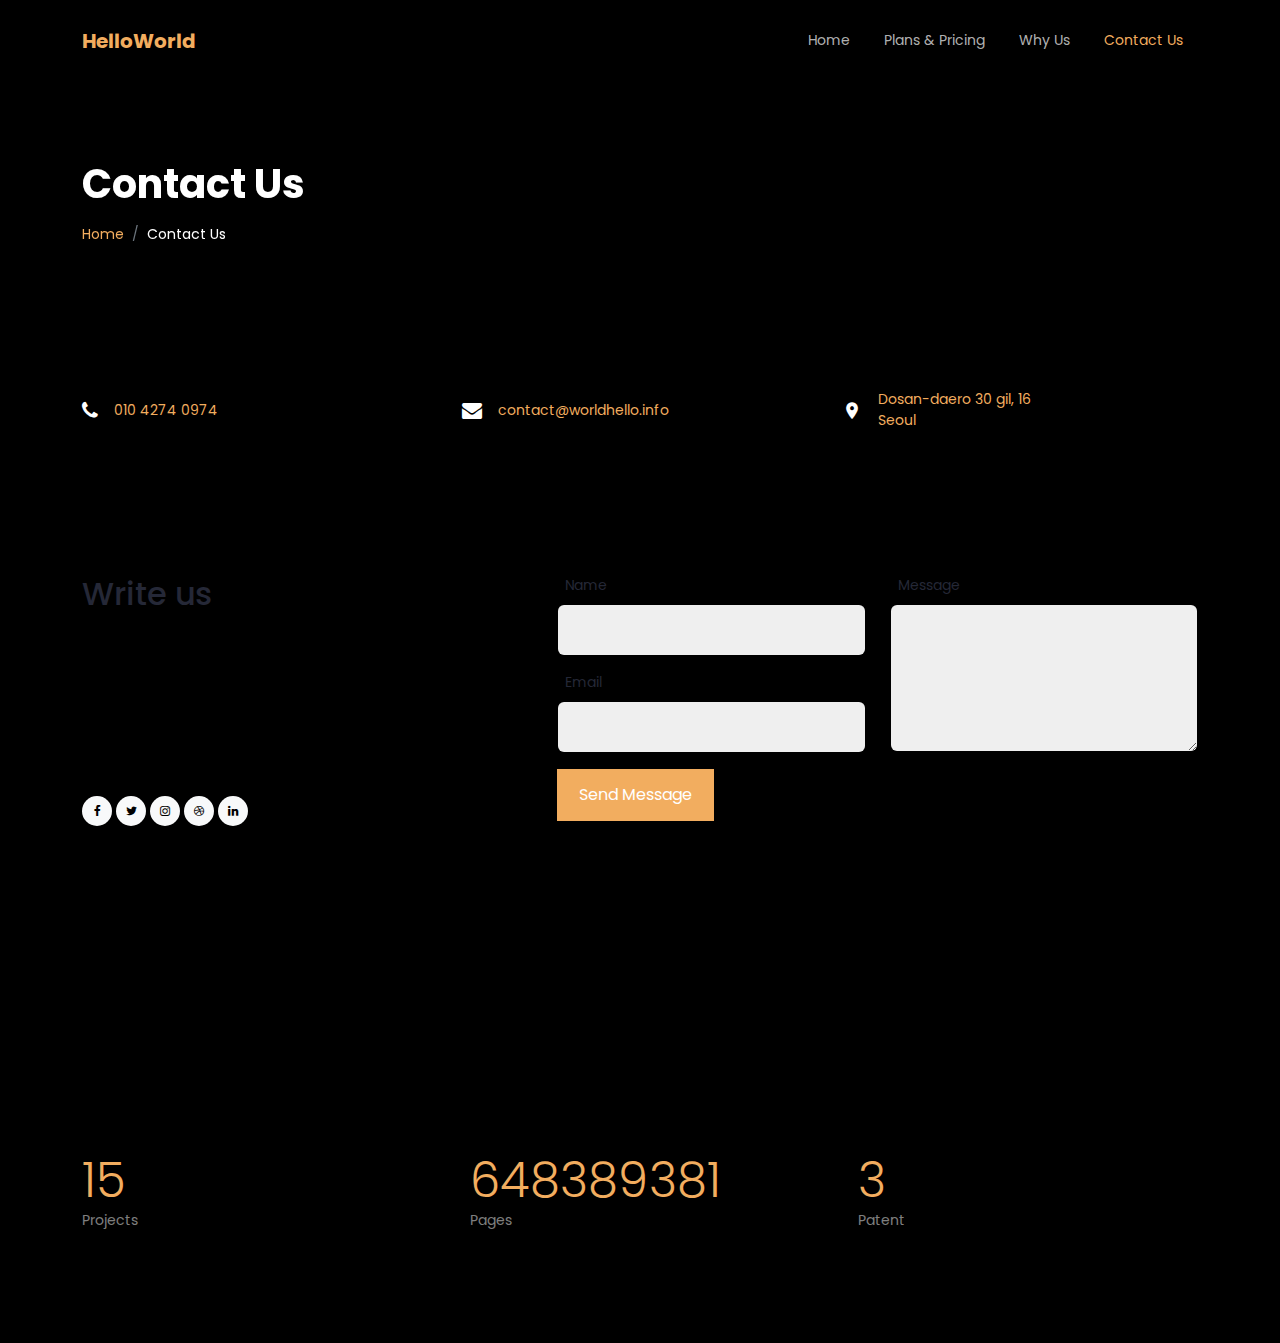
<file: contact.html>
<!doctype html>
<html lang="en">
<head>
	<!-- Required meta tags -->
	<meta charset="utf-8">
	<meta name="viewport" content="width=device-width, initial-scale=1">
	
	<link rel="preconnect" href="https://fonts.gstatic.com">
	<link href="https://fonts.googleapis.com/css2?family=Poppins:wght@400;700&display=swap" rel="stylesheet">


	<link rel="stylesheet" href="fonts/icomoon/style.css">
	<link rel="stylesheet" href="fonts/flaticon/font/flaticon.css">

	<link rel="stylesheet" href="css/tiny-slider.css">
	<link rel="stylesheet" href="css/aos.css">
	<link rel="stylesheet" href="css/glightbox.min.css">
	<link rel="stylesheet" href="css/style.css">

	<title>헬로월드 - Hello World! </title>
</head>
<body>

	<div class="site-mobile-menu site-navbar-target">
		<div class="site-mobile-menu-header">
			<div class="site-mobile-menu-close">
				<span class="icofont-close js-menu-toggle"></span>
			</div>
		</div>
		<div class="site-mobile-menu-body"></div>
	</div>

	<nav class="site-nav">
		<div class="container">
			<div class="site-navigation">
				<a href="index.html" class="logo m-0 float-start">HelloWorld<span class="text-white"></span> </a>

				<ul class="js-clone-nav d-none d-lg-inline-block text-start site-menu float-end">
					<li><a href="index.html">Home</a></li>
					<li><a href="plans.html">Plans &amp; Pricing</a></li>
					<li><a href="whyus.html">Why Us</a></li>
					<li class="active"><a href="contact.html">Contact Us</a></li>
				</ul>

				

				<a href="#" class="burger ms-auto float-end site-menu-toggle js-menu-toggle d-inline-block d-lg-none light" data-toggle="collapse" data-target="#main-navbar">
					<span></span>
				</a>
				
			</div>
		</div>
	</nav>

	
	<div class="section page-title bg-secondary">
		<div class="container mt-5">
			<h1 class="heading mb-3 fw-bold text-white" data-aos="fade-up" data-aos-delay="">Contact Us</h1>
			<nav aria-label="breadcrumb" data-aos="fade-up" data-aos-delay="100">
				<ol class="breadcrumb">
					<li class="breadcrumb-item"><a href="index.html">Home</a></li>
					<li class="breadcrumb-item active" aria-current="page">Contact Us</li>
				</ol>
			</nav>
		</div>
	</div>
	

	
	
	<div class="section py-3 bg-secondary">
		<div class="container">
			<div class="row align-items-center">
				<div class="col-xs-12 col-sm-6 col-md-6 col-lg-4">
					<div class="mb-3 feature-sm">
						<div class="d-flex mb-3 align-items-center text-orange">
							<span class="icon-phone me-3 text-white"></span>
							<div>
								010 4274 0974 <br>
							</div>
						</div>
						
					</div>
				</div>
				<div class="col-xs-12 col-sm-6 col-md-6 col-lg-4">
					<div class="mb-3 feature-sm">
						<a href="mailto://" class="d-flex mb-3 align-items-center text-orange">
							<span class="icon-envelope me-3 text-white"></span>
							<div>
								contact@worldhello.info
							</div>
						</a>
						
					</div>
				</div>
				<div class="col-xs-12 col-sm-6 col-md-6 col-lg-4">
					<div class="mb-3 feature-sm">
						<div class="d-flex mb-3 align-items-center text-orange">
							<span class="icon-room me-3 text-white"></span>
							<div>
								Dosan-daero 30 gil, 16<br>
								Seoul
							</div>
						</div>
						
					</div>
				</div>
			</div>
		</div>
	</div>


	<div class="section">
		<div class="container">
			<div class="row justify-content-between">
				<div class="col-lg-4">
					<h2 class="heading mb-4">Write us</h2>
					<p class="text-black-50 mb-5">컨설팅, 크롤링 서비스 이용, 개발 관련 문의는 contact@worldhello.info 메일을 남겨주세요.</p>
					<p class="text-black-50 mb-5"> .</p>

					<ul class="social social-2 list-unstyled mb-5">
						<li><a href="#"><span class="icon-facebook"></span></a></li>
						<li><a href="#"><span class="icon-twitter"></span></a></li>
						<li><a href="#"><span class="icon-instagram"></span></a></li>
						<li><a href="#"><span class="icon-dribbble"></span></a></li>
						<li><a href="#"><span class="icon-linkedin"></span></a></li>
					</ul>
				</div>
				<div class="col-lg-7">
					<form action="#" class="row">
						<div class="col-lg-6">
							<div class="mb-3">
								<label for="name" class="ms-2 mb-2">Name</label>
								<input type="text" class="form-control" id="name">
							</div>

							<div class="mb-3">
								<label for="email" class="ms-2 mb-2">Email</label>
								<input type="email" class="form-control" id="email">
							</div>
							
						</div>
						<div class="col-lg-6">
							<div class="mb-3">
								<label for="message" class="ms-2 mb-2">Message</label>
								<textarea class="form-control" name="" id="message" cols="30"></textarea>
							</div>
						</div>
						<div class="col-12">
							<div class="mb-3">
								<input type="submit" class="btn btn-primary" value="Send Message">
							</div>
						</div>
					</form>
				</div>
			</div>
		</div>
	</div>



	<div class="section bg-secondary section-counter">
		<div class="container">
			<div class="row g-5">
				<div class="col-12">
				</div>
				<div class="col-md-6 col-lg-4 mb-4 mb-lg-0">
					<span class="countup display-5 text-orange">15</span>
					<span class="text-white-50 d-block">Projects</span>
				</div>
				<div class="col-md-6 col-lg-4 mb-4 mb-lg-0">
					<span class="countup display-5 text-orange">648389381</span>
					<span class="text-white-50 d-block">Pages</span>
				</div>
				<div class="col-md-6 col-lg-4 mb-4 mb-lg-0">
					<span class="countup display-5 text-orange">3</span>
					<span class="text-white-50 d-block">Patent</span>
				</div>
			</div>
		</div>
	</div>

	<script src="js/bootstrap.bundle.min.js"></script>
	<script src="js/tiny-slider.js"></script>
	<script src="js/aos.js"></script>
	<script src="js/navbar.js"></script>
	<script src="js/glightbox.min.js"></script>
	<script src="js/counter.js"></script>
	<script src="js/custom.js"></script>
</body>
</html>
</file>
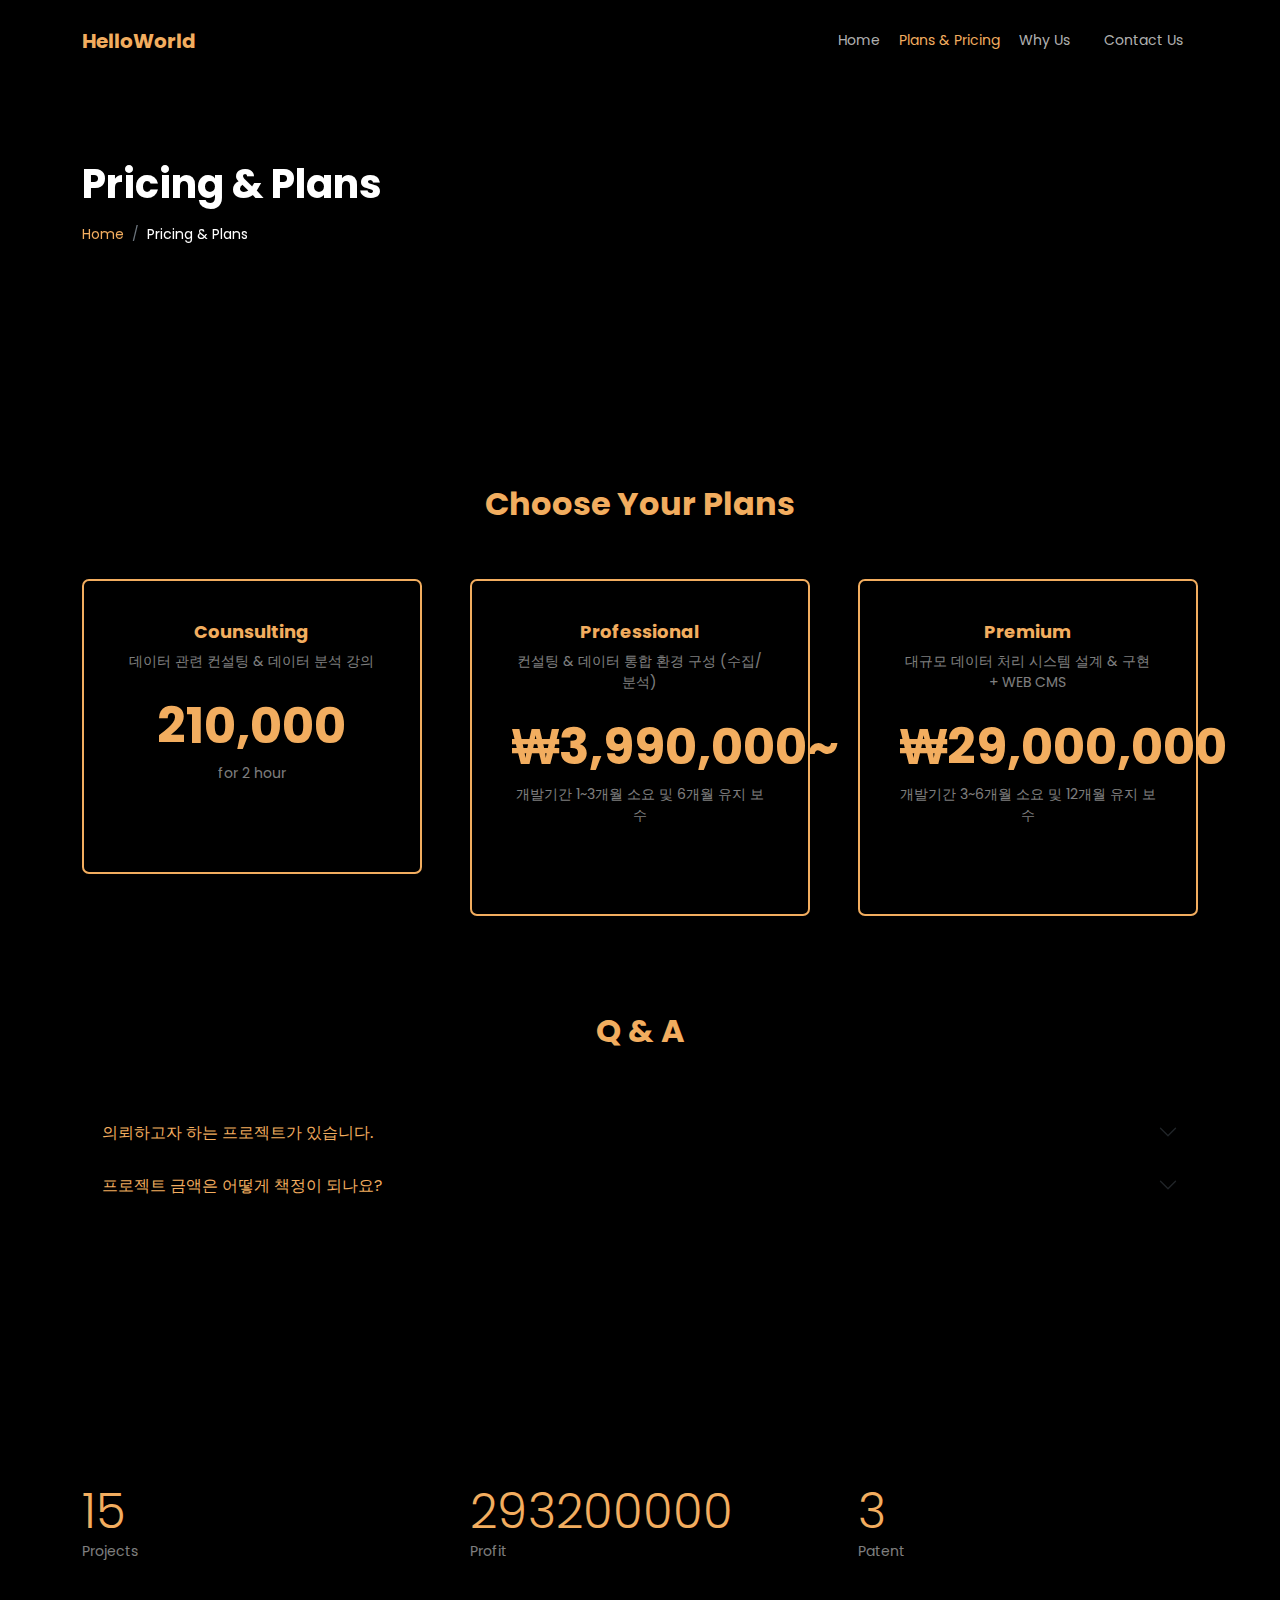
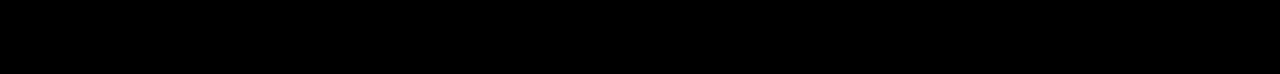
<file: plans.html>
<!doctype html>
<html lang="en">
<head>
	<!-- Required meta tags -->
	<meta charset="utf-8">
	<meta name="viewport" content="width=device-width, initial-scale=1">
	
	<link rel="preconnect" href="https://fonts.gstatic.com">
	<link href="https://fonts.googleapis.com/css2?family=Poppins:wght@400;700&display=swap" rel="stylesheet">


	<link rel="stylesheet" href="fonts/icomoon/style.css">
	<link rel="stylesheet" href="fonts/flaticon/font/flaticon.css">

	<link rel="stylesheet" href="css/tiny-slider.css">
	<link rel="stylesheet" href="css/aos.css">
	<link rel="stylesheet" href="css/glightbox.min.css">
	<link rel="stylesheet" href="css/style.css">

	<title>헬로월드 - Hello World! </title>
</head>
<body>

	<div class="site-mobile-menu site-navbar-target">
		<div class="site-mobile-menu-header">
			<div class="site-mobile-menu-close">
				<span class="icofont-close js-menu-toggle"></span>
			</div>
		</div>
		<div class="site-mobile-menu-body"></div>
	</div>

	<nav class="site-nav">
		<div class="container">
			<div class="site-navigation">
				<a href="index.html" class="logo m-0 float-start">HelloWorld<span class="text-white"></span> </a>
				<ul class="js-clone-nav d-none d-lg-inline-block text-start site-menu float-end">
					<li><a href="index.html">Home</a></li>
					<a href="plans.html">Plans &amp; Pricing</a>
					<li><a href="whyus.html">Why Us</a></li>
					<li><a href="contact.html">Contact Us</a></li>
				</ul>
				<a href="#" class="burger ms-auto float-end site-menu-toggle js-menu-toggle d-inline-block d-lg-none light" data-toggle="collapse" data-target="#main-navbar">
					<span></span>
				</a>
			</div>
		</div>
	</nav>

	
	<div class="section page-title bg-orange">
		<div class="container mt-5">
			<h1 class="heading mb-3 fw-bold text-white" data-aos="fade-up" data-aos-delay="">Pricing &amp; Plans</h1>
			<nav aria-label="breadcrumb" data-aos="fade-up" data-aos-delay="100">
				<ol class="breadcrumb">
					<li class="breadcrumb-item"><a href="index.html">Home</a></li>
					<li class="breadcrumb-item active" aria-current="page">Pricing &amp; Plans</li>
				</ol>
			</nav>
		</div>
	</div>
	

	<div class="section">
		<div class="container">
			<div class="row mb-5">
				<div class="col-lg-6 text-center mx-auto">
					<h2 class="fw-bold text-orange heading">Choose Your Plans</h2>
				</div>
			</div>
			<div class="row g-5 mb-5">
				<div class="col-md-6 col-lg-4">
					<div class="pricing">
						<h2 class="text-orange">Counsulting</h2>
						<p class="text-white-50">데이터 관련 컨설팅 & 데이터 분석 강의</p>
						<strong class="price text-orange d-block"> 210,000</strong>
						<span class="text-white-50 d-block mb-5">for 2 hour</span>
					</div>
				</div>
				<div class="col-md-6 col-lg-4">
					<div class="pricing active">
						<h2 class="text-orange">Professional</h2>
						<p class="text-white-50">컨설팅 & 데이터 통합 환경 구성 (수집/분석)</p>
						<strong class="price text-orange d-block">₩3,990,000~</strong>
						<span class="text-white-50 d-block mb-5">개발기간 1~3개월 소요 및 6개월 유지 보수</span>
					</div>
				</div>
				<div class="col-md-6 col-lg-4">
					<div class="pricing">
						<h2 class="text-orange">Premium</h2>
						<p class="text-white-50">대규모 데이터 처리 시스템 설계 & 구현 + WEB CMS </p>
						<strong class="price text-orange d-block">₩29,000,000</strong>
						<span class="text-white-50 d-block mb-5">개발기간 3~6개월 소요 및 12개월 유지 보수</span>
					</div>
				</div>
			</div>

			<div class="row justify-content-center">
				<div class="col-12 text-center my-5">
					<h2 class="fw-bold text-orange heading">Q & A</h2>
				</div>
				<div class="col-lg-12">
					<div class="accordion accordion-flush" id="accordionFlushExample">
						<div class="accordion-item">
							<h2 class="accordion-header" id="flush-headingOne">
								<button class="accordion-button collapsed" type="button" data-bs-toggle="collapse" data-bs-target="#flush-collapseOne" aria-expanded="false" aria-controls="flush-collapseOne">
									<span class="text-orange"> 의뢰하고자 하는 프로젝트가 있습니다.  </span>
								</button> 
							</h2>
							<div id="flush-collapseOne" class="accordion-collapse collapse" aria-labelledby="flush-headingOne" data-bs-parent="#accordionFlushExample">
								<div class="accordion-body text-white">
									메일이나 전화로 문의 주시면 상담을 도와 드립니다. 기본적인 진행과정은 아래와 같습니다. <br> <br>
									1. 문의하시고자 하는 개발 내용에 대해 논의 합니다.  (현재 서비스 구성 상태 등을 고려 합니다.)<br>
									2. 개발 범위에 따른 플랜 및 세부 가격, 개발 기간 등을 산정하여 견적서를 발송해 드립니다. <br>
									3. 전자서명 계약서 작성합니다.<br>
								</div>
							</div>
						</div>
						<div class="accordion-item">
							<h2 class="accordion-header" id="flush-headingTwo">
								<button class="accordion-button collapsed" type="button" data-bs-toggle="collapse" data-bs-target="#flush-collapseTwo" aria-expanded="false" aria-controls="flush-collapseTwo">
									<span class="text-orange"> 프로젝트 금액은 어떻게 책정이 되나요?  </span>
								</button>
							</h2>
							<div id="flush-collapseTwo" class="accordion-collapse collapse" aria-labelledby="flush-headingTwo" data-bs-parent="#accordionFlushExample">
								<div class="accordion-body text-white">
									메일이나 전화로 문의 주시면 상담을 도와 드립니다. <br>
									현재의 구성 환경과 필요한 개발 범위를 고려하여 비용을 산출해 드립니다. 
								</div>
							</div>
						</div>
					</div>
				</div>
			</div>
		</div>
	</div>


	<!-- 
	<div class="section pt-0">
		<div class="container">
			<div class="row mb-5">
				<div class="col-7 text-center mx-auto">
					<h2 class="fw-bold text-secondary heading">Testimonials</h2>
				</div>
			</div>

			<div class="row">
				<div class="col-md-6 col-lg-4">
					<div class="testimonial-horizontal d-flex mt-5">
						<div class="img">
							<img src="images/person_1.jpg" alt="Image" class="img-fluid">
						</div>
						<blockquote class="text">
							<p>A small river named Duden flows by their place and supplies it with the necessary regelialia. It is a paradisematic country, in which roasted parts of sentences fly into your mouth.</p>
							<div class="author">
								<strong class="d-inline-block">John Doe</strong>,
								<span class="">XYZ Inc.</span>
							</div>
						</blockquote>
					</div>
				</div>
				<div class="col-md-6 col-lg-4">
					<div class="testimonial-horizontal d-flex mt-5">
						<div class="img">
							<img src="images/person_2.jpg" alt="Image" class="img-fluid">
						</div>
						<blockquote class="text">
							<p>A small river named Duden flows by their place and supplies it with the necessary regelialia. It is a paradisematic country, in which roasted parts of sentences fly into your mouth.</p>
							<div class="author">
								<strong class="d-inline-block">John Doe</strong>,
								<span class="">XYZ Inc.</span>
							</div>
						</blockquote>
					</div>
				</div>
				<div class="col-md-6 col-lg-4">
					<div class="testimonial-horizontal d-flex mt-5">
						<div class="img">
							<img src="images/person_3.jpg" alt="Image" class="img-fluid">
						</div>
						<blockquote class="text">
							<p>A small river named Duden flows by their place and supplies it with the necessary regelialia. It is a paradisematic country, in which roasted parts of sentences fly into your mouth.</p>
							<div class="author">
								<strong class="d-inline-block">John Doe</strong>,
								<span class="">XYZ Inc.</span>
							</div>
						</blockquote>
					</div>
				</div>
			</div>
		</div>
	</div>

-->

	<div class="section bg-secondary section-counter">
		<div class="container">
			<div class="row g-5">
				<div class="col-12">
				</div>
				<div class="col-md-6 col-lg-4 mb-4 mb-lg-0">
					<span class="countup display-5 text-orange">15</span>
					<span class="text-white-50 d-block">Projects</span>
				</div>
				<div class="col-md-6 col-lg-4 mb-4 mb-lg-0">
					<span class="countup display-5 text-orange">293200000</span>
					<span class="text-white-50 d-block">Profit</span>
				</div>
				<div class="col-md-6 col-lg-4 mb-4 mb-lg-0">
					<span class="countup display-5 text-orange">3</span>
					<span class="text-white-50 d-block">Patent</span>
				</div>
			</div>
		</div>
	</div>


	<script src="js/bootstrap.bundle.min.js"></script>
	<script src="js/tiny-slider.js"></script>
	<script src="js/aos.js"></script>
	<script src="js/navbar.js"></script>
	<script src="js/glightbox.min.js"></script>
	<script src="js/counter.js"></script>
	<script src="js/custom.js"></script>
</body>
</html>
</file>
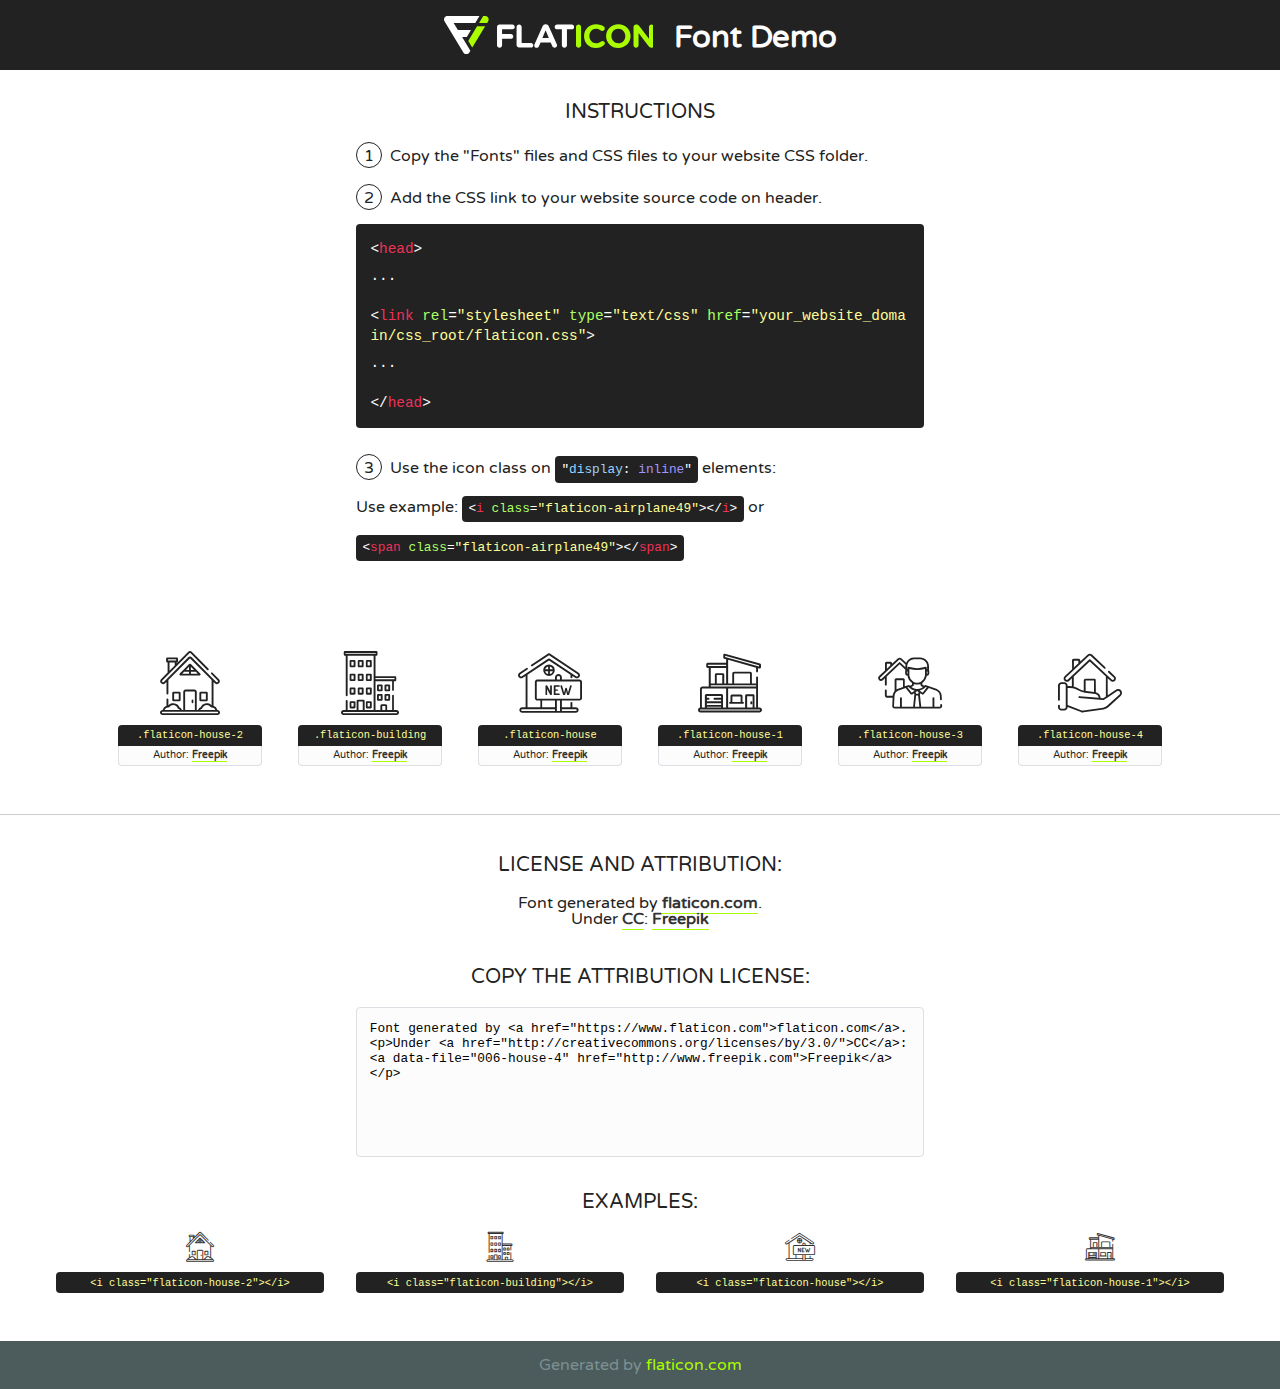
<file: fonts/flaticon/font/flaticon.html>
<!DOCTYPE html>
<!--
  Flaticon icon font: Flaticon
  Creation date: 29/11/2020 06:42
-->
<html>
<!DOCTYPE html>
<html>

<head>
    <title>Flaticon WebFont</title>
    <link href="http://fonts.googleapis.com/css?family=Varela+Round" rel="stylesheet" type="text/css" />
    <link rel="stylesheet" type="text/css" href="flaticon.css">
    <meta charset="UTF-8">
    <style>
    html, body, div, span, applet, object, iframe,
    h1, h2, h3, h4, h5, h6, p, blockquote, pre,
    a, abbr, acronym, address, big, cite, code,
    del, dfn, em, img, ins, kbd, q, s, samp,
    small, strike, strong, sub, sup, tt, var,
    b, u, i, center,
    dl, dt, dd, ol, ul, li,
    fieldset, form, label, legend,
    table, caption, tbody, tfoot, thead, tr, th, td,
    article, aside, canvas, details, embed, 
    figure, figcaption, footer, header, hgroup, 
    menu, nav, output, ruby, section, summary,
    time, mark, audio, video {
        margin: 0;
        padding: 0;
        border: 0;
        font-size: 100%;
        font: inherit;
        vertical-align: baseline;
    }
    /* HTML5 display-role reset for older browsers */
    article, aside, details, figcaption, figure, 
    footer, header, hgroup, menu, nav, section {
        display: block;
    }
    body {
        line-height: 1;
    }
    ol, ul {
        list-style: none;
    }
    blockquote, q {
        quotes: none;
    }
    blockquote:before, blockquote:after,
    q:before, q:after {
        content: '';
        content: none;
    }
    table {
        border-collapse: collapse;
        border-spacing: 0;
    }
    body {
        font-family: 'Varela Round', Helvetica, Arial, sans-serif;
        font-size: 16px;
        color: #222;
    }
    a {
        color: #333;
        border-bottom: 1px solid #a9fd00;
        font-weight: bold;
        text-decoration: none;
    }
    * {
        -moz-box-sizing: border-box;
        -webkit-box-sizing: border-box;
        box-sizing: border-box;
        margin: 0;
        padding: 0;
    }
    [class^="flaticon-"]:before, [class*=" flaticon-"]:before, [class^="flaticon-"]:after, [class*=" flaticon-"]:after {
        font-family: Flaticon;
        font-size: 30px;
        font-style: normal;
        margin-left: 20px;
        color: #333;
    }
    .wrapper {
        max-width: 600px;
        margin: auto;
        padding: 0 1em;
    }
    .title {
        font-size: 1.25em;
        text-align: center;
        margin-bottom: 1em;
        text-transform: uppercase;
    }
    header {
        text-align: center;
        background-color: #222;
        color: #fff;
        padding: 1em;
    }
    header .logo {
        width: 210px;
        height: 38px;
        display: inline-block;
        vertical-align: middle;
        margin-right: 1em;
        border: none;
    }
    header strong {
        font-size: 1.95em;
        font-weight: bold;
        vertical-align: middle;
        margin-top: 5px;
        display: inline-block;
    }
    .demo {
        margin: 2em auto;
        line-height: 1.25em;
    }
    .demo ul li {
        margin-bottom: 1em;
    }
    .demo ul li .num {
        color: #222;
        border-radius: 20px;
        display: inline-block;
        width: 26px;
        padding: 3px;
        height: 26px;
        text-align: center;
        margin-right: 0.5em;
        border: 1px solid #222;
    }
    .demo ul li code {
        background-color: #222;
        border-radius: 4px;
        padding: 0.25em 0.5em;
        display: inline-block;
        color: #fff;
        font-family: Consolas,Monaco,Lucida Console,Liberation Mono,DejaVu Sans Mono,Bitstream Vera Sans Mono,Courier New, monospace;
        font-weight: lighter;
        margin-top: 1em;
        font-size: 0.8em;
        word-break: break-all;
    }
    .demo ul li code.big {
        padding: 1em;
        font-size: 0.9em;
    }
    .demo ul li code .red {
        color: #EF3159;
    }
    .demo ul li code .green {
        color: #ACFF65;
    }
    .demo ul li code .yellow {
        color: #FFFF99;
    }
    .demo ul li code .blue {
        color: #99D3FF;
    }
    .demo ul li code .purple {
        color: #A295FF;
    }
    .demo ul li code .dots {
        margin-top: 0.5em;
        display: block;
    }
    #glyphs {
        border-bottom: 1px solid #ccc;
        padding: 2em 0;
        text-align: center;
    }
    .glyph {
        display: inline-block;
        width: 9em;
        margin: 1em;
        text-align: center;
        vertical-align: top;
        background: #FFF;
    }
    .glyph .glyph-icon {
        padding: 10px;
        display: block;
        font-family:"Flaticon";
        font-size: 64px;
        line-height: 1;
    }
    .glyph .glyph-icon:before {
        font-size: 64px;
        color: #222;
        margin-left: 0;
    }
    .class-name {
        font-size: 0.65em;
        background-color: #222;
        color: #fff;
        border-radius: 4px 4px 0 0;
        padding: 0.5em;
        color: #FFFF99;
        font-family: Consolas,Monaco,Lucida Console,Liberation Mono,DejaVu Sans Mono,Bitstream Vera Sans Mono,Courier New, monospace;
    }
    .author-name {
        font-size: 0.6em;
        background-color: #fcfcfd;
        border: 1px solid #DEDEE4;
        border-top: 0;
        border-radius: 0 0 4px 4px;
        padding: 0.5em;
    }
    .class-name:last-child {
        font-size: 10px;
        color:#888;
    }
    .class-name:last-child a {
        font-size: 10px;
        color:#555;
    }
    .class-name:last-child a:hover {
        color:#a9fd00;
    }
    .glyph > input {
        display: block;
        width: 100px;
        margin: 5px auto;
        text-align: center;
        font-size: 12px;
        cursor: text;
    }
    .glyph > input.icon-input {
        font-family:"Flaticon";
        font-size: 16px;
        margin-bottom: 10px;
    }
    .attribution .title {
        margin-top: 2em;
    }
    .attribution textarea {
        background-color: #fcfcfd;
        padding: 1em;
        border: none;
        box-shadow: none;
        border: 1px solid #DEDEE4;
        border-radius: 4px;
        resize: none;
        width: 100%;
        height: 150px;
        font-size: 0.8em;
        font-family: Consolas,Monaco,Lucida Console,Liberation Mono,DejaVu Sans Mono,Bitstream Vera Sans Mono,Courier New, monospace;
        -webkit-appearance: none;
    }
    .iconsuse {
        margin: 2em auto;
        text-align: center;
        max-width: 1200px;
    }
    .iconsuse:after {
        content: '';
        display: table;
        clear: both;
    }
    .iconsuse .image {
        float: left;
        width: 25%;
        padding: 0 1em;
    }
    .iconsuse .image p {
        margin-bottom: 1em;
    }
    .iconsuse .image span {
        display: block;
        font-size: 0.65em;
        background-color: #222;
        color: #fff;
        border-radius: 4px;
        padding: 0.5em;
        color: #FFFF99;
        margin-top: 1em;
        font-family: Consolas,Monaco,Lucida Console,Liberation Mono,DejaVu Sans Mono,Bitstream Vera Sans Mono,Courier New, monospace;
    }
    #footer {
        text-align: center;
        background-color: #4C5B5C;
        color: #7c9192;
        padding: 1em;
    }
    #footer a {
        border: none;
        color: #a9fd00;
        font-weight: normal;
    }
    @media (max-width: 960px) {
        .iconsuse .image {
            width: 50%;
        }
    }
    @media (max-width: 560px) {
        .iconsuse .image {
            width: 100%;
        }
    }
    </style>
</head>

<body class="characters-off">

    <header>
        <a href="https://www.flaticon.com" target="_blank" class="logo">
            <svg version="1.1" xmlns="http://www.w3.org/2000/svg" xmlns:xlink="http://www.w3.org/1999/xlink" xmlns:a="http://ns.adobe.com/AdobeSVGViewerExtensions/3.0/" viewBox="0 0 560.875 102.036" enable-background="new 0 0 560.875 102.036" xml:space="preserve">
                <defs>
                </defs>
                <g>
                    <g class="letters">
                        <path fill="#ffffff" d="M141.596,29.675c0-3.777,2.985-6.767,6.764-6.767h34.438c3.426,0,6.15,2.728,6.15,6.15
                        c0,3.43-2.724,6.149-6.15,6.149h-27.674v13.091h23.719c3.429,0,6.151,2.724,6.151,6.15c0,3.43-2.723,6.149-6.151,6.149h-23.719
                        v17.574c0,3.773-2.986,6.761-6.764,6.761c-3.779,0-6.764-2.989-6.764-6.761V29.675z"></path>
                        <path fill="#ffffff" d="M193.844,29.149c0-3.781,2.985-6.767,6.764-6.767c3.776,0,6.763,2.985,6.763,6.767v42.957h25.039
                        c3.426,0,6.149,2.726,6.149,6.153c0,3.425-2.723,6.15-6.149,6.15h-31.802c-3.779,0-6.764-2.986-6.764-6.768V29.149z"></path>
                        <path fill="#ffffff" d="M241.891,75.71l21.438-48.407c1.492-3.341,4.215-5.357,7.906-5.357h0.792
                        c3.686,0,6.323,2.017,7.815,5.357l21.439,48.407c0.436,0.967,0.701,1.845,0.701,2.723c0,3.602-2.809,6.501-6.414,6.501
                        c-3.161,0-5.269-1.845-6.499-4.655l-4.132-9.661h-27.059l-4.301,10.102c-1.144,2.631-3.426,4.214-6.237,4.214
                        c-3.517,0-6.24-2.81-6.24-6.325C241.1,77.64,241.451,76.677,241.891,75.71z M279.932,58.666l-8.521-20.297l-8.526,20.297H279.932
                        z"></path>
                        <path fill="#ffffff" d="M314.864,35.387H301.86c-3.429,0-6.239-2.813-6.239-6.238c0-3.429,2.811-6.24,6.239-6.24h39.533
                        c3.426,0,6.237,2.811,6.237,6.24c0,3.425-2.811,6.238-6.237,6.238h-13.001v42.785c0,3.773-2.99,6.761-6.764,6.761
                        c-3.779,0-6.764-2.989-6.764-6.761V35.387z"></path>
                        <path fill="#A9FD00" d="M352.615,29.149c0-3.781,2.985-6.767,6.767-6.767c3.774,0,6.761,2.985,6.761,6.767v49.024
                        c0,3.773-2.987,6.761-6.761,6.761c-3.781,0-6.767-2.989-6.767-6.761V29.149z"></path>
                        <path fill="#A9FD00" d="M374.132,53.836v-0.179c0-17.481,13.178-31.801,32.065-31.801c9.22,0,15.459,2.458,20.557,6.238
                        c1.402,1.054,2.637,2.985,2.637,5.357c0,3.692-2.985,6.59-6.681,6.59c-1.845,0-3.071-0.702-4.044-1.319
                        c-3.776-2.813-7.729-4.393-12.562-4.393c-10.364,0-17.831,8.611-17.831,19.154v0.173c0,10.542,7.291,19.329,17.831,19.329
                        c5.715,0,9.492-1.756,13.359-4.834c1.049-0.874,2.458-1.491,4.039-1.491c3.429,0,6.325,2.813,6.325,6.236
                        c0,2.106-1.056,3.78-2.282,4.834c-5.539,4.834-12.036,7.733-21.878,7.733C387.572,85.464,374.132,71.493,374.132,53.836z"></path>
                        <path fill="#A9FD00" d="M433.009,53.836v-0.179c0-17.481,13.79-31.801,32.766-31.801c18.981,0,32.592,14.143,32.592,31.628v0.173
                        c0,17.483-13.785,31.807-32.769,31.807C446.625,85.464,433.009,71.32,433.009,53.836z M484.224,53.836v-0.179
                        c0-10.539-7.725-19.326-18.626-19.326c-10.893,0-18.449,8.611-18.449,19.154v0.173c0,10.542,7.73,19.329,18.626,19.329
                        C476.676,72.986,484.224,64.378,484.224,53.836z"></path>
                        <path fill="#A9FD00" d="M506.233,29.321c0-3.774,2.99-6.763,6.767-6.763h1.401c3.252,0,5.183,1.583,7.029,3.953l26.093,34.265
                        V29.059c0-3.692,2.99-6.677,6.681-6.677c3.683,0,6.671,2.985,6.671,6.677v48.934c0,3.78-2.987,6.765-6.764,6.765h-0.436
                        c-3.257,0-5.188-1.581-7.034-3.953l-27.056-35.492v32.944c0,3.687-2.985,6.676-6.678,6.676c-3.683,0-6.673-2.989-6.673-6.676
                        V29.321z"></path>
                    </g>
                    <g class="insignia">
                        <path fill="#ffffff" d="M48.372,56.137h12.517l11.156-18.537H37.186L25.688,18.539h57.825L94.668,0H9.271
                        C5.925,0,2.842,1.801,1.198,4.716c-1.644,2.907-1.593,6.482,0.134,9.343l50.38,83.501c1.678,2.781,4.689,4.476,7.938,4.476
                        c3.246,0,6.257-1.695,7.935-4.476l2.898-4.804L48.372,56.137z"></path>
                        <g class="i">
                            <path fill="#A9FD00" d="M93.575,18.539h0.031v0.004l21.652,0.004l2.705-4.488c1.727-2.861,1.778-6.436,0.133-9.343
                            C116.454,1.801,113.371,0,110.026,0h-5.294L93.575,18.539z"></path>
                            <polygon fill="#A9FD00" points="88.291,27.356 64.725,66.486 75.519,84.404 109.942,27.356"></polygon>
                        </g>
                    </g>
                </g>
            </svg>
        </a>
        <strong>Font Demo</strong>
    </header>


    <section class="demo wrapper">

        <p class="title">Instructions</p>

        <ul>
            <li>
                <span class="num">1</span>Copy the "Fonts" files and CSS files to your website CSS folder.
            </li>
            <li>
                <span class="num">2</span>Add the CSS link to your website source code on header.
                <code class="big">
                    &lt;<span class="red">head</span>&gt;
                    <br/><span class="dots">...</span>
                    <br/>&lt;<span class="red">link</span> <span class="green">rel</span>=<span class="yellow">"stylesheet"</span> <span class="green">type</span>=<span class="yellow">"text/css"</span> <span class="green">href</span>=<span class="yellow">"your_website_domain/css_root/flaticon.css"</span>&gt;
                    <br/><span class="dots">...</span>
                    <br/>&lt;/<span class="red">head</span>&gt;
                </code>
            </li>

            <li>
                <p>
                    <span class="num">3</span>Use the icon class on <code>"<span class="blue">display</span>:<span class="purple"> inline</span>"</code> elements:
                    <br />
                    Use example: <code>&lt;<span class="red">i</span> <span class="green">class</span>=<span class="yellow">&quot;flaticon-airplane49&quot;</span>&gt;&lt;/<span class="red">i</span>&gt;</code> or <code>&lt;<span class="red">span</span> <span class="green">class</span>=<span class="yellow">&quot;flaticon-airplane49&quot;</span>&gt;&lt;/<span class="red">span</span>&gt;</code>
            </li>
        </ul>

    </section>




   <section id="glyphs">          
    
      
        <div class="glyph"><div class="glyph-icon flaticon-house-2"></div>
            <div class="class-name">.flaticon-house-2</div>
            <div class="author-name">Author: <a data-file="001-house-2" href="http://www.freepik.com">Freepik</a> </div> 
        </div>        
        
        <div class="glyph"><div class="glyph-icon flaticon-building"></div>
            <div class="class-name">.flaticon-building</div>
            <div class="author-name">Author: <a data-file="002-building" href="http://www.freepik.com">Freepik</a> </div> 
        </div>        
        
        <div class="glyph"><div class="glyph-icon flaticon-house"></div>
            <div class="class-name">.flaticon-house</div>
            <div class="author-name">Author: <a data-file="003-house" href="http://www.freepik.com">Freepik</a> </div> 
        </div>        
        
        <div class="glyph"><div class="glyph-icon flaticon-house-1"></div>
            <div class="class-name">.flaticon-house-1</div>
            <div class="author-name">Author: <a data-file="004-house-1" href="http://www.freepik.com">Freepik</a> </div> 
        </div>        
        
        <div class="glyph"><div class="glyph-icon flaticon-house-3"></div>
            <div class="class-name">.flaticon-house-3</div>
            <div class="author-name">Author: <a data-file="005-house-3" href="http://www.freepik.com">Freepik</a> </div> 
        </div>        
        
        <div class="glyph"><div class="glyph-icon flaticon-house-4"></div>
            <div class="class-name">.flaticon-house-4</div>
            <div class="author-name">Author: <a data-file="006-house-4" href="http://www.freepik.com">Freepik</a> </div> 
        </div>        
        

    </section>



    <section class="attribution wrapper"   style="text-align:center;">

      <div class="title">License and attribution:</div><div class="attrDiv">Font generated by <a href="https://www.flaticon.com">flaticon.com</a>. <div><p>Under <a href="http://creativecommons.org/licenses/by/3.0/">CC</a>: <a data-file="006-house-4" href="http://www.freepik.com">Freepik</a></p>  </div>
      </div>
      <div class="title">Copy the Attribution License:</div>

    <textarea onclick="this.focus();this.select();">Font generated by &lt;a href=&quot;https://www.flaticon.com&quot;&gt;flaticon.com&lt;/a&gt;. <p>Under <a href="http://creativecommons.org/licenses/by/3.0/">CC</a>: <a data-file="006-house-4" href="http://www.freepik.com">Freepik</a></p>  
     </textarea>

    </section>

    <section class="iconsuse">

          <div class="title">Examples:</div>            
             
            <div class="image">
                <p>
                    <i class="glyph-icon flaticon-house-2"></i> 
                    <span>&lt;i class=&quot;flaticon-house-2&quot;&gt;&lt;/i&gt;</span>
                </p>
            </div>
            
            <div class="image">
                <p>
                    <i class="glyph-icon flaticon-building"></i> 
                    <span>&lt;i class=&quot;flaticon-building&quot;&gt;&lt;/i&gt;</span>
                </p>
            </div>
            
            <div class="image">
                <p>
                    <i class="glyph-icon flaticon-house"></i> 
                    <span>&lt;i class=&quot;flaticon-house&quot;&gt;&lt;/i&gt;</span>
                </p>
            </div>
            
            <div class="image">
                <p>
                    <i class="glyph-icon flaticon-house-1"></i> 
                    <span>&lt;i class=&quot;flaticon-house-1&quot;&gt;&lt;/i&gt;</span>
                </p>
            </div>
                       
        </div>
                            
    </section>

<div id="footer">
    <div>Generated by <a href="https://www.flaticon.com">flaticon.com</a>
    </div>
</div>



</body>
</html>
</file>
<file: fonts/icomoon/style.css>
@font-face {
  font-family: 'icomoon';
  src:  url('fonts/icomoon.eot?10si43');
  src:  url('fonts/icomoon.eot?10si43#iefix') format('embedded-opentype'),
    url('fonts/icomoon.ttf?10si43') format('truetype'),
    url('fonts/icomoon.woff?10si43') format('woff'),
    url('fonts/icomoon.svg?10si43#icomoon') format('svg');
  font-weight: normal;
  font-style: normal;
}

[class^="icon-"], [class*=" icon-"] {
  /* use !important to prevent issues with browser extensions that change fonts */
  font-family: 'icomoon' !important;
  speak: none;
  font-style: normal;
  font-weight: normal;
  font-variant: normal;
  text-transform: none;
  line-height: 1;

  /* Better Font Rendering =========== */
  -webkit-font-smoothing: antialiased;
  -moz-osx-font-smoothing: grayscale;
}

.icon-asterisk:before {
  content: "\f069";
}
.icon-plus:before {
  content: "\f067";
}
.icon-question:before {
  content: "\f128";
}
.icon-minus:before {
  content: "\f068";
}
.icon-glass:before {
  content: "\f000";
}
.icon-music:before {
  content: "\f001";
}
.icon-search:before {
  content: "\f002";
}
.icon-envelope-o:before {
  content: "\f003";
}
.icon-heart:before {
  content: "\f004";
}
.icon-star:before {
  content: "\f005";
}
.icon-star-o:before {
  content: "\f006";
}
.icon-user:before {
  content: "\f007";
}
.icon-film:before {
  content: "\f008";
}
.icon-th-large:before {
  content: "\f009";
}
.icon-th:before {
  content: "\f00a";
}
.icon-th-list:before {
  content: "\f00b";
}
.icon-check:before {
  content: "\f00c";
}
.icon-close:before {
  content: "\f00d";
}
.icon-remove:before {
  content: "\f00d";
}
.icon-times:before {
  content: "\f00d";
}
.icon-search-plus:before {
  content: "\f00e";
}
.icon-search-minus:before {
  content: "\f010";
}
.icon-power-off:before {
  content: "\f011";
}
.icon-signal:before {
  content: "\f012";
}
.icon-cog:before {
  content: "\f013";
}
.icon-gear:before {
  content: "\f013";
}
.icon-trash-o:before {
  content: "\f014";
}
.icon-home:before {
  content: "\f015";
}
.icon-file-o:before {
  content: "\f016";
}
.icon-clock-o:before {
  content: "\f017";
}
.icon-road:before {
  content: "\f018";
}
.icon-download:before {
  content: "\f019";
}
.icon-arrow-circle-o-down:before {
  content: "\f01a";
}
.icon-arrow-circle-o-up:before {
  content: "\f01b";
}
.icon-inbox:before {
  content: "\f01c";
}
.icon-play-circle-o:before {
  content: "\f01d";
}
.icon-repeat:before {
  content: "\f01e";
}
.icon-rotate-right:before {
  content: "\f01e";
}
.icon-refresh:before {
  content: "\f021";
}
.icon-list-alt:before {
  content: "\f022";
}
.icon-lock:before {
  content: "\f023";
}
.icon-flag:before {
  content: "\f024";
}
.icon-headphones:before {
  content: "\f025";
}
.icon-volume-off:before {
  content: "\f026";
}
.icon-volume-down:before {
  content: "\f027";
}
.icon-volume-up:before {
  content: "\f028";
}
.icon-qrcode:before {
  content: "\f029";
}
.icon-barcode:before {
  content: "\f02a";
}
.icon-tag:before {
  content: "\f02b";
}
.icon-tags:before {
  content: "\f02c";
}
.icon-book:before {
  content: "\f02d";
}
.icon-bookmark:before {
  content: "\f02e";
}
.icon-print:before {
  content: "\f02f";
}
.icon-camera:before {
  content: "\f030";
}
.icon-font:before {
  content: "\f031";
}
.icon-bold:before {
  content: "\f032";
}
.icon-italic:before {
  content: "\f033";
}
.icon-text-height:before {
  content: "\f034";
}
.icon-text-width:before {
  content: "\f035";
}
.icon-align-left:before {
  content: "\f036";
}
.icon-align-center:before {
  content: "\f037";
}
.icon-align-right:before {
  content: "\f038";
}
.icon-align-justify:before {
  content: "\f039";
}
.icon-list:before {
  content: "\f03a";
}
.icon-dedent:before {
  content: "\f03b";
}
.icon-outdent:before {
  content: "\f03b";
}
.icon-indent:before {
  content: "\f03c";
}
.icon-video-camera:before {
  content: "\f03d";
}
.icon-image:before {
  content: "\f03e";
}
.icon-photo:before {
  content: "\f03e";
}
.icon-picture-o:before {
  content: "\f03e";
}
.icon-pencil:before {
  content: "\f040";
}
.icon-map-marker:before {
  content: "\f041";
}
.icon-adjust:before {
  content: "\f042";
}
.icon-tint:before {
  content: "\f043";
}
.icon-edit:before {
  content: "\f044";
}
.icon-pencil-square-o:before {
  content: "\f044";
}
.icon-share-square-o:before {
  content: "\f045";
}
.icon-check-square-o:before {
  content: "\f046";
}
.icon-arrows:before {
  content: "\f047";
}
.icon-step-backward:before {
  content: "\f048";
}
.icon-fast-backward:before {
  content: "\f049";
}
.icon-backward:before {
  content: "\f04a";
}
.icon-play:before {
  content: "\f04b";
}
.icon-pause:before {
  content: "\f04c";
}
.icon-stop:before {
  content: "\f04d";
}
.icon-forward:before {
  content: "\f04e";
}
.icon-fast-forward:before {
  content: "\f050";
}
.icon-step-forward:before {
  content: "\f051";
}
.icon-eject:before {
  content: "\f052";
}
.icon-chevron-left:before {
  content: "\f053";
}
.icon-chevron-right:before {
  content: "\f054";
}
.icon-plus-circle:before {
  content: "\f055";
}
.icon-minus-circle:before {
  content: "\f056";
}
.icon-times-circle:before {
  content: "\f057";
}
.icon-check-circle:before {
  content: "\f058";
}
.icon-question-circle:before {
  content: "\f059";
}
.icon-info-circle:before {
  content: "\f05a";
}
.icon-crosshairs:before {
  content: "\f05b";
}
.icon-times-circle-o:before {
  content: "\f05c";
}
.icon-check-circle-o:before {
  content: "\f05d";
}
.icon-ban:before {
  content: "\f05e";
}
.icon-arrow-left:before {
  content: "\f060";
}
.icon-arrow-right:before {
  content: "\f061";
}
.icon-arrow-up:before {
  content: "\f062";
}
.icon-arrow-down:before {
  content: "\f063";
}
.icon-mail-forward:before {
  content: "\f064";
}
.icon-share:before {
  content: "\f064";
}
.icon-expand:before {
  content: "\f065";
}
.icon-compress:before {
  content: "\f066";
}
.icon-exclamation-circle:before {
  content: "\f06a";
}
.icon-gift:before {
  content: "\f06b";
}
.icon-leaf:before {
  content: "\f06c";
}
.icon-fire:before {
  content: "\f06d";
}
.icon-eye:before {
  content: "\f06e";
}
.icon-eye-slash:before {
  content: "\f070";
}
.icon-exclamation-triangle:before {
  content: "\f071";
}
.icon-warning:before {
  content: "\f071";
}
.icon-plane:before {
  content: "\f072";
}
.icon-calendar:before {
  content: "\f073";
}
.icon-random:before {
  content: "\f074";
}
.icon-comment:before {
  content: "\f075";
}
.icon-magnet:before {
  content: "\f076";
}
.icon-chevron-up:before {
  content: "\f077";
}
.icon-chevron-down:before {
  content: "\f078";
}
.icon-retweet:before {
  content: "\f079";
}
.icon-shopping-cart:before {
  content: "\f07a";
}
.icon-folder:before {
  content: "\f07b";
}
.icon-folder-open:before {
  content: "\f07c";
}
.icon-arrows-v:before {
  content: "\f07d";
}
.icon-arrows-h:before {
  content: "\f07e";
}
.icon-bar-chart:before {
  content: "\f080";
}
.icon-bar-chart-o:before {
  content: "\f080";
}
.icon-twitter-square:before {
  content: "\f081";
}
.icon-facebook-square:before {
  content: "\f082";
}
.icon-camera-retro:before {
  content: "\f083";
}
.icon-key:before {
  content: "\f084";
}
.icon-cogs:before {
  content: "\f085";
}
.icon-gears:before {
  content: "\f085";
}
.icon-comments:before {
  content: "\f086";
}
.icon-thumbs-o-up:before {
  content: "\f087";
}
.icon-thumbs-o-down:before {
  content: "\f088";
}
.icon-star-half:before {
  content: "\f089";
}
.icon-heart-o:before {
  content: "\f08a";
}
.icon-sign-out:before {
  content: "\f08b";
}
.icon-linkedin-square:before {
  content: "\f08c";
}
.icon-thumb-tack:before {
  content: "\f08d";
}
.icon-external-link:before {
  content: "\f08e";
}
.icon-sign-in:before {
  content: "\f090";
}
.icon-trophy:before {
  content: "\f091";
}
.icon-github-square:before {
  content: "\f092";
}
.icon-upload:before {
  content: "\f093";
}
.icon-lemon-o:before {
  content: "\f094";
}
.icon-phone:before {
  content: "\f095";
}
.icon-square-o:before {
  content: "\f096";
}
.icon-bookmark-o:before {
  content: "\f097";
}
.icon-phone-square:before {
  content: "\f098";
}
.icon-twitter:before {
  content: "\f099";
}
.icon-facebook:before {
  content: "\f09a";
}
.icon-facebook-f:before {
  content: "\f09a";
}
.icon-github:before {
  content: "\f09b";
}
.icon-unlock:before {
  content: "\f09c";
}
.icon-credit-card:before {
  content: "\f09d";
}
.icon-feed:before {
  content: "\f09e";
}
.icon-rss:before {
  content: "\f09e";
}
.icon-hdd-o:before {
  content: "\f0a0";
}
.icon-bullhorn:before {
  content: "\f0a1";
}
.icon-bell-o:before {
  content: "\f0a2";
}
.icon-certificate:before {
  content: "\f0a3";
}
.icon-hand-o-right:before {
  content: "\f0a4";
}
.icon-hand-o-left:before {
  content: "\f0a5";
}
.icon-hand-o-up:before {
  content: "\f0a6";
}
.icon-hand-o-down:before {
  content: "\f0a7";
}
.icon-arrow-circle-left:before {
  content: "\f0a8";
}
.icon-arrow-circle-right:before {
  content: "\f0a9";
}
.icon-arrow-circle-up:before {
  content: "\f0aa";
}
.icon-arrow-circle-down:before {
  content: "\f0ab";
}
.icon-globe:before {
  content: "\f0ac";
}
.icon-wrench:before {
  content: "\f0ad";
}
.icon-tasks:before {
  content: "\f0ae";
}
.icon-filter:before {
  content: "\f0b0";
}
.icon-briefcase:before {
  content: "\f0b1";
}
.icon-arrows-alt:before {
  content: "\f0b2";
}
.icon-group:before {
  content: "\f0c0";
}
.icon-users:before {
  content: "\f0c0";
}
.icon-chain:before {
  content: "\f0c1";
}
.icon-link:before {
  content: "\f0c1";
}
.icon-cloud:before {
  content: "\f0c2";
}
.icon-flask:before {
  content: "\f0c3";
}
.icon-cut:before {
  content: "\f0c4";
}
.icon-scissors:before {
  content: "\f0c4";
}
.icon-copy:before {
  content: "\f0c5";
}
.icon-files-o:before {
  content: "\f0c5";
}
.icon-paperclip:before {
  content: "\f0c6";
}
.icon-floppy-o:before {
  content: "\f0c7";
}
.icon-save:before {
  content: "\f0c7";
}
.icon-square:before {
  content: "\f0c8";
}
.icon-bars:before {
  content: "\f0c9";
}
.icon-navicon:before {
  content: "\f0c9";
}
.icon-reorder:before {
  content: "\f0c9";
}
.icon-list-ul:before {
  content: "\f0ca";
}
.icon-list-ol:before {
  content: "\f0cb";
}
.icon-strikethrough:before {
  content: "\f0cc";
}
.icon-underline:before {
  content: "\f0cd";
}
.icon-table:before {
  content: "\f0ce";
}
.icon-magic:before {
  content: "\f0d0";
}
.icon-truck:before {
  content: "\f0d1";
}
.icon-pinterest:before {
  content: "\f0d2";
}
.icon-pinterest-square:before {
  content: "\f0d3";
}
.icon-google-plus-square:before {
  content: "\f0d4";
}
.icon-google-plus:before {
  content: "\f0d5";
}
.icon-money:before {
  content: "\f0d6";
}
.icon-caret-down:before {
  content: "\f0d7";
}
.icon-caret-up:before {
  content: "\f0d8";
}
.icon-caret-left:before {
  content: "\f0d9";
}
.icon-caret-right:before {
  content: "\f0da";
}
.icon-columns:before {
  content: "\f0db";
}
.icon-sort:before {
  content: "\f0dc";
}
.icon-unsorted:before {
  content: "\f0dc";
}
.icon-sort-desc:before {
  content: "\f0dd";
}
.icon-sort-down:before {
  content: "\f0dd";
}
.icon-sort-asc:before {
  content: "\f0de";
}
.icon-sort-up:before {
  content: "\f0de";
}
.icon-envelope:before {
  content: "\f0e0";
}
.icon-linkedin:before {
  content: "\f0e1";
}
.icon-rotate-left:before {
  content: "\f0e2";
}
.icon-undo:before {
  content: "\f0e2";
}
.icon-gavel:before {
  content: "\f0e3";
}
.icon-legal:before {
  content: "\f0e3";
}
.icon-dashboard:before {
  content: "\f0e4";
}
.icon-tachometer:before {
  content: "\f0e4";
}
.icon-comment-o:before {
  content: "\f0e5";
}
.icon-comments-o:before {
  content: "\f0e6";
}
.icon-bolt:before {
  content: "\f0e7";
}
.icon-flash:before {
  content: "\f0e7";
}
.icon-sitemap:before {
  content: "\f0e8";
}
.icon-umbrella:before {
  content: "\f0e9";
}
.icon-clipboard:before {
  content: "\f0ea";
}
.icon-paste:before {
  content: "\f0ea";
}
.icon-lightbulb-o:before {
  content: "\f0eb";
}
.icon-exchange:before {
  content: "\f0ec";
}
.icon-cloud-download:before {
  content: "\f0ed";
}
.icon-cloud-upload:before {
  content: "\f0ee";
}
.icon-user-md:before {
  content: "\f0f0";
}
.icon-stethoscope:before {
  content: "\f0f1";
}
.icon-suitcase:before {
  content: "\f0f2";
}
.icon-bell:before {
  content: "\f0f3";
}
.icon-coffee:before {
  content: "\f0f4";
}
.icon-cutlery:before {
  content: "\f0f5";
}
.icon-file-text-o:before {
  content: "\f0f6";
}
.icon-building-o:before {
  content: "\f0f7";
}
.icon-hospital-o:before {
  content: "\f0f8";
}
.icon-ambulance:before {
  content: "\f0f9";
}
.icon-medkit:before {
  content: "\f0fa";
}
.icon-fighter-jet:before {
  content: "\f0fb";
}
.icon-beer:before {
  content: "\f0fc";
}
.icon-h-square:before {
  content: "\f0fd";
}
.icon-plus-square:before {
  content: "\f0fe";
}
.icon-angle-double-left:before {
  content: "\f100";
}
.icon-angle-double-right:before {
  content: "\f101";
}
.icon-angle-double-up:before {
  content: "\f102";
}
.icon-angle-double-down:before {
  content: "\f103";
}
.icon-angle-left:before {
  content: "\f104";
}
.icon-angle-right:before {
  content: "\f105";
}
.icon-angle-up:before {
  content: "\f106";
}
.icon-angle-down:before {
  content: "\f107";
}
.icon-desktop:before {
  content: "\f108";
}
.icon-laptop:before {
  content: "\f109";
}
.icon-tablet:before {
  content: "\f10a";
}
.icon-mobile:before {
  content: "\f10b";
}
.icon-mobile-phone:before {
  content: "\f10b";
}
.icon-circle-o:before {
  content: "\f10c";
}
.icon-quote-left:before {
  content: "\f10d";
}
.icon-quote-right:before {
  content: "\f10e";
}
.icon-spinner:before {
  content: "\f110";
}
.icon-circle:before {
  content: "\f111";
}
.icon-mail-reply:before {
  content: "\f112";
}
.icon-reply:before {
  content: "\f112";
}
.icon-github-alt:before {
  content: "\f113";
}
.icon-folder-o:before {
  content: "\f114";
}
.icon-folder-open-o:before {
  content: "\f115";
}
.icon-smile-o:before {
  content: "\f118";
}
.icon-frown-o:before {
  content: "\f119";
}
.icon-meh-o:before {
  content: "\f11a";
}
.icon-gamepad:before {
  content: "\f11b";
}
.icon-keyboard-o:before {
  content: "\f11c";
}
.icon-flag-o:before {
  content: "\f11d";
}
.icon-flag-checkered:before {
  content: "\f11e";
}
.icon-terminal:before {
  content: "\f120";
}
.icon-code:before {
  content: "\f121";
}
.icon-mail-reply-all:before {
  content: "\f122";
}
.icon-reply-all:before {
  content: "\f122";
}
.icon-star-half-empty:before {
  content: "\f123";
}
.icon-star-half-full:before {
  content: "\f123";
}
.icon-star-half-o:before {
  content: "\f123";
}
.icon-location-arrow:before {
  content: "\f124";
}
.icon-crop:before {
  content: "\f125";
}
.icon-code-fork:before {
  content: "\f126";
}
.icon-chain-broken:before {
  content: "\f127";
}
.icon-unlink:before {
  content: "\f127";
}
.icon-info:before {
  content: "\f129";
}
.icon-exclamation:before {
  content: "\f12a";
}
.icon-superscript:before {
  content: "\f12b";
}
.icon-subscript:before {
  content: "\f12c";
}
.icon-eraser:before {
  content: "\f12d";
}
.icon-puzzle-piece:before {
  content: "\f12e";
}
.icon-microphone:before {
  content: "\f130";
}
.icon-microphone-slash:before {
  content: "\f131";
}
.icon-shield:before {
  content: "\f132";
}
.icon-calendar-o:before {
  content: "\f133";
}
.icon-fire-extinguisher:before {
  content: "\f134";
}
.icon-rocket:before {
  content: "\f135";
}
.icon-maxcdn:before {
  content: "\f136";
}
.icon-chevron-circle-left:before {
  content: "\f137";
}
.icon-chevron-circle-right:before {
  content: "\f138";
}
.icon-chevron-circle-up:before {
  content: "\f139";
}
.icon-chevron-circle-down:before {
  content: "\f13a";
}
.icon-html5:before {
  content: "\f13b";
}
.icon-css3:before {
  content: "\f13c";
}
.icon-anchor:before {
  content: "\f13d";
}
.icon-unlock-alt:before {
  content: "\f13e";
}
.icon-bullseye:before {
  content: "\f140";
}
.icon-ellipsis-h:before {
  content: "\f141";
}
.icon-ellipsis-v:before {
  content: "\f142";
}
.icon-rss-square:before {
  content: "\f143";
}
.icon-play-circle:before {
  content: "\f144";
}
.icon-ticket:before {
  content: "\f145";
}
.icon-minus-square:before {
  content: "\f146";
}
.icon-minus-square-o:before {
  content: "\f147";
}
.icon-level-up:before {
  content: "\f148";
}
.icon-level-down:before {
  content: "\f149";
}
.icon-check-square:before {
  content: "\f14a";
}
.icon-pencil-square:before {
  content: "\f14b";
}
.icon-external-link-square:before {
  content: "\f14c";
}
.icon-share-square:before {
  content: "\f14d";
}
.icon-compass:before {
  content: "\f14e";
}
.icon-caret-square-o-down:before {
  content: "\f150";
}
.icon-toggle-down:before {
  content: "\f150";
}
.icon-caret-square-o-up:before {
  content: "\f151";
}
.icon-toggle-up:before {
  content: "\f151";
}
.icon-caret-square-o-right:before {
  content: "\f152";
}
.icon-toggle-right:before {
  content: "\f152";
}
.icon-eur:before {
  content: "\f153";
}
.icon-euro:before {
  content: "\f153";
}
.icon-gbp:before {
  content: "\f154";
}
.icon-dollar:before {
  content: "\f155";
}
.icon-usd:before {
  content: "\f155";
}
.icon-inr:before {
  content: "\f156";
}
.icon-rupee:before {
  content: "\f156";
}
.icon-cny:before {
  content: "\f157";
}
.icon-jpy:before {
  content: "\f157";
}
.icon-rmb:before {
  content: "\f157";
}
.icon-yen:before {
  content: "\f157";
}
.icon-rouble:before {
  content: "\f158";
}
.icon-rub:before {
  content: "\f158";
}
.icon-ruble:before {
  content: "\f158";
}
.icon-krw:before {
  content: "\f159";
}
.icon-won:before {
  content: "\f159";
}
.icon-bitcoin:before {
  content: "\f15a";
}
.icon-btc:before {
  content: "\f15a";
}
.icon-file:before {
  content: "\f15b";
}
.icon-file-text:before {
  content: "\f15c";
}
.icon-sort-alpha-asc:before {
  content: "\f15d";
}
.icon-sort-alpha-desc:before {
  content: "\f15e";
}
.icon-sort-amount-asc:before {
  content: "\f160";
}
.icon-sort-amount-desc:before {
  content: "\f161";
}
.icon-sort-numeric-asc:before {
  content: "\f162";
}
.icon-sort-numeric-desc:before {
  content: "\f163";
}
.icon-thumbs-up:before {
  content: "\f164";
}
.icon-thumbs-down:before {
  content: "\f165";
}
.icon-youtube-square:before {
  content: "\f166";
}
.icon-youtube:before {
  content: "\f167";
}
.icon-xing:before {
  content: "\f168";
}
.icon-xing-square:before {
  content: "\f169";
}
.icon-youtube-play:before {
  content: "\f16a";
}
.icon-dropbox:before {
  content: "\f16b";
}
.icon-stack-overflow:before {
  content: "\f16c";
}
.icon-instagram:before {
  content: "\f16d";
}
.icon-flickr:before {
  content: "\f16e";
}
.icon-adn:before {
  content: "\f170";
}
.icon-bitbucket:before {
  content: "\f171";
}
.icon-bitbucket-square:before {
  content: "\f172";
}
.icon-tumblr:before {
  content: "\f173";
}
.icon-tumblr-square:before {
  content: "\f174";
}
.icon-long-arrow-down:before {
  content: "\f175";
}
.icon-long-arrow-up:before {
  content: "\f176";
}
.icon-long-arrow-left:before {
  content: "\f177";
}
.icon-long-arrow-right:before {
  content: "\f178";
}
.icon-apple:before {
  content: "\f179";
}
.icon-windows:before {
  content: "\f17a";
}
.icon-android:before {
  content: "\f17b";
}
.icon-linux:before {
  content: "\f17c";
}
.icon-dribbble:before {
  content: "\f17d";
}
.icon-skype:before {
  content: "\f17e";
}
.icon-foursquare:before {
  content: "\f180";
}
.icon-trello:before {
  content: "\f181";
}
.icon-female:before {
  content: "\f182";
}
.icon-male:before {
  content: "\f183";
}
.icon-gittip:before {
  content: "\f184";
}
.icon-gratipay:before {
  content: "\f184";
}
.icon-sun-o:before {
  content: "\f185";
}
.icon-moon-o:before {
  content: "\f186";
}
.icon-archive:before {
  content: "\f187";
}
.icon-bug:before {
  content: "\f188";
}
.icon-vk:before {
  content: "\f189";
}
.icon-weibo:before {
  content: "\f18a";
}
.icon-renren:before {
  content: "\f18b";
}
.icon-pagelines:before {
  content: "\f18c";
}
.icon-stack-exchange:before {
  content: "\f18d";
}
.icon-arrow-circle-o-right:before {
  content: "\f18e";
}
.icon-arrow-circle-o-left:before {
  content: "\f190";
}
.icon-caret-square-o-left:before {
  content: "\f191";
}
.icon-toggle-left:before {
  content: "\f191";
}
.icon-dot-circle-o:before {
  content: "\f192";
}
.icon-wheelchair:before {
  content: "\f193";
}
.icon-vimeo-square:before {
  content: "\f194";
}
.icon-try:before {
  content: "\f195";
}
.icon-turkish-lira:before {
  content: "\f195";
}
.icon-plus-square-o:before {
  content: "\f196";
}
.icon-space-shuttle:before {
  content: "\f197";
}
.icon-slack:before {
  content: "\f198";
}
.icon-envelope-square:before {
  content: "\f199";
}
.icon-wordpress:before {
  content: "\f19a";
}
.icon-openid:before {
  content: "\f19b";
}
.icon-bank:before {
  content: "\f19c";
}
.icon-institution:before {
  content: "\f19c";
}
.icon-university:before {
  content: "\f19c";
}
.icon-graduation-cap:before {
  content: "\f19d";
}
.icon-mortar-board:before {
  content: "\f19d";
}
.icon-yahoo:before {
  content: "\f19e";
}
.icon-google:before {
  content: "\f1a0";
}
.icon-reddit:before {
  content: "\f1a1";
}
.icon-reddit-square:before {
  content: "\f1a2";
}
.icon-stumbleupon-circle:before {
  content: "\f1a3";
}
.icon-stumbleupon:before {
  content: "\f1a4";
}
.icon-delicious:before {
  content: "\f1a5";
}
.icon-digg:before {
  content: "\f1a6";
}
.icon-pied-piper-pp:before {
  content: "\f1a7";
}
.icon-pied-piper-alt:before {
  content: "\f1a8";
}
.icon-drupal:before {
  content: "\f1a9";
}
.icon-joomla:before {
  content: "\f1aa";
}
.icon-language:before {
  content: "\f1ab";
}
.icon-fax:before {
  content: "\f1ac";
}
.icon-building:before {
  content: "\f1ad";
}
.icon-child:before {
  content: "\f1ae";
}
.icon-paw:before {
  content: "\f1b0";
}
.icon-spoon:before {
  content: "\f1b1";
}
.icon-cube:before {
  content: "\f1b2";
}
.icon-cubes:before {
  content: "\f1b3";
}
.icon-behance:before {
  content: "\f1b4";
}
.icon-behance-square:before {
  content: "\f1b5";
}
.icon-steam:before {
  content: "\f1b6";
}
.icon-steam-square:before {
  content: "\f1b7";
}
.icon-recycle:before {
  content: "\f1b8";
}
.icon-automobile:before {
  content: "\f1b9";
}
.icon-car:before {
  content: "\f1b9";
}
.icon-cab:before {
  content: "\f1ba";
}
.icon-taxi:before {
  content: "\f1ba";
}
.icon-tree:before {
  content: "\f1bb";
}
.icon-spotify:before {
  content: "\f1bc";
}
.icon-deviantart:before {
  content: "\f1bd";
}
.icon-soundcloud:before {
  content: "\f1be";
}
.icon-database:before {
  content: "\f1c0";
}
.icon-file-pdf-o:before {
  content: "\f1c1";
}
.icon-file-word-o:before {
  content: "\f1c2";
}
.icon-file-excel-o:before {
  content: "\f1c3";
}
.icon-file-powerpoint-o:before {
  content: "\f1c4";
}
.icon-file-image-o:before {
  content: "\f1c5";
}
.icon-file-photo-o:before {
  content: "\f1c5";
}
.icon-file-picture-o:before {
  content: "\f1c5";
}
.icon-file-archive-o:before {
  content: "\f1c6";
}
.icon-file-zip-o:before {
  content: "\f1c6";
}
.icon-file-audio-o:before {
  content: "\f1c7";
}
.icon-file-sound-o:before {
  content: "\f1c7";
}
.icon-file-movie-o:before {
  content: "\f1c8";
}
.icon-file-video-o:before {
  content: "\f1c8";
}
.icon-file-code-o:before {
  content: "\f1c9";
}
.icon-vine:before {
  content: "\f1ca";
}
.icon-codepen:before {
  content: "\f1cb";
}
.icon-jsfiddle:before {
  content: "\f1cc";
}
.icon-life-bouy:before {
  content: "\f1cd";
}
.icon-life-buoy:before {
  content: "\f1cd";
}
.icon-life-ring:before {
  content: "\f1cd";
}
.icon-life-saver:before {
  content: "\f1cd";
}
.icon-support:before {
  content: "\f1cd";
}
.icon-circle-o-notch:before {
  content: "\f1ce";
}
.icon-ra:before {
  content: "\f1d0";
}
.icon-rebel:before {
  content: "\f1d0";
}
.icon-resistance:before {
  content: "\f1d0";
}
.icon-empire:before {
  content: "\f1d1";
}
.icon-ge:before {
  content: "\f1d1";
}
.icon-git-square:before {
  content: "\f1d2";
}
.icon-git:before {
  content: "\f1d3";
}
.icon-hacker-news:before {
  content: "\f1d4";
}
.icon-y-combinator-square:before {
  content: "\f1d4";
}
.icon-yc-square:before {
  content: "\f1d4";
}
.icon-tencent-weibo:before {
  content: "\f1d5";
}
.icon-qq:before {
  content: "\f1d6";
}
.icon-wechat:before {
  content: "\f1d7";
}
.icon-weixin:before {
  content: "\f1d7";
}
.icon-paper-plane:before {
  content: "\f1d8";
}
.icon-send:before {
  content: "\f1d8";
}
.icon-paper-plane-o:before {
  content: "\f1d9";
}
.icon-send-o:before {
  content: "\f1d9";
}
.icon-history:before {
  content: "\f1da";
}
.icon-circle-thin:before {
  content: "\f1db";
}
.icon-header:before {
  content: "\f1dc";
}
.icon-paragraph:before {
  content: "\f1dd";
}
.icon-sliders:before {
  content: "\f1de";
}
.icon-share-alt:before {
  content: "\f1e0";
}
.icon-share-alt-square:before {
  content: "\f1e1";
}
.icon-bomb:before {
  content: "\f1e2";
}
.icon-futbol-o:before {
  content: "\f1e3";
}
.icon-soccer-ball-o:before {
  content: "\f1e3";
}
.icon-tty:before {
  content: "\f1e4";
}
.icon-binoculars:before {
  content: "\f1e5";
}
.icon-plug:before {
  content: "\f1e6";
}
.icon-slideshare:before {
  content: "\f1e7";
}
.icon-twitch:before {
  content: "\f1e8";
}
.icon-yelp:before {
  content: "\f1e9";
}
.icon-newspaper-o:before {
  content: "\f1ea";
}
.icon-wifi:before {
  content: "\f1eb";
}
.icon-calculator:before {
  content: "\f1ec";
}
.icon-paypal:before {
  content: "\f1ed";
}
.icon-google-wallet:before {
  content: "\f1ee";
}
.icon-cc-visa:before {
  content: "\f1f0";
}
.icon-cc-mastercard:before {
  content: "\f1f1";
}
.icon-cc-discover:before {
  content: "\f1f2";
}
.icon-cc-amex:before {
  content: "\f1f3";
}
.icon-cc-paypal:before {
  content: "\f1f4";
}
.icon-cc-stripe:before {
  content: "\f1f5";
}
.icon-bell-slash:before {
  content: "\f1f6";
}
.icon-bell-slash-o:before {
  content: "\f1f7";
}
.icon-trash:before {
  content: "\f1f8";
}
.icon-copyright:before {
  content: "\f1f9";
}
.icon-at:before {
  content: "\f1fa";
}
.icon-eyedropper:before {
  content: "\f1fb";
}
.icon-paint-brush:before {
  content: "\f1fc";
}
.icon-birthday-cake:before {
  content: "\f1fd";
}
.icon-area-chart:before {
  content: "\f1fe";
}
.icon-pie-chart:before {
  content: "\f200";
}
.icon-line-chart:before {
  content: "\f201";
}
.icon-lastfm:before {
  content: "\f202";
}
.icon-lastfm-square:before {
  content: "\f203";
}
.icon-toggle-off:before {
  content: "\f204";
}
.icon-toggle-on:before {
  content: "\f205";
}
.icon-bicycle:before {
  content: "\f206";
}
.icon-bus:before {
  content: "\f207";
}
.icon-ioxhost:before {
  content: "\f208";
}
.icon-angellist:before {
  content: "\f209";
}
.icon-cc:before {
  content: "\f20a";
}
.icon-ils:before {
  content: "\f20b";
}
.icon-shekel:before {
  content: "\f20b";
}
.icon-sheqel:before {
  content: "\f20b";
}
.icon-meanpath:before {
  content: "\f20c";
}
.icon-buysellads:before {
  content: "\f20d";
}
.icon-connectdevelop:before {
  content: "\f20e";
}
.icon-dashcube:before {
  content: "\f210";
}
.icon-forumbee:before {
  content: "\f211";
}
.icon-leanpub:before {
  content: "\f212";
}
.icon-sellsy:before {
  content: "\f213";
}
.icon-shirtsinbulk:before {
  content: "\f214";
}
.icon-simplybuilt:before {
  content: "\f215";
}
.icon-skyatlas:before {
  content: "\f216";
}
.icon-cart-plus:before {
  content: "\f217";
}
.icon-cart-arrow-down:before {
  content: "\f218";
}
.icon-diamond:before {
  content: "\f219";
}
.icon-ship:before {
  content: "\f21a";
}
.icon-user-secret:before {
  content: "\f21b";
}
.icon-motorcycle:before {
  content: "\f21c";
}
.icon-street-view:before {
  content: "\f21d";
}
.icon-heartbeat:before {
  content: "\f21e";
}
.icon-venus:before {
  content: "\f221";
}
.icon-mars:before {
  content: "\f222";
}
.icon-mercury:before {
  content: "\f223";
}
.icon-intersex:before {
  content: "\f224";
}
.icon-transgender:before {
  content: "\f224";
}
.icon-transgender-alt:before {
  content: "\f225";
}
.icon-venus-double:before {
  content: "\f226";
}
.icon-mars-double:before {
  content: "\f227";
}
.icon-venus-mars:before {
  content: "\f228";
}
.icon-mars-stroke:before {
  content: "\f229";
}
.icon-mars-stroke-v:before {
  content: "\f22a";
}
.icon-mars-stroke-h:before {
  content: "\f22b";
}
.icon-neuter:before {
  content: "\f22c";
}
.icon-genderless:before {
  content: "\f22d";
}
.icon-facebook-official:before {
  content: "\f230";
}
.icon-pinterest-p:before {
  content: "\f231";
}
.icon-whatsapp:before {
  content: "\f232";
}
.icon-server:before {
  content: "\f233";
}
.icon-user-plus:before {
  content: "\f234";
}
.icon-user-times:before {
  content: "\f235";
}
.icon-bed:before {
  content: "\f236";
}
.icon-hotel:before {
  content: "\f236";
}
.icon-viacoin:before {
  content: "\f237";
}
.icon-train:before {
  content: "\f238";
}
.icon-subway:before {
  content: "\f239";
}
.icon-medium:before {
  content: "\f23a";
}
.icon-y-combinator:before {
  content: "\f23b";
}
.icon-yc:before {
  content: "\f23b";
}
.icon-optin-monster:before {
  content: "\f23c";
}
.icon-opencart:before {
  content: "\f23d";
}
.icon-expeditedssl:before {
  content: "\f23e";
}
.icon-battery:before {
  content: "\f240";
}
.icon-battery-4:before {
  content: "\f240";
}
.icon-battery-full:before {
  content: "\f240";
}
.icon-battery-3:before {
  content: "\f241";
}
.icon-battery-three-quarters:before {
  content: "\f241";
}
.icon-battery-2:before {
  content: "\f242";
}
.icon-battery-half:before {
  content: "\f242";
}
.icon-battery-1:before {
  content: "\f243";
}
.icon-battery-quarter:before {
  content: "\f243";
}
.icon-battery-0:before {
  content: "\f244";
}
.icon-battery-empty:before {
  content: "\f244";
}
.icon-mouse-pointer:before {
  content: "\f245";
}
.icon-i-cursor:before {
  content: "\f246";
}
.icon-object-group:before {
  content: "\f247";
}
.icon-object-ungroup:before {
  content: "\f248";
}
.icon-sticky-note:before {
  content: "\f249";
}
.icon-sticky-note-o:before {
  content: "\f24a";
}
.icon-cc-jcb:before {
  content: "\f24b";
}
.icon-cc-diners-club:before {
  content: "\f24c";
}
.icon-clone:before {
  content: "\f24d";
}
.icon-balance-scale:before {
  content: "\f24e";
}
.icon-hourglass-o:before {
  content: "\f250";
}
.icon-hourglass-1:before {
  content: "\f251";
}
.icon-hourglass-start:before {
  content: "\f251";
}
.icon-hourglass-2:before {
  content: "\f252";
}
.icon-hourglass-half:before {
  content: "\f252";
}
.icon-hourglass-3:before {
  content: "\f253";
}
.icon-hourglass-end:before {
  content: "\f253";
}
.icon-hourglass:before {
  content: "\f254";
}
.icon-hand-grab-o:before {
  content: "\f255";
}
.icon-hand-rock-o:before {
  content: "\f255";
}
.icon-hand-paper-o:before {
  content: "\f256";
}
.icon-hand-stop-o:before {
  content: "\f256";
}
.icon-hand-scissors-o:before {
  content: "\f257";
}
.icon-hand-lizard-o:before {
  content: "\f258";
}
.icon-hand-spock-o:before {
  content: "\f259";
}
.icon-hand-pointer-o:before {
  content: "\f25a";
}
.icon-hand-peace-o:before {
  content: "\f25b";
}
.icon-trademark:before {
  content: "\f25c";
}
.icon-registered:before {
  content: "\f25d";
}
.icon-creative-commons:before {
  content: "\f25e";
}
.icon-gg:before {
  content: "\f260";
}
.icon-gg-circle:before {
  content: "\f261";
}
.icon-tripadvisor:before {
  content: "\f262";
}
.icon-odnoklassniki:before {
  content: "\f263";
}
.icon-odnoklassniki-square:before {
  content: "\f264";
}
.icon-get-pocket:before {
  content: "\f265";
}
.icon-wikipedia-w:before {
  content: "\f266";
}
.icon-safari:before {
  content: "\f267";
}
.icon-chrome:before {
  content: "\f268";
}
.icon-firefox:before {
  content: "\f269";
}
.icon-opera:before {
  content: "\f26a";
}
.icon-internet-explorer:before {
  content: "\f26b";
}
.icon-television:before {
  content: "\f26c";
}
.icon-tv:before {
  content: "\f26c";
}
.icon-contao:before {
  content: "\f26d";
}
.icon-500px:before {
  content: "\f26e";
}
.icon-amazon:before {
  content: "\f270";
}
.icon-calendar-plus-o:before {
  content: "\f271";
}
.icon-calendar-minus-o:before {
  content: "\f272";
}
.icon-calendar-times-o:before {
  content: "\f273";
}
.icon-calendar-check-o:before {
  content: "\f274";
}
.icon-industry:before {
  content: "\f275";
}
.icon-map-pin:before {
  content: "\f276";
}
.icon-map-signs:before {
  content: "\f277";
}
.icon-map-o:before {
  content: "\f278";
}
.icon-map:before {
  content: "\f279";
}
.icon-commenting:before {
  content: "\f27a";
}
.icon-commenting-o:before {
  content: "\f27b";
}
.icon-houzz:before {
  content: "\f27c";
}
.icon-vimeo:before {
  content: "\f27d";
}
.icon-black-tie:before {
  content: "\f27e";
}
.icon-fonticons:before {
  content: "\f280";
}
.icon-reddit-alien:before {
  content: "\f281";
}
.icon-edge:before {
  content: "\f282";
}
.icon-credit-card-alt:before {
  content: "\f283";
}
.icon-codiepie:before {
  content: "\f284";
}
.icon-modx:before {
  content: "\f285";
}
.icon-fort-awesome:before {
  content: "\f286";
}
.icon-usb:before {
  content: "\f287";
}
.icon-product-hunt:before {
  content: "\f288";
}
.icon-mixcloud:before {
  content: "\f289";
}
.icon-scribd:before {
  content: "\f28a";
}
.icon-pause-circle:before {
  content: "\f28b";
}
.icon-pause-circle-o:before {
  content: "\f28c";
}
.icon-stop-circle:before {
  content: "\f28d";
}
.icon-stop-circle-o:before {
  content: "\f28e";
}
.icon-shopping-bag:before {
  content: "\f290";
}
.icon-shopping-basket:before {
  content: "\f291";
}
.icon-hashtag:before {
  content: "\f292";
}
.icon-bluetooth:before {
  content: "\f293";
}
.icon-bluetooth-b:before {
  content: "\f294";
}
.icon-percent:before {
  content: "\f295";
}
.icon-gitlab:before {
  content: "\f296";
}
.icon-wpbeginner:before {
  content: "\f297";
}
.icon-wpforms:before {
  content: "\f298";
}
.icon-envira:before {
  content: "\f299";
}
.icon-universal-access:before {
  content: "\f29a";
}
.icon-wheelchair-alt:before {
  content: "\f29b";
}
.icon-question-circle-o:before {
  content: "\f29c";
}
.icon-blind:before {
  content: "\f29d";
}
.icon-audio-description:before {
  content: "\f29e";
}
.icon-volume-control-phone:before {
  content: "\f2a0";
}
.icon-braille:before {
  content: "\f2a1";
}
.icon-assistive-listening-systems:before {
  content: "\f2a2";
}
.icon-american-sign-language-interpreting:before {
  content: "\f2a3";
}
.icon-asl-interpreting:before {
  content: "\f2a3";
}
.icon-deaf:before {
  content: "\f2a4";
}
.icon-deafness:before {
  content: "\f2a4";
}
.icon-hard-of-hearing:before {
  content: "\f2a4";
}
.icon-glide:before {
  content: "\f2a5";
}
.icon-glide-g:before {
  content: "\f2a6";
}
.icon-sign-language:before {
  content: "\f2a7";
}
.icon-signing:before {
  content: "\f2a7";
}
.icon-low-vision:before {
  content: "\f2a8";
}
.icon-viadeo:before {
  content: "\f2a9";
}
.icon-viadeo-square:before {
  content: "\f2aa";
}
.icon-snapchat:before {
  content: "\f2ab";
}
.icon-snapchat-ghost:before {
  content: "\f2ac";
}
.icon-snapchat-square:before {
  content: "\f2ad";
}
.icon-pied-piper:before {
  content: "\f2ae";
}
.icon-first-order:before {
  content: "\f2b0";
}
.icon-yoast:before {
  content: "\f2b1";
}
.icon-themeisle:before {
  content: "\f2b2";
}
.icon-google-plus-circle:before {
  content: "\f2b3";
}
.icon-google-plus-official:before {
  content: "\f2b3";
}
.icon-fa:before {
  content: "\f2b4";
}
.icon-font-awesome:before {
  content: "\f2b4";
}
.icon-handshake-o:before {
  content: "\f2b5";
}
.icon-envelope-open:before {
  content: "\f2b6";
}
.icon-envelope-open-o:before {
  content: "\f2b7";
}
.icon-linode:before {
  content: "\f2b8";
}
.icon-address-book:before {
  content: "\f2b9";
}
.icon-address-book-o:before {
  content: "\f2ba";
}
.icon-address-card:before {
  content: "\f2bb";
}
.icon-vcard:before {
  content: "\f2bb";
}
.icon-address-card-o:before {
  content: "\f2bc";
}
.icon-vcard-o:before {
  content: "\f2bc";
}
.icon-user-circle:before {
  content: "\f2bd";
}
.icon-user-circle-o:before {
  content: "\f2be";
}
.icon-user-o:before {
  content: "\f2c0";
}
.icon-id-badge:before {
  content: "\f2c1";
}
.icon-drivers-license:before {
  content: "\f2c2";
}
.icon-id-card:before {
  content: "\f2c2";
}
.icon-drivers-license-o:before {
  content: "\f2c3";
}
.icon-id-card-o:before {
  content: "\f2c3";
}
.icon-quora:before {
  content: "\f2c4";
}
.icon-free-code-camp:before {
  content: "\f2c5";
}
.icon-telegram:before {
  content: "\f2c6";
}
.icon-thermometer:before {
  content: "\f2c7";
}
.icon-thermometer-4:before {
  content: "\f2c7";
}
.icon-thermometer-full:before {
  content: "\f2c7";
}
.icon-thermometer-3:before {
  content: "\f2c8";
}
.icon-thermometer-three-quarters:before {
  content: "\f2c8";
}
.icon-thermometer-2:before {
  content: "\f2c9";
}
.icon-thermometer-half:before {
  content: "\f2c9";
}
.icon-thermometer-1:before {
  content: "\f2ca";
}
.icon-thermometer-quarter:before {
  content: "\f2ca";
}
.icon-thermometer-0:before {
  content: "\f2cb";
}
.icon-thermometer-empty:before {
  content: "\f2cb";
}
.icon-shower:before {
  content: "\f2cc";
}
.icon-bath:before {
  content: "\f2cd";
}
.icon-bathtub:before {
  content: "\f2cd";
}
.icon-s15:before {
  content: "\f2cd";
}
.icon-podcast:before {
  content: "\f2ce";
}
.icon-window-maximize:before {
  content: "\f2d0";
}
.icon-window-minimize:before {
  content: "\f2d1";
}
.icon-window-restore:before {
  content: "\f2d2";
}
.icon-times-rectangle:before {
  content: "\f2d3";
}
.icon-window-close:before {
  content: "\f2d3";
}
.icon-times-rectangle-o:before {
  content: "\f2d4";
}
.icon-window-close-o:before {
  content: "\f2d4";
}
.icon-bandcamp:before {
  content: "\f2d5";
}
.icon-grav:before {
  content: "\f2d6";
}
.icon-etsy:before {
  content: "\f2d7";
}
.icon-imdb:before {
  content: "\f2d8";
}
.icon-ravelry:before {
  content: "\f2d9";
}
.icon-eercast:before {
  content: "\f2da";
}
.icon-microchip:before {
  content: "\f2db";
}
.icon-snowflake-o:before {
  content: "\f2dc";
}
.icon-superpowers:before {
  content: "\f2dd";
}
.icon-wpexplorer:before {
  content: "\f2de";
}
.icon-meetup:before {
  content: "\f2e0";
}
.icon-3d_rotation:before {
  content: "\e84d";
}
.icon-ac_unit:before {
  content: "\eb3b";
}
.icon-alarm:before {
  content: "\e855";
}
.icon-access_alarms:before {
  content: "\e191";
}
.icon-schedule:before {
  content: "\e8b5";
}
.icon-accessibility:before {
  content: "\e84e";
}
.icon-accessible:before {
  content: "\e914";
}
.icon-account_balance:before {
  content: "\e84f";
}
.icon-account_balance_wallet:before {
  content: "\e850";
}
.icon-account_box:before {
  content: "\e851";
}
.icon-account_circle:before {
  content: "\e853";
}
.icon-adb:before {
  content: "\e60e";
}
.icon-add:before {
  content: "\e145";
}
.icon-add_a_photo:before {
  content: "\e439";
}
.icon-alarm_add:before {
  content: "\e856";
}
.icon-add_alert:before {
  content: "\e003";
}
.icon-add_box:before {
  content: "\e146";
}
.icon-add_circle:before {
  content: "\e147";
}
.icon-control_point:before {
  content: "\e3ba";
}
.icon-add_location:before {
  content: "\e567";
}
.icon-add_shopping_cart:before {
  content: "\e854";
}
.icon-queue:before {
  content: "\e03c";
}
.icon-add_to_queue:before {
  content: "\e05c";
}
.icon-adjust2:before {
  content: "\e39e";
}
.icon-airline_seat_flat:before {
  content: "\e630";
}
.icon-airline_seat_flat_angled:before {
  content: "\e631";
}
.icon-airline_seat_individual_suite:before {
  content: "\e632";
}
.icon-airline_seat_legroom_extra:before {
  content: "\e633";
}
.icon-airline_seat_legroom_normal:before {
  content: "\e634";
}
.icon-airline_seat_legroom_reduced:before {
  content: "\e635";
}
.icon-airline_seat_recline_extra:before {
  content: "\e636";
}
.icon-airline_seat_recline_normal:before {
  content: "\e637";
}
.icon-flight:before {
  content: "\e539";
}
.icon-airplanemode_inactive:before {
  content: "\e194";
}
.icon-airplay:before {
  content: "\e055";
}
.icon-airport_shuttle:before {
  content: "\eb3c";
}
.icon-alarm_off:before {
  content: "\e857";
}
.icon-alarm_on:before {
  content: "\e858";
}
.icon-album:before {
  content: "\e019";
}
.icon-all_inclusive:before {
  content: "\eb3d";
}
.icon-all_out:before {
  content: "\e90b";
}
.icon-android2:before {
  content: "\e859";
}
.icon-announcement:before {
  content: "\e85a";
}
.icon-apps:before {
  content: "\e5c3";
}
.icon-archive2:before {
  content: "\e149";
}
.icon-arrow_back:before {
  content: "\e5c4";
}
.icon-arrow_downward:before {
  content: "\e5db";
}
.icon-arrow_drop_down:before {
  content: "\e5c5";
}
.icon-arrow_drop_down_circle:before {
  content: "\e5c6";
}
.icon-arrow_drop_up:before {
  content: "\e5c7";
}
.icon-arrow_forward:before {
  content: "\e5c8";
}
.icon-arrow_upward:before {
  content: "\e5d8";
}
.icon-art_track:before {
  content: "\e060";
}
.icon-aspect_ratio:before {
  content: "\e85b";
}
.icon-poll:before {
  content: "\e801";
}
.icon-assignment:before {
  content: "\e85d";
}
.icon-assignment_ind:before {
  content: "\e85e";
}
.icon-assignment_late:before {
  content: "\e85f";
}
.icon-assignment_return:before {
  content: "\e860";
}
.icon-assignment_returned:before {
  content: "\e861";
}
.icon-assignment_turned_in:before {
  content: "\e862";
}
.icon-assistant:before {
  content: "\e39f";
}
.icon-flag2:before {
  content: "\e153";
}
.icon-attach_file:before {
  content: "\e226";
}
.icon-attach_money:before {
  content: "\e227";
}
.icon-attachment:before {
  content: "\e2bc";
}
.icon-audiotrack:before {
  content: "\e3a1";
}
.icon-autorenew:before {
  content: "\e863";
}
.icon-av_timer:before {
  content: "\e01b";
}
.icon-backspace:before {
  content: "\e14a";
}
.icon-cloud_upload:before {
  content: "\e2c3";
}
.icon-battery_alert:before {
  content: "\e19c";
}
.icon-battery_charging_full:before {
  content: "\e1a3";
}
.icon-battery_std:before {
  content: "\e1a5";
}
.icon-battery_unknown:before {
  content: "\e1a6";
}
.icon-beach_access:before {
  content: "\eb3e";
}
.icon-beenhere:before {
  content: "\e52d";
}
.icon-block:before {
  content: "\e14b";
}
.icon-bluetooth2:before {
  content: "\e1a7";
}
.icon-bluetooth_searching:before {
  content: "\e1aa";
}
.icon-bluetooth_connected:before {
  content: "\e1a8";
}
.icon-bluetooth_disabled:before {
  content: "\e1a9";
}
.icon-blur_circular:before {
  content: "\e3a2";
}
.icon-blur_linear:before {
  content: "\e3a3";
}
.icon-blur_off:before {
  content: "\e3a4";
}
.icon-blur_on:before {
  content: "\e3a5";
}
.icon-class:before {
  content: "\e86e";
}
.icon-turned_in:before {
  content: "\e8e6";
}
.icon-turned_in_not:before {
  content: "\e8e7";
}
.icon-border_all:before {
  content: "\e228";
}
.icon-border_bottom:before {
  content: "\e229";
}
.icon-border_clear:before {
  content: "\e22a";
}
.icon-border_color:before {
  content: "\e22b";
}
.icon-border_horizontal:before {
  content: "\e22c";
}
.icon-border_inner:before {
  content: "\e22d";
}
.icon-border_left:before {
  content: "\e22e";
}
.icon-border_outer:before {
  content: "\e22f";
}
.icon-border_right:before {
  content: "\e230";
}
.icon-border_style:before {
  content: "\e231";
}
.icon-border_top:before {
  content: "\e232";
}
.icon-border_vertical:before {
  content: "\e233";
}
.icon-branding_watermark:before {
  content: "\e06b";
}
.icon-brightness_1:before {
  content: "\e3a6";
}
.icon-brightness_2:before {
  content: "\e3a7";
}
.icon-brightness_3:before {
  content: "\e3a8";
}
.icon-brightness_4:before {
  content: "\e3a9";
}
.icon-brightness_low:before {
  content: "\e1ad";
}
.icon-brightness_medium:before {
  content: "\e1ae";
}
.icon-brightness_high:before {
  content: "\e1ac";
}
.icon-brightness_auto:before {
  content: "\e1ab";
}
.icon-broken_image:before {
  content: "\e3ad";
}
.icon-brush:before {
  content: "\e3ae";
}
.icon-bubble_chart:before {
  content: "\e6dd";
}
.icon-bug_report:before {
  content: "\e868";
}
.icon-build:before {
  content: "\e869";
}
.icon-burst_mode:before {
  content: "\e43c";
}
.icon-domain:before {
  content: "\e7ee";
}
.icon-business_center:before {
  content: "\eb3f";
}
.icon-cached:before {
  content: "\e86a";
}
.icon-cake:before {
  content: "\e7e9";
}
.icon-phone2:before {
  content: "\e0cd";
}
.icon-call_end:before {
  content: "\e0b1";
}
.icon-call_made:before {
  content: "\e0b2";
}
.icon-merge_type:before {
  content: "\e252";
}
.icon-call_missed:before {
  content: "\e0b4";
}
.icon-call_missed_outgoing:before {
  content: "\e0e4";
}
.icon-call_received:before {
  content: "\e0b5";
}
.icon-call_split:before {
  content: "\e0b6";
}
.icon-call_to_action:before {
  content: "\e06c";
}
.icon-camera2:before {
  content: "\e3af";
}
.icon-photo_camera:before {
  content: "\e412";
}
.icon-camera_enhance:before {
  content: "\e8fc";
}
.icon-camera_front:before {
  content: "\e3b1";
}
.icon-camera_rear:before {
  content: "\e3b2";
}
.icon-camera_roll:before {
  content: "\e3b3";
}
.icon-cancel:before {
  content: "\e5c9";
}
.icon-redeem:before {
  content: "\e8b1";
}
.icon-card_membership:before {
  content: "\e8f7";
}
.icon-card_travel:before {
  content: "\e8f8";
}
.icon-casino:before {
  content: "\eb40";
}
.icon-cast:before {
  content: "\e307";
}
.icon-cast_connected:before {
  content: "\e308";
}
.icon-center_focus_strong:before {
  content: "\e3b4";
}
.icon-center_focus_weak:before {
  content: "\e3b5";
}
.icon-change_history:before {
  content: "\e86b";
}
.icon-chat:before {
  content: "\e0b7";
}
.icon-chat_bubble:before {
  content: "\e0ca";
}
.icon-chat_bubble_outline:before {
  content: "\e0cb";
}
.icon-check2:before {
  content: "\e5ca";
}
.icon-check_box:before {
  content: "\e834";
}
.icon-check_box_outline_blank:before {
  content: "\e835";
}
.icon-check_circle:before {
  content: "\e86c";
}
.icon-navigate_before:before {
  content: "\e408";
}
.icon-navigate_next:before {
  content: "\e409";
}
.icon-child_care:before {
  content: "\eb41";
}
.icon-child_friendly:before {
  content: "\eb42";
}
.icon-chrome_reader_mode:before {
  content: "\e86d";
}
.icon-close2:before {
  content: "\e5cd";
}
.icon-clear_all:before {
  content: "\e0b8";
}
.icon-closed_caption:before {
  content: "\e01c";
}
.icon-wb_cloudy:before {
  content: "\e42d";
}
.icon-cloud_circle:before {
  content: "\e2be";
}
.icon-cloud_done:before {
  content: "\e2bf";
}
.icon-cloud_download:before {
  content: "\e2c0";
}
.icon-cloud_off:before {
  content: "\e2c1";
}
.icon-cloud_queue:before {
  content: "\e2c2";
}
.icon-code2:before {
  content: "\e86f";
}
.icon-photo_library:before {
  content: "\e413";
}
.icon-collections_bookmark:before {
  content: "\e431";
}
.icon-palette:before {
  content: "\e40a";
}
.icon-colorize:before {
  content: "\e3b8";
}
.icon-comment2:before {
  content: "\e0b9";
}
.icon-compare:before {
  content: "\e3b9";
}
.icon-compare_arrows:before {
  content: "\e915";
}
.icon-laptop2:before {
  content: "\e31e";
}
.icon-confirmation_number:before {
  content: "\e638";
}
.icon-contact_mail:before {
  content: "\e0d0";
}
.icon-contact_phone:before {
  content: "\e0cf";
}
.icon-contacts:before {
  content: "\e0ba";
}
.icon-content_copy:before {
  content: "\e14d";
}
.icon-content_cut:before {
  content: "\e14e";
}
.icon-content_paste:before {
  content: "\e14f";
}
.icon-control_point_duplicate:before {
  content: "\e3bb";
}
.icon-copyright2:before {
  content: "\e90c";
}
.icon-mode_edit:before {
  content: "\e254";
}
.icon-create_new_folder:before {
  content: "\e2cc";
}
.icon-payment:before {
  content: "\e8a1";
}
.icon-crop2:before {
  content: "\e3be";
}
.icon-crop_16_9:before {
  content: "\e3bc";
}
.icon-crop_3_2:before {
  content: "\e3bd";
}
.icon-crop_landscape:before {
  content: "\e3c3";
}
.icon-crop_7_5:before {
  content: "\e3c0";
}
.icon-crop_din:before {
  content: "\e3c1";
}
.icon-crop_free:before {
  content: "\e3c2";
}
.icon-crop_original:before {
  content: "\e3c4";
}
.icon-crop_portrait:before {
  content: "\e3c5";
}
.icon-crop_rotate:before {
  content: "\e437";
}
.icon-crop_square:before {
  content: "\e3c6";
}
.icon-dashboard2:before {
  content: "\e871";
}
.icon-data_usage:before {
  content: "\e1af";
}
.icon-date_range:before {
  content: "\e916";
}
.icon-dehaze:before {
  content: "\e3c7";
}
.icon-delete:before {
  content: "\e872";
}
.icon-delete_forever:before {
  content: "\e92b";
}
.icon-delete_sweep:before {
  content: "\e16c";
}
.icon-description:before {
  content: "\e873";
}
.icon-desktop_mac:before {
  content: "\e30b";
}
.icon-desktop_windows:before {
  content: "\e30c";
}
.icon-details:before {
  content: "\e3c8";
}
.icon-developer_board:before {
  content: "\e30d";
}
.icon-developer_mode:before {
  content: "\e1b0";
}
.icon-device_hub:before {
  content: "\e335";
}
.icon-phonelink:before {
  content: "\e326";
}
.icon-devices_other:before {
  content: "\e337";
}
.icon-dialer_sip:before {
  content: "\e0bb";
}
.icon-dialpad:before {
  content: "\e0bc";
}
.icon-directions:before {
  content: "\e52e";
}
.icon-directions_bike:before {
  content: "\e52f";
}
.icon-directions_boat:before {
  content: "\e532";
}
.icon-directions_bus:before {
  content: "\e530";
}
.icon-directions_car:before {
  content: "\e531";
}
.icon-directions_railway:before {
  content: "\e534";
}
.icon-directions_run:before {
  content: "\e566";
}
.icon-directions_transit:before {
  content: "\e535";
}
.icon-directions_walk:before {
  content: "\e536";
}
.icon-disc_full:before {
  content: "\e610";
}
.icon-dns:before {
  content: "\e875";
}
.icon-not_interested:before {
  content: "\e033";
}
.icon-do_not_disturb_alt:before {
  content: "\e611";
}
.icon-do_not_disturb_off:before {
  content: "\e643";
}
.icon-remove_circle:before {
  content: "\e15c";
}
.icon-dock:before {
  content: "\e30e";
}
.icon-done:before {
  content: "\e876";
}
.icon-done_all:before {
  content: "\e877";
}
.icon-donut_large:before {
  content: "\e917";
}
.icon-donut_small:before {
  content: "\e918";
}
.icon-drafts:before {
  content: "\e151";
}
.icon-drag_handle:before {
  content: "\e25d";
}
.icon-time_to_leave:before {
  content: "\e62c";
}
.icon-dvr:before {
  content: "\e1b2";
}
.icon-edit_location:before {
  content: "\e568";
}
.icon-eject2:before {
  content: "\e8fb";
}
.icon-markunread:before {
  content: "\e159";
}
.icon-enhanced_encryption:before {
  content: "\e63f";
}
.icon-equalizer:before {
  content: "\e01d";
}
.icon-error:before {
  content: "\e000";
}
.icon-error_outline:before {
  content: "\e001";
}
.icon-euro_symbol:before {
  content: "\e926";
}
.icon-ev_station:before {
  content: "\e56d";
}
.icon-insert_invitation:before {
  content: "\e24f";
}
.icon-event_available:before {
  content: "\e614";
}
.icon-event_busy:before {
  content: "\e615";
}
.icon-event_note:before {
  content: "\e616";
}
.icon-event_seat:before {
  content: "\e903";
}
.icon-exit_to_app:before {
  content: "\e879";
}
.icon-expand_less:before {
  content: "\e5ce";
}
.icon-expand_more:before {
  content: "\e5cf";
}
.icon-explicit:before {
  content: "\e01e";
}
.icon-explore:before {
  content: "\e87a";
}
.icon-exposure:before {
  content: "\e3ca";
}
.icon-exposure_neg_1:before {
  content: "\e3cb";
}
.icon-exposure_neg_2:before {
  content: "\e3cc";
}
.icon-exposure_plus_1:before {
  content: "\e3cd";
}
.icon-exposure_plus_2:before {
  content: "\e3ce";
}
.icon-exposure_zero:before {
  content: "\e3cf";
}
.icon-extension:before {
  content: "\e87b";
}
.icon-face:before {
  content: "\e87c";
}
.icon-fast_forward:before {
  content: "\e01f";
}
.icon-fast_rewind:before {
  content: "\e020";
}
.icon-favorite:before {
  content: "\e87d";
}
.icon-favorite_border:before {
  content: "\e87e";
}
.icon-featured_play_list:before {
  content: "\e06d";
}
.icon-featured_video:before {
  content: "\e06e";
}
.icon-sms_failed:before {
  content: "\e626";
}
.icon-fiber_dvr:before {
  content: "\e05d";
}
.icon-fiber_manual_record:before {
  content: "\e061";
}
.icon-fiber_new:before {
  content: "\e05e";
}
.icon-fiber_pin:before {
  content: "\e06a";
}
.icon-fiber_smart_record:before {
  content: "\e062";
}
.icon-get_app:before {
  content: "\e884";
}
.icon-file_upload:before {
  content: "\e2c6";
}
.icon-filter2:before {
  content: "\e3d3";
}
.icon-filter_1:before {
  content: "\e3d0";
}
.icon-filter_2:before {
  content: "\e3d1";
}
.icon-filter_3:before {
  content: "\e3d2";
}
.icon-filter_4:before {
  content: "\e3d4";
}
.icon-filter_5:before {
  content: "\e3d5";
}
.icon-filter_6:before {
  content: "\e3d6";
}
.icon-filter_7:before {
  content: "\e3d7";
}
.icon-filter_8:before {
  content: "\e3d8";
}
.icon-filter_9:before {
  content: "\e3d9";
}
.icon-filter_9_plus:before {
  content: "\e3da";
}
.icon-filter_b_and_w:before {
  content: "\e3db";
}
.icon-filter_center_focus:before {
  content: "\e3dc";
}
.icon-filter_drama:before {
  content: "\e3dd";
}
.icon-filter_frames:before {
  content: "\e3de";
}
.icon-terrain:before {
  content: "\e564";
}
.icon-filter_list:before {
  content: "\e152";
}
.icon-filter_none:before {
  content: "\e3e0";
}
.icon-filter_tilt_shift:before {
  content: "\e3e2";
}
.icon-filter_vintage:before {
  content: "\e3e3";
}
.icon-find_in_page:before {
  content: "\e880";
}
.icon-find_replace:before {
  content: "\e881";
}
.icon-fingerprint:before {
  content: "\e90d";
}
.icon-first_page:before {
  content: "\e5dc";
}
.icon-fitness_center:before {
  content: "\eb43";
}
.icon-flare:before {
  content: "\e3e4";
}
.icon-flash_auto:before {
  content: "\e3e5";
}
.icon-flash_off:before {
  content: "\e3e6";
}
.icon-flash_on:before {
  content: "\e3e7";
}
.icon-flight_land:before {
  content: "\e904";
}
.icon-flight_takeoff:before {
  content: "\e905";
}
.icon-flip:before {
  content: "\e3e8";
}
.icon-flip_to_back:before {
  content: "\e882";
}
.icon-flip_to_front:before {
  content: "\e883";
}
.icon-folder2:before {
  content: "\e2c7";
}
.icon-folder_open:before {
  content: "\e2c8";
}
.icon-folder_shared:before {
  content: "\e2c9";
}
.icon-folder_special:before {
  content: "\e617";
}
.icon-font_download:before {
  content: "\e167";
}
.icon-format_align_center:before {
  content: "\e234";
}
.icon-format_align_justify:before {
  content: "\e235";
}
.icon-format_align_left:before {
  content: "\e236";
}
.icon-format_align_right:before {
  content: "\e237";
}
.icon-format_bold:before {
  content: "\e238";
}
.icon-format_clear:before {
  content: "\e239";
}
.icon-format_color_fill:before {
  content: "\e23a";
}
.icon-format_color_reset:before {
  content: "\e23b";
}
.icon-format_color_text:before {
  content: "\e23c";
}
.icon-format_indent_decrease:before {
  content: "\e23d";
}
.icon-format_indent_increase:before {
  content: "\e23e";
}
.icon-format_italic:before {
  content: "\e23f";
}
.icon-format_line_spacing:before {
  content: "\e240";
}
.icon-format_list_bulleted:before {
  content: "\e241";
}
.icon-format_list_numbered:before {
  content: "\e242";
}
.icon-format_paint:before {
  content: "\e243";
}
.icon-format_quote:before {
  content: "\e244";
}
.icon-format_shapes:before {
  content: "\e25e";
}
.icon-format_size:before {
  content: "\e245";
}
.icon-format_strikethrough:before {
  content: "\e246";
}
.icon-format_textdirection_l_to_r:before {
  content: "\e247";
}
.icon-format_textdirection_r_to_l:before {
  content: "\e248";
}
.icon-format_underlined:before {
  content: "\e249";
}
.icon-question_answer:before {
  content: "\e8af";
}
.icon-forward2:before {
  content: "\e154";
}
.icon-forward_10:before {
  content: "\e056";
}
.icon-forward_30:before {
  content: "\e057";
}
.icon-forward_5:before {
  content: "\e058";
}
.icon-free_breakfast:before {
  content: "\eb44";
}
.icon-fullscreen:before {
  content: "\e5d0";
}
.icon-fullscreen_exit:before {
  content: "\e5d1";
}
.icon-functions:before {
  content: "\e24a";
}
.icon-g_translate:before {
  content: "\e927";
}
.icon-games:before {
  content: "\e021";
}
.icon-gavel2:before {
  content: "\e90e";
}
.icon-gesture:before {
  content: "\e155";
}
.icon-gif:before {
  content: "\e908";
}
.icon-goat:before {
  content: "\e900";
}
.icon-golf_course:before {
  content: "\eb45";
}
.icon-my_location:before {
  content: "\e55c";
}
.icon-location_searching:before {
  content: "\e1b7";
}
.icon-location_disabled:before {
  content: "\e1b6";
}
.icon-star2:before {
  content: "\e838";
}
.icon-gradient:before {
  content: "\e3e9";
}
.icon-grain:before {
  content: "\e3ea";
}
.icon-graphic_eq:before {
  content: "\e1b8";
}
.icon-grid_off:before {
  content: "\e3eb";
}
.icon-grid_on:before {
  content: "\e3ec";
}
.icon-people:before {
  content: "\e7fb";
}
.icon-group_add:before {
  content: "\e7f0";
}
.icon-group_work:before {
  content: "\e886";
}
.icon-hd:before {
  content: "\e052";
}
.icon-hdr_off:before {
  content: "\e3ed";
}
.icon-hdr_on:before {
  content: "\e3ee";
}
.icon-hdr_strong:before {
  content: "\e3f1";
}
.icon-hdr_weak:before {
  content: "\e3f2";
}
.icon-headset:before {
  content: "\e310";
}
.icon-headset_mic:before {
  content: "\e311";
}
.icon-healing:before {
  content: "\e3f3";
}
.icon-hearing:before {
  content: "\e023";
}
.icon-help:before {
  content: "\e887";
}
.icon-help_outline:before {
  content: "\e8fd";
}
.icon-high_quality:before {
  content: "\e024";
}
.icon-highlight:before {
  content: "\e25f";
}
.icon-highlight_off:before {
  content: "\e888";
}
.icon-restore:before {
  content: "\e8b3";
}
.icon-home2:before {
  content: "\e88a";
}
.icon-hot_tub:before {
  content: "\eb46";
}
.icon-local_hotel:before {
  content: "\e549";
}
.icon-hourglass_empty:before {
  content: "\e88b";
}
.icon-hourglass_full:before {
  content: "\e88c";
}
.icon-http:before {
  content: "\e902";
}
.icon-lock2:before {
  content: "\e897";
}
.icon-photo2:before {
  content: "\e410";
}
.icon-image_aspect_ratio:before {
  content: "\e3f5";
}
.icon-import_contacts:before {
  content: "\e0e0";
}
.icon-import_export:before {
  content: "\e0c3";
}
.icon-important_devices:before {
  content: "\e912";
}
.icon-inbox2:before {
  content: "\e156";
}
.icon-indeterminate_check_box:before {
  content: "\e909";
}
.icon-info2:before {
  content: "\e88e";
}
.icon-info_outline:before {
  content: "\e88f";
}
.icon-input:before {
  content: "\e890";
}
.icon-insert_comment:before {
  content: "\e24c";
}
.icon-insert_drive_file:before {
  content: "\e24d";
}
.icon-tag_faces:before {
  content: "\e420";
}
.icon-link2:before {
  content: "\e157";
}
.icon-invert_colors:before {
  content: "\e891";
}
.icon-invert_colors_off:before {
  content: "\e0c4";
}
.icon-iso:before {
  content: "\e3f6";
}
.icon-keyboard:before {
  content: "\e312";
}
.icon-keyboard_arrow_down:before {
  content: "\e313";
}
.icon-keyboard_arrow_left:before {
  content: "\e314";
}
.icon-keyboard_arrow_right:before {
  content: "\e315";
}
.icon-keyboard_arrow_up:before {
  content: "\e316";
}
.icon-keyboard_backspace:before {
  content: "\e317";
}
.icon-keyboard_capslock:before {
  content: "\e318";
}
.icon-keyboard_hide:before {
  content: "\e31a";
}
.icon-keyboard_return:before {
  content: "\e31b";
}
.icon-keyboard_tab:before {
  content: "\e31c";
}
.icon-keyboard_voice:before {
  content: "\e31d";
}
.icon-kitchen:before {
  content: "\eb47";
}
.icon-label:before {
  content: "\e892";
}
.icon-label_outline:before {
  content: "\e893";
}
.icon-language2:before {
  content: "\e894";
}
.icon-laptop_chromebook:before {
  content: "\e31f";
}
.icon-laptop_mac:before {
  content: "\e320";
}
.icon-laptop_windows:before {
  content: "\e321";
}
.icon-last_page:before {
  content: "\e5dd";
}
.icon-open_in_new:before {
  content: "\e89e";
}
.icon-layers:before {
  content: "\e53b";
}
.icon-layers_clear:before {
  content: "\e53c";
}
.icon-leak_add:before {
  content: "\e3f8";
}
.icon-leak_remove:before {
  content: "\e3f9";
}
.icon-lens:before {
  content: "\e3fa";
}
.icon-library_books:before {
  content: "\e02f";
}
.icon-library_music:before {
  content: "\e030";
}
.icon-lightbulb_outline:before {
  content: "\e90f";
}
.icon-line_style:before {
  content: "\e919";
}
.icon-line_weight:before {
  content: "\e91a";
}
.icon-linear_scale:before {
  content: "\e260";
}
.icon-linked_camera:before {
  content: "\e438";
}
.icon-list2:before {
  content: "\e896";
}
.icon-live_help:before {
  content: "\e0c6";
}
.icon-live_tv:before {
  content: "\e639";
}
.icon-local_play:before {
  content: "\e553";
}
.icon-local_airport:before {
  content: "\e53d";
}
.icon-local_atm:before {
  content: "\e53e";
}
.icon-local_bar:before {
  content: "\e540";
}
.icon-local_cafe:before {
  content: "\e541";
}
.icon-local_car_wash:before {
  content: "\e542";
}
.icon-local_convenience_store:before {
  content: "\e543";
}
.icon-restaurant_menu:before {
  content: "\e561";
}
.icon-local_drink:before {
  content: "\e544";
}
.icon-local_florist:before {
  content: "\e545";
}
.icon-local_gas_station:before {
  content: "\e546";
}
.icon-shopping_cart:before {
  content: "\e8cc";
}
.icon-local_hospital:before {
  content: "\e548";
}
.icon-local_laundry_service:before {
  content: "\e54a";
}
.icon-local_library:before {
  content: "\e54b";
}
.icon-local_mall:before {
  content: "\e54c";
}
.icon-theaters:before {
  content: "\e8da";
}
.icon-local_offer:before {
  content: "\e54e";
}
.icon-local_parking:before {
  content: "\e54f";
}
.icon-local_pharmacy:before {
  content: "\e550";
}
.icon-local_pizza:before {
  content: "\e552";
}
.icon-print2:before {
  content: "\e8ad";
}
.icon-local_shipping:before {
  content: "\e558";
}
.icon-local_taxi:before {
  content: "\e559";
}
.icon-location_city:before {
  content: "\e7f1";
}
.icon-location_off:before {
  content: "\e0c7";
}
.icon-room:before {
  content: "\e8b4";
}
.icon-lock_open:before {
  content: "\e898";
}
.icon-lock_outline:before {
  content: "\e899";
}
.icon-looks:before {
  content: "\e3fc";
}
.icon-looks_3:before {
  content: "\e3fb";
}
.icon-looks_4:before {
  content: "\e3fd";
}
.icon-looks_5:before {
  content: "\e3fe";
}
.icon-looks_6:before {
  content: "\e3ff";
}
.icon-looks_one:before {
  content: "\e400";
}
.icon-looks_two:before {
  content: "\e401";
}
.icon-sync:before {
  content: "\e627";
}
.icon-loupe:before {
  content: "\e402";
}
.icon-low_priority:before {
  content: "\e16d";
}
.icon-loyalty:before {
  content: "\e89a";
}
.icon-mail_outline:before {
  content: "\e0e1";
}
.icon-map2:before {
  content: "\e55b";
}
.icon-markunread_mailbox:before {
  content: "\e89b";
}
.icon-memory:before {
  content: "\e322";
}
.icon-menu:before {
  content: "\e5d2";
}
.icon-message:before {
  content: "\e0c9";
}
.icon-mic:before {
  content: "\e029";
}
.icon-mic_none:before {
  content: "\e02a";
}
.icon-mic_off:before {
  content: "\e02b";
}
.icon-mms:before {
  content: "\e618";
}
.icon-mode_comment:before {
  content: "\e253";
}
.icon-monetization_on:before {
  content: "\e263";
}
.icon-money_off:before {
  content: "\e25c";
}
.icon-monochrome_photos:before {
  content: "\e403";
}
.icon-mood_bad:before {
  content: "\e7f3";
}
.icon-more:before {
  content: "\e619";
}
.icon-more_horiz:before {
  content: "\e5d3";
}
.icon-more_vert:before {
  content: "\e5d4";
}
.icon-motorcycle2:before {
  content: "\e91b";
}
.icon-mouse:before {
  content: "\e323";
}
.icon-move_to_inbox:before {
  content: "\e168";
}
.icon-movie_creation:before {
  content: "\e404";
}
.icon-movie_filter:before {
  content: "\e43a";
}
.icon-multiline_chart:before {
  content: "\e6df";
}
.icon-music_note:before {
  content: "\e405";
}
.icon-music_video:before {
  content: "\e063";
}
.icon-nature:before {
  content: "\e406";
}
.icon-nature_people:before {
  content: "\e407";
}
.icon-navigation:before {
  content: "\e55d";
}
.icon-near_me:before {
  content: "\e569";
}
.icon-network_cell:before {
  content: "\e1b9";
}
.icon-network_check:before {
  content: "\e640";
}
.icon-network_locked:before {
  content: "\e61a";
}
.icon-network_wifi:before {
  content: "\e1ba";
}
.icon-new_releases:before {
  content: "\e031";
}
.icon-next_week:before {
  content: "\e16a";
}
.icon-nfc:before {
  content: "\e1bb";
}
.icon-no_encryption:before {
  content: "\e641";
}
.icon-signal_cellular_no_sim:before {
  content: "\e1ce";
}
.icon-note:before {
  content: "\e06f";
}
.icon-note_add:before {
  content: "\e89c";
}
.icon-notifications:before {
  content: "\e7f4";
}
.icon-notifications_active:before {
  content: "\e7f7";
}
.icon-notifications_none:before {
  content: "\e7f5";
}
.icon-notifications_off:before {
  content: "\e7f6";
}
.icon-notifications_paused:before {
  content: "\e7f8";
}
.icon-offline_pin:before {
  content: "\e90a";
}
.icon-ondemand_video:before {
  content: "\e63a";
}
.icon-opacity:before {
  content: "\e91c";
}
.icon-open_in_browser:before {
  content: "\e89d";
}
.icon-open_with:before {
  content: "\e89f";
}
.icon-pages:before {
  content: "\e7f9";
}
.icon-pageview:before {
  content: "\e8a0";
}
.icon-pan_tool:before {
  content: "\e925";
}
.icon-panorama:before {
  content: "\e40b";
}
.icon-radio_button_unchecked:before {
  content: "\e836";
}
.icon-panorama_horizontal:before {
  content: "\e40d";
}
.icon-panorama_vertical:before {
  content: "\e40e";
}
.icon-panorama_wide_angle:before {
  content: "\e40f";
}
.icon-party_mode:before {
  content: "\e7fa";
}
.icon-pause2:before {
  content: "\e034";
}
.icon-pause_circle_filled:before {
  content: "\e035";
}
.icon-pause_circle_outline:before {
  content: "\e036";
}
.icon-people_outline:before {
  content: "\e7fc";
}
.icon-perm_camera_mic:before {
  content: "\e8a2";
}
.icon-perm_contact_calendar:before {
  content: "\e8a3";
}
.icon-perm_data_setting:before {
  content: "\e8a4";
}
.icon-perm_device_information:before {
  content: "\e8a5";
}
.icon-person_outline:before {
  content: "\e7ff";
}
.icon-perm_media:before {
  content: "\e8a7";
}
.icon-perm_phone_msg:before {
  content: "\e8a8";
}
.icon-perm_scan_wifi:before {
  content: "\e8a9";
}
.icon-person:before {
  content: "\e7fd";
}
.icon-person_add:before {
  content: "\e7fe";
}
.icon-person_pin:before {
  content: "\e55a";
}
.icon-person_pin_circle:before {
  content: "\e56a";
}
.icon-personal_video:before {
  content: "\e63b";
}
.icon-pets:before {
  content: "\e91d";
}
.icon-phone_android:before {
  content: "\e324";
}
.icon-phone_bluetooth_speaker:before {
  content: "\e61b";
}
.icon-phone_forwarded:before {
  content: "\e61c";
}
.icon-phone_in_talk:before {
  content: "\e61d";
}
.icon-phone_iphone:before {
  content: "\e325";
}
.icon-phone_locked:before {
  content: "\e61e";
}
.icon-phone_missed:before {
  content: "\e61f";
}
.icon-phone_paused:before {
  content: "\e620";
}
.icon-phonelink_erase:before {
  content: "\e0db";
}
.icon-phonelink_lock:before {
  content: "\e0dc";
}
.icon-phonelink_off:before {
  content: "\e327";
}
.icon-phonelink_ring:before {
  content: "\e0dd";
}
.icon-phonelink_setup:before {
  content: "\e0de";
}
.icon-photo_album:before {
  content: "\e411";
}
.icon-photo_filter:before {
  content: "\e43b";
}
.icon-photo_size_select_actual:before {
  content: "\e432";
}
.icon-photo_size_select_large:before {
  content: "\e433";
}
.icon-photo_size_select_small:before {
  content: "\e434";
}
.icon-picture_as_pdf:before {
  content: "\e415";
}
.icon-picture_in_picture:before {
  content: "\e8aa";
}
.icon-picture_in_picture_alt:before {
  content: "\e911";
}
.icon-pie_chart:before {
  content: "\e6c4";
}
.icon-pie_chart_outlined:before {
  content: "\e6c5";
}
.icon-pin_drop:before {
  content: "\e55e";
}
.icon-play_arrow:before {
  content: "\e037";
}
.icon-play_circle_filled:before {
  content: "\e038";
}
.icon-play_circle_outline:before {
  content: "\e039";
}
.icon-play_for_work:before {
  content: "\e906";
}
.icon-playlist_add:before {
  content: "\e03b";
}
.icon-playlist_add_check:before {
  content: "\e065";
}
.icon-playlist_play:before {
  content: "\e05f";
}
.icon-plus_one:before {
  content: "\e800";
}
.icon-polymer:before {
  content: "\e8ab";
}
.icon-pool:before {
  content: "\eb48";
}
.icon-portable_wifi_off:before {
  content: "\e0ce";
}
.icon-portrait:before {
  content: "\e416";
}
.icon-power:before {
  content: "\e63c";
}
.icon-power_input:before {
  content: "\e336";
}
.icon-power_settings_new:before {
  content: "\e8ac";
}
.icon-pregnant_woman:before {
  content: "\e91e";
}
.icon-present_to_all:before {
  content: "\e0df";
}
.icon-priority_high:before {
  content: "\e645";
}
.icon-public:before {
  content: "\e80b";
}
.icon-publish:before {
  content: "\e255";
}
.icon-queue_music:before {
  content: "\e03d";
}
.icon-queue_play_next:before {
  content: "\e066";
}
.icon-radio:before {
  content: "\e03e";
}
.icon-radio_button_checked:before {
  content: "\e837";
}
.icon-rate_review:before {
  content: "\e560";
}
.icon-receipt:before {
  content: "\e8b0";
}
.icon-recent_actors:before {
  content: "\e03f";
}
.icon-record_voice_over:before {
  content: "\e91f";
}
.icon-redo:before {
  content: "\e15a";
}
.icon-refresh2:before {
  content: "\e5d5";
}
.icon-remove2:before {
  content: "\e15b";
}
.icon-remove_circle_outline:before {
  content: "\e15d";
}
.icon-remove_from_queue:before {
  content: "\e067";
}
.icon-visibility:before {
  content: "\e8f4";
}
.icon-remove_shopping_cart:before {
  content: "\e928";
}
.icon-reorder2:before {
  content: "\e8fe";
}
.icon-repeat2:before {
  content: "\e040";
}
.icon-repeat_one:before {
  content: "\e041";
}
.icon-replay:before {
  content: "\e042";
}
.icon-replay_10:before {
  content: "\e059";
}
.icon-replay_30:before {
  content: "\e05a";
}
.icon-replay_5:before {
  content: "\e05b";
}
.icon-reply2:before {
  content: "\e15e";
}
.icon-reply_all:before {
  content: "\e15f";
}
.icon-report:before {
  content: "\e160";
}
.icon-warning2:before {
  content: "\e002";
}
.icon-restaurant:before {
  content: "\e56c";
}
.icon-restore_page:before {
  content: "\e929";
}
.icon-ring_volume:before {
  content: "\e0d1";
}
.icon-room_service:before {
  content: "\eb49";
}
.icon-rotate_90_degrees_ccw:before {
  content: "\e418";
}
.icon-rotate_left:before {
  content: "\e419";
}
.icon-rotate_right:before {
  content: "\e41a";
}
.icon-rounded_corner:before {
  content: "\e920";
}
.icon-router:before {
  content: "\e328";
}
.icon-rowing:before {
  content: "\e921";
}
.icon-rss_feed:before {
  content: "\e0e5";
}
.icon-rv_hookup:before {
  content: "\e642";
}
.icon-satellite:before {
  content: "\e562";
}
.icon-save2:before {
  content: "\e161";
}
.icon-scanner:before {
  content: "\e329";
}
.icon-school:before {
  content: "\e80c";
}
.icon-screen_lock_landscape:before {
  content: "\e1be";
}
.icon-screen_lock_portrait:before {
  content: "\e1bf";
}
.icon-screen_lock_rotation:before {
  content: "\e1c0";
}
.icon-screen_rotation:before {
  content: "\e1c1";
}
.icon-screen_share:before {
  content: "\e0e2";
}
.icon-sd_storage:before {
  content: "\e1c2";
}
.icon-search2:before {
  content: "\e8b6";
}
.icon-security:before {
  content: "\e32a";
}
.icon-select_all:before {
  content: "\e162";
}
.icon-send2:before {
  content: "\e163";
}
.icon-sentiment_dissatisfied:before {
  content: "\e811";
}
.icon-sentiment_neutral:before {
  content: "\e812";
}
.icon-sentiment_satisfied:before {
  content: "\e813";
}
.icon-sentiment_very_dissatisfied:before {
  content: "\e814";
}
.icon-sentiment_very_satisfied:before {
  content: "\e815";
}
.icon-settings:before {
  content: "\e8b8";
}
.icon-settings_applications:before {
  content: "\e8b9";
}
.icon-settings_backup_restore:before {
  content: "\e8ba";
}
.icon-settings_bluetooth:before {
  content: "\e8bb";
}
.icon-settings_brightness:before {
  content: "\e8bd";
}
.icon-settings_cell:before {
  content: "\e8bc";
}
.icon-settings_ethernet:before {
  content: "\e8be";
}
.icon-settings_input_antenna:before {
  content: "\e8bf";
}
.icon-settings_input_composite:before {
  content: "\e8c1";
}
.icon-settings_input_hdmi:before {
  content: "\e8c2";
}
.icon-settings_input_svideo:before {
  content: "\e8c3";
}
.icon-settings_overscan:before {
  content: "\e8c4";
}
.icon-settings_phone:before {
  content: "\e8c5";
}
.icon-settings_power:before {
  content: "\e8c6";
}
.icon-settings_remote:before {
  content: "\e8c7";
}
.icon-settings_system_daydream:before {
  content: "\e1c3";
}
.icon-settings_voice:before {
  content: "\e8c8";
}
.icon-share2:before {
  content: "\e80d";
}
.icon-shop:before {
  content: "\e8c9";
}
.icon-shop_two:before {
  content: "\e8ca";
}
.icon-shopping_basket:before {
  content: "\e8cb";
}
.icon-short_text:before {
  content: "\e261";
}
.icon-show_chart:before {
  content: "\e6e1";
}
.icon-shuffle:before {
  content: "\e043";
}
.icon-signal_cellular_4_bar:before {
  content: "\e1c8";
}
.icon-signal_cellular_connected_no_internet_4_bar:before {
  content: "\e1cd";
}
.icon-signal_cellular_null:before {
  content: "\e1cf";
}
.icon-signal_cellular_off:before {
  content: "\e1d0";
}
.icon-signal_wifi_4_bar:before {
  content: "\e1d8";
}
.icon-signal_wifi_4_bar_lock:before {
  content: "\e1d9";
}
.icon-signal_wifi_off:before {
  content: "\e1da";
}
.icon-sim_card:before {
  content: "\e32b";
}
.icon-sim_card_alert:before {
  content: "\e624";
}
.icon-skip_next:before {
  content: "\e044";
}
.icon-skip_previous:before {
  content: "\e045";
}
.icon-slideshow:before {
  content: "\e41b";
}
.icon-slow_motion_video:before {
  content: "\e068";
}
.icon-stay_primary_portrait:before {
  content: "\e0d6";
}
.icon-smoke_free:before {
  content: "\eb4a";
}
.icon-smoking_rooms:before {
  content: "\eb4b";
}
.icon-textsms:before {
  content: "\e0d8";
}
.icon-snooze:before {
  content: "\e046";
}
.icon-sort2:before {
  content: "\e164";
}
.icon-sort_by_alpha:before {
  content: "\e053";
}
.icon-spa:before {
  content: "\eb4c";
}
.icon-space_bar:before {
  content: "\e256";
}
.icon-speaker:before {
  content: "\e32d";
}
.icon-speaker_group:before {
  content: "\e32e";
}
.icon-speaker_notes:before {
  content: "\e8cd";
}
.icon-speaker_notes_off:before {
  content: "\e92a";
}
.icon-speaker_phone:before {
  content: "\e0d2";
}
.icon-spellcheck:before {
  content: "\e8ce";
}
.icon-star_border:before {
  content: "\e83a";
}
.icon-star_half:before {
  content: "\e839";
}
.icon-stars:before {
  content: "\e8d0";
}
.icon-stay_primary_landscape:before {
  content: "\e0d5";
}
.icon-stop2:before {
  content: "\e047";
}
.icon-stop_screen_share:before {
  content: "\e0e3";
}
.icon-storage:before {
  content: "\e1db";
}
.icon-store_mall_directory:before {
  content: "\e563";
}
.icon-straighten:before {
  content: "\e41c";
}
.icon-streetview:before {
  content: "\e56e";
}
.icon-strikethrough_s:before {
  content: "\e257";
}
.icon-style:before {
  content: "\e41d";
}
.icon-subdirectory_arrow_left:before {
  content: "\e5d9";
}
.icon-subdirectory_arrow_right:before {
  content: "\e5da";
}
.icon-subject:before {
  content: "\e8d2";
}
.icon-subscriptions:before {
  content: "\e064";
}
.icon-subtitles:before {
  content: "\e048";
}
.icon-subway2:before {
  content: "\e56f";
}
.icon-supervisor_account:before {
  content: "\e8d3";
}
.icon-surround_sound:before {
  content: "\e049";
}
.icon-swap_calls:before {
  content: "\e0d7";
}
.icon-swap_horiz:before {
  content: "\e8d4";
}
.icon-swap_vert:before {
  content: "\e8d5";
}
.icon-swap_vertical_circle:before {
  content: "\e8d6";
}
.icon-switch_camera:before {
  content: "\e41e";
}
.icon-switch_video:before {
  content: "\e41f";
}
.icon-sync_disabled:before {
  content: "\e628";
}
.icon-sync_problem:before {
  content: "\e629";
}
.icon-system_update:before {
  content: "\e62a";
}
.icon-system_update_alt:before {
  content: "\e8d7";
}
.icon-tab:before {
  content: "\e8d8";
}
.icon-tab_unselected:before {
  content: "\e8d9";
}
.icon-tablet2:before {
  content: "\e32f";
}
.icon-tablet_android:before {
  content: "\e330";
}
.icon-tablet_mac:before {
  content: "\e331";
}
.icon-tap_and_play:before {
  content: "\e62b";
}
.icon-text_fields:before {
  content: "\e262";
}
.icon-text_format:before {
  content: "\e165";
}
.icon-texture:before {
  content: "\e421";
}
.icon-thumb_down:before {
  content: "\e8db";
}
.icon-thumb_up:before {
  content: "\e8dc";
}
.icon-thumbs_up_down:before {
  content: "\e8dd";
}
.icon-timelapse:before {
  content: "\e422";
}
.icon-timeline:before {
  content: "\e922";
}
.icon-timer:before {
  content: "\e425";
}
.icon-timer_10:before {
  content: "\e423";
}
.icon-timer_3:before {
  content: "\e424";
}
.icon-timer_off:before {
  content: "\e426";
}
.icon-title:before {
  content: "\e264";
}
.icon-toc:before {
  content: "\e8de";
}
.icon-today:before {
  content: "\e8df";
}
.icon-toll:before {
  content: "\e8e0";
}
.icon-tonality:before {
  content: "\e427";
}
.icon-touch_app:before {
  content: "\e913";
}
.icon-toys:before {
  content: "\e332";
}
.icon-track_changes:before {
  content: "\e8e1";
}
.icon-traffic:before {
  content: "\e565";
}
.icon-train2:before {
  content: "\e570";
}
.icon-tram:before {
  content: "\e571";
}
.icon-transfer_within_a_station:before {
  content: "\e572";
}
.icon-transform:before {
  content: "\e428";
}
.icon-translate:before {
  content: "\e8e2";
}
.icon-trending_down:before {
  content: "\e8e3";
}
.icon-trending_flat:before {
  content: "\e8e4";
}
.icon-trending_up:before {
  content: "\e8e5";
}
.icon-tune:before {
  content: "\e429";
}
.icon-tv2:before {
  content: "\e333";
}
.icon-unarchive:before {
  content: "\e169";
}
.icon-undo2:before {
  content: "\e166";
}
.icon-unfold_less:before {
  content: "\e5d6";
}
.icon-unfold_more:before {
  content: "\e5d7";
}
.icon-update:before {
  content: "\e923";
}
.icon-usb2:before {
  content: "\e1e0";
}
.icon-verified_user:before {
  content: "\e8e8";
}
.icon-vertical_align_bottom:before {
  content: "\e258";
}
.icon-vertical_align_center:before {
  content: "\e259";
}
.icon-vertical_align_top:before {
  content: "\e25a";
}
.icon-vibration:before {
  content: "\e62d";
}
.icon-video_call:before {
  content: "\e070";
}
.icon-video_label:before {
  content: "\e071";
}
.icon-video_library:before {
  content: "\e04a";
}
.icon-videocam:before {
  content: "\e04b";
}
.icon-videocam_off:before {
  content: "\e04c";
}
.icon-videogame_asset:before {
  content: "\e338";
}
.icon-view_agenda:before {
  content: "\e8e9";
}
.icon-view_array:before {
  content: "\e8ea";
}
.icon-view_carousel:before {
  content: "\e8eb";
}
.icon-view_column:before {
  content: "\e8ec";
}
.icon-view_comfy:before {
  content: "\e42a";
}
.icon-view_compact:before {
  content: "\e42b";
}
.icon-view_day:before {
  content: "\e8ed";
}
.icon-view_headline:before {
  content: "\e8ee";
}
.icon-view_list:before {
  content: "\e8ef";
}
.icon-view_module:before {
  content: "\e8f0";
}
.icon-view_quilt:before {
  content: "\e8f1";
}
.icon-view_stream:before {
  content: "\e8f2";
}
.icon-view_week:before {
  content: "\e8f3";
}
.icon-vignette:before {
  content: "\e435";
}
.icon-visibility_off:before {
  content: "\e8f5";
}
.icon-voice_chat:before {
  content: "\e62e";
}
.icon-voicemail:before {
  content: "\e0d9";
}
.icon-volume_down:before {
  content: "\e04d";
}
.icon-volume_mute:before {
  content: "\e04e";
}
.icon-volume_off:before {
  content: "\e04f";
}
.icon-volume_up:before {
  content: "\e050";
}
.icon-vpn_key:before {
  content: "\e0da";
}
.icon-vpn_lock:before {
  content: "\e62f";
}
.icon-wallpaper:before {
  content: "\e1bc";
}
.icon-watch:before {
  content: "\e334";
}
.icon-watch_later:before {
  content: "\e924";
}
.icon-wb_auto:before {
  content: "\e42c";
}
.icon-wb_incandescent:before {
  content: "\e42e";
}
.icon-wb_iridescent:before {
  content: "\e436";
}
.icon-wb_sunny:before {
  content: "\e430";
}
.icon-wc:before {
  content: "\e63d";
}
.icon-web:before {
  content: "\e051";
}
.icon-web_asset:before {
  content: "\e069";
}
.icon-weekend:before {
  content: "\e16b";
}
.icon-whatshot:before {
  content: "\e80e";
}
.icon-widgets:before {
  content: "\e1bd";
}
.icon-wifi2:before {
  content: "\e63e";
}
.icon-wifi_lock:before {
  content: "\e1e1";
}
.icon-wifi_tethering:before {
  content: "\e1e2";
}
.icon-work:before {
  content: "\e8f9";
}
.icon-wrap_text:before {
  content: "\e25b";
}
.icon-youtube_searched_for:before {
  content: "\e8fa";
}
.icon-zoom_in:before {
  content: "\e8ff";
}
.icon-zoom_out:before {
  content: "\e901";
}
.icon-zoom_out_map:before {
  content: "\e56b";
}
</file>
<file: fonts/flaticon/font/flaticon.css>
/*
  	Flaticon icon font: Flaticon
  	Creation date: 29/11/2020 06:42
  	*/

    @font-face {
      font-family: "Flaticon";
      src: url("./Flaticon.eot");
      src: url("./Flaticon.eot?#iefix") format("embedded-opentype"),
      url("./Flaticon.woff2") format("woff2"),
      url("./Flaticon.woff") format("woff"),
      url("./Flaticon.ttf") format("truetype"),
      url("./Flaticon.svg#Flaticon") format("svg");
      font-weight: normal;
      font-style: normal;
    }

    @media screen and (-webkit-min-device-pixel-ratio:0) {
      @font-face {
        font-family: "Flaticon";
        src: url("./Flaticon.svg#Flaticon") format("svg");
      }
    }

    [class^="flaticon-"]:before, [class*=" flaticon-"]:before,
    [class^="flaticon-"]:after, [class*=" flaticon-"]:after {   
      font-family: Flaticon;
      speak: none;
      font-style: normal;
      font-weight: normal;
      font-variant: normal;
      text-transform: none;
      line-height: 1;

      /* Better Font Rendering =========== */
      -webkit-font-smoothing: antialiased;
      -moz-osx-font-smoothing: grayscale;
    }

    .flaticon-house-2:before { content: "\f100"; }
    .flaticon-building:before { content: "\f101"; }
    .flaticon-house:before { content: "\f102"; }
    .flaticon-house-1:before { content: "\f103"; }
    .flaticon-house-3:before { content: "\f104"; }
    .flaticon-house-4:before { content: "\f105"; }
</file>
<file: css/tiny-slider.css>
.tns-outer{padding:0 !important}.tns-outer [hidden]{display:none !important}.tns-outer [aria-controls],.tns-outer [data-action]{cursor:pointer}.tns-slider{-webkit-transition:all 0s;-moz-transition:all 0s;transition:all 0s}.tns-slider>.tns-item{-webkit-box-sizing:border-box;-moz-box-sizing:border-box;box-sizing:border-box}.tns-horizontal.tns-subpixel{white-space:nowrap}.tns-horizontal.tns-subpixel>.tns-item{display:inline-block;vertical-align:top;white-space:normal}.tns-horizontal.tns-no-subpixel:after{content:'';display:table;clear:both}.tns-horizontal.tns-no-subpixel>.tns-item{float:left}.tns-horizontal.tns-carousel.tns-no-subpixel>.tns-item{margin-right:-100%}.tns-no-calc{position:relative;left:0}.tns-gallery{position:relative;left:0;min-height:1px}.tns-gallery>.tns-item{position:absolute;left:-100%;-webkit-transition:transform 0s, opacity 0s;-moz-transition:transform 0s, opacity 0s;transition:transform 0s, opacity 0s}.tns-gallery>.tns-slide-active{position:relative;left:auto !important}.tns-gallery>.tns-moving{-webkit-transition:all 0.25s;-moz-transition:all 0.25s;transition:all 0.25s}.tns-autowidth{display:inline-block}.tns-lazy-img{-webkit-transition:opacity 0.6s;-moz-transition:opacity 0.6s;transition:opacity 0.6s;opacity:0.6}.tns-lazy-img.tns-complete{opacity:1}.tns-ah{-webkit-transition:height 0s;-moz-transition:height 0s;transition:height 0s}.tns-ovh{overflow:hidden}.tns-visually-hidden{position:absolute;left:-10000em}.tns-transparent{opacity:0;visibility:hidden}.tns-fadeIn{opacity:1;filter:alpha(opacity=100);z-index:0}.tns-normal,.tns-fadeOut{opacity:0;filter:alpha(opacity=0);z-index:-1}.tns-vpfix{white-space:nowrap}.tns-vpfix>div,.tns-vpfix>li{display:inline-block}.tns-t-subp2{margin:0 auto;width:310px;position:relative;height:10px;overflow:hidden}.tns-t-ct{width:2333.3333333%;width:-webkit-calc(100% * 70 / 3);width:-moz-calc(100% * 70 / 3);width:calc(100% * 70 / 3);position:absolute;right:0}.tns-t-ct:after{content:'';display:table;clear:both}.tns-t-ct>div{width:1.4285714%;width:-webkit-calc(100% / 70);width:-moz-calc(100% / 70);width:calc(100% / 70);height:10px;float:left}
</file>
<file: css/style.css>
/*o
 * Bootstrap v5.0.0-beta1 (https://getbootstrap.com/)
 * Copyright 2011-2020 The Bootstrap Authors
 * Copyright 2011-2020 Twitter, Inc.
 * Licensed under MIT (https://github.com/twbs/bootstrap/blob/main/LICENSE)
 */
:root {
  --bs-blue: #0d6efd;
  --bs-indigo: #6610f2;
  --bs-purple: #6f42c1;
  --bs-pink: #d63384;
  --bs-red: #dc3545;
  --bs-orange: #fd7e14;
  --bs-yellow: #ffc107;
  --bs-green: #198754;
  --bs-teal: #20c997;
  --bs-cyan: #0dcaf0;
  --bs-white: #fff;
  --bs-gray: #6c757d;
  --bs-gray-dark: #343a40;
  --bs-primary: #f2ad5f;
  --bs-secondary: #000;
  --bs-success: #198754;
  --bs-info: #0dcaf0;
  --bs-warning: #ffc107;
  --bs-danger: #dc3545;
  --bs-light: #f8f9fa;
  --bs-dark: #212529;
  --bs-font-sans-serif: "Poppins", sans-serif;
  --bs-font-monospace: SFMono-Regular, Menlo, Monaco, Consolas, "Liberation Mono", "Courier New", monospace;
  --bs-gradient: linear-gradient(180deg, rgba(255, 255, 255, 0.15), rgba(255, 255, 255, 0)); }

*,
*::before,
*::after {
  -webkit-box-sizing: border-box;
  box-sizing: border-box; }

@media (prefers-reduced-motion: no-preference) {
  :root {
    scroll-behavior: smooth; } }

body {
  margin: 0;
  font-family: var(--bs-font-sans-serif);
  font-size: 1rem;
  font-weight: 400;
  line-height: 1.5;
  color: #212529;
  background-color: black;
  -webkit-text-size-adjust: 100%;
  -webkit-tap-highlight-color: rgba(0, 0, 0, 0); }

[tabindex="-1"]:focus:not(:focus-visible) {
  outline: 0 !important; }

hr {
  margin: 1rem 0;
  color: inherit;
  background-color: currentColor;
  border: 0;
  opacity: 0.25; }

hr:not([size]) {
  height: 1px; }

h1, .h1, h2, .h2, h3, .h3, h4, .h4, h5, .h5, h6, .h6 {
  margin-top: 0;
  margin-bottom: 0.5rem;
  font-weight: 500;
  line-height: 1.2; }

h1, .h1 {
  font-size: calc(1.375rem + 1.5vw); }
  @media (min-width: 1200px) {
    h1, .h1 {
      font-size: 2.5rem; } }

h2, .h2 {
  font-size: calc(1.325rem + 0.9vw); }
  @media (min-width: 1200px) {
    h2, .h2 {
      font-size: 2rem; } }

h3, .h3 {
  font-size: calc(1.3rem + 0.6vw); }
  @media (min-width: 1200px) {
    h3, .h3 {
      font-size: 1.75rem; } }

h4, .h4 {
  font-size: calc(1.275rem + 0.3vw); }
  @media (min-width: 1200px) {
    h4, .h4 {
      font-size: 1.5rem; } }

h5, .h5 {
  font-size: 1.25rem; }

h6, .h6 {
  font-size: 1rem; }

p {
  margin-top: 0;
  margin-bottom: 1rem; }

abbr[title],
abbr[data-bs-original-title] {
  text-decoration: underline;
  -webkit-text-decoration: underline dotted;
  text-decoration: underline dotted;
  cursor: help;
  text-decoration-skip-ink: none; }

address {
  margin-bottom: 1rem;
  font-style: normal;
  line-height: inherit; }

ol,
ul {
  padding-left: 2rem; }

ol,
ul,
dl {
  margin-top: 0;
  margin-bottom: 1rem; }

ol ol,
ul ul,
ol ul,
ul ol {
  margin-bottom: 0; }

dt {
  font-weight: 700; }

dd {
  margin-bottom: .5rem;
  margin-left: 0; }

blockquote {
  margin: 0 0 1rem; }

b,
strong {
  font-weight: bolder; }

small, .small {
  font-size: 0.875em; }

mark, .mark {
  padding: 0.2em;
  background-color: #fcf8e3; }

sub,
sup {
  position: relative;
  font-size: 0.75em;
  line-height: 0;
  vertical-align: baseline; }

sub {
  bottom: -.25em; }

sup {
  top: -.5em; }

a {
  color: #f2ad5f;
  text-decoration: underline; }
  a:hover {
    color: #c28a4c; }

a:not([href]):not([class]), a:not([href]):not([class]):hover {
  color: inherit;
  text-decoration: none; }

pre,
code,
kbd,
samp {
  font-family: var(--bs-font-monospace);
  font-size: 1em;
  direction: ltr /* rtl:ignore */;
  unicode-bidi: bidi-override; }

pre {
  display: block;
  margin-top: 0;
  margin-bottom: 1rem;
  overflow: auto;
  font-size: 0.875em; }
  pre code {
    font-size: inherit;
    color: inherit;
    word-break: normal; }

code {
  font-size: 0.875em;
  color: #d63384;
  word-wrap: break-word; }
  a > code {
    color: inherit; }

kbd {
  padding: 0.2rem 0.4rem;
  font-size: 0.875em;
  color: #fff;
  background-color: #212529;
  border-radius: 0.2rem; }
  kbd kbd {
    padding: 0;
    font-size: 1em;
    font-weight: 700; }

figure {
  margin: 0 0 1rem; }

img,
svg {
  vertical-align: middle; }

table {
  caption-side: bottom;
  border-collapse: collapse; }

caption {
  padding-top: 0.5rem;
  padding-bottom: 0.5rem;
  color: #6c757d;
  text-align: left; }

th {
  text-align: inherit;
  text-align: -webkit-match-parent; }

thead,
tbody,
tfoot,
tr,
td,
th {
  border-color: inherit;
  border-style: solid;
  border-width: 0; }

label {
  display: inline-block; }

button {
  border-radius: 0; }

button:focus {
  outline: dotted 1px;
  outline: -webkit-focus-ring-color auto 5px; }

input,
button,
select,
optgroup,
textarea {
  margin: 0;
  font-family: inherit;
  font-size: inherit;
  line-height: inherit; }

button,
select {
  text-transform: none; }

[role="button"] {
  cursor: pointer; }

select {
  word-wrap: normal; }

[list]::-webkit-calendar-picker-indicator {
  display: none; }

button,
[type="button"],
[type="reset"],
[type="submit"] {
  -webkit-appearance: button; }
  button:not(:disabled),
  [type="button"]:not(:disabled),
  [type="reset"]:not(:disabled),
  [type="submit"]:not(:disabled) {
    cursor: pointer; }

::-moz-focus-inner {
  padding: 0;
  border-style: none; }

textarea {
  resize: vertical; }

fieldset {
  min-width: 0;
  padding: 0;
  margin: 0;
  border: 0; }

legend {
  float: left;
  width: 100%;
  padding: 0;
  margin-bottom: 0.5rem;
  font-size: calc(1.275rem + 0.3vw);
  line-height: inherit; }
  @media (min-width: 1200px) {
    legend {
      font-size: 1.5rem; } }
  legend + * {
    clear: left; }

::-webkit-datetime-edit-fields-wrapper,
::-webkit-datetime-edit-text,
::-webkit-datetime-edit-minute,
::-webkit-datetime-edit-hour-field,
::-webkit-datetime-edit-day-field,
::-webkit-datetime-edit-month-field,
::-webkit-datetime-edit-year-field {
  padding: 0; }

::-webkit-inner-spin-button {
  height: auto; }

[type="search"] {
  outline-offset: -2px;
  -webkit-appearance: textfield; }

/* rtl:raw:
[type="tel"],
[type="url"],
[type="email"],
[type="number"] {
  direction: ltr;
}
*/
::-webkit-search-decoration {
  -webkit-appearance: none; }

::-webkit-color-swatch-wrapper {
  padding: 0; }

::file-selector-button {
  font: inherit; }

::-webkit-file-upload-button {
  font: inherit;
  -webkit-appearance: button; }

output {
  display: inline-block; }

iframe {
  border: 0; }

summary {
  display: list-item;
  cursor: pointer; }

progress {
  vertical-align: baseline; }

[hidden] {
  display: none !important; }

.lead {
  font-size: 1.25rem;
  font-weight: 300; }

.display-1 {
  font-size: calc(1.625rem + 4.5vw);
  font-weight: 300;
  line-height: 1.2; }
  @media (min-width: 1200px) {
    .display-1 {
      font-size: 5rem; } }

.display-2 {
  font-size: calc(1.575rem + 3.9vw);
  font-weight: 300;
  line-height: 1.2; }
  @media (min-width: 1200px) {
    .display-2 {
      font-size: 4.5rem; } }

.display-3 {
  font-size: calc(1.525rem + 3.3vw);
  font-weight: 300;
  line-height: 1.2; }
  @media (min-width: 1200px) {
    .display-3 {
      font-size: 4rem; } }

.display-4 {
  font-size: calc(1.475rem + 2.7vw);
  font-weight: 300;
  line-height: 1.2; }
  @media (min-width: 1200px) {
    .display-4 {
      font-size: 3.5rem; } }

.display-5 {
  font-size: calc(1.425rem + 2.1vw);
  font-weight: 300;
  line-height: 1.2; }
  @media (min-width: 1200px) {
    .display-5 {
      font-size: 3rem; } }

.display-6 {
  font-size: calc(1.375rem + 1.5vw);
  font-weight: 300;
  line-height: 1.2; }
  @media (min-width: 1200px) {
    .display-6 {
      font-size: 2.5rem; } }

.list-unstyled {
  padding-left: 0;
  list-style: none; }

.list-inline {
  padding-left: 0;
  list-style: none; }

.list-inline-item {
  display: inline-block; }
  .list-inline-item:not(:last-child) {
    margin-right: 0.5rem; }

.initialism {
  font-size: 0.875em;
  text-transform: uppercase; }

.blockquote {
  margin-bottom: 1rem;
  font-size: 1.25rem; }
  .blockquote > :last-child {
    margin-bottom: 0; }

.blockquote-footer {
  margin-top: -1rem;
  margin-bottom: 1rem;
  font-size: 0.875em;
  color: #6c757d; }
  .blockquote-footer::before {
    content: "\2014\00A0"; }

.img-fluid {
  max-width: 100%;
  height: auto; }

.img-thumbnail {
  padding: 0.25rem;
  background-color: #fff;
  border: 1px solid #dee2e6;
  border-radius: 0.25rem;
  max-width: 100%;
  height: auto; }

.figure {
  display: inline-block; }

.figure-img {
  margin-bottom: 0.5rem;
  line-height: 1; }

.figure-caption {
  font-size: 0.875em;
  color: #6c757d; }

.container,
.container-fluid,
.container-sm,
.container-md,
.container-lg,
.container-xl,
.container-xxl {
  width: 100%;
  padding-right: var(--bs-gutter-x, 0.75rem);
  padding-left: var(--bs-gutter-x, 0.75rem);
  margin-right: auto;
  margin-left: auto; }

@media (min-width: 576px) {
  .container, .container-sm {
    max-width: 540px; } }

@media (min-width: 768px) {
  .container, .container-sm, .container-md {
    max-width: 720px; } }

@media (min-width: 992px) {
  .container, .container-sm, .container-md, .container-lg {
    max-width: 960px; } }

@media (min-width: 1200px) {
  .container, .container-sm, .container-md, .container-lg, .container-xl {
    max-width: 1140px; } }

@media (min-width: 1400px) {
  .container, .container-sm, .container-md, .container-lg, .container-xl, .container-xxl {
    max-width: 1320px; } }

.row {
  --bs-gutter-x: 1.5rem;
  --bs-gutter-y: 0;
  display: -webkit-box;
  display: -ms-flexbox;
  display: flex;
  -ms-flex-wrap: wrap;
  flex-wrap: wrap;
  margin-top: calc(var(--bs-gutter-y) * -1);
  margin-right: calc(var(--bs-gutter-x) / -2);
  margin-left: calc(var(--bs-gutter-x) / -2); }
  .row > * {
    -ms-flex-negative: 0;
    flex-shrink: 0;
    width: 100%;
    max-width: 100%;
    padding-right: calc(var(--bs-gutter-x) / 2);
    padding-left: calc(var(--bs-gutter-x) / 2);
    margin-top: var(--bs-gutter-y); }

.col {
  -webkit-box-flex: 1;
  -ms-flex: 1 0 0%;
  flex: 1 0 0%; }

.row-cols-auto > * {
  -webkit-box-flex: 0;
  -ms-flex: 0 0 auto;
  flex: 0 0 auto;
  width: auto; }

.row-cols-1 > * {
  -webkit-box-flex: 0;
  -ms-flex: 0 0 auto;
  flex: 0 0 auto;
  width: 100%; }

.row-cols-2 > * {
  -webkit-box-flex: 0;
  -ms-flex: 0 0 auto;
  flex: 0 0 auto;
  width: 50%; }

.row-cols-3 > * {
  -webkit-box-flex: 0;
  -ms-flex: 0 0 auto;
  flex: 0 0 auto;
  width: 33.33333%; }

.row-cols-4 > * {
  -webkit-box-flex: 0;
  -ms-flex: 0 0 auto;
  flex: 0 0 auto;
  width: 25%; }

.row-cols-5 > * {
  -webkit-box-flex: 0;
  -ms-flex: 0 0 auto;
  flex: 0 0 auto;
  width: 20%; }

.row-cols-6 > * {
  -webkit-box-flex: 0;
  -ms-flex: 0 0 auto;
  flex: 0 0 auto;
  width: 16.66667%; }

.col-auto {
  -webkit-box-flex: 0;
  -ms-flex: 0 0 auto;
  flex: 0 0 auto;
  width: auto; }

.col-1 {
  -webkit-box-flex: 0;
  -ms-flex: 0 0 auto;
  flex: 0 0 auto;
  width: 8.33333%; }

.col-2 {
  -webkit-box-flex: 0;
  -ms-flex: 0 0 auto;
  flex: 0 0 auto;
  width: 16.66667%; }

.col-3 {
  -webkit-box-flex: 0;
  -ms-flex: 0 0 auto;
  flex: 0 0 auto;
  width: 25%; }

.col-4 {
  -webkit-box-flex: 0;
  -ms-flex: 0 0 auto;
  flex: 0 0 auto;
  width: 33.33333%; }

.col-5 {
  -webkit-box-flex: 0;
  -ms-flex: 0 0 auto;
  flex: 0 0 auto;
  width: 41.66667%; }

.col-6 {
  -webkit-box-flex: 0;
  -ms-flex: 0 0 auto;
  flex: 0 0 auto;
  width: 50%; }

.col-7 {
  -webkit-box-flex: 0;
  -ms-flex: 0 0 auto;
  flex: 0 0 auto;
  width: 58.33333%; }

.col-8 {
  -webkit-box-flex: 0;
  -ms-flex: 0 0 auto;
  flex: 0 0 auto;
  width: 66.66667%; }

.col-9 {
  -webkit-box-flex: 0;
  -ms-flex: 0 0 auto;
  flex: 0 0 auto;
  width: 75%; }

.col-10 {
  -webkit-box-flex: 0;
  -ms-flex: 0 0 auto;
  flex: 0 0 auto;
  width: 83.33333%; }

.col-11 {
  -webkit-box-flex: 0;
  -ms-flex: 0 0 auto;
  flex: 0 0 auto;
  width: 91.66667%; }

.col-12 {
  -webkit-box-flex: 0;
  -ms-flex: 0 0 auto;
  flex: 0 0 auto;
  width: 100%; }

.offset-1 {
  margin-left: 8.33333%; }

.offset-2 {
  margin-left: 16.66667%; }

.offset-3 {
  margin-left: 25%; }

.offset-4 {
  margin-left: 33.33333%; }

.offset-5 {
  margin-left: 41.66667%; }

.offset-6 {
  margin-left: 50%; }

.offset-7 {
  margin-left: 58.33333%; }

.offset-8 {
  margin-left: 66.66667%; }

.offset-9 {
  margin-left: 75%; }

.offset-10 {
  margin-left: 83.33333%; }

.offset-11 {
  margin-left: 91.66667%; }

.g-0,
.gx-0 {
  --bs-gutter-x: 0; }

.g-0,
.gy-0 {
  --bs-gutter-y: 0; }

.g-1,
.gx-1 {
  --bs-gutter-x: 0.25rem; }

.g-1,
.gy-1 {
  --bs-gutter-y: 0.25rem; }

.g-2,
.gx-2 {
  --bs-gutter-x: 0.5rem; }

.g-2,
.gy-2 {
  --bs-gutter-y: 0.5rem; }

.g-3,
.gx-3 {
  --bs-gutter-x: 1rem; }

.g-3,
.gy-3 {
  --bs-gutter-y: 1rem; }

.g-4,
.gx-4 {
  --bs-gutter-x: 1.5rem; }

.g-4,
.gy-4 {
  --bs-gutter-y: 1.5rem; }

.g-5,
.gx-5 {
  --bs-gutter-x: 3rem; }

.g-5,
.gy-5 {
  --bs-gutter-y: 3rem; }

@media (min-width: 576px) {
  .col-sm {
    -webkit-box-flex: 1;
    -ms-flex: 1 0 0%;
    flex: 1 0 0%; }
  .row-cols-sm-auto > * {
    -webkit-box-flex: 0;
    -ms-flex: 0 0 auto;
    flex: 0 0 auto;
    width: auto; }
  .row-cols-sm-1 > * {
    -webkit-box-flex: 0;
    -ms-flex: 0 0 auto;
    flex: 0 0 auto;
    width: 100%; }
  .row-cols-sm-2 > * {
    -webkit-box-flex: 0;
    -ms-flex: 0 0 auto;
    flex: 0 0 auto;
    width: 50%; }
  .row-cols-sm-3 > * {
    -webkit-box-flex: 0;
    -ms-flex: 0 0 auto;
    flex: 0 0 auto;
    width: 33.33333%; }
  .row-cols-sm-4 > * {
    -webkit-box-flex: 0;
    -ms-flex: 0 0 auto;
    flex: 0 0 auto;
    width: 25%; }
  .row-cols-sm-5 > * {
    -webkit-box-flex: 0;
    -ms-flex: 0 0 auto;
    flex: 0 0 auto;
    width: 20%; }
  .row-cols-sm-6 > * {
    -webkit-box-flex: 0;
    -ms-flex: 0 0 auto;
    flex: 0 0 auto;
    width: 16.66667%; }
  .col-sm-auto {
    -webkit-box-flex: 0;
    -ms-flex: 0 0 auto;
    flex: 0 0 auto;
    width: auto; }
  .col-sm-1 {
    -webkit-box-flex: 0;
    -ms-flex: 0 0 auto;
    flex: 0 0 auto;
    width: 8.33333%; }
  .col-sm-2 {
    -webkit-box-flex: 0;
    -ms-flex: 0 0 auto;
    flex: 0 0 auto;
    width: 16.66667%; }
  .col-sm-3 {
    -webkit-box-flex: 0;
    -ms-flex: 0 0 auto;
    flex: 0 0 auto;
    width: 25%; }
  .col-sm-4 {
    -webkit-box-flex: 0;
    -ms-flex: 0 0 auto;
    flex: 0 0 auto;
    width: 33.33333%; }
  .col-sm-5 {
    -webkit-box-flex: 0;
    -ms-flex: 0 0 auto;
    flex: 0 0 auto;
    width: 41.66667%; }
  .col-sm-6 {
    -webkit-box-flex: 0;
    -ms-flex: 0 0 auto;
    flex: 0 0 auto;
    width: 50%; }
  .col-sm-7 {
    -webkit-box-flex: 0;
    -ms-flex: 0 0 auto;
    flex: 0 0 auto;
    width: 58.33333%; }
  .col-sm-8 {
    -webkit-box-flex: 0;
    -ms-flex: 0 0 auto;
    flex: 0 0 auto;
    width: 66.66667%; }
  .col-sm-9 {
    -webkit-box-flex: 0;
    -ms-flex: 0 0 auto;
    flex: 0 0 auto;
    width: 75%; }
  .col-sm-10 {
    -webkit-box-flex: 0;
    -ms-flex: 0 0 auto;
    flex: 0 0 auto;
    width: 83.33333%; }
  .col-sm-11 {
    -webkit-box-flex: 0;
    -ms-flex: 0 0 auto;
    flex: 0 0 auto;
    width: 91.66667%; }
  .col-sm-12 {
    -webkit-box-flex: 0;
    -ms-flex: 0 0 auto;
    flex: 0 0 auto;
    width: 100%; }
  .offset-sm-0 {
    margin-left: 0; }
  .offset-sm-1 {
    margin-left: 8.33333%; }
  .offset-sm-2 {
    margin-left: 16.66667%; }
  .offset-sm-3 {
    margin-left: 25%; }
  .offset-sm-4 {
    margin-left: 33.33333%; }
  .offset-sm-5 {
    margin-left: 41.66667%; }
  .offset-sm-6 {
    margin-left: 50%; }
  .offset-sm-7 {
    margin-left: 58.33333%; }
  .offset-sm-8 {
    margin-left: 66.66667%; }
  .offset-sm-9 {
    margin-left: 75%; }
  .offset-sm-10 {
    margin-left: 83.33333%; }
  .offset-sm-11 {
    margin-left: 91.66667%; }
  .g-sm-0,
  .gx-sm-0 {
    --bs-gutter-x: 0; }
  .g-sm-0,
  .gy-sm-0 {
    --bs-gutter-y: 0; }
  .g-sm-1,
  .gx-sm-1 {
    --bs-gutter-x: 0.25rem; }
  .g-sm-1,
  .gy-sm-1 {
    --bs-gutter-y: 0.25rem; }
  .g-sm-2,
  .gx-sm-2 {
    --bs-gutter-x: 0.5rem; }
  .g-sm-2,
  .gy-sm-2 {
    --bs-gutter-y: 0.5rem; }
  .g-sm-3,
  .gx-sm-3 {
    --bs-gutter-x: 1rem; }
  .g-sm-3,
  .gy-sm-3 {
    --bs-gutter-y: 1rem; }
  .g-sm-4,
  .gx-sm-4 {
    --bs-gutter-x: 1.5rem; }
  .g-sm-4,
  .gy-sm-4 {
    --bs-gutter-y: 1.5rem; }
  .g-sm-5,
  .gx-sm-5 {
    --bs-gutter-x: 3rem; }
  .g-sm-5,
  .gy-sm-5 {
    --bs-gutter-y: 3rem; } }

@media (min-width: 768px) {
  .col-md {
    -webkit-box-flex: 1;
    -ms-flex: 1 0 0%;
    flex: 1 0 0%; }
  .row-cols-md-auto > * {
    -webkit-box-flex: 0;
    -ms-flex: 0 0 auto;
    flex: 0 0 auto;
    width: auto; }
  .row-cols-md-1 > * {
    -webkit-box-flex: 0;
    -ms-flex: 0 0 auto;
    flex: 0 0 auto;
    width: 100%; }
  .row-cols-md-2 > * {
    -webkit-box-flex: 0;
    -ms-flex: 0 0 auto;
    flex: 0 0 auto;
    width: 50%; }
  .row-cols-md-3 > * {
    -webkit-box-flex: 0;
    -ms-flex: 0 0 auto;
    flex: 0 0 auto;
    width: 33.33333%; }
  .row-cols-md-4 > * {
    -webkit-box-flex: 0;
    -ms-flex: 0 0 auto;
    flex: 0 0 auto;
    width: 25%; }
  .row-cols-md-5 > * {
    -webkit-box-flex: 0;
    -ms-flex: 0 0 auto;
    flex: 0 0 auto;
    width: 20%; }
  .row-cols-md-6 > * {
    -webkit-box-flex: 0;
    -ms-flex: 0 0 auto;
    flex: 0 0 auto;
    width: 16.66667%; }
  .col-md-auto {
    -webkit-box-flex: 0;
    -ms-flex: 0 0 auto;
    flex: 0 0 auto;
    width: auto; }
  .col-md-1 {
    -webkit-box-flex: 0;
    -ms-flex: 0 0 auto;
    flex: 0 0 auto;
    width: 8.33333%; }
  .col-md-2 {
    -webkit-box-flex: 0;
    -ms-flex: 0 0 auto;
    flex: 0 0 auto;
    width: 16.66667%; }
  .col-md-3 {
    -webkit-box-flex: 0;
    -ms-flex: 0 0 auto;
    flex: 0 0 auto;
    width: 25%; }
  .col-md-4 {
    -webkit-box-flex: 0;
    -ms-flex: 0 0 auto;
    flex: 0 0 auto;
    width: 33.33333%; }
  .col-md-5 {
    -webkit-box-flex: 0;
    -ms-flex: 0 0 auto;
    flex: 0 0 auto;
    width: 41.66667%; }
  .col-md-6 {
    -webkit-box-flex: 0;
    -ms-flex: 0 0 auto;
    flex: 0 0 auto;
    width: 50%; }
  .col-md-7 {
    -webkit-box-flex: 0;
    -ms-flex: 0 0 auto;
    flex: 0 0 auto;
    width: 58.33333%; }
  .col-md-8 {
    -webkit-box-flex: 0;
    -ms-flex: 0 0 auto;
    flex: 0 0 auto;
    width: 66.66667%; }
  .col-md-9 {
    -webkit-box-flex: 0;
    -ms-flex: 0 0 auto;
    flex: 0 0 auto;
    width: 75%; }
  .col-md-10 {
    -webkit-box-flex: 0;
    -ms-flex: 0 0 auto;
    flex: 0 0 auto;
    width: 83.33333%; }
  .col-md-11 {
    -webkit-box-flex: 0;
    -ms-flex: 0 0 auto;
    flex: 0 0 auto;
    width: 91.66667%; }
  .col-md-12 {
    -webkit-box-flex: 0;
    -ms-flex: 0 0 auto;
    flex: 0 0 auto;
    width: 100%; }
  .offset-md-0 {
    margin-left: 0; }
  .offset-md-1 {
    margin-left: 8.33333%; }
  .offset-md-2 {
    margin-left: 16.66667%; }
  .offset-md-3 {
    margin-left: 25%; }
  .offset-md-4 {
    margin-left: 33.33333%; }
  .offset-md-5 {
    margin-left: 41.66667%; }
  .offset-md-6 {
    margin-left: 50%; }
  .offset-md-7 {
    margin-left: 58.33333%; }
  .offset-md-8 {
    margin-left: 66.66667%; }
  .offset-md-9 {
    margin-left: 75%; }
  .offset-md-10 {
    margin-left: 83.33333%; }
  .offset-md-11 {
    margin-left: 91.66667%; }
  .g-md-0,
  .gx-md-0 {
    --bs-gutter-x: 0; }
  .g-md-0,
  .gy-md-0 {
    --bs-gutter-y: 0; }
  .g-md-1,
  .gx-md-1 {
    --bs-gutter-x: 0.25rem; }
  .g-md-1,
  .gy-md-1 {
    --bs-gutter-y: 0.25rem; }
  .g-md-2,
  .gx-md-2 {
    --bs-gutter-x: 0.5rem; }
  .g-md-2,
  .gy-md-2 {
    --bs-gutter-y: 0.5rem; }
  .g-md-3,
  .gx-md-3 {
    --bs-gutter-x: 1rem; }
  .g-md-3,
  .gy-md-3 {
    --bs-gutter-y: 1rem; }
  .g-md-4,
  .gx-md-4 {
    --bs-gutter-x: 1.5rem; }
  .g-md-4,
  .gy-md-4 {
    --bs-gutter-y: 1.5rem; }
  .g-md-5,
  .gx-md-5 {
    --bs-gutter-x: 3rem; }
  .g-md-5,
  .gy-md-5 {
    --bs-gutter-y: 3rem; } }

@media (min-width: 992px) {
  .col-lg {
    -webkit-box-flex: 1;
    -ms-flex: 1 0 0%;
    flex: 1 0 0%; }
  .row-cols-lg-auto > * {
    -webkit-box-flex: 0;
    -ms-flex: 0 0 auto;
    flex: 0 0 auto;
    width: auto; }
  .row-cols-lg-1 > * {
    -webkit-box-flex: 0;
    -ms-flex: 0 0 auto;
    flex: 0 0 auto;
    width: 100%; }
  .row-cols-lg-2 > * {
    -webkit-box-flex: 0;
    -ms-flex: 0 0 auto;
    flex: 0 0 auto;
    width: 50%; }
  .row-cols-lg-3 > * {
    -webkit-box-flex: 0;
    -ms-flex: 0 0 auto;
    flex: 0 0 auto;
    width: 33.33333%; }
  .row-cols-lg-4 > * {
    -webkit-box-flex: 0;
    -ms-flex: 0 0 auto;
    flex: 0 0 auto;
    width: 25%; }
  .row-cols-lg-5 > * {
    -webkit-box-flex: 0;
    -ms-flex: 0 0 auto;
    flex: 0 0 auto;
    width: 20%; }
  .row-cols-lg-6 > * {
    -webkit-box-flex: 0;
    -ms-flex: 0 0 auto;
    flex: 0 0 auto;
    width: 16.66667%; }
  .col-lg-auto {
    -webkit-box-flex: 0;
    -ms-flex: 0 0 auto;
    flex: 0 0 auto;
    width: auto; }
  .col-lg-1 {
    -webkit-box-flex: 0;
    -ms-flex: 0 0 auto;
    flex: 0 0 auto;
    width: 8.33333%; }
  .col-lg-2 {
    -webkit-box-flex: 0;
    -ms-flex: 0 0 auto;
    flex: 0 0 auto;
    width: 16.66667%; }
  .col-lg-3 {
    -webkit-box-flex: 0;
    -ms-flex: 0 0 auto;
    flex: 0 0 auto;
    width: 25%; }
  .col-lg-4 {
    -webkit-box-flex: 0;
    -ms-flex: 0 0 auto;
    flex: 0 0 auto;
    width: 33.33333%; }
  .col-lg-5 {
    -webkit-box-flex: 0;
    -ms-flex: 0 0 auto;
    flex: 0 0 auto;
    width: 41.66667%; }
  .col-lg-6 {
    -webkit-box-flex: 0;
    -ms-flex: 0 0 auto;
    flex: 0 0 auto;
    width: 50%; }
  .col-lg-7 {
    -webkit-box-flex: 0;
    -ms-flex: 0 0 auto;
    flex: 0 0 auto;
    width: 58.33333%; }
  .col-lg-8 {
    -webkit-box-flex: 0;
    -ms-flex: 0 0 auto;
    flex: 0 0 auto;
    width: 66.66667%; }
  .col-lg-9 {
    -webkit-box-flex: 0;
    -ms-flex: 0 0 auto;
    flex: 0 0 auto;
    width: 75%; }
  .col-lg-10 {
    -webkit-box-flex: 0;
    -ms-flex: 0 0 auto;
    flex: 0 0 auto;
    width: 83.33333%; }
  .col-lg-11 {
    -webkit-box-flex: 0;
    -ms-flex: 0 0 auto;
    flex: 0 0 auto;
    width: 91.66667%; }
  .col-lg-12 {
    -webkit-box-flex: 0;
    -ms-flex: 0 0 auto;
    flex: 0 0 auto;
    width: 100%; }
  .offset-lg-0 {
    margin-left: 0; }
  .offset-lg-1 {
    margin-left: 8.33333%; }
  .offset-lg-2 {
    margin-left: 16.66667%; }
  .offset-lg-3 {
    margin-left: 25%; }
  .offset-lg-4 {
    margin-left: 33.33333%; }
  .offset-lg-5 {
    margin-left: 41.66667%; }
  .offset-lg-6 {
    margin-left: 50%; }
  .offset-lg-7 {
    margin-left: 58.33333%; }
  .offset-lg-8 {
    margin-left: 66.66667%; }
  .offset-lg-9 {
    margin-left: 75%; }
  .offset-lg-10 {
    margin-left: 83.33333%; }
  .offset-lg-11 {
    margin-left: 91.66667%; }
  .g-lg-0,
  .gx-lg-0 {
    --bs-gutter-x: 0; }
  .g-lg-0,
  .gy-lg-0 {
    --bs-gutter-y: 0; }
  .g-lg-1,
  .gx-lg-1 {
    --bs-gutter-x: 0.25rem; }
  .g-lg-1,
  .gy-lg-1 {
    --bs-gutter-y: 0.25rem; }
  .g-lg-2,
  .gx-lg-2 {
    --bs-gutter-x: 0.5rem; }
  .g-lg-2,
  .gy-lg-2 {
    --bs-gutter-y: 0.5rem; }
  .g-lg-3,
  .gx-lg-3 {
    --bs-gutter-x: 1rem; }
  .g-lg-3,
  .gy-lg-3 {
    --bs-gutter-y: 1rem; }
  .g-lg-4,
  .gx-lg-4 {
    --bs-gutter-x: 1.5rem; }
  .g-lg-4,
  .gy-lg-4 {
    --bs-gutter-y: 1.5rem; }
  .g-lg-5,
  .gx-lg-5 {
    --bs-gutter-x: 3rem; }
  .g-lg-5,
  .gy-lg-5 {
    --bs-gutter-y: 3rem; } }

@media (min-width: 1200px) {
  .col-xl {
    -webkit-box-flex: 1;
    -ms-flex: 1 0 0%;
    flex: 1 0 0%; }
  .row-cols-xl-auto > * {
    -webkit-box-flex: 0;
    -ms-flex: 0 0 auto;
    flex: 0 0 auto;
    width: auto; }
  .row-cols-xl-1 > * {
    -webkit-box-flex: 0;
    -ms-flex: 0 0 auto;
    flex: 0 0 auto;
    width: 100%; }
  .row-cols-xl-2 > * {
    -webkit-box-flex: 0;
    -ms-flex: 0 0 auto;
    flex: 0 0 auto;
    width: 50%; }
  .row-cols-xl-3 > * {
    -webkit-box-flex: 0;
    -ms-flex: 0 0 auto;
    flex: 0 0 auto;
    width: 33.33333%; }
  .row-cols-xl-4 > * {
    -webkit-box-flex: 0;
    -ms-flex: 0 0 auto;
    flex: 0 0 auto;
    width: 25%; }
  .row-cols-xl-5 > * {
    -webkit-box-flex: 0;
    -ms-flex: 0 0 auto;
    flex: 0 0 auto;
    width: 20%; }
  .row-cols-xl-6 > * {
    -webkit-box-flex: 0;
    -ms-flex: 0 0 auto;
    flex: 0 0 auto;
    width: 16.66667%; }
  .col-xl-auto {
    -webkit-box-flex: 0;
    -ms-flex: 0 0 auto;
    flex: 0 0 auto;
    width: auto; }
  .col-xl-1 {
    -webkit-box-flex: 0;
    -ms-flex: 0 0 auto;
    flex: 0 0 auto;
    width: 8.33333%; }
  .col-xl-2 {
    -webkit-box-flex: 0;
    -ms-flex: 0 0 auto;
    flex: 0 0 auto;
    width: 16.66667%; }
  .col-xl-3 {
    -webkit-box-flex: 0;
    -ms-flex: 0 0 auto;
    flex: 0 0 auto;
    width: 25%; }
  .col-xl-4 {
    -webkit-box-flex: 0;
    -ms-flex: 0 0 auto;
    flex: 0 0 auto;
    width: 33.33333%; }
  .col-xl-5 {
    -webkit-box-flex: 0;
    -ms-flex: 0 0 auto;
    flex: 0 0 auto;
    width: 41.66667%; }
  .col-xl-6 {
    -webkit-box-flex: 0;
    -ms-flex: 0 0 auto;
    flex: 0 0 auto;
    width: 50%; }
  .col-xl-7 {
    -webkit-box-flex: 0;
    -ms-flex: 0 0 auto;
    flex: 0 0 auto;
    width: 58.33333%; }
  .col-xl-8 {
    -webkit-box-flex: 0;
    -ms-flex: 0 0 auto;
    flex: 0 0 auto;
    width: 66.66667%; }
  .col-xl-9 {
    -webkit-box-flex: 0;
    -ms-flex: 0 0 auto;
    flex: 0 0 auto;
    width: 75%; }
  .col-xl-10 {
    -webkit-box-flex: 0;
    -ms-flex: 0 0 auto;
    flex: 0 0 auto;
    width: 83.33333%; }
  .col-xl-11 {
    -webkit-box-flex: 0;
    -ms-flex: 0 0 auto;
    flex: 0 0 auto;
    width: 91.66667%; }
  .col-xl-12 {
    -webkit-box-flex: 0;
    -ms-flex: 0 0 auto;
    flex: 0 0 auto;
    width: 100%; }
  .offset-xl-0 {
    margin-left: 0; }
  .offset-xl-1 {
    margin-left: 8.33333%; }
  .offset-xl-2 {
    margin-left: 16.66667%; }
  .offset-xl-3 {
    margin-left: 25%; }
  .offset-xl-4 {
    margin-left: 33.33333%; }
  .offset-xl-5 {
    margin-left: 41.66667%; }
  .offset-xl-6 {
    margin-left: 50%; }
  .offset-xl-7 {
    margin-left: 58.33333%; }
  .offset-xl-8 {
    margin-left: 66.66667%; }
  .offset-xl-9 {
    margin-left: 75%; }
  .offset-xl-10 {
    margin-left: 83.33333%; }
  .offset-xl-11 {
    margin-left: 91.66667%; }
  .g-xl-0,
  .gx-xl-0 {
    --bs-gutter-x: 0; }
  .g-xl-0,
  .gy-xl-0 {
    --bs-gutter-y: 0; }
  .g-xl-1,
  .gx-xl-1 {
    --bs-gutter-x: 0.25rem; }
  .g-xl-1,
  .gy-xl-1 {
    --bs-gutter-y: 0.25rem; }
  .g-xl-2,
  .gx-xl-2 {
    --bs-gutter-x: 0.5rem; }
  .g-xl-2,
  .gy-xl-2 {
    --bs-gutter-y: 0.5rem; }
  .g-xl-3,
  .gx-xl-3 {
    --bs-gutter-x: 1rem; }
  .g-xl-3,
  .gy-xl-3 {
    --bs-gutter-y: 1rem; }
  .g-xl-4,
  .gx-xl-4 {
    --bs-gutter-x: 1.5rem; }
  .g-xl-4,
  .gy-xl-4 {
    --bs-gutter-y: 1.5rem; }
  .g-xl-5,
  .gx-xl-5 {
    --bs-gutter-x: 3rem; }
  .g-xl-5,
  .gy-xl-5 {
    --bs-gutter-y: 3rem; } }

@media (min-width: 1400px) {
  .col-xxl {
    -webkit-box-flex: 1;
    -ms-flex: 1 0 0%;
    flex: 1 0 0%; }
  .row-cols-xxl-auto > * {
    -webkit-box-flex: 0;
    -ms-flex: 0 0 auto;
    flex: 0 0 auto;
    width: auto; }
  .row-cols-xxl-1 > * {
    -webkit-box-flex: 0;
    -ms-flex: 0 0 auto;
    flex: 0 0 auto;
    width: 100%; }
  .row-cols-xxl-2 > * {
    -webkit-box-flex: 0;
    -ms-flex: 0 0 auto;
    flex: 0 0 auto;
    width: 50%; }
  .row-cols-xxl-3 > * {
    -webkit-box-flex: 0;
    -ms-flex: 0 0 auto;
    flex: 0 0 auto;
    width: 33.33333%; }
  .row-cols-xxl-4 > * {
    -webkit-box-flex: 0;
    -ms-flex: 0 0 auto;
    flex: 0 0 auto;
    width: 25%; }
  .row-cols-xxl-5 > * {
    -webkit-box-flex: 0;
    -ms-flex: 0 0 auto;
    flex: 0 0 auto;
    width: 20%; }
  .row-cols-xxl-6 > * {
    -webkit-box-flex: 0;
    -ms-flex: 0 0 auto;
    flex: 0 0 auto;
    width: 16.66667%; }
  .col-xxl-auto {
    -webkit-box-flex: 0;
    -ms-flex: 0 0 auto;
    flex: 0 0 auto;
    width: auto; }
  .col-xxl-1 {
    -webkit-box-flex: 0;
    -ms-flex: 0 0 auto;
    flex: 0 0 auto;
    width: 8.33333%; }
  .col-xxl-2 {
    -webkit-box-flex: 0;
    -ms-flex: 0 0 auto;
    flex: 0 0 auto;
    width: 16.66667%; }
  .col-xxl-3 {
    -webkit-box-flex: 0;
    -ms-flex: 0 0 auto;
    flex: 0 0 auto;
    width: 25%; }
  .col-xxl-4 {
    -webkit-box-flex: 0;
    -ms-flex: 0 0 auto;
    flex: 0 0 auto;
    width: 33.33333%; }
  .col-xxl-5 {
    -webkit-box-flex: 0;
    -ms-flex: 0 0 auto;
    flex: 0 0 auto;
    width: 41.66667%; }
  .col-xxl-6 {
    -webkit-box-flex: 0;
    -ms-flex: 0 0 auto;
    flex: 0 0 auto;
    width: 50%; }
  .col-xxl-7 {
    -webkit-box-flex: 0;
    -ms-flex: 0 0 auto;
    flex: 0 0 auto;
    width: 58.33333%; }
  .col-xxl-8 {
    -webkit-box-flex: 0;
    -ms-flex: 0 0 auto;
    flex: 0 0 auto;
    width: 66.66667%; }
  .col-xxl-9 {
    -webkit-box-flex: 0;
    -ms-flex: 0 0 auto;
    flex: 0 0 auto;
    width: 75%; }
  .col-xxl-10 {
    -webkit-box-flex: 0;
    -ms-flex: 0 0 auto;
    flex: 0 0 auto;
    width: 83.33333%; }
  .col-xxl-11 {
    -webkit-box-flex: 0;
    -ms-flex: 0 0 auto;
    flex: 0 0 auto;
    width: 91.66667%; }
  .col-xxl-12 {
    -webkit-box-flex: 0;
    -ms-flex: 0 0 auto;
    flex: 0 0 auto;
    width: 100%; }
  .offset-xxl-0 {
    margin-left: 0; }
  .offset-xxl-1 {
    margin-left: 8.33333%; }
  .offset-xxl-2 {
    margin-left: 16.66667%; }
  .offset-xxl-3 {
    margin-left: 25%; }
  .offset-xxl-4 {
    margin-left: 33.33333%; }
  .offset-xxl-5 {
    margin-left: 41.66667%; }
  .offset-xxl-6 {
    margin-left: 50%; }
  .offset-xxl-7 {
    margin-left: 58.33333%; }
  .offset-xxl-8 {
    margin-left: 66.66667%; }
  .offset-xxl-9 {
    margin-left: 75%; }
  .offset-xxl-10 {
    margin-left: 83.33333%; }
  .offset-xxl-11 {
    margin-left: 91.66667%; }
  .g-xxl-0,
  .gx-xxl-0 {
    --bs-gutter-x: 0; }
  .g-xxl-0,
  .gy-xxl-0 {
    --bs-gutter-y: 0; }
  .g-xxl-1,
  .gx-xxl-1 {
    --bs-gutter-x: 0.25rem; }
  .g-xxl-1,
  .gy-xxl-1 {
    --bs-gutter-y: 0.25rem; }
  .g-xxl-2,
  .gx-xxl-2 {
    --bs-gutter-x: 0.5rem; }
  .g-xxl-2,
  .gy-xxl-2 {
    --bs-gutter-y: 0.5rem; }
  .g-xxl-3,
  .gx-xxl-3 {
    --bs-gutter-x: 1rem; }
  .g-xxl-3,
  .gy-xxl-3 {
    --bs-gutter-y: 1rem; }
  .g-xxl-4,
  .gx-xxl-4 {
    --bs-gutter-x: 1.5rem; }
  .g-xxl-4,
  .gy-xxl-4 {
    --bs-gutter-y: 1.5rem; }
  .g-xxl-5,
  .gx-xxl-5 {
    --bs-gutter-x: 3rem; }
  .g-xxl-5,
  .gy-xxl-5 {
    --bs-gutter-y: 3rem; } }

.table {
  --bs-table-bg: transparent;
  --bs-table-striped-color: #212529;
  --bs-table-striped-bg: rgba(0, 0, 0, 0.05);
  --bs-table-active-color: #212529;
  --bs-table-active-bg: rgba(0, 0, 0, 0.1);
  --bs-table-hover-color: #212529;
  --bs-table-hover-bg: rgba(0, 0, 0, 0.075);
  width: 100%;
  margin-bottom: 1rem;
  color: #212529;
  vertical-align: top;
  border-color: #dee2e6; }
  .table > :not(caption) > * > * {
    padding: 0.5rem 0.5rem;
    background-color: var(--bs-table-bg);
    background-image: -webkit-gradient(linear, left top, left bottom, from(var(--bs-table-accent-bg)), to(var(--bs-table-accent-bg)));
    background-image: -webkit-linear-gradient(var(--bs-table-accent-bg), var(--bs-table-accent-bg));
    background-image: -o-linear-gradient(var(--bs-table-accent-bg), var(--bs-table-accent-bg));
    background-image: linear-gradient(var(--bs-table-accent-bg), var(--bs-table-accent-bg));
    border-bottom-width: 1px; }
  .table > tbody {
    vertical-align: inherit; }
  .table > thead {
    vertical-align: bottom; }
  .table > :not(:last-child) > :last-child > * {
    border-bottom-color: currentColor; }

.caption-top {
  caption-side: top; }

.table-sm > :not(caption) > * > * {
  padding: 0.25rem 0.25rem; }

.table-bordered > :not(caption) > * {
  border-width: 1px 0; }
  .table-bordered > :not(caption) > * > * {
    border-width: 0 1px; }

.table-borderless > :not(caption) > * > * {
  border-bottom-width: 0; }

.table-striped > tbody > tr:nth-of-type(odd) {
  --bs-table-accent-bg: var(--bs-table-striped-bg);
  color: var(--bs-table-striped-color); }

.table-active {
  --bs-table-accent-bg: var(--bs-table-active-bg);
  color: var(--bs-table-active-color); }

.table-hover > tbody > tr:hover {
  --bs-table-accent-bg: var(--bs-table-hover-bg);
  color: var(--bs-table-hover-color); }

.table-primary {
  --bs-table-bg: #fcefdf;
  --bs-table-striped-bg: #efe3d4;
  --bs-table-striped-color: #000;
  --bs-table-active-bg: #e3d7c9;
  --bs-table-active-color: #000;
  --bs-table-hover-bg: #e9ddce;
  --bs-table-hover-color: #000;
  color: #000;
  border-color: #e3d7c9; }

.table-secondary {
  --bs-table-bg: #cfdbde;
  --bs-table-striped-bg: #c5d0d3;
  --bs-table-striped-color: #000;
  --bs-table-active-bg: #bac5c8;
  --bs-table-active-color: #000;
  --bs-table-hover-bg: #bfcbcd;
  --bs-table-hover-color: #000;
  color: #000;
  border-color: #bac5c8; }

.table-success {
  --bs-table-bg: #d1e7dd;
  --bs-table-striped-bg: #c7dbd2;
  --bs-table-striped-color: #000;
  --bs-table-active-bg: #bcd0c7;
  --bs-table-active-color: #000;
  --bs-table-hover-bg: #c1d6cc;
  --bs-table-hover-color: #000;
  color: #000;
  border-color: #bcd0c7; }

.table-info {
  --bs-table-bg: #cff4fc;
  --bs-table-striped-bg: #c5e8ef;
  --bs-table-striped-color: #000;
  --bs-table-active-bg: #badce3;
  --bs-table-active-color: #000;
  --bs-table-hover-bg: #bfe2e9;
  --bs-table-hover-color: #000;
  color: #000;
  border-color: #badce3; }

.table-warning {
  --bs-table-bg: #fff3cd;
  --bs-table-striped-bg: #f2e7c3;
  --bs-table-striped-color: #000;
  --bs-table-active-bg: #e6dbb9;
  --bs-table-active-color: #000;
  --bs-table-hover-bg: #ece1be;
  --bs-table-hover-color: #000;
  color: #000;
  border-color: #e6dbb9; }

.table-danger {
  --bs-table-bg: #f8d7da;
  --bs-table-striped-bg: #eccccf;
  --bs-table-striped-color: #000;
  --bs-table-active-bg: #dfc2c4;
  --bs-table-active-color: #000;
  --bs-table-hover-bg: #e5c7ca;
  --bs-table-hover-color: #000;
  color: #000;
  border-color: #dfc2c4; }

.table-light {
  --bs-table-bg: #f8f9fa;
  --bs-table-striped-bg: #ecedee;
  --bs-table-striped-color: #000;
  --bs-table-active-bg: #dfe0e1;
  --bs-table-active-color: #000;
  --bs-table-hover-bg: #e5e6e7;
  --bs-table-hover-color: #000;
  color: #000;
  border-color: #dfe0e1; }

.table-dark {
  --bs-table-bg: #212529;
  --bs-table-striped-bg: #2c3034;
  --bs-table-striped-color: #fff;
  --bs-table-active-bg: #373b3e;
  --bs-table-active-color: #fff;
  --bs-table-hover-bg: #323539;
  --bs-table-hover-color: #fff;
  color: #fff;
  border-color: #373b3e; }

.table-responsive {
  overflow-x: auto;
  -webkit-overflow-scrolling: touch; }

@media (max-width: 575.98px) {
  .table-responsive-sm {
    overflow-x: auto;
    -webkit-overflow-scrolling: touch; } }

@media (max-width: 767.98px) {
  .table-responsive-md {
    overflow-x: auto;
    -webkit-overflow-scrolling: touch; } }

@media (max-width: 991.98px) {
  .table-responsive-lg {
    overflow-x: auto;
    -webkit-overflow-scrolling: touch; } }

@media (max-width: 1199.98px) {
  .table-responsive-xl {
    overflow-x: auto;
    -webkit-overflow-scrolling: touch; } }

@media (max-width: 1399.98px) {
  .table-responsive-xxl {
    overflow-x: auto;
    -webkit-overflow-scrolling: touch; } }

.form-label {
  margin-bottom: 0.5rem; }

.col-form-label {
  padding-top: calc(0.375rem + 1px);
  padding-bottom: calc(0.375rem + 1px);
  margin-bottom: 0;
  font-size: inherit;
  line-height: 1.5; }

.col-form-label-lg {
  padding-top: calc(0.5rem + 1px);
  padding-bottom: calc(0.5rem + 1px);
  font-size: 1.25rem; }

.col-form-label-sm {
  padding-top: calc(0.25rem + 1px);
  padding-bottom: calc(0.25rem + 1px);
  font-size: 0.875rem; }

.form-text {
  margin-top: 0.25rem;
  font-size: 0.875em;
  color: #6c757d; }

.form-control {
  display: block;
  width: 100%;
  padding: 0.375rem 0.75rem;
  font-size: 1rem;
  font-weight: 400;
  line-height: 1.5;
  color: #212529;
  background-color: #fff;
  background-clip: padding-box;
  border: 1px solid #ced4da;
  -webkit-appearance: none;
  -moz-appearance: none;
  appearance: none;
  border-radius: 0.25rem;
  -webkit-transition: border-color 0.15s ease-in-out, -webkit-box-shadow 0.15s ease-in-out;
  transition: border-color 0.15s ease-in-out, -webkit-box-shadow 0.15s ease-in-out;
  -o-transition: border-color 0.15s ease-in-out, box-shadow 0.15s ease-in-out;
  transition: border-color 0.15s ease-in-out, box-shadow 0.15s ease-in-out;
  transition: border-color 0.15s ease-in-out, box-shadow 0.15s ease-in-out, -webkit-box-shadow 0.15s ease-in-out; }
  @media (prefers-reduced-motion: reduce) {
    .form-control {
      -webkit-transition: none;
      -o-transition: none;
      transition: none; } }
  .form-control[type="file"] {
    overflow: hidden; }
    .form-control[type="file"]:not(:disabled):not([readonly]) {
      cursor: pointer; }
  .form-control:focus {
    color: #212529;
    background-color: #fff;
    border-color: #f9d6af;
    outline: 0;
    -webkit-box-shadow: 0 0 0 0.25rem rgba(242, 173, 95, 0.25);
    box-shadow: 0 0 0 0.25rem rgba(242, 173, 95, 0.25); }
  .form-control::-webkit-date-and-time-value {
    height: 1.5em; }
  .form-control::-webkit-input-placeholder {
    color: #6c757d;
    opacity: 1; }
  .form-control:-ms-input-placeholder {
    color: #6c757d;
    opacity: 1; }
  .form-control::-ms-input-placeholder {
    color: #6c757d;
    opacity: 1; }
  .form-control::placeholder {
    color: #6c757d;
    opacity: 1; }
  .form-control:disabled, .form-control[readonly] {
    background-color: #e9ecef;
    opacity: 1; }
  .form-control::file-selector-button {
    padding: 0.375rem 0.75rem;
    margin: -0.375rem -0.75rem;
    -webkit-margin-end: 0.75rem;
    margin-inline-end: 0.75rem;
    color: #212529;
    background-color: #e9ecef;
    pointer-events: none;
    border-color: inherit;
    border-style: solid;
    border-width: 0;
    border-inline-end-width: 1px;
    border-radius: 0;
    -webkit-transition: color 0.15s ease-in-out, background-color 0.15s ease-in-out, border-color 0.15s ease-in-out, -webkit-box-shadow 0.15s ease-in-out;
    transition: color 0.15s ease-in-out, background-color 0.15s ease-in-out, border-color 0.15s ease-in-out, -webkit-box-shadow 0.15s ease-in-out;
    -o-transition: color 0.15s ease-in-out, background-color 0.15s ease-in-out, border-color 0.15s ease-in-out, box-shadow 0.15s ease-in-out;
    transition: color 0.15s ease-in-out, background-color 0.15s ease-in-out, border-color 0.15s ease-in-out, box-shadow 0.15s ease-in-out;
    transition: color 0.15s ease-in-out, background-color 0.15s ease-in-out, border-color 0.15s ease-in-out, box-shadow 0.15s ease-in-out, -webkit-box-shadow 0.15s ease-in-out; }
    @media (prefers-reduced-motion: reduce) {
      .form-control::file-selector-button {
        -webkit-transition: none;
        -o-transition: none;
        transition: none; } }
  .form-control:hover:not(:disabled):not([readonly])::file-selector-button {
    background-color: #dde0e3; }
  .form-control::-webkit-file-upload-button {
    padding: 0.375rem 0.75rem;
    margin: -0.375rem -0.75rem;
    -webkit-margin-end: 0.75rem;
    margin-inline-end: 0.75rem;
    color: #212529;
    background-color: #e9ecef;
    pointer-events: none;
    border-color: inherit;
    border-style: solid;
    border-width: 0;
    border-inline-end-width: 1px;
    border-radius: 0;
    -webkit-transition: color 0.15s ease-in-out, background-color 0.15s ease-in-out, border-color 0.15s ease-in-out, -webkit-box-shadow 0.15s ease-in-out;
    transition: color 0.15s ease-in-out, background-color 0.15s ease-in-out, border-color 0.15s ease-in-out, -webkit-box-shadow 0.15s ease-in-out;
    -o-transition: color 0.15s ease-in-out, background-color 0.15s ease-in-out, border-color 0.15s ease-in-out, box-shadow 0.15s ease-in-out;
    transition: color 0.15s ease-in-out, background-color 0.15s ease-in-out, border-color 0.15s ease-in-out, box-shadow 0.15s ease-in-out;
    transition: color 0.15s ease-in-out, background-color 0.15s ease-in-out, border-color 0.15s ease-in-out, box-shadow 0.15s ease-in-out, -webkit-box-shadow 0.15s ease-in-out; }
    @media (prefers-reduced-motion: reduce) {
      .form-control::-webkit-file-upload-button {
        -webkit-transition: none;
        -o-transition: none;
        transition: none; } }
  .form-control:hover:not(:disabled):not([readonly])::-webkit-file-upload-button {
    background-color: #dde0e3; }

.form-control-plaintext {
  display: block;
  width: 100%;
  padding: 0.375rem 0;
  margin-bottom: 0;
  line-height: 1.5;
  color: #212529;
  background-color: transparent;
  border: solid transparent;
  border-width: 1px 0; }
  .form-control-plaintext.form-control-sm, .form-control-plaintext.form-control-lg {
    padding-right: 0;
    padding-left: 0; }

.form-control-sm {
  min-height: calc(1.5em + 0.5rem + 2px);
  padding: 0.25rem 0.5rem;
  font-size: 0.875rem;
  border-radius: 0.2rem; }
  .form-control-sm::file-selector-button {
    padding: 0.25rem 0.5rem;
    margin: -0.25rem -0.5rem;
    -webkit-margin-end: 0.5rem;
    margin-inline-end: 0.5rem; }
  .form-control-sm::-webkit-file-upload-button {
    padding: 0.25rem 0.5rem;
    margin: -0.25rem -0.5rem;
    -webkit-margin-end: 0.5rem;
    margin-inline-end: 0.5rem; }

.form-control-lg {
  min-height: calc(1.5em + 1rem + 2px);
  padding: 0.5rem 1rem;
  font-size: 1.25rem;
  border-radius: 0.3rem; }
  .form-control-lg::file-selector-button {
    padding: 0.5rem 1rem;
    margin: -0.5rem -1rem;
    -webkit-margin-end: 1rem;
    margin-inline-end: 1rem; }
  .form-control-lg::-webkit-file-upload-button {
    padding: 0.5rem 1rem;
    margin: -0.5rem -1rem;
    -webkit-margin-end: 1rem;
    margin-inline-end: 1rem; }

textarea.form-control {
  min-height: calc(1.5em + 0.75rem + 2px); }

textarea.form-control-sm {
  min-height: calc(1.5em + 0.5rem + 2px); }

textarea.form-control-lg {
  min-height: calc(1.5em + 1rem + 2px); }

.form-control-color {
  max-width: 3rem;
  height: auto;
  padding: 0.375rem; }
  .form-control-color:not(:disabled):not([readonly]) {
    cursor: pointer; }
  .form-control-color::-moz-color-swatch {
    height: 1.5em;
    border-radius: 0.25rem; }
  .form-control-color::-webkit-color-swatch {
    height: 1.5em;
    border-radius: 0.25rem; }

.form-select {
  display: block;
  width: 100%;
  padding: 0.375rem 1.75rem 0.375rem 0.75rem;
  font-size: 1rem;
  font-weight: 400;
  line-height: 1.5;
  color: #212529;
  vertical-align: middle;
  background-color: #fff;
  background-image: url("data:image/svg+xml,%3csvg xmlns='http://www.w3.org/2000/svg' viewBox='0 0 16 16'%3e%3cpath fill='none' stroke='%23343a40' stroke-linecap='round' stroke-linejoin='round' stroke-width='2' d='M2 5l6 6 6-6'/%3e%3c/svg%3e");
  background-repeat: no-repeat;
  background-position: right 0.75rem center;
  background-size: 16px 12px;
  border: 1px solid #ced4da;
  border-radius: 0.25rem;
  -webkit-appearance: none;
  -moz-appearance: none;
  appearance: none; }
  .form-select:focus {
    border-color: #f9d6af;
    outline: 0;
    -webkit-box-shadow: 0 0 0 0.25rem rgba(242, 173, 95, 0.25);
    box-shadow: 0 0 0 0.25rem rgba(242, 173, 95, 0.25); }
  .form-select[multiple], .form-select[size]:not([size="1"]) {
    padding-right: 0.75rem;
    background-image: none; }
  .form-select:disabled {
    color: #6c757d;
    background-color: #e9ecef; }
  .form-select:-moz-focusring {
    color: transparent;
    text-shadow: 0 0 0 #212529; }

.form-select-sm {
  padding-top: 0.25rem;
  padding-bottom: 0.25rem;
  padding-left: 0.5rem;
  font-size: 0.875rem; }

.form-select-lg {
  padding-top: 0.5rem;
  padding-bottom: 0.5rem;
  padding-left: 1rem;
  font-size: 1.25rem; }

.form-check {
  display: block;
  min-height: 1.5rem;
  padding-left: 1.5em;
  margin-bottom: 0.125rem; }
  .form-check .form-check-input {
    float: left;
    margin-left: -1.5em; }

.form-check-input {
  width: 1em;
  height: 1em;
  margin-top: 0.25em;
  vertical-align: top;
  background-color: #fff;
  background-repeat: no-repeat;
  background-position: center;
  background-size: contain;
  border: 1px solid rgba(0, 0, 0, 0.25);
  -webkit-appearance: none;
  -moz-appearance: none;
  appearance: none;
  -webkit-print-color-adjust: exact;
  color-adjust: exact;
  -webkit-transition: background-color 0.15s ease-in-out, background-position 0.15s ease-in-out, border-color 0.15s ease-in-out, -webkit-box-shadow 0.15s ease-in-out;
  transition: background-color 0.15s ease-in-out, background-position 0.15s ease-in-out, border-color 0.15s ease-in-out, -webkit-box-shadow 0.15s ease-in-out;
  -o-transition: background-color 0.15s ease-in-out, background-position 0.15s ease-in-out, border-color 0.15s ease-in-out, box-shadow 0.15s ease-in-out;
  transition: background-color 0.15s ease-in-out, background-position 0.15s ease-in-out, border-color 0.15s ease-in-out, box-shadow 0.15s ease-in-out;
  transition: background-color 0.15s ease-in-out, background-position 0.15s ease-in-out, border-color 0.15s ease-in-out, box-shadow 0.15s ease-in-out, -webkit-box-shadow 0.15s ease-in-out; }
  @media (prefers-reduced-motion: reduce) {
    .form-check-input {
      -webkit-transition: none;
      -o-transition: none;
      transition: none; } }
  .form-check-input[type="checkbox"] {
    border-radius: 0.25em; }
  .form-check-input[type="radio"] {
    border-radius: 50%; }
  .form-check-input:active {
    -webkit-filter: brightness(90%);
    filter: brightness(90%); }
  .form-check-input:focus {
    border-color: #f9d6af;
    outline: 0;
    -webkit-box-shadow: 0 0 0 0.25rem rgba(242, 173, 95, 0.25);
    box-shadow: 0 0 0 0.25rem rgba(242, 173, 95, 0.25); }
  .form-check-input:checked {
    background-color: #f2ad5f;
    border-color: #f2ad5f; }
    .form-check-input:checked[type="checkbox"] {
      background-image: url("data:image/svg+xml,%3csvg xmlns='http://www.w3.org/2000/svg' viewBox='0 0 20 20'%3e%3cpath fill='none' stroke='%23fff' stroke-linecap='round' stroke-linejoin='round' stroke-width='3' d='M6 10l3 3l6-6'/%3e%3c/svg%3e"); }
    .form-check-input:checked[type="radio"] {
      background-image: url("data:image/svg+xml,%3csvg xmlns='http://www.w3.org/2000/svg' viewBox='-4 -4 8 8'%3e%3ccircle r='2' fill='%23fff'/%3e%3c/svg%3e"); }
  .form-check-input[type="checkbox"]:indeterminate {
    background-color: #f2ad5f;
    border-color: #f2ad5f;
    background-image: url("data:image/svg+xml,%3csvg xmlns='http://www.w3.org/2000/svg' viewBox='0 0 20 20'%3e%3cpath fill='none' stroke='%23fff' stroke-linecap='round' stroke-linejoin='round' stroke-width='3' d='M6 10h8'/%3e%3c/svg%3e"); }
  .form-check-input:disabled {
    pointer-events: none;
    -webkit-filter: none;
    filter: none;
    opacity: 0.5; }
  .form-check-input[disabled] ~ .form-check-label, .form-check-input:disabled ~ .form-check-label {
    opacity: 0.5; }

.form-switch {
  padding-left: 2.5em; }
  .form-switch .form-check-input {
    width: 2em;
    margin-left: -2.5em;
    background-image: url("data:image/svg+xml,%3csvg xmlns='http://www.w3.org/2000/svg' viewBox='-4 -4 8 8'%3e%3ccircle r='3' fill='rgba%280, 0, 0, 0.25%29'/%3e%3c/svg%3e");
    background-position: left center;
    border-radius: 2em; }
    .form-switch .form-check-input:focus {
      background-image: url("data:image/svg+xml,%3csvg xmlns='http://www.w3.org/2000/svg' viewBox='-4 -4 8 8'%3e%3ccircle r='3' fill='%23f9d6af'/%3e%3c/svg%3e"); }
    .form-switch .form-check-input:checked {
      background-position: right center;
      background-image: url("data:image/svg+xml,%3csvg xmlns='http://www.w3.org/2000/svg' viewBox='-4 -4 8 8'%3e%3ccircle r='3' fill='%23fff'/%3e%3c/svg%3e"); }

.form-check-inline {
  display: inline-block;
  margin-right: 1rem; }

.btn-check {
  position: absolute;
  clip: rect(0, 0, 0, 0);
  pointer-events: none; }
  .btn-check[disabled] + .btn, .btn-check:disabled + .btn {
    pointer-events: none;
    -webkit-filter: none;
    filter: none;
    opacity: 0.65; }

.form-range {
  width: 100%;
  height: 1.5rem;
  padding: 0;
  background-color: transparent;
  -webkit-appearance: none;
  -moz-appearance: none;
  appearance: none; }
  .form-range:focus {
    outline: none; }
    .form-range:focus::-webkit-slider-thumb {
      -webkit-box-shadow: 0 0 0 1px #fff, 0 0 0 0.25rem rgba(242, 173, 95, 0.25);
      box-shadow: 0 0 0 1px #fff, 0 0 0 0.25rem rgba(242, 173, 95, 0.25); }
    .form-range:focus::-moz-range-thumb {
      box-shadow: 0 0 0 1px #fff, 0 0 0 0.25rem rgba(242, 173, 95, 0.25); }
  .form-range::-moz-focus-outer {
    border: 0; }
  .form-range::-webkit-slider-thumb {
    width: 1rem;
    height: 1rem;
    margin-top: -0.25rem;
    background-color: #f2ad5f;
    border: 0;
    border-radius: 1rem;
    -webkit-transition: background-color 0.15s ease-in-out, border-color 0.15s ease-in-out, -webkit-box-shadow 0.15s ease-in-out;
    transition: background-color 0.15s ease-in-out, border-color 0.15s ease-in-out, -webkit-box-shadow 0.15s ease-in-out;
    -o-transition: background-color 0.15s ease-in-out, border-color 0.15s ease-in-out, box-shadow 0.15s ease-in-out;
    transition: background-color 0.15s ease-in-out, border-color 0.15s ease-in-out, box-shadow 0.15s ease-in-out;
    transition: background-color 0.15s ease-in-out, border-color 0.15s ease-in-out, box-shadow 0.15s ease-in-out, -webkit-box-shadow 0.15s ease-in-out;
    -webkit-appearance: none;
    appearance: none; }
    @media (prefers-reduced-motion: reduce) {
      .form-range::-webkit-slider-thumb {
        -webkit-transition: none;
        -o-transition: none;
        transition: none; } }
    .form-range::-webkit-slider-thumb:active {
      background-color: #fbe6cf; }
  .form-range::-webkit-slider-runnable-track {
    width: 100%;
    height: 0.5rem;
    color: transparent;
    cursor: pointer;
    background-color: #dee2e6;
    border-color: transparent;
    border-radius: 1rem; }
  .form-range::-moz-range-thumb {
    width: 1rem;
    height: 1rem;
    background-color: #f2ad5f;
    border: 0;
    border-radius: 1rem;
    -webkit-transition: background-color 0.15s ease-in-out, border-color 0.15s ease-in-out, -webkit-box-shadow 0.15s ease-in-out;
    transition: background-color 0.15s ease-in-out, border-color 0.15s ease-in-out, -webkit-box-shadow 0.15s ease-in-out;
    -o-transition: background-color 0.15s ease-in-out, border-color 0.15s ease-in-out, box-shadow 0.15s ease-in-out;
    transition: background-color 0.15s ease-in-out, border-color 0.15s ease-in-out, box-shadow 0.15s ease-in-out;
    transition: background-color 0.15s ease-in-out, border-color 0.15s ease-in-out, box-shadow 0.15s ease-in-out, -webkit-box-shadow 0.15s ease-in-out;
    -moz-appearance: none;
    appearance: none; }
    @media (prefers-reduced-motion: reduce) {
      .form-range::-moz-range-thumb {
        -webkit-transition: none;
        -o-transition: none;
        transition: none; } }
    .form-range::-moz-range-thumb:active {
      background-color: #fbe6cf; }
  .form-range::-moz-range-track {
    width: 100%;
    height: 0.5rem;
    color: transparent;
    cursor: pointer;
    background-color: #dee2e6;
    border-color: transparent;
    border-radius: 1rem; }
  .form-range:disabled {
    pointer-events: none; }
    .form-range:disabled::-webkit-slider-thumb {
      background-color: #adb5bd; }
    .form-range:disabled::-moz-range-thumb {
      background-color: #adb5bd; }

.form-floating {
  position: relative; }
  .form-floating > .form-control,
  .form-floating > .form-select {
    height: calc(3.5rem + 2px);
    padding: 1rem 0.75rem; }
  .form-floating > label {
    position: absolute;
    top: 0;
    left: 0;
    height: 100%;
    padding: 1rem 0.75rem;
    pointer-events: none;
    border: 1px solid transparent;
    -webkit-transform-origin: 0 0;
    -ms-transform-origin: 0 0;
    transform-origin: 0 0;
    -webkit-transition: opacity 0.1s ease-in-out, -webkit-transform 0.1s ease-in-out;
    transition: opacity 0.1s ease-in-out, -webkit-transform 0.1s ease-in-out;
    -o-transition: opacity 0.1s ease-in-out, transform 0.1s ease-in-out;
    transition: opacity 0.1s ease-in-out, transform 0.1s ease-in-out;
    transition: opacity 0.1s ease-in-out, transform 0.1s ease-in-out, -webkit-transform 0.1s ease-in-out; }
    @media (prefers-reduced-motion: reduce) {
      .form-floating > label {
        -webkit-transition: none;
        -o-transition: none;
        transition: none; } }
  .form-floating > .form-control::-webkit-input-placeholder {
    color: transparent; }
  .form-floating > .form-control:-ms-input-placeholder {
    color: transparent; }
  .form-floating > .form-control::-ms-input-placeholder {
    color: transparent; }
  .form-floating > .form-control::placeholder {
    color: transparent; }
  .form-floating > .form-control:focus, .form-floating > .form-control:not(:placeholder-shown) {
    padding-top: 1.625rem;
    padding-bottom: 0.625rem; }
  .form-floating > .form-control:-webkit-autofill {
    padding-top: 1.625rem;
    padding-bottom: 0.625rem; }
  .form-floating > .form-select {
    padding-top: 1.625rem;
    padding-bottom: 0.625rem; }
  .form-floating > .form-control:focus ~ label,
  .form-floating > .form-control:not(:placeholder-shown) ~ label,
  .form-floating > .form-select ~ label {
    opacity: 0.65;
    -webkit-transform: scale(0.85) translateY(-0.5rem) translateX(0.15rem);
    -ms-transform: scale(0.85) translateY(-0.5rem) translateX(0.15rem);
    transform: scale(0.85) translateY(-0.5rem) translateX(0.15rem); }
  .form-floating > .form-control:-webkit-autofill ~ label {
    opacity: 0.65;
    -webkit-transform: scale(0.85) translateY(-0.5rem) translateX(0.15rem);
    transform: scale(0.85) translateY(-0.5rem) translateX(0.15rem); }

.input-group {
  position: relative;
  display: -webkit-box;
  display: -ms-flexbox;
  display: flex;
  -ms-flex-wrap: wrap;
  flex-wrap: wrap;
  -webkit-box-align: stretch;
  -ms-flex-align: stretch;
  align-items: stretch;
  width: 100%; }
  .input-group > .form-control,
  .input-group > .form-select {
    position: relative;
    -webkit-box-flex: 1;
    -ms-flex: 1 1 auto;
    flex: 1 1 auto;
    width: 1%;
    min-width: 0; }
  .input-group > .form-control:focus,
  .input-group > .form-select:focus {
    z-index: 3; }
  .input-group .btn {
    position: relative;
    z-index: 2; }
    .input-group .btn:focus {
      z-index: 3; }

.input-group-text {
  display: -webkit-box;
  display: -ms-flexbox;
  display: flex;
  -webkit-box-align: center;
  -ms-flex-align: center;
  align-items: center;
  padding: 0.375rem 0.75rem;
  font-size: 1rem;
  font-weight: 400;
  line-height: 1.5;
  color: #212529;
  text-align: center;
  white-space: nowrap;
  background-color: #e9ecef;
  border: 1px solid #ced4da;
  border-radius: 0.25rem; }

.input-group-lg > .form-control,
.input-group-lg > .form-select,
.input-group-lg > .input-group-text,
.input-group-lg > .btn {
  padding: 0.5rem 1rem;
  font-size: 1.25rem;
  border-radius: 0.3rem; }

.input-group-sm > .form-control,
.input-group-sm > .form-select,
.input-group-sm > .input-group-text,
.input-group-sm > .btn {
  padding: 0.25rem 0.5rem;
  font-size: 0.875rem;
  border-radius: 0.2rem; }

.input-group-lg > .form-select,
.input-group-sm > .form-select {
  padding-right: 1.75rem; }

.input-group:not(.has-validation) > :not(:last-child):not(.dropdown-toggle):not(.dropdown-menu),
.input-group:not(.has-validation) > .dropdown-toggle:nth-last-child(n + 3) {
  border-top-right-radius: 0;
  border-bottom-right-radius: 0; }

.input-group.has-validation > :nth-last-child(n + 3):not(.dropdown-toggle):not(.dropdown-menu),
.input-group.has-validation > .dropdown-toggle:nth-last-child(n + 4) {
  border-top-right-radius: 0;
  border-bottom-right-radius: 0; }

.input-group > :not(:first-child):not(.dropdown-menu):not(.valid-tooltip):not(.valid-feedback):not(.invalid-tooltip):not(.invalid-feedback) {
  margin-left: -1px;
  border-top-left-radius: 0;
  border-bottom-left-radius: 0; }

.valid-feedback {
  display: none;
  width: 100%;
  margin-top: 0.25rem;
  font-size: 0.875em;
  color: #198754; }

.valid-tooltip {
  position: absolute;
  top: 100%;
  z-index: 5;
  display: none;
  max-width: 100%;
  padding: 0.25rem 0.5rem;
  margin-top: .1rem;
  font-size: 0.875rem;
  color: #fff;
  background-color: rgba(25, 135, 84, 0.9);
  border-radius: 0.25rem; }

.was-validated :valid ~ .valid-feedback,
.was-validated :valid ~ .valid-tooltip,
.is-valid ~ .valid-feedback,
.is-valid ~ .valid-tooltip {
  display: block; }

.was-validated .form-control:valid, .form-control.is-valid {
  border-color: #198754;
  padding-right: calc(1.5em + 0.75rem);
  background-image: url("data:image/svg+xml,%3csvg xmlns='http://www.w3.org/2000/svg' viewBox='0 0 8 8'%3e%3cpath fill='%23198754' d='M2.3 6.73L.6 4.53c-.4-1.04.46-1.4 1.1-.8l1.1 1.4 3.4-3.8c.6-.63 1.6-.27 1.2.7l-4 4.6c-.43.5-.8.4-1.1.1z'/%3e%3c/svg%3e");
  background-repeat: no-repeat;
  background-position: right calc(0.375em + 0.1875rem) center;
  background-size: calc(0.75em + 0.375rem) calc(0.75em + 0.375rem); }
  .was-validated .form-control:valid:focus, .form-control.is-valid:focus {
    border-color: #198754;
    -webkit-box-shadow: 0 0 0 0.25rem rgba(25, 135, 84, 0.25);
    box-shadow: 0 0 0 0.25rem rgba(25, 135, 84, 0.25); }

.was-validated textarea.form-control:valid, textarea.form-control.is-valid {
  padding-right: calc(1.5em + 0.75rem);
  background-position: top calc(0.375em + 0.1875rem) right calc(0.375em + 0.1875rem); }

.was-validated .form-select:valid, .form-select.is-valid {
  border-color: #198754;
  padding-right: calc(0.75em + 2.3125rem);
  background-image: url("data:image/svg+xml,%3csvg xmlns='http://www.w3.org/2000/svg' viewBox='0 0 16 16'%3e%3cpath fill='none' stroke='%23343a40' stroke-linecap='round' stroke-linejoin='round' stroke-width='2' d='M2 5l6 6 6-6'/%3e%3c/svg%3e"), url("data:image/svg+xml,%3csvg xmlns='http://www.w3.org/2000/svg' viewBox='0 0 8 8'%3e%3cpath fill='%23198754' d='M2.3 6.73L.6 4.53c-.4-1.04.46-1.4 1.1-.8l1.1 1.4 3.4-3.8c.6-.63 1.6-.27 1.2.7l-4 4.6c-.43.5-.8.4-1.1.1z'/%3e%3c/svg%3e");
  background-position: right 0.75rem center, center right 1.75rem;
  background-size: 16px 12px, calc(0.75em + 0.375rem) calc(0.75em + 0.375rem); }
  .was-validated .form-select:valid:focus, .form-select.is-valid:focus {
    border-color: #198754;
    -webkit-box-shadow: 0 0 0 0.25rem rgba(25, 135, 84, 0.25);
    box-shadow: 0 0 0 0.25rem rgba(25, 135, 84, 0.25); }

.was-validated .form-check-input:valid, .form-check-input.is-valid {
  border-color: #198754; }
  .was-validated .form-check-input:valid:checked, .form-check-input.is-valid:checked {
    background-color: #198754; }
  .was-validated .form-check-input:valid:focus, .form-check-input.is-valid:focus {
    -webkit-box-shadow: 0 0 0 0.25rem rgba(25, 135, 84, 0.25);
    box-shadow: 0 0 0 0.25rem rgba(25, 135, 84, 0.25); }
  .was-validated .form-check-input:valid ~ .form-check-label, .form-check-input.is-valid ~ .form-check-label {
    color: #198754; }

.form-check-inline .form-check-input ~ .valid-feedback {
  margin-left: .5em; }

.invalid-feedback {
  display: none;
  width: 100%;
  margin-top: 0.25rem;
  font-size: 0.875em;
  color: #dc3545; }

.invalid-tooltip {
  position: absolute;
  top: 100%;
  z-index: 5;
  display: none;
  max-width: 100%;
  padding: 0.25rem 0.5rem;
  margin-top: .1rem;
  font-size: 0.875rem;
  color: #fff;
  background-color: rgba(220, 53, 69, 0.9);
  border-radius: 0.25rem; }

.was-validated :invalid ~ .invalid-feedback,
.was-validated :invalid ~ .invalid-tooltip,
.is-invalid ~ .invalid-feedback,
.is-invalid ~ .invalid-tooltip {
  display: block; }

.was-validated .form-control:invalid, .form-control.is-invalid {
  border-color: #dc3545;
  padding-right: calc(1.5em + 0.75rem);
  background-image: url("data:image/svg+xml,%3csvg xmlns='http://www.w3.org/2000/svg' viewBox='0 0 12 12' width='12' height='12' fill='none' stroke='%23dc3545'%3e%3ccircle cx='6' cy='6' r='4.5'/%3e%3cpath stroke-linejoin='round' d='M5.8 3.6h.4L6 6.5z'/%3e%3ccircle cx='6' cy='8.2' r='.6' fill='%23dc3545' stroke='none'/%3e%3c/svg%3e");
  background-repeat: no-repeat;
  background-position: right calc(0.375em + 0.1875rem) center;
  background-size: calc(0.75em + 0.375rem) calc(0.75em + 0.375rem); }
  .was-validated .form-control:invalid:focus, .form-control.is-invalid:focus {
    border-color: #dc3545;
    -webkit-box-shadow: 0 0 0 0.25rem rgba(220, 53, 69, 0.25);
    box-shadow: 0 0 0 0.25rem rgba(220, 53, 69, 0.25); }

.was-validated textarea.form-control:invalid, textarea.form-control.is-invalid {
  padding-right: calc(1.5em + 0.75rem);
  background-position: top calc(0.375em + 0.1875rem) right calc(0.375em + 0.1875rem); }

.was-validated .form-select:invalid, .form-select.is-invalid {
  border-color: #dc3545;
  padding-right: calc(0.75em + 2.3125rem);
  background-image: url("data:image/svg+xml,%3csvg xmlns='http://www.w3.org/2000/svg' viewBox='0 0 16 16'%3e%3cpath fill='none' stroke='%23343a40' stroke-linecap='round' stroke-linejoin='round' stroke-width='2' d='M2 5l6 6 6-6'/%3e%3c/svg%3e"), url("data:image/svg+xml,%3csvg xmlns='http://www.w3.org/2000/svg' viewBox='0 0 12 12' width='12' height='12' fill='none' stroke='%23dc3545'%3e%3ccircle cx='6' cy='6' r='4.5'/%3e%3cpath stroke-linejoin='round' d='M5.8 3.6h.4L6 6.5z'/%3e%3ccircle cx='6' cy='8.2' r='.6' fill='%23dc3545' stroke='none'/%3e%3c/svg%3e");
  background-position: right 0.75rem center, center right 1.75rem;
  background-size: 16px 12px, calc(0.75em + 0.375rem) calc(0.75em + 0.375rem); }
  .was-validated .form-select:invalid:focus, .form-select.is-invalid:focus {
    border-color: #dc3545;
    -webkit-box-shadow: 0 0 0 0.25rem rgba(220, 53, 69, 0.25);
    box-shadow: 0 0 0 0.25rem rgba(220, 53, 69, 0.25); }

.was-validated .form-check-input:invalid, .form-check-input.is-invalid {
  border-color: #dc3545; }
  .was-validated .form-check-input:invalid:checked, .form-check-input.is-invalid:checked {
    background-color: #dc3545; }
  .was-validated .form-check-input:invalid:focus, .form-check-input.is-invalid:focus {
    -webkit-box-shadow: 0 0 0 0.25rem rgba(220, 53, 69, 0.25);
    box-shadow: 0 0 0 0.25rem rgba(220, 53, 69, 0.25); }
  .was-validated .form-check-input:invalid ~ .form-check-label, .form-check-input.is-invalid ~ .form-check-label {
    color: #dc3545; }

.form-check-inline .form-check-input ~ .invalid-feedback {
  margin-left: .5em; }

.btn {
  display: inline-block;
  font-weight: 400;
  line-height: 1.5;
  color: #212529;
  text-align: center;
  text-decoration: none;
  vertical-align: middle;
  cursor: pointer;
  -webkit-user-select: none;
  -moz-user-select: none;
  -ms-user-select: none;
  user-select: none;
  background-color: transparent;
  border: 1px solid transparent;
  padding: 0.375rem 0.75rem;
  font-size: 1rem;
  border-radius: 0.25rem;
  -webkit-transition: color 0.15s ease-in-out, background-color 0.15s ease-in-out, border-color 0.15s ease-in-out, -webkit-box-shadow 0.15s ease-in-out;
  transition: color 0.15s ease-in-out, background-color 0.15s ease-in-out, border-color 0.15s ease-in-out, -webkit-box-shadow 0.15s ease-in-out;
  -o-transition: color 0.15s ease-in-out, background-color 0.15s ease-in-out, border-color 0.15s ease-in-out, box-shadow 0.15s ease-in-out;
  transition: color 0.15s ease-in-out, background-color 0.15s ease-in-out, border-color 0.15s ease-in-out, box-shadow 0.15s ease-in-out;
  transition: color 0.15s ease-in-out, background-color 0.15s ease-in-out, border-color 0.15s ease-in-out, box-shadow 0.15s ease-in-out, -webkit-box-shadow 0.15s ease-in-out; }
  @media (prefers-reduced-motion: reduce) {
    .btn {
      -webkit-transition: none;
      -o-transition: none;
      transition: none; } }
  .btn:hover {
    color: #212529; }
  .btn-check:focus + .btn, .btn:focus {
    outline: 0;
    -webkit-box-shadow: 0 0 0 0.25rem rgba(242, 173, 95, 0.25);
    box-shadow: 0 0 0 0.25rem rgba(242, 173, 95, 0.25); }
  .btn:disabled, .btn.disabled,
  fieldset:disabled .btn {
    pointer-events: none;
    opacity: 0.65; }

.btn-primary {
  color: #000;
  background-color: #f2ad5f;
  border-color: #f2ad5f; }
  .btn-primary:hover {
    color: #000;
    background-color: #f4b977;
    border-color: #f3b56f; }
  .btn-check:focus + .btn-primary, .btn-primary:focus {
    color: #000;
    background-color: #f4b977;
    border-color: #f3b56f;
    -webkit-box-shadow: 0 0 0 0.25rem rgba(206, 147, 81, 0.5);
    box-shadow: 0 0 0 0.25rem rgba(206, 147, 81, 0.5); }
  .btn-check:checked + .btn-primary,
  .btn-check:active + .btn-primary, .btn-primary:active, .btn-primary.active,
  .show > .btn-primary.dropdown-toggle {
    color: #000;
    background-color: #f5bd7f;
    border-color: #f3b56f; }
    .btn-check:checked + .btn-primary:focus,
    .btn-check:active + .btn-primary:focus, .btn-primary:active:focus, .btn-primary.active:focus,
    .show > .btn-primary.dropdown-toggle:focus {
      -webkit-box-shadow: 0 0 0 0.25rem rgba(206, 147, 81, 0.5);
      box-shadow: 0 0 0 0.25rem rgba(206, 147, 81, 0.5); }
  .btn-primary:disabled, .btn-primary.disabled {
    color: #000;
    background-color: #f2ad5f;
    border-color: #f2ad5f; }

.btn-secondary {
  color: #fff;
  background-color: #000;
  border-color: #000; }
  .btn-secondary:hover {
    color: #fff;
    background-color: #0e3e4e;
    border-color: #0d3a4a; }
  .btn-check:focus + .btn-secondary, .btn-secondary:focus {
    color: #fff;
    background-color: #0e3e4e;
    border-color: #0d3a4a;
    -webkit-box-shadow: 0 0 0 0.25rem rgba(52, 100, 116, 0.5);
    box-shadow: 0 0 0 0.25rem rgba(52, 100, 116, 0.5); }
  .btn-check:checked + .btn-secondary,
  .btn-check:active + .btn-secondary, .btn-secondary:active, .btn-secondary.active,
  .show > .btn-secondary.dropdown-toggle {
    color: #fff;
    background-color: #0d3a4a;
    border-color: #0c3745; }
    .btn-check:checked + .btn-secondary:focus,
    .btn-check:active + .btn-secondary:focus, .btn-secondary:active:focus, .btn-secondary.active:focus,
    .show > .btn-secondary.dropdown-toggle:focus {
      -webkit-box-shadow: 0 0 0 0.25rem rgba(52, 100, 116, 0.5);
      box-shadow: 0 0 0 0.25rem rgba(52, 100, 116, 0.5); }
  .btn-secondary:disabled, .btn-secondary.disabled {
    color: #fff;
    background-color: #000;
    border-color: #000; }

.btn-success {
  color: #fff;
  background-color: #198754;
  border-color: #198754; }
  .btn-success:hover {
    color: #fff;
    background-color: #157347;
    border-color: #146c43; }
  .btn-check:focus + .btn-success, .btn-success:focus {
    color: #fff;
    background-color: #157347;
    border-color: #146c43;
    -webkit-box-shadow: 0 0 0 0.25rem rgba(60, 153, 110, 0.5);
    box-shadow: 0 0 0 0.25rem rgba(60, 153, 110, 0.5); }
  .btn-check:checked + .btn-success,
  .btn-check:active + .btn-success, .btn-success:active, .btn-success.active,
  .show > .btn-success.dropdown-toggle {
    color: #fff;
    background-color: #146c43;
    border-color: #13653f; }
    .btn-check:checked + .btn-success:focus,
    .btn-check:active + .btn-success:focus, .btn-success:active:focus, .btn-success.active:focus,
    .show > .btn-success.dropdown-toggle:focus {
      -webkit-box-shadow: 0 0 0 0.25rem rgba(60, 153, 110, 0.5);
      box-shadow: 0 0 0 0.25rem rgba(60, 153, 110, 0.5); }
  .btn-success:disabled, .btn-success.disabled {
    color: #fff;
    background-color: #198754;
    border-color: #198754; }

.btn-info {
  color: #000;
  background-color: #0dcaf0;
  border-color: #0dcaf0; }
  .btn-info:hover {
    color: #000;
    background-color: #31d2f2;
    border-color: #25cff2; }
  .btn-check:focus + .btn-info, .btn-info:focus {
    color: #000;
    background-color: #31d2f2;
    border-color: #25cff2;
    -webkit-box-shadow: 0 0 0 0.25rem rgba(11, 172, 204, 0.5);
    box-shadow: 0 0 0 0.25rem rgba(11, 172, 204, 0.5); }
  .btn-check:checked + .btn-info,
  .btn-check:active + .btn-info, .btn-info:active, .btn-info.active,
  .show > .btn-info.dropdown-toggle {
    color: #000;
    background-color: #3dd5f3;
    border-color: #25cff2; }
    .btn-check:checked + .btn-info:focus,
    .btn-check:active + .btn-info:focus, .btn-info:active:focus, .btn-info.active:focus,
    .show > .btn-info.dropdown-toggle:focus {
      -webkit-box-shadow: 0 0 0 0.25rem rgba(11, 172, 204, 0.5);
      box-shadow: 0 0 0 0.25rem rgba(11, 172, 204, 0.5); }
  .btn-info:disabled, .btn-info.disabled {
    color: #000;
    background-color: #0dcaf0;
    border-color: #0dcaf0; }

.btn-warning {
  color: #000;
  background-color: #ffc107;
  border-color: #ffc107; }
  .btn-warning:hover {
    color: #000;
    background-color: #ffca2c;
    border-color: #ffc720; }
  .btn-check:focus + .btn-warning, .btn-warning:focus {
    color: #000;
    background-color: #ffca2c;
    border-color: #ffc720;
    -webkit-box-shadow: 0 0 0 0.25rem rgba(217, 164, 6, 0.5);
    box-shadow: 0 0 0 0.25rem rgba(217, 164, 6, 0.5); }
  .btn-check:checked + .btn-warning,
  .btn-check:active + .btn-warning, .btn-warning:active, .btn-warning.active,
  .show > .btn-warning.dropdown-toggle {
    color: #000;
    background-color: #ffcd39;
    border-color: #ffc720; }
    .btn-check:checked + .btn-warning:focus,
    .btn-check:active + .btn-warning:focus, .btn-warning:active:focus, .btn-warning.active:focus,
    .show > .btn-warning.dropdown-toggle:focus {
      -webkit-box-shadow: 0 0 0 0.25rem rgba(217, 164, 6, 0.5);
      box-shadow: 0 0 0 0.25rem rgba(217, 164, 6, 0.5); }
  .btn-warning:disabled, .btn-warning.disabled {
    color: #000;
    background-color: #ffc107;
    border-color: #ffc107; }

.btn-danger {
  color: #fff;
  background-color: #dc3545;
  border-color: #dc3545; }
  .btn-danger:hover {
    color: #fff;
    background-color: #bb2d3b;
    border-color: #b02a37; }
  .btn-check:focus + .btn-danger, .btn-danger:focus {
    color: #fff;
    background-color: #bb2d3b;
    border-color: #b02a37;
    -webkit-box-shadow: 0 0 0 0.25rem rgba(225, 83, 97, 0.5);
    box-shadow: 0 0 0 0.25rem rgba(225, 83, 97, 0.5); }
  .btn-check:checked + .btn-danger,
  .btn-check:active + .btn-danger, .btn-danger:active, .btn-danger.active,
  .show > .btn-danger.dropdown-toggle {
    color: #fff;
    background-color: #b02a37;
    border-color: #a52834; }
    .btn-check:checked + .btn-danger:focus,
    .btn-check:active + .btn-danger:focus, .btn-danger:active:focus, .btn-danger.active:focus,
    .show > .btn-danger.dropdown-toggle:focus {
      -webkit-box-shadow: 0 0 0 0.25rem rgba(225, 83, 97, 0.5);
      box-shadow: 0 0 0 0.25rem rgba(225, 83, 97, 0.5); }
  .btn-danger:disabled, .btn-danger.disabled {
    color: #fff;
    background-color: #dc3545;
    border-color: #dc3545; }

.btn-light {
  color: #000;
  background-color: #f8f9fa;
  border-color: #f8f9fa; }
  .btn-light:hover {
    color: #000;
    background-color: #f9fafb;
    border-color: #f9fafb; }
  .btn-check:focus + .btn-light, .btn-light:focus {
    color: #000;
    background-color: #f9fafb;
    border-color: #f9fafb;
    -webkit-box-shadow: 0 0 0 0.25rem rgba(211, 212, 213, 0.5);
    box-shadow: 0 0 0 0.25rem rgba(211, 212, 213, 0.5); }
  .btn-check:checked + .btn-light,
  .btn-check:active + .btn-light, .btn-light:active, .btn-light.active,
  .show > .btn-light.dropdown-toggle {
    color: #000;
    background-color: #f9fafb;
    border-color: #f9fafb; }
    .btn-check:checked + .btn-light:focus,
    .btn-check:active + .btn-light:focus, .btn-light:active:focus, .btn-light.active:focus,
    .show > .btn-light.dropdown-toggle:focus {
      -webkit-box-shadow: 0 0 0 0.25rem rgba(211, 212, 213, 0.5);
      box-shadow: 0 0 0 0.25rem rgba(211, 212, 213, 0.5); }
  .btn-light:disabled, .btn-light.disabled {
    color: #000;
    background-color: #f8f9fa;
    border-color: #f8f9fa; }

.btn-dark {
  color: #fff;
  background-color: #212529;
  border-color: #212529; }
  .btn-dark:hover {
    color: #fff;
    background-color: #1c1f23;
    border-color: #1a1e21; }
  .btn-check:focus + .btn-dark, .btn-dark:focus {
    color: #fff;
    background-color: #1c1f23;
    border-color: #1a1e21;
    -webkit-box-shadow: 0 0 0 0.25rem rgba(66, 70, 73, 0.5);
    box-shadow: 0 0 0 0.25rem rgba(66, 70, 73, 0.5); }
  .btn-check:checked + .btn-dark,
  .btn-check:active + .btn-dark, .btn-dark:active, .btn-dark.active,
  .show > .btn-dark.dropdown-toggle {
    color: #fff;
    background-color: #1a1e21;
    border-color: #191c1f; }
    .btn-check:checked + .btn-dark:focus,
    .btn-check:active + .btn-dark:focus, .btn-dark:active:focus, .btn-dark.active:focus,
    .show > .btn-dark.dropdown-toggle:focus {
      -webkit-box-shadow: 0 0 0 0.25rem rgba(66, 70, 73, 0.5);
      box-shadow: 0 0 0 0.25rem rgba(66, 70, 73, 0.5); }
  .btn-dark:disabled, .btn-dark.disabled {
    color: #fff;
    background-color: #212529;
    border-color: #212529; }

.btn-outline-primary {
  color: #f2ad5f;
  border-color: #f2ad5f; }
  .btn-outline-primary:hover {
    color: #000;
    background-color: #f2ad5f;
    border-color: #f2ad5f; }
  .btn-check:focus + .btn-outline-primary, .btn-outline-primary:focus {
    -webkit-box-shadow: 0 0 0 0.25rem rgba(242, 173, 95, 0.5);
    box-shadow: 0 0 0 0.25rem rgba(242, 173, 95, 0.5); }
  .btn-check:checked + .btn-outline-primary,
  .btn-check:active + .btn-outline-primary, .btn-outline-primary:active, .btn-outline-primary.active, .btn-outline-primary.dropdown-toggle.show {
    color: #000;
    background-color: #f2ad5f;
    border-color: #f2ad5f; }
    .btn-check:checked + .btn-outline-primary:focus,
    .btn-check:active + .btn-outline-primary:focus, .btn-outline-primary:active:focus, .btn-outline-primary.active:focus, .btn-outline-primary.dropdown-toggle.show:focus {
      -webkit-box-shadow: 0 0 0 0.25rem rgba(242, 173, 95, 0.5);
      box-shadow: 0 0 0 0.25rem rgba(242, 173, 95, 0.5); }
  .btn-outline-primary:disabled, .btn-outline-primary.disabled {
    color: #f2ad5f;
    background-color: transparent; }

.btn-outline-secondary {
  color: #10495c;
  border-color: #10495c; }
  .btn-outline-secondary:hover {
    color: #fff;
    background-color: #10495c;
    border-color: #10495c; }
  .btn-check:focus + .btn-outline-secondary, .btn-outline-secondary:focus {
    -webkit-box-shadow: 0 0 0 0.25rem rgba(16, 73, 92, 0.5);
    box-shadow: 0 0 0 0.25rem rgba(16, 73, 92, 0.5); }
  .btn-check:checked + .btn-outline-secondary,
  .btn-check:active + .btn-outline-secondary, .btn-outline-secondary:active, .btn-outline-secondary.active, .btn-outline-secondary.dropdown-toggle.show {
    color: #fff;
    background-color: #10495c;
    border-color: #10495c; }
    .btn-check:checked + .btn-outline-secondary:focus,
    .btn-check:active + .btn-outline-secondary:focus, .btn-outline-secondary:active:focus, .btn-outline-secondary.active:focus, .btn-outline-secondary.dropdown-toggle.show:focus {
      -webkit-box-shadow: 0 0 0 0.25rem rgba(16, 73, 92, 0.5);
      box-shadow: 0 0 0 0.25rem rgba(16, 73, 92, 0.5); }
  .btn-outline-secondary:disabled, .btn-outline-secondary.disabled {
    color: #10495c;
    background-color: transparent; }

.btn-outline-success {
  color: #198754;
  border-color: #198754; }
  .btn-outline-success:hover {
    color: #fff;
    background-color: #198754;
    border-color: #198754; }
  .btn-check:focus + .btn-outline-success, .btn-outline-success:focus {
    -webkit-box-shadow: 0 0 0 0.25rem rgba(25, 135, 84, 0.5);
    box-shadow: 0 0 0 0.25rem rgba(25, 135, 84, 0.5); }
  .btn-check:checked + .btn-outline-success,
  .btn-check:active + .btn-outline-success, .btn-outline-success:active, .btn-outline-success.active, .btn-outline-success.dropdown-toggle.show {
    color: #fff;
    background-color: #198754;
    border-color: #198754; }
    .btn-check:checked + .btn-outline-success:focus,
    .btn-check:active + .btn-outline-success:focus, .btn-outline-success:active:focus, .btn-outline-success.active:focus, .btn-outline-success.dropdown-toggle.show:focus {
      -webkit-box-shadow: 0 0 0 0.25rem rgba(25, 135, 84, 0.5);
      box-shadow: 0 0 0 0.25rem rgba(25, 135, 84, 0.5); }
  .btn-outline-success:disabled, .btn-outline-success.disabled {
    color: #198754;
    background-color: transparent; }

.btn-outline-info {
  color: #0dcaf0;
  border-color: #0dcaf0; }
  .btn-outline-info:hover {
    color: #000;
    background-color: #0dcaf0;
    border-color: #0dcaf0; }
  .btn-check:focus + .btn-outline-info, .btn-outline-info:focus {
    -webkit-box-shadow: 0 0 0 0.25rem rgba(13, 202, 240, 0.5);
    box-shadow: 0 0 0 0.25rem rgba(13, 202, 240, 0.5); }
  .btn-check:checked + .btn-outline-info,
  .btn-check:active + .btn-outline-info, .btn-outline-info:active, .btn-outline-info.active, .btn-outline-info.dropdown-toggle.show {
    color: #000;
    background-color: #0dcaf0;
    border-color: #0dcaf0; }
    .btn-check:checked + .btn-outline-info:focus,
    .btn-check:active + .btn-outline-info:focus, .btn-outline-info:active:focus, .btn-outline-info.active:focus, .btn-outline-info.dropdown-toggle.show:focus {
      -webkit-box-shadow: 0 0 0 0.25rem rgba(13, 202, 240, 0.5);
      box-shadow: 0 0 0 0.25rem rgba(13, 202, 240, 0.5); }
  .btn-outline-info:disabled, .btn-outline-info.disabled {
    color: #0dcaf0;
    background-color: transparent; }

.btn-outline-warning {
  color: #ffc107;
  border-color: #ffc107; }
  .btn-outline-warning:hover {
    color: #000;
    background-color: #ffc107;
    border-color: #ffc107; }
  .btn-check:focus + .btn-outline-warning, .btn-outline-warning:focus {
    -webkit-box-shadow: 0 0 0 0.25rem rgba(255, 193, 7, 0.5);
    box-shadow: 0 0 0 0.25rem rgba(255, 193, 7, 0.5); }
  .btn-check:checked + .btn-outline-warning,
  .btn-check:active + .btn-outline-warning, .btn-outline-warning:active, .btn-outline-warning.active, .btn-outline-warning.dropdown-toggle.show {
    color: #000;
    background-color: #ffc107;
    border-color: #ffc107; }
    .btn-check:checked + .btn-outline-warning:focus,
    .btn-check:active + .btn-outline-warning:focus, .btn-outline-warning:active:focus, .btn-outline-warning.active:focus, .btn-outline-warning.dropdown-toggle.show:focus {
      -webkit-box-shadow: 0 0 0 0.25rem rgba(255, 193, 7, 0.5);
      box-shadow: 0 0 0 0.25rem rgba(255, 193, 7, 0.5); }
  .btn-outline-warning:disabled, .btn-outline-warning.disabled {
    color: #ffc107;
    background-color: transparent; }

.btn-outline-danger {
  color: #dc3545;
  border-color: #dc3545; }
  .btn-outline-danger:hover {
    color: #fff;
    background-color: #dc3545;
    border-color: #dc3545; }
  .btn-check:focus + .btn-outline-danger, .btn-outline-danger:focus {
    -webkit-box-shadow: 0 0 0 0.25rem rgba(220, 53, 69, 0.5);
    box-shadow: 0 0 0 0.25rem rgba(220, 53, 69, 0.5); }
  .btn-check:checked + .btn-outline-danger,
  .btn-check:active + .btn-outline-danger, .btn-outline-danger:active, .btn-outline-danger.active, .btn-outline-danger.dropdown-toggle.show {
    color: #fff;
    background-color: #dc3545;
    border-color: #dc3545; }
    .btn-check:checked + .btn-outline-danger:focus,
    .btn-check:active + .btn-outline-danger:focus, .btn-outline-danger:active:focus, .btn-outline-danger.active:focus, .btn-outline-danger.dropdown-toggle.show:focus {
      -webkit-box-shadow: 0 0 0 0.25rem rgba(220, 53, 69, 0.5);
      box-shadow: 0 0 0 0.25rem rgba(220, 53, 69, 0.5); }
  .btn-outline-danger:disabled, .btn-outline-danger.disabled {
    color: #dc3545;
    background-color: transparent; }

.btn-outline-light {
  color: #f8f9fa;
  border-color: #f8f9fa; }
  .btn-outline-light:hover {
    color: #000;
    background-color: #f8f9fa;
    border-color: #f8f9fa; }
  .btn-check:focus + .btn-outline-light, .btn-outline-light:focus {
    -webkit-box-shadow: 0 0 0 0.25rem rgba(248, 249, 250, 0.5);
    box-shadow: 0 0 0 0.25rem rgba(248, 249, 250, 0.5); }
  .btn-check:checked + .btn-outline-light,
  .btn-check:active + .btn-outline-light, .btn-outline-light:active, .btn-outline-light.active, .btn-outline-light.dropdown-toggle.show {
    color: #000;
    background-color: #f8f9fa;
    border-color: #f8f9fa; }
    .btn-check:checked + .btn-outline-light:focus,
    .btn-check:active + .btn-outline-light:focus, .btn-outline-light:active:focus, .btn-outline-light.active:focus, .btn-outline-light.dropdown-toggle.show:focus {
      -webkit-box-shadow: 0 0 0 0.25rem rgba(248, 249, 250, 0.5);
      box-shadow: 0 0 0 0.25rem rgba(248, 249, 250, 0.5); }
  .btn-outline-light:disabled, .btn-outline-light.disabled {
    color: #f8f9fa;
    background-color: transparent; }

.btn-outline-dark {
  color: #212529;
  border-color: #212529; }
  .btn-outline-dark:hover {
    color: #fff;
    background-color: #212529;
    border-color: #212529; }
  .btn-check:focus + .btn-outline-dark, .btn-outline-dark:focus {
    -webkit-box-shadow: 0 0 0 0.25rem rgba(33, 37, 41, 0.5);
    box-shadow: 0 0 0 0.25rem rgba(33, 37, 41, 0.5); }
  .btn-check:checked + .btn-outline-dark,
  .btn-check:active + .btn-outline-dark, .btn-outline-dark:active, .btn-outline-dark.active, .btn-outline-dark.dropdown-toggle.show {
    color: #fff;
    background-color: #212529;
    border-color: #212529; }
    .btn-check:checked + .btn-outline-dark:focus,
    .btn-check:active + .btn-outline-dark:focus, .btn-outline-dark:active:focus, .btn-outline-dark.active:focus, .btn-outline-dark.dropdown-toggle.show:focus {
      -webkit-box-shadow: 0 0 0 0.25rem rgba(33, 37, 41, 0.5);
      box-shadow: 0 0 0 0.25rem rgba(33, 37, 41, 0.5); }
  .btn-outline-dark:disabled, .btn-outline-dark.disabled {
    color: #212529;
    background-color: transparent; }

.btn-link {
  font-weight: 400;
  color: #f2ad5f;
  text-decoration: underline; }
  .btn-link:hover {
    color: #c28a4c; }
  .btn-link:disabled, .btn-link.disabled {
    color: #6c757d; }

.btn-lg, .btn-group-lg > .btn {
  padding: 0.5rem 1rem;
  font-size: 1.25rem;
  border-radius: 0.3rem; }

.btn-sm, .btn-group-sm > .btn {
  padding: 0.25rem 0.5rem;
  font-size: 0.875rem;
  border-radius: 0.2rem; }

.fade {
  -webkit-transition: opacity 0.15s linear;
  -o-transition: opacity 0.15s linear;
  transition: opacity 0.15s linear; }
  @media (prefers-reduced-motion: reduce) {
    .fade {
      -webkit-transition: none;
      -o-transition: none;
      transition: none; } }
  .fade:not(.show) {
    opacity: 0; }

.collapse:not(.show) {
  display: none; }

.collapsing {
  height: 0;
  overflow: hidden;
  -webkit-transition: height 0.35s ease;
  -o-transition: height 0.35s ease;
  transition: height 0.35s ease; }
  @media (prefers-reduced-motion: reduce) {
    .collapsing {
      -webkit-transition: none;
      -o-transition: none;
      transition: none; } }

.dropup,
.dropend,
.dropdown,
.dropstart {
  position: relative; }

.dropdown-toggle {
  white-space: nowrap; }
  .dropdown-toggle::after {
    display: inline-block;
    margin-left: 0.255em;
    vertical-align: 0.255em;
    content: "";
    border-top: 0.3em solid;
    border-right: 0.3em solid transparent;
    border-bottom: 0;
    border-left: 0.3em solid transparent; }
  .dropdown-toggle:empty::after {
    margin-left: 0; }

.dropdown-menu {
  position: absolute;
  top: 100%;
  left: 0;
  z-index: 1000;
  display: none;
  min-width: 10rem;
  padding: 0.5rem 0;
  margin: 0.125rem 0 0;
  font-size: 1rem;
  color: #212529;
  text-align: left;
  list-style: none;
  background-color: #fff;
  background-clip: padding-box;
  border: 1px solid rgba(0, 0, 0, 0.15);
  border-radius: 0.25rem; }
  .dropdown-menu[style] {
    right: auto !important; }

.dropdown-menu-start {
  --bs-position: start;
  right: auto /* rtl:ignore */;
  left: 0 /* rtl:ignore */; }

.dropdown-menu-end {
  --bs-position: end;
  right: 0 /* rtl:ignore */;
  left: auto /* rtl:ignore */; }

@media (min-width: 576px) {
  .dropdown-menu-sm-start {
    --bs-position: start;
    right: auto /* rtl:ignore */;
    left: 0 /* rtl:ignore */; }
  .dropdown-menu-sm-end {
    --bs-position: end;
    right: 0 /* rtl:ignore */;
    left: auto /* rtl:ignore */; } }

@media (min-width: 768px) {
  .dropdown-menu-md-start {
    --bs-position: start;
    right: auto /* rtl:ignore */;
    left: 0 /* rtl:ignore */; }
  .dropdown-menu-md-end {
    --bs-position: end;
    right: 0 /* rtl:ignore */;
    left: auto /* rtl:ignore */; } }

@media (min-width: 992px) {
  .dropdown-menu-lg-start {
    --bs-position: start;
    right: auto /* rtl:ignore */;
    left: 0 /* rtl:ignore */; }
  .dropdown-menu-lg-end {
    --bs-position: end;
    right: 0 /* rtl:ignore */;
    left: auto /* rtl:ignore */; } }

@media (min-width: 1200px) {
  .dropdown-menu-xl-start {
    --bs-position: start;
    right: auto /* rtl:ignore */;
    left: 0 /* rtl:ignore */; }
  .dropdown-menu-xl-end {
    --bs-position: end;
    right: 0 /* rtl:ignore */;
    left: auto /* rtl:ignore */; } }

@media (min-width: 1400px) {
  .dropdown-menu-xxl-start {
    --bs-position: start;
    right: auto /* rtl:ignore */;
    left: 0 /* rtl:ignore */; }
  .dropdown-menu-xxl-end {
    --bs-position: end;
    right: 0 /* rtl:ignore */;
    left: auto /* rtl:ignore */; } }

.dropup .dropdown-menu {
  top: auto;
  bottom: 100%;
  margin-top: 0;
  margin-bottom: 0.125rem; }

.dropup .dropdown-toggle::after {
  display: inline-block;
  margin-left: 0.255em;
  vertical-align: 0.255em;
  content: "";
  border-top: 0;
  border-right: 0.3em solid transparent;
  border-bottom: 0.3em solid;
  border-left: 0.3em solid transparent; }

.dropup .dropdown-toggle:empty::after {
  margin-left: 0; }

.dropend .dropdown-menu {
  top: 0;
  right: auto;
  left: 100%;
  margin-top: 0;
  margin-left: 0.125rem; }

.dropend .dropdown-toggle::after {
  display: inline-block;
  margin-left: 0.255em;
  vertical-align: 0.255em;
  content: "";
  border-top: 0.3em solid transparent;
  border-right: 0;
  border-bottom: 0.3em solid transparent;
  border-left: 0.3em solid; }

.dropend .dropdown-toggle:empty::after {
  margin-left: 0; }

.dropend .dropdown-toggle::after {
  vertical-align: 0; }

.dropstart .dropdown-menu {
  top: 0;
  right: 100%;
  left: auto;
  margin-top: 0;
  margin-right: 0.125rem; }

.dropstart .dropdown-toggle::after {
  display: inline-block;
  margin-left: 0.255em;
  vertical-align: 0.255em;
  content: ""; }

.dropstart .dropdown-toggle::after {
  display: none; }

.dropstart .dropdown-toggle::before {
  display: inline-block;
  margin-right: 0.255em;
  vertical-align: 0.255em;
  content: "";
  border-top: 0.3em solid transparent;
  border-right: 0.3em solid;
  border-bottom: 0.3em solid transparent; }

.dropstart .dropdown-toggle:empty::after {
  margin-left: 0; }

.dropstart .dropdown-toggle::before {
  vertical-align: 0; }

.dropdown-divider {
  height: 0;
  margin: 0.5rem 0;
  overflow: hidden;
  border-top: 1px solid rgba(0, 0, 0, 0.15); }

.dropdown-item {
  display: block;
  width: 100%;
  padding: 0.25rem 1rem;
  clear: both;
  font-weight: 400;
  color: #212529;
  text-align: inherit;
  text-decoration: none;
  white-space: nowrap;
  background-color: transparent;
  border: 0; }
  .dropdown-item:hover, .dropdown-item:focus {
    color: #1e2125;
    background-color: #f8f9fa; }
  .dropdown-item.active, .dropdown-item:active {
    color: #fff;
    text-decoration: none;
    background-color: #f2ad5f; }
  .dropdown-item.disabled, .dropdown-item:disabled {
    color: #6c757d;
    pointer-events: none;
    background-color: transparent; }

.dropdown-menu.show {
  display: block; }

.dropdown-header {
  display: block;
  padding: 0.5rem 1rem;
  margin-bottom: 0;
  font-size: 0.875rem;
  color: #6c757d;
  white-space: nowrap; }

.dropdown-item-text {
  display: block;
  padding: 0.25rem 1rem;
  color: #212529; }

.dropdown-menu-dark {
  color: #dee2e6;
  background-color: #343a40;
  border-color: rgba(0, 0, 0, 0.15); }
  .dropdown-menu-dark .dropdown-item {
    color: #dee2e6; }
    .dropdown-menu-dark .dropdown-item:hover, .dropdown-menu-dark .dropdown-item:focus {
      color: #fff;
      background-color: rgba(255, 255, 255, 0.15); }
    .dropdown-menu-dark .dropdown-item.active, .dropdown-menu-dark .dropdown-item:active {
      color: #fff;
      background-color: #f2ad5f; }
    .dropdown-menu-dark .dropdown-item.disabled, .dropdown-menu-dark .dropdown-item:disabled {
      color: #adb5bd; }
  .dropdown-menu-dark .dropdown-divider {
    border-color: rgba(0, 0, 0, 0.15); }
  .dropdown-menu-dark .dropdown-item-text {
    color: #dee2e6; }
  .dropdown-menu-dark .dropdown-header {
    color: #adb5bd; }

.btn-group,
.btn-group-vertical {
  position: relative;
  display: -webkit-inline-box;
  display: -ms-inline-flexbox;
  display: inline-flex;
  vertical-align: middle; }
  .btn-group > .btn,
  .btn-group-vertical > .btn {
    position: relative;
    -webkit-box-flex: 1;
    -ms-flex: 1 1 auto;
    flex: 1 1 auto; }
  .btn-group > .btn-check:checked + .btn,
  .btn-group > .btn-check:focus + .btn,
  .btn-group > .btn:hover,
  .btn-group > .btn:focus,
  .btn-group > .btn:active,
  .btn-group > .btn.active,
  .btn-group-vertical > .btn-check:checked + .btn,
  .btn-group-vertical > .btn-check:focus + .btn,
  .btn-group-vertical > .btn:hover,
  .btn-group-vertical > .btn:focus,
  .btn-group-vertical > .btn:active,
  .btn-group-vertical > .btn.active {
    z-index: 1; }

.btn-toolbar {
  display: -webkit-box;
  display: -ms-flexbox;
  display: flex;
  -ms-flex-wrap: wrap;
  flex-wrap: wrap;
  -webkit-box-pack: start;
  -ms-flex-pack: start;
  justify-content: flex-start; }
  .btn-toolbar .input-group {
    width: auto; }

.btn-group > .btn:not(:first-child),
.btn-group > .btn-group:not(:first-child) {
  margin-left: -1px; }

.btn-group > .btn:not(:last-child):not(.dropdown-toggle),
.btn-group > .btn-group:not(:last-child) > .btn {
  border-top-right-radius: 0;
  border-bottom-right-radius: 0; }

.btn-group > .btn:nth-child(n + 3),
.btn-group > :not(.btn-check) + .btn,
.btn-group > .btn-group:not(:first-child) > .btn {
  border-top-left-radius: 0;
  border-bottom-left-radius: 0; }

.dropdown-toggle-split {
  padding-right: 0.5625rem;
  padding-left: 0.5625rem; }
  .dropdown-toggle-split::after,
  .dropup .dropdown-toggle-split::after,
  .dropend .dropdown-toggle-split::after {
    margin-left: 0; }
  .dropstart .dropdown-toggle-split::before {
    margin-right: 0; }

.btn-sm + .dropdown-toggle-split, .btn-group-sm > .btn + .dropdown-toggle-split {
  padding-right: 0.375rem;
  padding-left: 0.375rem; }

.btn-lg + .dropdown-toggle-split, .btn-group-lg > .btn + .dropdown-toggle-split {
  padding-right: 0.75rem;
  padding-left: 0.75rem; }

.btn-group-vertical {
  -webkit-box-orient: vertical;
  -webkit-box-direction: normal;
  -ms-flex-direction: column;
  flex-direction: column;
  -webkit-box-align: start;
  -ms-flex-align: start;
  align-items: flex-start;
  -webkit-box-pack: center;
  -ms-flex-pack: center;
  justify-content: center; }
  .btn-group-vertical > .btn,
  .btn-group-vertical > .btn-group {
    width: 100%; }
  .btn-group-vertical > .btn:not(:first-child),
  .btn-group-vertical > .btn-group:not(:first-child) {
    margin-top: -1px; }
  .btn-group-vertical > .btn:not(:last-child):not(.dropdown-toggle),
  .btn-group-vertical > .btn-group:not(:last-child) > .btn {
    border-bottom-right-radius: 0;
    border-bottom-left-radius: 0; }
  .btn-group-vertical > .btn ~ .btn,
  .btn-group-vertical > .btn-group:not(:first-child) > .btn {
    border-top-left-radius: 0;
    border-top-right-radius: 0; }

.nav {
  display: -webkit-box;
  display: -ms-flexbox;
  display: flex;
  -ms-flex-wrap: wrap;
  flex-wrap: wrap;
  padding-left: 0;
  margin-bottom: 0;
  list-style: none; }

.nav-link {
  display: block;
  padding: 0.5rem 1rem;
  text-decoration: none;
  -webkit-transition: color 0.15s ease-in-out, background-color 0.15s ease-in-out, border-color 0.15s ease-in-out;
  -o-transition: color 0.15s ease-in-out, background-color 0.15s ease-in-out, border-color 0.15s ease-in-out;
  transition: color 0.15s ease-in-out, background-color 0.15s ease-in-out, border-color 0.15s ease-in-out; }
  @media (prefers-reduced-motion: reduce) {
    .nav-link {
      -webkit-transition: none;
      -o-transition: none;
      transition: none; } }
  .nav-link.disabled {
    color: #6c757d;
    pointer-events: none;
    cursor: default; }

.nav-tabs {
  border-bottom: 1px solid #dee2e6; }
  .nav-tabs .nav-link {
    margin-bottom: -1px;
    border: 1px solid transparent;
    border-top-left-radius: 0.25rem;
    border-top-right-radius: 0.25rem; }
    .nav-tabs .nav-link:hover, .nav-tabs .nav-link:focus {
      border-color: #e9ecef #e9ecef #dee2e6; }
    .nav-tabs .nav-link.disabled {
      color: #6c757d;
      background-color: transparent;
      border-color: transparent; }
  .nav-tabs .nav-link.active,
  .nav-tabs .nav-item.show .nav-link {
    color: #495057;
    background-color: #fff;
    border-color: #dee2e6 #dee2e6 #fff; }
  .nav-tabs .dropdown-menu {
    margin-top: -1px;
    border-top-left-radius: 0;
    border-top-right-radius: 0; }

.nav-pills .nav-link {
  border-radius: 0.25rem; }

.nav-pills .nav-link.active,
.nav-pills .show > .nav-link {
  color: #fff;
  background-color: #f2ad5f; }

.nav-fill > .nav-link,
.nav-fill .nav-item {
  -webkit-box-flex: 1;
  -ms-flex: 1 1 auto;
  flex: 1 1 auto;
  text-align: center; }

.nav-justified > .nav-link,
.nav-justified .nav-item {
  -ms-flex-preferred-size: 0;
  flex-basis: 0;
  -webkit-box-flex: 1;
  -ms-flex-positive: 1;
  flex-grow: 1;
  text-align: center; }

.tab-content > .tab-pane {
  display: none; }

.tab-content > .active {
  display: block; }

.navbar {
  position: relative;
  display: -webkit-box;
  display: -ms-flexbox;
  display: flex;
  -ms-flex-wrap: wrap;
  flex-wrap: wrap;
  -webkit-box-align: center;
  -ms-flex-align: center;
  align-items: center;
  -webkit-box-pack: justify;
  -ms-flex-pack: justify;
  justify-content: space-between;
  padding-top: 0.5rem;
  padding-bottom: 0.5rem; }
  .navbar > .container,
  .navbar > .container-fluid, .navbar > .container-sm, .navbar > .container-md, .navbar > .container-lg, .navbar > .container-xl, .navbar > .container-xxl {
    display: -webkit-box;
    display: -ms-flexbox;
    display: flex;
    -ms-flex-wrap: inherit;
    flex-wrap: inherit;
    -webkit-box-align: center;
    -ms-flex-align: center;
    align-items: center;
    -webkit-box-pack: justify;
    -ms-flex-pack: justify;
    justify-content: space-between; }

.navbar-brand {
  padding-top: 0.3125rem;
  padding-bottom: 0.3125rem;
  margin-right: 1rem;
  font-size: 1.25rem;
  text-decoration: none;
  white-space: nowrap; }

.navbar-nav {
  display: -webkit-box;
  display: -ms-flexbox;
  display: flex;
  -webkit-box-orient: vertical;
  -webkit-box-direction: normal;
  -ms-flex-direction: column;
  flex-direction: column;
  padding-left: 0;
  margin-bottom: 0;
  list-style: none; }
  .navbar-nav .nav-link {
    padding-right: 0;
    padding-left: 0; }
  .navbar-nav .dropdown-menu {
    position: static; }

.navbar-text {
  padding-top: 0.5rem;
  padding-bottom: 0.5rem; }

.navbar-collapse {
  -webkit-box-align: center;
  -ms-flex-align: center;
  align-items: center;
  width: 100%; }

.navbar-toggler {
  padding: 0.25rem 0.75rem;
  font-size: 1.25rem;
  line-height: 1;
  background-color: transparent;
  border: 1px solid transparent;
  border-radius: 0.25rem;
  -webkit-transition: -webkit-box-shadow 0.15s ease-in-out;
  transition: -webkit-box-shadow 0.15s ease-in-out;
  -o-transition: box-shadow 0.15s ease-in-out;
  transition: box-shadow 0.15s ease-in-out;
  transition: box-shadow 0.15s ease-in-out, -webkit-box-shadow 0.15s ease-in-out; }
  @media (prefers-reduced-motion: reduce) {
    .navbar-toggler {
      -webkit-transition: none;
      -o-transition: none;
      transition: none; } }
  .navbar-toggler:hover {
    text-decoration: none; }
  .navbar-toggler:focus {
    text-decoration: none;
    outline: 0;
    -webkit-box-shadow: 0 0 0 0.25rem;
    box-shadow: 0 0 0 0.25rem; }

.navbar-toggler-icon {
  display: inline-block;
  width: 1.5em;
  height: 1.5em;
  vertical-align: middle;
  background-repeat: no-repeat;
  background-position: center;
  background-size: 100%; }

@media (min-width: 576px) {
  .navbar-expand-sm {
    -ms-flex-wrap: nowrap;
    flex-wrap: nowrap;
    -webkit-box-pack: start;
    -ms-flex-pack: start;
    justify-content: flex-start; }
    .navbar-expand-sm .navbar-nav {
      -webkit-box-orient: horizontal;
      -webkit-box-direction: normal;
      -ms-flex-direction: row;
      flex-direction: row; }
      .navbar-expand-sm .navbar-nav .dropdown-menu {
        position: absolute; }
      .navbar-expand-sm .navbar-nav .nav-link {
        padding-right: 0.5rem;
        padding-left: 0.5rem; }
    .navbar-expand-sm .navbar-collapse {
      display: -webkit-box !important;
      display: -ms-flexbox !important;
      display: flex !important; }
    .navbar-expand-sm .navbar-toggler {
      display: none; } }

@media (min-width: 768px) {
  .navbar-expand-md {
    -ms-flex-wrap: nowrap;
    flex-wrap: nowrap;
    -webkit-box-pack: start;
    -ms-flex-pack: start;
    justify-content: flex-start; }
    .navbar-expand-md .navbar-nav {
      -webkit-box-orient: horizontal;
      -webkit-box-direction: normal;
      -ms-flex-direction: row;
      flex-direction: row; }
      .navbar-expand-md .navbar-nav .dropdown-menu {
        position: absolute; }
      .navbar-expand-md .navbar-nav .nav-link {
        padding-right: 0.5rem;
        padding-left: 0.5rem; }
    .navbar-expand-md .navbar-collapse {
      display: -webkit-box !important;
      display: -ms-flexbox !important;
      display: flex !important; }
    .navbar-expand-md .navbar-toggler {
      display: none; } }

@media (min-width: 992px) {
  .navbar-expand-lg {
    -ms-flex-wrap: nowrap;
    flex-wrap: nowrap;
    -webkit-box-pack: start;
    -ms-flex-pack: start;
    justify-content: flex-start; }
    .navbar-expand-lg .navbar-nav {
      -webkit-box-orient: horizontal;
      -webkit-box-direction: normal;
      -ms-flex-direction: row;
      flex-direction: row; }
      .navbar-expand-lg .navbar-nav .dropdown-menu {
        position: absolute; }
      .navbar-expand-lg .navbar-nav .nav-link {
        padding-right: 0.5rem;
        padding-left: 0.5rem; }
    .navbar-expand-lg .navbar-collapse {
      display: -webkit-box !important;
      display: -ms-flexbox !important;
      display: flex !important; }
    .navbar-expand-lg .navbar-toggler {
      display: none; } }

@media (min-width: 1200px) {
  .navbar-expand-xl {
    -ms-flex-wrap: nowrap;
    flex-wrap: nowrap;
    -webkit-box-pack: start;
    -ms-flex-pack: start;
    justify-content: flex-start; }
    .navbar-expand-xl .navbar-nav {
      -webkit-box-orient: horizontal;
      -webkit-box-direction: normal;
      -ms-flex-direction: row;
      flex-direction: row; }
      .navbar-expand-xl .navbar-nav .dropdown-menu {
        position: absolute; }
      .navbar-expand-xl .navbar-nav .nav-link {
        padding-right: 0.5rem;
        padding-left: 0.5rem; }
    .navbar-expand-xl .navbar-collapse {
      display: -webkit-box !important;
      display: -ms-flexbox !important;
      display: flex !important; }
    .navbar-expand-xl .navbar-toggler {
      display: none; } }

@media (min-width: 1400px) {
  .navbar-expand-xxl {
    -ms-flex-wrap: nowrap;
    flex-wrap: nowrap;
    -webkit-box-pack: start;
    -ms-flex-pack: start;
    justify-content: flex-start; }
    .navbar-expand-xxl .navbar-nav {
      -webkit-box-orient: horizontal;
      -webkit-box-direction: normal;
      -ms-flex-direction: row;
      flex-direction: row; }
      .navbar-expand-xxl .navbar-nav .dropdown-menu {
        position: absolute; }
      .navbar-expand-xxl .navbar-nav .nav-link {
        padding-right: 0.5rem;
        padding-left: 0.5rem; }
    .navbar-expand-xxl .navbar-collapse {
      display: -webkit-box !important;
      display: -ms-flexbox !important;
      display: flex !important; }
    .navbar-expand-xxl .navbar-toggler {
      display: none; } }

.navbar-expand {
  -ms-flex-wrap: nowrap;
  flex-wrap: nowrap;
  -webkit-box-pack: start;
  -ms-flex-pack: start;
  justify-content: flex-start; }
  .navbar-expand .navbar-nav {
    -webkit-box-orient: horizontal;
    -webkit-box-direction: normal;
    -ms-flex-direction: row;
    flex-direction: row; }
    .navbar-expand .navbar-nav .dropdown-menu {
      position: absolute; }
    .navbar-expand .navbar-nav .nav-link {
      padding-right: 0.5rem;
      padding-left: 0.5rem; }
  .navbar-expand .navbar-collapse {
    display: -webkit-box !important;
    display: -ms-flexbox !important;
    display: flex !important; }
  .navbar-expand .navbar-toggler {
    display: none; }

.navbar-light .navbar-brand {
  color: rgba(0, 0, 0, 0.9); }
  .navbar-light .navbar-brand:hover, .navbar-light .navbar-brand:focus {
    color: rgba(0, 0, 0, 0.9); }

.navbar-light .navbar-nav .nav-link {
  color: rgba(0, 0, 0, 0.55); }
  .navbar-light .navbar-nav .nav-link:hover, .navbar-light .navbar-nav .nav-link:focus {
    color: rgba(0, 0, 0, 0.7); }
  .navbar-light .navbar-nav .nav-link.disabled {
    color: rgba(0, 0, 0, 0.3); }

.navbar-light .navbar-nav .show > .nav-link,
.navbar-light .navbar-nav .nav-link.active {
  color: rgba(0, 0, 0, 0.9); }

.navbar-light .navbar-toggler {
  color: rgba(0, 0, 0, 0.55);
  border-color: rgba(0, 0, 0, 0.1); }

.navbar-light .navbar-toggler-icon {
  background-image: url("data:image/svg+xml,%3csvg xmlns='http://www.w3.org/2000/svg' viewBox='0 0 30 30'%3e%3cpath stroke='rgba%280, 0, 0, 0.55%29' stroke-linecap='round' stroke-miterlimit='10' stroke-width='2' d='M4 7h22M4 15h22M4 23h22'/%3e%3c/svg%3e"); }

.navbar-light .navbar-text {
  color: rgba(0, 0, 0, 0.55); }
  .navbar-light .navbar-text a,
  .navbar-light .navbar-text a:hover,
  .navbar-light .navbar-text a:focus {
    color: rgba(0, 0, 0, 0.9); }

.navbar-dark .navbar-brand {
  color: #fff; }
  .navbar-dark .navbar-brand:hover, .navbar-dark .navbar-brand:focus {
    color: #fff; }

.navbar-dark .navbar-nav .nav-link {
  color: rgba(255, 255, 255, 0.55); }
  .navbar-dark .navbar-nav .nav-link:hover, .navbar-dark .navbar-nav .nav-link:focus {
    color: rgba(255, 255, 255, 0.75); }
  .navbar-dark .navbar-nav .nav-link.disabled {
    color: rgba(255, 255, 255, 0.25); }

.navbar-dark .navbar-nav .show > .nav-link,
.navbar-dark .navbar-nav .nav-link.active {
  color: #fff; }

.navbar-dark .navbar-toggler {
  color: rgba(255, 255, 255, 0.55);
  border-color: rgba(255, 255, 255, 0.1); }

.navbar-dark .navbar-toggler-icon {
  background-image: url("data:image/svg+xml,%3csvg xmlns='http://www.w3.org/2000/svg' viewBox='0 0 30 30'%3e%3cpath stroke='rgba%28255, 255, 255, 0.55%29' stroke-linecap='round' stroke-miterlimit='10' stroke-width='2' d='M4 7h22M4 15h22M4 23h22'/%3e%3c/svg%3e"); }

.navbar-dark .navbar-text {
  color: rgba(255, 255, 255, 0.55); }
  .navbar-dark .navbar-text a,
  .navbar-dark .navbar-text a:hover,
  .navbar-dark .navbar-text a:focus {
    color: #fff; }

.card {
  position: relative;
  display: -webkit-box;
  display: -ms-flexbox;
  display: flex;
  -webkit-box-orient: vertical;
  -webkit-box-direction: normal;
  -ms-flex-direction: column;
  flex-direction: column;
  min-width: 0;
  word-wrap: break-word;
  background-color: #fff;
  background-clip: border-box;
  border: 1px solid rgba(0, 0, 0, 0.125);
  border-radius: 0.25rem; }
  .card > hr {
    margin-right: 0;
    margin-left: 0; }
  .card > .list-group {
    border-top: inherit;
    border-bottom: inherit; }
    .card > .list-group:first-child {
      border-top-width: 0;
      border-top-left-radius: calc(0.25rem - 1px);
      border-top-right-radius: calc(0.25rem - 1px); }
    .card > .list-group:last-child {
      border-bottom-width: 0;
      border-bottom-right-radius: calc(0.25rem - 1px);
      border-bottom-left-radius: calc(0.25rem - 1px); }
  .card > .card-header + .list-group,
  .card > .list-group + .card-footer {
    border-top: 0; }

.card-body {
  -webkit-box-flex: 1;
  -ms-flex: 1 1 auto;
  flex: 1 1 auto;
  padding: 1rem 1rem; }

.card-title {
  margin-bottom: 0.5rem; }

.card-subtitle {
  margin-top: -0.25rem;
  margin-bottom: 0; }

.card-text:last-child {
  margin-bottom: 0; }

.card-link:hover {
  text-decoration: none; }

.card-link + .card-link {
  margin-left: 1rem /* rtl:ignore */; }

.card-header {
  padding: 0.5rem 1rem;
  margin-bottom: 0;
  background-color: rgba(0, 0, 0, 0.03);
  border-bottom: 1px solid rgba(0, 0, 0, 0.125); }
  .card-header:first-child {
    border-radius: calc(0.25rem - 1px) calc(0.25rem - 1px) 0 0; }

.card-footer {
  padding: 0.5rem 1rem;
  background-color: rgba(0, 0, 0, 0.03);
  border-top: 1px solid rgba(0, 0, 0, 0.125); }
  .card-footer:last-child {
    border-radius: 0 0 calc(0.25rem - 1px) calc(0.25rem - 1px); }

.card-header-tabs {
  margin-right: -0.5rem;
  margin-bottom: -0.5rem;
  margin-left: -0.5rem;
  border-bottom: 0; }

.card-header-pills {
  margin-right: -0.5rem;
  margin-left: -0.5rem; }

.card-img-overlay {
  position: absolute;
  top: 0;
  right: 0;
  bottom: 0;
  left: 0;
  padding: 1rem;
  border-radius: calc(0.25rem - 1px); }

.card-img,
.card-img-top,
.card-img-bottom {
  width: 100%; }

.card-img,
.card-img-top {
  border-top-left-radius: calc(0.25rem - 1px);
  border-top-right-radius: calc(0.25rem - 1px); }

.card-img,
.card-img-bottom {
  border-bottom-right-radius: calc(0.25rem - 1px);
  border-bottom-left-radius: calc(0.25rem - 1px); }

.card-group > .card {
  margin-bottom: 0.75rem; }

@media (min-width: 576px) {
  .card-group {
    display: -webkit-box;
    display: -ms-flexbox;
    display: flex;
    -webkit-box-orient: horizontal;
    -webkit-box-direction: normal;
    -ms-flex-flow: row wrap;
    flex-flow: row wrap; }
    .card-group > .card {
      -webkit-box-flex: 1;
      -ms-flex: 1 0 0%;
      flex: 1 0 0%;
      margin-bottom: 0; }
      .card-group > .card + .card {
        margin-left: 0;
        border-left: 0; }
      .card-group > .card:not(:last-child) {
        border-top-right-radius: 0;
        border-bottom-right-radius: 0; }
        .card-group > .card:not(:last-child) .card-img-top,
        .card-group > .card:not(:last-child) .card-header {
          border-top-right-radius: 0; }
        .card-group > .card:not(:last-child) .card-img-bottom,
        .card-group > .card:not(:last-child) .card-footer {
          border-bottom-right-radius: 0; }
      .card-group > .card:not(:first-child) {
        border-top-left-radius: 0;
        border-bottom-left-radius: 0; }
        .card-group > .card:not(:first-child) .card-img-top,
        .card-group > .card:not(:first-child) .card-header {
          border-top-left-radius: 0; }
        .card-group > .card:not(:first-child) .card-img-bottom,
        .card-group > .card:not(:first-child) .card-footer {
          border-bottom-left-radius: 0; } }

.accordion-button {
  position: relative;
  display: -webkit-box;
  display: -ms-flexbox;
  display: flex;
  -webkit-box-align: center;
  -ms-flex-align: center;
  align-items: center;
  width: 100%;
  padding: 1rem 1.25rem;
  font-size: 1rem;
  color: #212529;
  background-color: transparent;
  border: 1px solid rgba(0, 0, 0, 0.125);
  border-radius: 0;
  overflow-anchor: none;
  -webkit-transition: color 0.15s ease-in-out, background-color 0.15s ease-in-out, border-color 0.15s ease-in-out, border-radius 0.15s ease, -webkit-box-shadow 0.15s ease-in-out;
  transition: color 0.15s ease-in-out, background-color 0.15s ease-in-out, border-color 0.15s ease-in-out, border-radius 0.15s ease, -webkit-box-shadow 0.15s ease-in-out;
  -o-transition: color 0.15s ease-in-out, background-color 0.15s ease-in-out, border-color 0.15s ease-in-out, box-shadow 0.15s ease-in-out, border-radius 0.15s ease;
  transition: color 0.15s ease-in-out, background-color 0.15s ease-in-out, border-color 0.15s ease-in-out, box-shadow 0.15s ease-in-out, border-radius 0.15s ease;
  transition: color 0.15s ease-in-out, background-color 0.15s ease-in-out, border-color 0.15s ease-in-out, box-shadow 0.15s ease-in-out, border-radius 0.15s ease, -webkit-box-shadow 0.15s ease-in-out; }
  @media (prefers-reduced-motion: reduce) {
    .accordion-button {
      -webkit-transition: none;
      -o-transition: none;
      transition: none; } }
  .accordion-button.collapsed {
    border-bottom-width: 0; }
  .accordion-button:not(.collapsed) {
    color: shade-color(#10495c, 10%);
    background-color: #10495c; }
    .accordion-button:not(.collapsed)::after {
      background-image: url("data:image/svg+xml,%3csvg xmlns='http://www.w3.org/2000/svg' viewBox='0 0 16 16' fill='shade-color%28%2310495c, 10%%29'%3e%3cpath fill-rule='evenodd' d='M1.646 4.646a.5.5 0 0 1 .708 0L8 10.293l5.646-5.647a.5.5 0 0 1 .708.708l-6 6a.5.5 0 0 1-.708 0l-6-6a.5.5 0 0 1 0-.708z'/%3e%3c/svg%3e");
      -webkit-transform: rotate(180deg);
      -ms-transform: rotate(180deg);
      transform: rotate(180deg); }
  .accordion-button::after {
    -ms-flex-negative: 0;
    flex-shrink: 0;
    width: 1.25rem;
    height: 1.25rem;
    margin-left: auto;
    content: "";
    background-image: url("data:image/svg+xml,%3csvg xmlns='http://www.w3.org/2000/svg' viewBox='0 0 16 16' fill='%23212529'%3e%3cpath fill-rule='evenodd' d='M1.646 4.646a.5.5 0 0 1 .708 0L8 10.293l5.646-5.647a.5.5 0 0 1 .708.708l-6 6a.5.5 0 0 1-.708 0l-6-6a.5.5 0 0 1 0-.708z'/%3e%3c/svg%3e");
    background-repeat: no-repeat;
    background-size: 1.25rem;
    -webkit-transition: -webkit-transform 0.2s ease-in-out;
    transition: -webkit-transform 0.2s ease-in-out;
    -o-transition: transform 0.2s ease-in-out;
    transition: transform 0.2s ease-in-out;
    transition: transform 0.2s ease-in-out, -webkit-transform 0.2s ease-in-out; }
    @media (prefers-reduced-motion: reduce) {
      .accordion-button::after {
        -webkit-transition: none;
        -o-transition: none;
        transition: none; } }
  .accordion-button:hover {
    z-index: 2; }
  .accordion-button:focus {
    z-index: 3;
    border-color: #f9d6af;
    outline: 0;
    -webkit-box-shadow: 0 0 0 0.25rem rgba(242, 173, 95, 0.25);
    box-shadow: 0 0 0 0.25rem rgba(242, 173, 95, 0.25); }

.accordion-header {
  margin-bottom: 0; }

.accordion-item:first-of-type .accordion-button {
  border-top-left-radius: 0.25rem;
  border-top-right-radius: 0.25rem; }

.accordion-item:last-of-type .accordion-button.collapsed {
  border-bottom-width: 1px;
  border-bottom-right-radius: 0.25rem;
  border-bottom-left-radius: 0.25rem; }

.accordion-item:last-of-type .accordion-collapse {
  border-bottom-width: 1px;
  border-bottom-right-radius: 0.25rem;
  border-bottom-left-radius: 0.25rem; }

.accordion-collapse {
  border: solid rgba(0, 0, 0, 0.125);
  border-width: 0 1px; }

.accordion-body {
  padding: 1rem 1.25rem; }

.accordion-flush .accordion-button {
  border-right: 0;
  border-left: 0;
  border-radius: 0; }

.accordion-flush .accordion-collapse {
  border-width: 0; }

.accordion-flush .accordion-item:first-of-type .accordion-button {
  border-top-width: 0;
  border-top-left-radius: 0;
  border-top-right-radius: 0; }

.accordion-flush .accordion-item:last-of-type .accordion-button.collapsed {
  border-bottom-width: 0;
  border-bottom-right-radius: 0;
  border-bottom-left-radius: 0; }

.breadcrumb {
  display: -webkit-box;
  display: -ms-flexbox;
  display: flex;
  -ms-flex-wrap: wrap;
  flex-wrap: wrap;
  padding: 0 0;
  margin-bottom: 1rem;
  list-style: none; }

.breadcrumb-item + .breadcrumb-item {
  padding-left: 0.5rem; }
  .breadcrumb-item + .breadcrumb-item::before {
    float: left;
    padding-right: 0.5rem;
    color: #6c757d;
    content: var(--bs-breadcrumb-divider, "/") /* rtl: var(--bs-breadcrumb-divider, "/") */; }

.breadcrumb-item.active {
  color: #6c757d; }

.pagination {
  display: -webkit-box;
  display: -ms-flexbox;
  display: flex;
  padding-left: 0;
  list-style: none; }

.page-link {
  position: relative;
  display: block;
  color: #f2ad5f;
  text-decoration: none;
  background-color: #fff;
  border: 1px solid #dee2e6;
  -webkit-transition: color 0.15s ease-in-out, background-color 0.15s ease-in-out, border-color 0.15s ease-in-out, -webkit-box-shadow 0.15s ease-in-out;
  transition: color 0.15s ease-in-out, background-color 0.15s ease-in-out, border-color 0.15s ease-in-out, -webkit-box-shadow 0.15s ease-in-out;
  -o-transition: color 0.15s ease-in-out, background-color 0.15s ease-in-out, border-color 0.15s ease-in-out, box-shadow 0.15s ease-in-out;
  transition: color 0.15s ease-in-out, background-color 0.15s ease-in-out, border-color 0.15s ease-in-out, box-shadow 0.15s ease-in-out;
  transition: color 0.15s ease-in-out, background-color 0.15s ease-in-out, border-color 0.15s ease-in-out, box-shadow 0.15s ease-in-out, -webkit-box-shadow 0.15s ease-in-out; }
  @media (prefers-reduced-motion: reduce) {
    .page-link {
      -webkit-transition: none;
      -o-transition: none;
      transition: none; } }
  .page-link:hover {
    z-index: 2;
    color: #c28a4c;
    background-color: #e9ecef;
    border-color: #dee2e6; }
  .page-link:focus {
    z-index: 3;
    color: #c28a4c;
    background-color: #e9ecef;
    outline: 0;
    -webkit-box-shadow: 0 0 0 0.25rem rgba(242, 173, 95, 0.25);
    box-shadow: 0 0 0 0.25rem rgba(242, 173, 95, 0.25); }

.page-item:not(:first-child) .page-link {
  margin-left: -1px; }

.page-item.active .page-link {
  z-index: 3;
  color: #fff;
  background-color: #f2ad5f;
  border-color: #f2ad5f; }

.page-item.disabled .page-link {
  color: #6c757d;
  pointer-events: none;
  background-color: #fff;
  border-color: #dee2e6; }

.page-link {
  padding: 0.375rem 0.75rem; }

.page-item:first-child .page-link {
  border-top-left-radius: 0.25rem;
  border-bottom-left-radius: 0.25rem; }

.page-item:last-child .page-link {
  border-top-right-radius: 0.25rem;
  border-bottom-right-radius: 0.25rem; }

.pagination-lg .page-link {
  padding: 0.75rem 1.5rem;
  font-size: 1.25rem; }

.pagination-lg .page-item:first-child .page-link {
  border-top-left-radius: 0.3rem;
  border-bottom-left-radius: 0.3rem; }

.pagination-lg .page-item:last-child .page-link {
  border-top-right-radius: 0.3rem;
  border-bottom-right-radius: 0.3rem; }

.pagination-sm .page-link {
  padding: 0.25rem 0.5rem;
  font-size: 0.875rem; }

.pagination-sm .page-item:first-child .page-link {
  border-top-left-radius: 0.2rem;
  border-bottom-left-radius: 0.2rem; }

.pagination-sm .page-item:last-child .page-link {
  border-top-right-radius: 0.2rem;
  border-bottom-right-radius: 0.2rem; }

.badge {
  display: inline-block;
  padding: 0.35em 0.65em;
  font-size: 0.75em;
  font-weight: 700;
  line-height: 1;
  color: #fff;
  text-align: center;
  white-space: nowrap;
  vertical-align: baseline;
  border-radius: 0.25rem; }
  .badge:empty {
    display: none; }

.btn .badge {
  position: relative;
  top: -1px; }

.alert {
  position: relative;
  padding: 1rem 1rem;
  margin-bottom: 1rem;
  border: 1px solid transparent;
  border-radius: 0.25rem; }

.alert-heading {
  color: inherit; }

.alert-link {
  font-weight: 700; }

.alert-dismissible {
  padding-right: 3rem; }
  .alert-dismissible .btn-close {
    position: absolute;
    top: 0;
    right: 0;
    z-index: 2;
    padding: 1.25rem 1rem; }

.alert-primary {
  color: #614526;
  background-color: #fcefdf;
  border-color: #fbe6cf; }
  .alert-primary .alert-link {
    color: #4e371e; }

.alert-secondary {
  color: #0a2c37;
  background-color: #cfdbde;
  border-color: #b7c8ce; }
  .alert-secondary .alert-link {
    color: #08232c; }

.alert-success {
  color: #0f5132;
  background-color: #d1e7dd;
  border-color: #badbcc; }
  .alert-success .alert-link {
    color: #0c4128; }

.alert-info {
  color: #055160;
  background-color: #cff4fc;
  border-color: #b6effb; }
  .alert-info .alert-link {
    color: #04414d; }

.alert-warning {
  color: #664d03;
  background-color: #fff3cd;
  border-color: #ffecb5; }
  .alert-warning .alert-link {
    color: #523e02; }

.alert-danger {
  color: #842029;
  background-color: #f8d7da;
  border-color: #f5c2c7; }
  .alert-danger .alert-link {
    color: #6a1a21; }

.alert-light {
  color: #636464;
  background-color: #fefefe;
  border-color: #fdfdfe; }
  .alert-light .alert-link {
    color: #4f5050; }

.alert-dark {
  color: #141619;
  background-color: #d3d3d4;
  border-color: #bcbebf; }
  .alert-dark .alert-link {
    color: #101214; }

@-webkit-keyframes progress-bar-stripes {
  0% {
    background-position-x: 1rem; } }

@keyframes progress-bar-stripes {
  0% {
    background-position-x: 1rem; } }

.progress {
  display: -webkit-box;
  display: -ms-flexbox;
  display: flex;
  height: 1rem;
  overflow: hidden;
  font-size: 0.75rem;
  background-color: #e9ecef;
  border-radius: 0.25rem; }

.progress-bar {
  display: -webkit-box;
  display: -ms-flexbox;
  display: flex;
  -webkit-box-orient: vertical;
  -webkit-box-direction: normal;
  -ms-flex-direction: column;
  flex-direction: column;
  -webkit-box-pack: center;
  -ms-flex-pack: center;
  justify-content: center;
  overflow: hidden;
  color: #fff;
  text-align: center;
  white-space: nowrap;
  background-color: #f2ad5f;
  -webkit-transition: width 0.6s ease;
  -o-transition: width 0.6s ease;
  transition: width 0.6s ease; }
  @media (prefers-reduced-motion: reduce) {
    .progress-bar {
      -webkit-transition: none;
      -o-transition: none;
      transition: none; } }

.progress-bar-striped {
  background-image: -webkit-linear-gradient(45deg, rgba(255, 255, 255, 0.15) 25%, transparent 25%, transparent 50%, rgba(255, 255, 255, 0.15) 50%, rgba(255, 255, 255, 0.15) 75%, transparent 75%, transparent);
  background-image: -o-linear-gradient(45deg, rgba(255, 255, 255, 0.15) 25%, transparent 25%, transparent 50%, rgba(255, 255, 255, 0.15) 50%, rgba(255, 255, 255, 0.15) 75%, transparent 75%, transparent);
  background-image: linear-gradient(45deg, rgba(255, 255, 255, 0.15) 25%, transparent 25%, transparent 50%, rgba(255, 255, 255, 0.15) 50%, rgba(255, 255, 255, 0.15) 75%, transparent 75%, transparent);
  background-size: 1rem 1rem; }

.progress-bar-animated {
  -webkit-animation: 1s linear infinite progress-bar-stripes;
  animation: 1s linear infinite progress-bar-stripes; }
  @media (prefers-reduced-motion: reduce) {
    .progress-bar-animated {
      -webkit-animation: none;
      animation: none; } }

.list-group {
  display: -webkit-box;
  display: -ms-flexbox;
  display: flex;
  -webkit-box-orient: vertical;
  -webkit-box-direction: normal;
  -ms-flex-direction: column;
  flex-direction: column;
  padding-left: 0;
  margin-bottom: 0;
  border-radius: 0.25rem; }

.list-group-item-action {
  width: 100%;
  color: #495057;
  text-align: inherit; }
  .list-group-item-action:hover, .list-group-item-action:focus {
    z-index: 1;
    color: #495057;
    text-decoration: none;
    background-color: #f8f9fa; }
  .list-group-item-action:active {
    color: #212529;
    background-color: #e9ecef; }

.list-group-item {
  position: relative;
  display: block;
  padding: 0.5rem 1rem;
  text-decoration: none;
  background-color: #fff;
  border: 1px solid rgba(0, 0, 0, 0.125); }
  .list-group-item:first-child {
    border-top-left-radius: inherit;
    border-top-right-radius: inherit; }
  .list-group-item:last-child {
    border-bottom-right-radius: inherit;
    border-bottom-left-radius: inherit; }
  .list-group-item.disabled, .list-group-item:disabled {
    color: #6c757d;
    pointer-events: none;
    background-color: #fff; }
  .list-group-item.active {
    z-index: 2;
    color: #fff;
    background-color: #f2ad5f;
    border-color: #f2ad5f; }
  .list-group-item + .list-group-item {
    border-top-width: 0; }
    .list-group-item + .list-group-item.active {
      margin-top: -1px;
      border-top-width: 1px; }

.list-group-horizontal {
  -webkit-box-orient: horizontal;
  -webkit-box-direction: normal;
  -ms-flex-direction: row;
  flex-direction: row; }
  .list-group-horizontal > .list-group-item:first-child {
    border-bottom-left-radius: 0.25rem;
    border-top-right-radius: 0; }
  .list-group-horizontal > .list-group-item:last-child {
    border-top-right-radius: 0.25rem;
    border-bottom-left-radius: 0; }
  .list-group-horizontal > .list-group-item.active {
    margin-top: 0; }
  .list-group-horizontal > .list-group-item + .list-group-item {
    border-top-width: 1px;
    border-left-width: 0; }
    .list-group-horizontal > .list-group-item + .list-group-item.active {
      margin-left: -1px;
      border-left-width: 1px; }

@media (min-width: 576px) {
  .list-group-horizontal-sm {
    -webkit-box-orient: horizontal;
    -webkit-box-direction: normal;
    -ms-flex-direction: row;
    flex-direction: row; }
    .list-group-horizontal-sm > .list-group-item:first-child {
      border-bottom-left-radius: 0.25rem;
      border-top-right-radius: 0; }
    .list-group-horizontal-sm > .list-group-item:last-child {
      border-top-right-radius: 0.25rem;
      border-bottom-left-radius: 0; }
    .list-group-horizontal-sm > .list-group-item.active {
      margin-top: 0; }
    .list-group-horizontal-sm > .list-group-item + .list-group-item {
      border-top-width: 1px;
      border-left-width: 0; }
      .list-group-horizontal-sm > .list-group-item + .list-group-item.active {
        margin-left: -1px;
        border-left-width: 1px; } }

@media (min-width: 768px) {
  .list-group-horizontal-md {
    -webkit-box-orient: horizontal;
    -webkit-box-direction: normal;
    -ms-flex-direction: row;
    flex-direction: row; }
    .list-group-horizontal-md > .list-group-item:first-child {
      border-bottom-left-radius: 0.25rem;
      border-top-right-radius: 0; }
    .list-group-horizontal-md > .list-group-item:last-child {
      border-top-right-radius: 0.25rem;
      border-bottom-left-radius: 0; }
    .list-group-horizontal-md > .list-group-item.active {
      margin-top: 0; }
    .list-group-horizontal-md > .list-group-item + .list-group-item {
      border-top-width: 1px;
      border-left-width: 0; }
      .list-group-horizontal-md > .list-group-item + .list-group-item.active {
        margin-left: -1px;
        border-left-width: 1px; } }

@media (min-width: 992px) {
  .list-group-horizontal-lg {
    -webkit-box-orient: horizontal;
    -webkit-box-direction: normal;
    -ms-flex-direction: row;
    flex-direction: row; }
    .list-group-horizontal-lg > .list-group-item:first-child {
      border-bottom-left-radius: 0.25rem;
      border-top-right-radius: 0; }
    .list-group-horizontal-lg > .list-group-item:last-child {
      border-top-right-radius: 0.25rem;
      border-bottom-left-radius: 0; }
    .list-group-horizontal-lg > .list-group-item.active {
      margin-top: 0; }
    .list-group-horizontal-lg > .list-group-item + .list-group-item {
      border-top-width: 1px;
      border-left-width: 0; }
      .list-group-horizontal-lg > .list-group-item + .list-group-item.active {
        margin-left: -1px;
        border-left-width: 1px; } }

@media (min-width: 1200px) {
  .list-group-horizontal-xl {
    -webkit-box-orient: horizontal;
    -webkit-box-direction: normal;
    -ms-flex-direction: row;
    flex-direction: row; }
    .list-group-horizontal-xl > .list-group-item:first-child {
      border-bottom-left-radius: 0.25rem;
      border-top-right-radius: 0; }
    .list-group-horizontal-xl > .list-group-item:last-child {
      border-top-right-radius: 0.25rem;
      border-bottom-left-radius: 0; }
    .list-group-horizontal-xl > .list-group-item.active {
      margin-top: 0; }
    .list-group-horizontal-xl > .list-group-item + .list-group-item {
      border-top-width: 1px;
      border-left-width: 0; }
      .list-group-horizontal-xl > .list-group-item + .list-group-item.active {
        margin-left: -1px;
        border-left-width: 1px; } }

@media (min-width: 1400px) {
  .list-group-horizontal-xxl {
    -webkit-box-orient: horizontal;
    -webkit-box-direction: normal;
    -ms-flex-direction: row;
    flex-direction: row; }
    .list-group-horizontal-xxl > .list-group-item:first-child {
      border-bottom-left-radius: 0.25rem;
      border-top-right-radius: 0; }
    .list-group-horizontal-xxl > .list-group-item:last-child {
      border-top-right-radius: 0.25rem;
      border-bottom-left-radius: 0; }
    .list-group-horizontal-xxl > .list-group-item.active {
      margin-top: 0; }
    .list-group-horizontal-xxl > .list-group-item + .list-group-item {
      border-top-width: 1px;
      border-left-width: 0; }
      .list-group-horizontal-xxl > .list-group-item + .list-group-item.active {
        margin-left: -1px;
        border-left-width: 1px; } }

.list-group-flush {
  border-radius: 0; }
  .list-group-flush > .list-group-item {
    border-width: 0 0 1px; }
    .list-group-flush > .list-group-item:last-child {
      border-bottom-width: 0; }

.list-group-item-primary {
  color: #614526;
  background-color: #fcefdf; }
  .list-group-item-primary.list-group-item-action:hover, .list-group-item-primary.list-group-item-action:focus {
    color: #614526;
    background-color: #e3d7c9; }
  .list-group-item-primary.list-group-item-action.active {
    color: #fff;
    background-color: #614526;
    border-color: #614526; }

.list-group-item-secondary {
  color: #0a2c37;
  background-color: #cfdbde; }
  .list-group-item-secondary.list-group-item-action:hover, .list-group-item-secondary.list-group-item-action:focus {
    color: #0a2c37;
    background-color: #bac5c8; }
  .list-group-item-secondary.list-group-item-action.active {
    color: #fff;
    background-color: #0a2c37;
    border-color: #0a2c37; }

.list-group-item-success {
  color: #0f5132;
  background-color: #d1e7dd; }
  .list-group-item-success.list-group-item-action:hover, .list-group-item-success.list-group-item-action:focus {
    color: #0f5132;
    background-color: #bcd0c7; }
  .list-group-item-success.list-group-item-action.active {
    color: #fff;
    background-color: #0f5132;
    border-color: #0f5132; }

.list-group-item-info {
  color: #055160;
  background-color: #cff4fc; }
  .list-group-item-info.list-group-item-action:hover, .list-group-item-info.list-group-item-action:focus {
    color: #055160;
    background-color: #badce3; }
  .list-group-item-info.list-group-item-action.active {
    color: #fff;
    background-color: #055160;
    border-color: #055160; }

.list-group-item-warning {
  color: #664d03;
  background-color: #fff3cd; }
  .list-group-item-warning.list-group-item-action:hover, .list-group-item-warning.list-group-item-action:focus {
    color: #664d03;
    background-color: #e6dbb9; }
  .list-group-item-warning.list-group-item-action.active {
    color: #fff;
    background-color: #664d03;
    border-color: #664d03; }

.list-group-item-danger {
  color: #842029;
  background-color: #f8d7da; }
  .list-group-item-danger.list-group-item-action:hover, .list-group-item-danger.list-group-item-action:focus {
    color: #842029;
    background-color: #dfc2c4; }
  .list-group-item-danger.list-group-item-action.active {
    color: #fff;
    background-color: #842029;
    border-color: #842029; }

.list-group-item-light {
  color: #636464;
  background-color: #fefefe; }
  .list-group-item-light.list-group-item-action:hover, .list-group-item-light.list-group-item-action:focus {
    color: #636464;
    background-color: #e5e5e5; }
  .list-group-item-light.list-group-item-action.active {
    color: #fff;
    background-color: #636464;
    border-color: #636464; }

.list-group-item-dark {
  color: #141619;
  background-color: #d3d3d4; }
  .list-group-item-dark.list-group-item-action:hover, .list-group-item-dark.list-group-item-action:focus {
    color: #141619;
    background-color: #bebebf; }
  .list-group-item-dark.list-group-item-action.active {
    color: #fff;
    background-color: #141619;
    border-color: #141619; }

.btn-close {
  -webkit-box-sizing: content-box;
  box-sizing: content-box;
  width: 1em;
  height: 1em;
  padding: 0.25em 0.25em;
  color: #000;
  background: transparent url("data:image/svg+xml,%3csvg xmlns='http://www.w3.org/2000/svg' viewBox='0 0 16 16' fill='%23000'%3e%3cpath d='M.293.293a1 1 0 011.414 0L8 6.586 14.293.293a1 1 0 111.414 1.414L9.414 8l6.293 6.293a1 1 0 01-1.414 1.414L8 9.414l-6.293 6.293a1 1 0 01-1.414-1.414L6.586 8 .293 1.707a1 1 0 010-1.414z'/%3e%3c/svg%3e") center/1em auto no-repeat;
  border: 0;
  border-radius: 0.25rem;
  opacity: 0.5; }
  .btn-close:hover {
    color: #000;
    text-decoration: none;
    opacity: 0.75; }
  .btn-close:focus {
    outline: none;
    -webkit-box-shadow: 0 0 0 0.25rem rgba(242, 173, 95, 0.25);
    box-shadow: 0 0 0 0.25rem rgba(242, 173, 95, 0.25);
    opacity: 1; }
  .btn-close:disabled, .btn-close.disabled {
    pointer-events: none;
    -webkit-user-select: none;
    -moz-user-select: none;
    -ms-user-select: none;
    user-select: none;
    opacity: 0.25; }

.btn-close-white {
  -webkit-filter: invert(1) grayscale(100%) brightness(200%);
  filter: invert(1) grayscale(100%) brightness(200%); }

.toast {
  width: 350px;
  max-width: 100%;
  font-size: 0.875rem;
  pointer-events: auto;
  background-color: rgba(255, 255, 255, 0.85);
  background-clip: padding-box;
  border: 1px solid rgba(0, 0, 0, 0.1);
  -webkit-box-shadow: 0 0.5rem 1rem rgba(0, 0, 0, 0.15);
  box-shadow: 0 0.5rem 1rem rgba(0, 0, 0, 0.15);
  border-radius: 0.25rem; }
  .toast:not(.showing):not(.show) {
    opacity: 0; }
  .toast.hide {
    display: none; }

.toast-container {
  width: -webkit-max-content;
  width: -moz-max-content;
  width: max-content;
  max-width: 100%;
  pointer-events: none; }
  .toast-container > :not(:last-child) {
    margin-bottom: 0.75rem; }

.toast-header {
  display: -webkit-box;
  display: -ms-flexbox;
  display: flex;
  -webkit-box-align: center;
  -ms-flex-align: center;
  align-items: center;
  padding: 0.5rem 0.75rem;
  color: #6c757d;
  background-color: rgba(255, 255, 255, 0.85);
  background-clip: padding-box;
  border-bottom: 1px solid rgba(0, 0, 0, 0.05);
  border-top-left-radius: calc(0.25rem - 1px);
  border-top-right-radius: calc(0.25rem - 1px); }
  .toast-header .btn-close {
    margin-right: -0.375rem;
    margin-left: 0.75rem; }

.toast-body {
  padding: 0.75rem; }

.modal-open {
  overflow: hidden; }
  .modal-open .modal {
    overflow-x: hidden;
    overflow-y: auto; }

.modal {
  position: fixed;
  top: 0;
  left: 0;
  z-index: 1050;
  display: none;
  width: 100%;
  height: 100%;
  overflow: hidden;
  outline: 0; }

.modal-dialog {
  position: relative;
  width: auto;
  margin: 0.5rem;
  pointer-events: none; }
  .modal.fade .modal-dialog {
    -webkit-transition: -webkit-transform 0.3s ease-out;
    transition: -webkit-transform 0.3s ease-out;
    -o-transition: transform 0.3s ease-out;
    transition: transform 0.3s ease-out;
    transition: transform 0.3s ease-out, -webkit-transform 0.3s ease-out;
    -webkit-transform: translate(0, -50px);
    -ms-transform: translate(0, -50px);
    transform: translate(0, -50px); }
    @media (prefers-reduced-motion: reduce) {
      .modal.fade .modal-dialog {
        -webkit-transition: none;
        -o-transition: none;
        transition: none; } }
  .modal.show .modal-dialog {
    -webkit-transform: none;
    -ms-transform: none;
    transform: none; }
  .modal.modal-static .modal-dialog {
    -webkit-transform: scale(1.02);
    -ms-transform: scale(1.02);
    transform: scale(1.02); }

.modal-dialog-scrollable {
  height: calc(100% - 1rem); }
  .modal-dialog-scrollable .modal-content {
    max-height: 100%;
    overflow: hidden; }
  .modal-dialog-scrollable .modal-body {
    overflow-y: auto; }

.modal-dialog-centered {
  display: -webkit-box;
  display: -ms-flexbox;
  display: flex;
  -webkit-box-align: center;
  -ms-flex-align: center;
  align-items: center;
  min-height: calc(100% - 1rem); }

.modal-content {
  position: relative;
  display: -webkit-box;
  display: -ms-flexbox;
  display: flex;
  -webkit-box-orient: vertical;
  -webkit-box-direction: normal;
  -ms-flex-direction: column;
  flex-direction: column;
  width: 100%;
  pointer-events: auto;
  background-color: #fff;
  background-clip: padding-box;
  border: 1px solid rgba(0, 0, 0, 0.2);
  border-radius: 0.3rem;
  outline: 0; }

.modal-backdrop {
  position: fixed;
  top: 0;
  left: 0;
  z-index: 1040;
  width: 100vw;
  height: 100vh;
  background-color: #000; }
  .modal-backdrop.fade {
    opacity: 0; }
  .modal-backdrop.show {
    opacity: 0.5; }

.modal-header {
  display: -webkit-box;
  display: -ms-flexbox;
  display: flex;
  -ms-flex-negative: 0;
  flex-shrink: 0;
  -webkit-box-align: center;
  -ms-flex-align: center;
  align-items: center;
  -webkit-box-pack: justify;
  -ms-flex-pack: justify;
  justify-content: space-between;
  padding: 1rem 1rem;
  border-bottom: 1px solid #dee2e6;
  border-top-left-radius: calc(0.3rem - 1px);
  border-top-right-radius: calc(0.3rem - 1px); }
  .modal-header .btn-close {
    padding: 0.5rem 0.5rem;
    margin: -0.5rem -0.5rem -0.5rem auto; }

.modal-title {
  margin-bottom: 0;
  line-height: 1.5; }

.modal-body {
  position: relative;
  -webkit-box-flex: 1;
  -ms-flex: 1 1 auto;
  flex: 1 1 auto;
  padding: 1rem; }

.modal-footer {
  display: -webkit-box;
  display: -ms-flexbox;
  display: flex;
  -ms-flex-wrap: wrap;
  flex-wrap: wrap;
  -ms-flex-negative: 0;
  flex-shrink: 0;
  -webkit-box-align: center;
  -ms-flex-align: center;
  align-items: center;
  -webkit-box-pack: end;
  -ms-flex-pack: end;
  justify-content: flex-end;
  padding: 0.75rem;
  border-top: 1px solid #dee2e6;
  border-bottom-right-radius: calc(0.3rem - 1px);
  border-bottom-left-radius: calc(0.3rem - 1px); }
  .modal-footer > * {
    margin: 0.25rem; }

.modal-scrollbar-measure {
  position: absolute;
  top: -9999px;
  width: 50px;
  height: 50px;
  overflow: scroll; }

@media (min-width: 576px) {
  .modal-dialog {
    max-width: 500px;
    margin: 1.75rem auto; }
  .modal-dialog-scrollable {
    height: calc(100% - 3.5rem); }
  .modal-dialog-centered {
    min-height: calc(100% - 3.5rem); }
  .modal-sm {
    max-width: 300px; } }

@media (min-width: 992px) {
  .modal-lg,
  .modal-xl {
    max-width: 800px; } }

@media (min-width: 1200px) {
  .modal-xl {
    max-width: 1140px; } }

.modal-fullscreen {
  width: 100vw;
  max-width: none;
  height: 100%;
  margin: 0; }
  .modal-fullscreen .modal-content {
    height: 100%;
    border: 0;
    border-radius: 0; }
  .modal-fullscreen .modal-header {
    border-radius: 0; }
  .modal-fullscreen .modal-body {
    overflow-y: auto; }
  .modal-fullscreen .modal-footer {
    border-radius: 0; }

@media (max-width: 575.98px) {
  .modal-fullscreen-sm-down {
    width: 100vw;
    max-width: none;
    height: 100%;
    margin: 0; }
    .modal-fullscreen-sm-down .modal-content {
      height: 100%;
      border: 0;
      border-radius: 0; }
    .modal-fullscreen-sm-down .modal-header {
      border-radius: 0; }
    .modal-fullscreen-sm-down .modal-body {
      overflow-y: auto; }
    .modal-fullscreen-sm-down .modal-footer {
      border-radius: 0; } }

@media (max-width: 767.98px) {
  .modal-fullscreen-md-down {
    width: 100vw;
    max-width: none;
    height: 100%;
    margin: 0; }
    .modal-fullscreen-md-down .modal-content {
      height: 100%;
      border: 0;
      border-radius: 0; }
    .modal-fullscreen-md-down .modal-header {
      border-radius: 0; }
    .modal-fullscreen-md-down .modal-body {
      overflow-y: auto; }
    .modal-fullscreen-md-down .modal-footer {
      border-radius: 0; } }

@media (max-width: 991.98px) {
  .modal-fullscreen-lg-down {
    width: 100vw;
    max-width: none;
    height: 100%;
    margin: 0; }
    .modal-fullscreen-lg-down .modal-content {
      height: 100%;
      border: 0;
      border-radius: 0; }
    .modal-fullscreen-lg-down .modal-header {
      border-radius: 0; }
    .modal-fullscreen-lg-down .modal-body {
      overflow-y: auto; }
    .modal-fullscreen-lg-down .modal-footer {
      border-radius: 0; } }

@media (max-width: 1199.98px) {
  .modal-fullscreen-xl-down {
    width: 100vw;
    max-width: none;
    height: 100%;
    margin: 0; }
    .modal-fullscreen-xl-down .modal-content {
      height: 100%;
      border: 0;
      border-radius: 0; }
    .modal-fullscreen-xl-down .modal-header {
      border-radius: 0; }
    .modal-fullscreen-xl-down .modal-body {
      overflow-y: auto; }
    .modal-fullscreen-xl-down .modal-footer {
      border-radius: 0; } }

@media (max-width: 1399.98px) {
  .modal-fullscreen-xxl-down {
    width: 100vw;
    max-width: none;
    height: 100%;
    margin: 0; }
    .modal-fullscreen-xxl-down .modal-content {
      height: 100%;
      border: 0;
      border-radius: 0; }
    .modal-fullscreen-xxl-down .modal-header {
      border-radius: 0; }
    .modal-fullscreen-xxl-down .modal-body {
      overflow-y: auto; }
    .modal-fullscreen-xxl-down .modal-footer {
      border-radius: 0; } }

.tooltip {
  position: absolute;
  z-index: 1070;
  display: block;
  margin: 0;
  font-family: var(--bs-font-sans-serif);
  font-style: normal;
  font-weight: 400;
  line-height: 1.5;
  text-align: left;
  text-align: start;
  text-decoration: none;
  text-shadow: none;
  text-transform: none;
  letter-spacing: normal;
  word-break: normal;
  word-spacing: normal;
  white-space: normal;
  line-break: auto;
  font-size: 0.875rem;
  word-wrap: break-word;
  opacity: 0; }
  .tooltip.show {
    opacity: 0.9; }
  .tooltip .tooltip-arrow {
    position: absolute;
    display: block;
    width: 0.8rem;
    height: 0.4rem; }
    .tooltip .tooltip-arrow::before {
      position: absolute;
      content: "";
      border-color: transparent;
      border-style: solid; }

.bs-tooltip-top, .bs-tooltip-auto[data-popper-placement^="top"] {
  padding: 0.4rem 0; }
  .bs-tooltip-top .tooltip-arrow, .bs-tooltip-auto[data-popper-placement^="top"] .tooltip-arrow {
    bottom: 0; }
    .bs-tooltip-top .tooltip-arrow::before, .bs-tooltip-auto[data-popper-placement^="top"] .tooltip-arrow::before {
      top: -1px;
      border-width: 0.4rem 0.4rem 0;
      border-top-color: #000; }

.bs-tooltip-end, .bs-tooltip-auto[data-popper-placement^="right"] {
  padding: 0 0.4rem; }
  .bs-tooltip-end .tooltip-arrow, .bs-tooltip-auto[data-popper-placement^="right"] .tooltip-arrow {
    left: 0;
    width: 0.4rem;
    height: 0.8rem; }
    .bs-tooltip-end .tooltip-arrow::before, .bs-tooltip-auto[data-popper-placement^="right"] .tooltip-arrow::before {
      right: -1px;
      border-width: 0.4rem 0.4rem 0.4rem 0;
      border-right-color: #000; }

.bs-tooltip-bottom, .bs-tooltip-auto[data-popper-placement^="bottom"] {
  padding: 0.4rem 0; }
  .bs-tooltip-bottom .tooltip-arrow, .bs-tooltip-auto[data-popper-placement^="bottom"] .tooltip-arrow {
    top: 0; }
    .bs-tooltip-bottom .tooltip-arrow::before, .bs-tooltip-auto[data-popper-placement^="bottom"] .tooltip-arrow::before {
      bottom: -1px;
      border-width: 0 0.4rem 0.4rem;
      border-bottom-color: #000; }

.bs-tooltip-start, .bs-tooltip-auto[data-popper-placement^="left"] {
  padding: 0 0.4rem; }
  .bs-tooltip-start .tooltip-arrow, .bs-tooltip-auto[data-popper-placement^="left"] .tooltip-arrow {
    right: 0;
    width: 0.4rem;
    height: 0.8rem; }
    .bs-tooltip-start .tooltip-arrow::before, .bs-tooltip-auto[data-popper-placement^="left"] .tooltip-arrow::before {
      left: -1px;
      border-width: 0.4rem 0 0.4rem 0.4rem;
      border-left-color: #000; }

.tooltip-inner {
  max-width: 200px;
  padding: 0.25rem 0.5rem;
  color: #fff;
  text-align: center;
  background-color: #000;
  border-radius: 0.25rem; }

.popover {
  position: absolute;
  top: 0;
  left: 0 /* rtl:ignore */;
  z-index: 1060;
  display: block;
  max-width: 276px;
  font-family: var(--bs-font-sans-serif);
  font-style: normal;
  font-weight: 400;
  line-height: 1.5;
  text-align: left;
  text-align: start;
  text-decoration: none;
  text-shadow: none;
  text-transform: none;
  letter-spacing: normal;
  word-break: normal;
  word-spacing: normal;
  white-space: normal;
  line-break: auto;
  font-size: 0.875rem;
  word-wrap: break-word;
  background-color: #fff;
  background-clip: padding-box;
  border: 1px solid rgba(0, 0, 0, 0.2);
  border-radius: 0.3rem; }
  .popover .popover-arrow {
    position: absolute;
    display: block;
    width: 1rem;
    height: 0.5rem;
    margin: 0 0.3rem; }
    .popover .popover-arrow::before, .popover .popover-arrow::after {
      position: absolute;
      display: block;
      content: "";
      border-color: transparent;
      border-style: solid; }

.bs-popover-top, .bs-popover-auto[data-popper-placement^="top"] {
  margin-bottom: 0.5rem !important; }
  .bs-popover-top > .popover-arrow, .bs-popover-auto[data-popper-placement^="top"] > .popover-arrow {
    bottom: calc(-0.5rem - 1px); }
    .bs-popover-top > .popover-arrow::before, .bs-popover-auto[data-popper-placement^="top"] > .popover-arrow::before {
      bottom: 0;
      border-width: 0.5rem 0.5rem 0;
      border-top-color: rgba(0, 0, 0, 0.25); }
    .bs-popover-top > .popover-arrow::after, .bs-popover-auto[data-popper-placement^="top"] > .popover-arrow::after {
      bottom: 1px;
      border-width: 0.5rem 0.5rem 0;
      border-top-color: #fff; }

.bs-popover-end, .bs-popover-auto[data-popper-placement^="right"] {
  margin-left: 0.5rem !important; }
  .bs-popover-end > .popover-arrow, .bs-popover-auto[data-popper-placement^="right"] > .popover-arrow {
    left: calc(-0.5rem - 1px);
    width: 0.5rem;
    height: 1rem;
    margin: 0.3rem 0; }
    .bs-popover-end > .popover-arrow::before, .bs-popover-auto[data-popper-placement^="right"] > .popover-arrow::before {
      left: 0;
      border-width: 0.5rem 0.5rem 0.5rem 0;
      border-right-color: rgba(0, 0, 0, 0.25); }
    .bs-popover-end > .popover-arrow::after, .bs-popover-auto[data-popper-placement^="right"] > .popover-arrow::after {
      left: 1px;
      border-width: 0.5rem 0.5rem 0.5rem 0;
      border-right-color: #fff; }

.bs-popover-bottom, .bs-popover-auto[data-popper-placement^="bottom"] {
  margin-top: 0.5rem !important; }
  .bs-popover-bottom > .popover-arrow, .bs-popover-auto[data-popper-placement^="bottom"] > .popover-arrow {
    top: calc(-0.5rem - 1px); }
    .bs-popover-bottom > .popover-arrow::before, .bs-popover-auto[data-popper-placement^="bottom"] > .popover-arrow::before {
      top: 0;
      border-width: 0 0.5rem 0.5rem 0.5rem;
      border-bottom-color: rgba(0, 0, 0, 0.25); }
    .bs-popover-bottom > .popover-arrow::after, .bs-popover-auto[data-popper-placement^="bottom"] > .popover-arrow::after {
      top: 1px;
      border-width: 0 0.5rem 0.5rem 0.5rem;
      border-bottom-color: #fff; }
  .bs-popover-bottom .popover-header::before, .bs-popover-auto[data-popper-placement^="bottom"] .popover-header::before {
    position: absolute;
    top: 0;
    left: 50%;
    display: block;
    width: 1rem;
    margin-left: -0.5rem;
    content: "";
    border-bottom: 1px solid #f0f0f0; }

.bs-popover-start, .bs-popover-auto[data-popper-placement^="left"] {
  margin-right: 0.5rem !important; }
  .bs-popover-start > .popover-arrow, .bs-popover-auto[data-popper-placement^="left"] > .popover-arrow {
    right: calc(-0.5rem - 1px);
    width: 0.5rem;
    height: 1rem;
    margin: 0.3rem 0; }
    .bs-popover-start > .popover-arrow::before, .bs-popover-auto[data-popper-placement^="left"] > .popover-arrow::before {
      right: 0;
      border-width: 0.5rem 0 0.5rem 0.5rem;
      border-left-color: rgba(0, 0, 0, 0.25); }
    .bs-popover-start > .popover-arrow::after, .bs-popover-auto[data-popper-placement^="left"] > .popover-arrow::after {
      right: 1px;
      border-width: 0.5rem 0 0.5rem 0.5rem;
      border-left-color: #fff; }

.popover-header {
  padding: 0.5rem 1rem;
  margin-bottom: 0;
  font-size: 1rem;
  background-color: #f0f0f0;
  border-bottom: 1px solid #d8d8d8;
  border-top-left-radius: calc(0.3rem - 1px);
  border-top-right-radius: calc(0.3rem - 1px); }
  .popover-header:empty {
    display: none; }

.popover-body {
  padding: 1rem 1rem;
  color: #212529; }

.carousel {
  position: relative; }

.carousel.pointer-event {
  -ms-touch-action: pan-y;
  touch-action: pan-y; }

.carousel-inner {
  position: relative;
  width: 100%;
  overflow: hidden; }
  .carousel-inner::after {
    display: block;
    clear: both;
    content: ""; }

.carousel-item {
  position: relative;
  display: none;
  float: left;
  width: 100%;
  margin-right: -100%;
  -webkit-backface-visibility: hidden;
  backface-visibility: hidden;
  -webkit-transition: -webkit-transform 0.6s ease-in-out;
  transition: -webkit-transform 0.6s ease-in-out;
  -o-transition: transform 0.6s ease-in-out;
  transition: transform 0.6s ease-in-out;
  transition: transform 0.6s ease-in-out, -webkit-transform 0.6s ease-in-out; }
  @media (prefers-reduced-motion: reduce) {
    .carousel-item {
      -webkit-transition: none;
      -o-transition: none;
      transition: none; } }

.carousel-item.active,
.carousel-item-next,
.carousel-item-prev {
  display: block; }

/* rtl:begin:ignore */
.carousel-item-next:not(.carousel-item-start),
.active.carousel-item-end {
  -webkit-transform: translateX(100%);
  -ms-transform: translateX(100%);
  transform: translateX(100%); }

.carousel-item-prev:not(.carousel-item-end),
.active.carousel-item-start {
  -webkit-transform: translateX(-100%);
  -ms-transform: translateX(-100%);
  transform: translateX(-100%); }

/* rtl:end:ignore */
.carousel-fade .carousel-item {
  opacity: 0;
  -webkit-transition-property: opacity;
  -o-transition-property: opacity;
  transition-property: opacity;
  -webkit-transform: none;
  -ms-transform: none;
  transform: none; }

.carousel-fade .carousel-item.active,
.carousel-fade .carousel-item-next.carousel-item-start,
.carousel-fade .carousel-item-prev.carousel-item-end {
  z-index: 1;
  opacity: 1; }

.carousel-fade .active.carousel-item-start,
.carousel-fade .active.carousel-item-end {
  z-index: 0;
  opacity: 0;
  -webkit-transition: opacity 0s 0.6s;
  -o-transition: opacity 0s 0.6s;
  transition: opacity 0s 0.6s; }
  @media (prefers-reduced-motion: reduce) {
    .carousel-fade .active.carousel-item-start,
    .carousel-fade .active.carousel-item-end {
      -webkit-transition: none;
      -o-transition: none;
      transition: none; } }

.carousel-control-prev,
.carousel-control-next {
  position: absolute;
  top: 0;
  bottom: 0;
  z-index: 1;
  display: -webkit-box;
  display: -ms-flexbox;
  display: flex;
  -webkit-box-align: center;
  -ms-flex-align: center;
  align-items: center;
  -webkit-box-pack: center;
  -ms-flex-pack: center;
  justify-content: center;
  width: 15%;
  color: #fff;
  text-align: center;
  opacity: 0.5;
  -webkit-transition: opacity 0.15s ease;
  -o-transition: opacity 0.15s ease;
  transition: opacity 0.15s ease; }
  @media (prefers-reduced-motion: reduce) {
    .carousel-control-prev,
    .carousel-control-next {
      -webkit-transition: none;
      -o-transition: none;
      transition: none; } }
  .carousel-control-prev:hover, .carousel-control-prev:focus,
  .carousel-control-next:hover,
  .carousel-control-next:focus {
    color: #fff;
    text-decoration: none;
    outline: 0;
    opacity: 0.9; }

.carousel-control-prev {
  left: 0; }

.carousel-control-next {
  right: 0; }

.carousel-control-prev-icon,
.carousel-control-next-icon {
  display: inline-block;
  width: 2rem;
  height: 2rem;
  background-repeat: no-repeat;
  background-position: 50%;
  background-size: 100% 100%; }

/* rtl:options: {
  "autoRename": true,
  "stringMap":[ {
    "name"    : "prev-next",
    "search"  : "prev",
    "replace" : "next"
  } ]
} */
.carousel-control-prev-icon {
  background-image: url("data:image/svg+xml,%3csvg xmlns='http://www.w3.org/2000/svg' viewBox='0 0 16 16' fill='%23fff'%3e%3cpath d='M11.354 1.646a.5.5 0 0 1 0 .708L5.707 8l5.647 5.646a.5.5 0 0 1-.708.708l-6-6a.5.5 0 0 1 0-.708l6-6a.5.5 0 0 1 .708 0z'/%3e%3c/svg%3e"); }

.carousel-control-next-icon {
  background-image: url("data:image/svg+xml,%3csvg xmlns='http://www.w3.org/2000/svg' viewBox='0 0 16 16' fill='%23fff'%3e%3cpath d='M4.646 1.646a.5.5 0 0 1 .708 0l6 6a.5.5 0 0 1 0 .708l-6 6a.5.5 0 0 1-.708-.708L10.293 8 4.646 2.354a.5.5 0 0 1 0-.708z'/%3e%3c/svg%3e"); }

.carousel-indicators {
  position: absolute;
  right: 0;
  bottom: 0;
  left: 0;
  z-index: 2;
  display: -webkit-box;
  display: -ms-flexbox;
  display: flex;
  -webkit-box-pack: center;
  -ms-flex-pack: center;
  justify-content: center;
  padding-left: 0;
  margin-right: 15%;
  margin-left: 15%;
  list-style: none; }
  .carousel-indicators li {
    -webkit-box-sizing: content-box;
    box-sizing: content-box;
    -webkit-box-flex: 0;
    -ms-flex: 0 1 auto;
    flex: 0 1 auto;
    width: 30px;
    height: 3px;
    margin-right: 3px;
    margin-left: 3px;
    text-indent: -999px;
    cursor: pointer;
    background-color: #fff;
    background-clip: padding-box;
    border-top: 10px solid transparent;
    border-bottom: 10px solid transparent;
    opacity: 0.5;
    -webkit-transition: opacity 0.6s ease;
    -o-transition: opacity 0.6s ease;
    transition: opacity 0.6s ease; }
    @media (prefers-reduced-motion: reduce) {
      .carousel-indicators li {
        -webkit-transition: none;
        -o-transition: none;
        transition: none; } }
  .carousel-indicators .active {
    opacity: 1; }

.carousel-caption {
  position: absolute;
  right: 15%;
  bottom: 1.25rem;
  left: 15%;
  padding-top: 1.25rem;
  padding-bottom: 1.25rem;
  color: #fff;
  text-align: center; }

.carousel-dark .carousel-control-prev-icon,
.carousel-dark .carousel-control-next-icon {
  -webkit-filter: invert(1) grayscale(100);
  filter: invert(1) grayscale(100); }

.carousel-dark .carousel-indicators li {
  background-color: #000; }

.carousel-dark .carousel-caption {
  color: #000; }

@-webkit-keyframes spinner-border {
  to {
    -webkit-transform: rotate(360deg) /* rtl:ignore */;
    transform: rotate(360deg) /* rtl:ignore */; } }

@keyframes spinner-border {
  to {
    -webkit-transform: rotate(360deg) /* rtl:ignore */;
    transform: rotate(360deg) /* rtl:ignore */; } }

.spinner-border {
  display: inline-block;
  width: 2rem;
  height: 2rem;
  vertical-align: text-bottom;
  border: 0.25em solid currentColor;
  border-right-color: transparent;
  border-radius: 50%;
  -webkit-animation: 0.75s linear infinite spinner-border;
  animation: 0.75s linear infinite spinner-border; }

.spinner-border-sm {
  width: 1rem;
  height: 1rem;
  border-width: 0.2em; }

@-webkit-keyframes spinner-grow {
  0% {
    -webkit-transform: scale(0);
    transform: scale(0); }
  50% {
    opacity: 1;
    -webkit-transform: none;
    transform: none; } }

@keyframes spinner-grow {
  0% {
    -webkit-transform: scale(0);
    transform: scale(0); }
  50% {
    opacity: 1;
    -webkit-transform: none;
    transform: none; } }

.spinner-grow {
  display: inline-block;
  width: 2rem;
  height: 2rem;
  vertical-align: text-bottom;
  background-color: currentColor;
  border-radius: 50%;
  opacity: 0;
  -webkit-animation: 0.75s linear infinite spinner-grow;
  animation: 0.75s linear infinite spinner-grow; }

.spinner-grow-sm {
  width: 1rem;
  height: 1rem; }

@media (prefers-reduced-motion: reduce) {
  .spinner-border,
  .spinner-grow {
    -webkit-animation-duration: 1.5s;
    animation-duration: 1.5s; } }

.clearfix::after {
  display: block;
  clear: both;
  content: ""; }

.link-primary {
  color: #f2ad5f; }
  .link-primary:hover, .link-primary:focus {
    color: #f5bd7f; }

.link-secondary {
  color: #10495c; }
  .link-secondary:hover, .link-secondary:focus {
    color: #0d3a4a; }

.link-success {
  color: #198754; }
  .link-success:hover, .link-success:focus {
    color: #146c43; }

.link-info {
  color: #0dcaf0; }
  .link-info:hover, .link-info:focus {
    color: #3dd5f3; }

.link-warning {
  color: #ffc107; }
  .link-warning:hover, .link-warning:focus {
    color: #ffcd39; }

.link-danger {
  color: #dc3545; }
  .link-danger:hover, .link-danger:focus {
    color: #b02a37; }

.link-light {
  color: #f8f9fa; }
  .link-light:hover, .link-light:focus {
    color: #f9fafb; }

.link-dark {
  color: #212529; }
  .link-dark:hover, .link-dark:focus {
    color: #1a1e21; }

.ratio {
  position: relative;
  width: 100%; }
  .ratio::before {
    display: block;
    padding-top: var(--aspect-ratio);
    content: ""; }
  .ratio > * {
    position: absolute;
    top: 0;
    left: 0;
    width: 100%;
    height: 100%; }

.ratio-1x1 {
  --aspect-ratio: 100%; }

.ratio-4x3 {
  --aspect-ratio: calc(3 / 4 * 100%); }

.ratio-16x9 {
  --aspect-ratio: calc(9 / 16 * 100%); }

.ratio-21x9 {
  --aspect-ratio: calc(9 / 21 * 100%); }

.fixed-top {
  position: fixed;
  top: 0;
  right: 0;
  left: 0;
  z-index: 1030; }

.fixed-bottom {
  position: fixed;
  right: 0;
  bottom: 0;
  left: 0;
  z-index: 1030; }

.sticky-top {
  position: -webkit-sticky;
  position: sticky;
  top: 0;
  z-index: 1020; }

@media (min-width: 576px) {
  .sticky-sm-top {
    position: -webkit-sticky;
    position: sticky;
    top: 0;
    z-index: 1020; } }

@media (min-width: 768px) {
  .sticky-md-top {
    position: -webkit-sticky;
    position: sticky;
    top: 0;
    z-index: 1020; } }

@media (min-width: 992px) {
  .sticky-lg-top {
    position: -webkit-sticky;
    position: sticky;
    top: 0;
    z-index: 1020; } }

@media (min-width: 1200px) {
  .sticky-xl-top {
    position: -webkit-sticky;
    position: sticky;
    top: 0;
    z-index: 1020; } }

@media (min-width: 1400px) {
  .sticky-xxl-top {
    position: -webkit-sticky;
    position: sticky;
    top: 0;
    z-index: 1020; } }

.visually-hidden,
.visually-hidden-focusable:not(:focus) {
  position: absolute !important;
  width: 1px !important;
  height: 1px !important;
  padding: 0 !important;
  margin: -1px !important;
  overflow: hidden !important;
  clip: rect(0, 0, 0, 0) !important;
  white-space: nowrap !important;
  border: 0 !important; }

.stretched-link::after {
  position: absolute;
  top: 0;
  right: 0;
  bottom: 0;
  left: 0;
  z-index: 1;
  content: ""; }

.text-truncate {
  overflow: hidden;
  -o-text-overflow: ellipsis;
  text-overflow: ellipsis;
  white-space: nowrap; }

.align-baseline {
  vertical-align: baseline !important; }

.align-top {
  vertical-align: top !important; }

.align-middle {
  vertical-align: middle !important; }

.align-bottom {
  vertical-align: bottom !important; }

.align-text-bottom {
  vertical-align: text-bottom !important; }

.align-text-top {
  vertical-align: text-top !important; }

.float-start {
  float: left !important; }

.float-end {
  float: right !important; }

.float-none {
  float: none !important; }

.overflow-auto {
  overflow: auto !important; }

.overflow-hidden {
  overflow: hidden !important; }

.overflow-visible {
  overflow: visible !important; }

.overflow-scroll {
  overflow: scroll !important; }

.d-inline {
  display: inline !important; }

.d-inline-block {
  display: inline-block !important; }

.d-block {
  display: block !important; }

.d-grid {
  display: -ms-grid !important;
  display: grid !important; }

.d-table {
  display: table !important; }

.d-table-row {
  display: table-row !important; }

.d-table-cell {
  display: table-cell !important; }

.d-flex {
  display: -webkit-box !important;
  display: -ms-flexbox !important;
  display: flex !important; }

.d-inline-flex {
  display: -webkit-inline-box !important;
  display: -ms-inline-flexbox !important;
  display: inline-flex !important; }

.d-none {
  display: none !important; }

.shadow {
  -webkit-box-shadow: 0 0.5rem 1rem rgba(0, 0, 0, 0.15) !important;
  box-shadow: 0 0.5rem 1rem rgba(0, 0, 0, 0.15) !important; }

.shadow-sm {
  -webkit-box-shadow: 0 0.125rem 0.25rem rgba(0, 0, 0, 0.075) !important;
  box-shadow: 0 0.125rem 0.25rem rgba(0, 0, 0, 0.075) !important; }

.shadow-lg {
  -webkit-box-shadow: 0 1rem 3rem rgba(0, 0, 0, 0.175) !important;
  box-shadow: 0 1rem 3rem rgba(0, 0, 0, 0.175) !important; }

.shadow-none {
  -webkit-box-shadow: none !important;
  box-shadow: none !important; }

.position-static {
  position: static !important; }

.position-relative {
  position: relative !important; }

.position-absolute {
  position: absolute !important; }

.position-fixed {
  position: fixed !important; }

.position-sticky {
  position: -webkit-sticky !important;
  position: sticky !important; }

.top-0 {
  top: 0 !important; }

.top-50 {
  top: 50% !important; }

.top-100 {
  top: 100% !important; }

.bottom-0 {
  bottom: 0 !important; }

.bottom-50 {
  bottom: 50% !important; }

.bottom-100 {
  bottom: 100% !important; }

.start-0 {
  left: 0 !important; }

.start-50 {
  left: 50% !important; }

.start-100 {
  left: 100% !important; }

.end-0 {
  right: 0 !important; }

.end-50 {
  right: 50% !important; }

.end-100 {
  right: 100% !important; }

.translate-middle {
  -webkit-transform: translate(-50%, -50%) !important;
  -ms-transform: translate(-50%, -50%) !important;
  transform: translate(-50%, -50%) !important; }

.translate-middle-x {
  -webkit-transform: translateX(-50%) !important;
  -ms-transform: translateX(-50%) !important;
  transform: translateX(-50%) !important; }

.translate-middle-y {
  -webkit-transform: translateY(-50%) !important;
  -ms-transform: translateY(-50%) !important;
  transform: translateY(-50%) !important; }

.border {
  border: 1px solid #dee2e6 !important; }

.border-0 {
  border: 0 !important; }

.border-top {
  border-top: 1px solid #dee2e6 !important; }

.border-top-0 {
  border-top: 0 !important; }

.border-end {
  border-right: 1px solid #dee2e6 !important; }

.border-end-0 {
  border-right: 0 !important; }

.border-bottom {
  border-bottom: 1px solid #dee2e6 !important; }

.border-bottom-0 {
  border-bottom: 0 !important; }

.border-start {
  border-left: 1px solid #dee2e6 !important; }

.border-start-0 {
  border-left: 0 !important; }

.border-primary {
  border-color: #f2ad5f !important; }

.border-secondary {
  border-color: #10495c !important; }

.border-success {
  border-color: #198754 !important; }

.border-info {
  border-color: #0dcaf0 !important; }

.border-warning {
  border-color: #ffc107 !important; }

.border-danger {
  border-color: #dc3545 !important; }

.border-light {
  border-color: #f8f9fa !important; }

.border-dark {
  border-color: #212529 !important; }

.border-white {
  border-color: #fff !important; }

.border-0 {
  border-width: 0 !important; }

.border-1 {
  border-width: 1px !important; }

.border-2 {
  border-width: 2px !important; }

.border-3 {
  border-width: 3px !important; }

.border-4 {
  border-width: 4px !important; }

.border-5 {
  border-width: 5px !important; }

.w-25 {
  width: 25% !important; }

.w-50 {
  width: 50% !important; }

.w-75 {
  width: 75% !important; }

.w-100 {
  width: 100% !important; }

.w-auto {
  width: auto !important; }

.mw-100 {
  max-width: 100% !important; }

.vw-100 {
  width: 100vw !important; }

.min-vw-100 {
  min-width: 100vw !important; }

.h-25 {
  height: 25% !important; }

.h-50 {
  height: 50% !important; }

.h-75 {
  height: 75% !important; }

.h-100 {
  height: 100% !important; }

.h-auto {
  height: auto !important; }

.mh-100 {
  max-height: 100% !important; }

.vh-100 {
  height: 100vh !important; }

.min-vh-100 {
  min-height: 100vh !important; }

.flex-fill {
  -webkit-box-flex: 1 !important;
  -ms-flex: 1 1 auto !important;
  flex: 1 1 auto !important; }

.flex-row {
  -webkit-box-orient: horizontal !important;
  -webkit-box-direction: normal !important;
  -ms-flex-direction: row !important;
  flex-direction: row !important; }

.flex-column {
  -webkit-box-orient: vertical !important;
  -webkit-box-direction: normal !important;
  -ms-flex-direction: column !important;
  flex-direction: column !important; }

.flex-row-reverse {
  -webkit-box-orient: horizontal !important;
  -webkit-box-direction: reverse !important;
  -ms-flex-direction: row-reverse !important;
  flex-direction: row-reverse !important; }

.flex-column-reverse {
  -webkit-box-orient: vertical !important;
  -webkit-box-direction: reverse !important;
  -ms-flex-direction: column-reverse !important;
  flex-direction: column-reverse !important; }

.flex-grow-0 {
  -webkit-box-flex: 0 !important;
  -ms-flex-positive: 0 !important;
  flex-grow: 0 !important; }

.flex-grow-1 {
  -webkit-box-flex: 1 !important;
  -ms-flex-positive: 1 !important;
  flex-grow: 1 !important; }

.flex-shrink-0 {
  -ms-flex-negative: 0 !important;
  flex-shrink: 0 !important; }

.flex-shrink-1 {
  -ms-flex-negative: 1 !important;
  flex-shrink: 1 !important; }

.flex-wrap {
  -ms-flex-wrap: wrap !important;
  flex-wrap: wrap !important; }

.flex-nowrap {
  -ms-flex-wrap: nowrap !important;
  flex-wrap: nowrap !important; }

.flex-wrap-reverse {
  -ms-flex-wrap: wrap-reverse !important;
  flex-wrap: wrap-reverse !important; }

.gap-0 {
  gap: 0 !important; }

.gap-1 {
  gap: 0.25rem !important; }

.gap-2 {
  gap: 0.5rem !important; }

.gap-3 {
  gap: 1rem !important; }

.gap-4 {
  gap: 1.5rem !important; }

.gap-5 {
  gap: 3rem !important; }

.justify-content-start {
  -webkit-box-pack: start !important;
  -ms-flex-pack: start !important;
  justify-content: flex-start !important; }

.justify-content-end {
  -webkit-box-pack: end !important;
  -ms-flex-pack: end !important;
  justify-content: flex-end !important; }

.justify-content-center {
  -webkit-box-pack: center !important;
  -ms-flex-pack: center !important;
  justify-content: center !important; }

.justify-content-between {
  -webkit-box-pack: justify !important;
  -ms-flex-pack: justify !important;
  justify-content: space-between !important; }

.justify-content-around {
  -ms-flex-pack: distribute !important;
  justify-content: space-around !important; }

.justify-content-evenly {
  -webkit-box-pack: space-evenly !important;
  -ms-flex-pack: space-evenly !important;
  justify-content: space-evenly !important; }

.align-items-start {
  -webkit-box-align: start !important;
  -ms-flex-align: start !important;
  align-items: flex-start !important; }

.align-items-end {
  -webkit-box-align: end !important;
  -ms-flex-align: end !important;
  align-items: flex-end !important; }

.align-items-center {
  -webkit-box-align: center !important;
  -ms-flex-align: center !important;
  align-items: center !important; }

.align-items-baseline {
  -webkit-box-align: baseline !important;
  -ms-flex-align: baseline !important;
  align-items: baseline !important; }

.align-items-stretch {
  -webkit-box-align: stretch !important;
  -ms-flex-align: stretch !important;
  align-items: stretch !important; }

.align-content-start {
  -ms-flex-line-pack: start !important;
  align-content: flex-start !important; }

.align-content-end {
  -ms-flex-line-pack: end !important;
  align-content: flex-end !important; }

.align-content-center {
  -ms-flex-line-pack: center !important;
  align-content: center !important; }

.align-content-between {
  -ms-flex-line-pack: justify !important;
  align-content: space-between !important; }

.align-content-around {
  -ms-flex-line-pack: distribute !important;
  align-content: space-around !important; }

.align-content-stretch {
  -ms-flex-line-pack: stretch !important;
  align-content: stretch !important; }

.align-self-auto {
  -ms-flex-item-align: auto !important;
  -ms-grid-row-align: auto !important;
  align-self: auto !important; }

.align-self-start {
  -ms-flex-item-align: start !important;
  align-self: flex-start !important; }

.align-self-end {
  -ms-flex-item-align: end !important;
  align-self: flex-end !important; }

.align-self-center {
  -ms-flex-item-align: center !important;
  -ms-grid-row-align: center !important;
  align-self: center !important; }

.align-self-baseline {
  -ms-flex-item-align: baseline !important;
  align-self: baseline !important; }

.align-self-stretch {
  -ms-flex-item-align: stretch !important;
  -ms-grid-row-align: stretch !important;
  align-self: stretch !important; }

.order-first {
  -webkit-box-ordinal-group: 0 !important;
  -ms-flex-order: -1 !important;
  order: -1 !important; }

.order-0 {
  -webkit-box-ordinal-group: 1 !important;
  -ms-flex-order: 0 !important;
  order: 0 !important; }

.order-1 {
  -webkit-box-ordinal-group: 2 !important;
  -ms-flex-order: 1 !important;
  order: 1 !important; }

.order-2 {
  -webkit-box-ordinal-group: 3 !important;
  -ms-flex-order: 2 !important;
  order: 2 !important; }

.order-3 {
  -webkit-box-ordinal-group: 4 !important;
  -ms-flex-order: 3 !important;
  order: 3 !important; }

.order-4 {
  -webkit-box-ordinal-group: 5 !important;
  -ms-flex-order: 4 !important;
  order: 4 !important; }

.order-5 {
  -webkit-box-ordinal-group: 6 !important;
  -ms-flex-order: 5 !important;
  order: 5 !important; }

.order-last {
  -webkit-box-ordinal-group: 7 !important;
  -ms-flex-order: 6 !important;
  order: 6 !important; }

.m-0 {
  margin: 0 !important; }

.m-1 {
  margin: 0.25rem !important; }

.m-2 {
  margin: 0.5rem !important; }

.m-3 {
  margin: 1rem !important; }

.m-4 {
  margin: 1.5rem !important; }

.m-5 {
  margin: 3rem !important; }

.m-auto {
  margin: auto !important; }

.mx-0 {
  margin-right: 0 !important;
  margin-left: 0 !important; }

.mx-1 {
  margin-right: 0.25rem !important;
  margin-left: 0.25rem !important; }

.mx-2 {
  margin-right: 0.5rem !important;
  margin-left: 0.5rem !important; }

.mx-3 {
  margin-right: 1rem !important;
  margin-left: 1rem !important; }

.mx-4 {
  margin-right: 1.5rem !important;
  margin-left: 1.5rem !important; }

.mx-5 {
  margin-right: 3rem !important;
  margin-left: 3rem !important; }

.mx-auto {
  margin-right: auto !important;
  margin-left: auto !important; }

.my-0 {
  margin-top: 0 !important;
  margin-bottom: 0 !important; }

.my-1 {
  margin-top: 0.25rem !important;
  margin-bottom: 0.25rem !important; }

.my-2 {
  margin-top: 0.5rem !important;
  margin-bottom: 0.5rem !important; }

.my-3 {
  margin-top: 1rem !important;
  margin-bottom: 1rem !important; }

.my-4 {
  margin-top: 1.5rem !important;
  margin-bottom: 1.5rem !important; }

.my-5 {
  margin-top: 3rem !important;
  margin-bottom: 3rem !important; }

.my-auto {
  margin-top: auto !important;
  margin-bottom: auto !important; }

.mt-0 {
  margin-top: 0 !important; }

.mt-1 {
  margin-top: 0.25rem !important; }

.mt-2 {
  margin-top: 0.5rem !important; }

.mt-3 {
  margin-top: 1rem !important; }

.mt-4 {
  margin-top: 1.5rem !important; }

.mt-5 {
  margin-top: 3rem !important; }

.mt-auto {
  margin-top: auto !important; }

.me-0 {
  margin-right: 0 !important; }

.me-1 {
  margin-right: 0.25rem !important; }

.me-2 {
  margin-right: 0.5rem !important; }

.me-3 {
  margin-right: 1rem !important; }

.me-4 {
  margin-right: 1.5rem !important; }

.me-5 {
  margin-right: 3rem !important; }

.me-auto {
  margin-right: auto !important; }

.mb-0 {
  margin-bottom: 0 !important; }

.mb-1 {
  margin-bottom: 0.25rem !important; }

.mb-2 {
  margin-bottom: 0.5rem !important; }

.mb-3 {
  margin-bottom: 1rem !important; }

.mb-4 {
  margin-bottom: 1.5rem !important; }

.mb-5 {
  margin-bottom: 3rem !important; }

.mb-auto {
  margin-bottom: auto !important; }

.ms-0 {
  margin-left: 0 !important; }

.ms-1 {
  margin-left: 0.25rem !important; }

.ms-2 {
  margin-left: 0.5rem !important; }

.ms-3 {
  margin-left: 1rem !important; }

.ms-4 {
  margin-left: 1.5rem !important; }

.ms-5 {
  margin-left: 3rem !important; }

.ms-auto {
  margin-left: auto !important; }

.p-0 {
  padding: 0 !important; }

.p-1 {
  padding: 0.25rem !important; }

.p-2 {
  padding: 0.5rem !important; }

.p-3 {
  padding: 1rem !important; }

.p-4 {
  padding: 1.5rem !important; }

.p-5 {
  padding: 3rem !important; }

.px-0 {
  padding-right: 0 !important;
  padding-left: 0 !important; }

.px-1 {
  padding-right: 0.25rem !important;
  padding-left: 0.25rem !important; }

.px-2 {
  padding-right: 0.5rem !important;
  padding-left: 0.5rem !important; }

.px-3 {
  padding-right: 1rem !important;
  padding-left: 1rem !important; }

.px-4 {
  padding-right: 1.5rem !important;
  padding-left: 1.5rem !important; }

.px-5 {
  padding-right: 3rem !important;
  padding-left: 3rem !important; }

.py-0 {
  padding-top: 0 !important;
  padding-bottom: 0 !important; }

.py-1 {
  padding-top: 0.25rem !important;
  padding-bottom: 0.25rem !important; }

.py-2 {
  padding-top: 0.5rem !important;
  padding-bottom: 0.5rem !important; }

.py-3 {
  padding-top: 1rem !important;
  padding-bottom: 1rem !important; }

.py-4 {
  padding-top: 1.5rem !important;
  padding-bottom: 1.5rem !important; }

.py-5 {
  padding-top: 3rem !important;
  padding-bottom: 3rem !important; }

.pt-0 {
  padding-top: 0 !important; }

.pt-1 {
  padding-top: 0.25rem !important; }

.pt-2 {
  padding-top: 0.5rem !important; }

.pt-3 {
  padding-top: 1rem !important; }

.pt-4 {
  padding-top: 1.5rem !important; }

.pt-5 {
  padding-top: 3rem !important; }

.pe-0 {
  padding-right: 0 !important; }

.pe-1 {
  padding-right: 0.25rem !important; }

.pe-2 {
  padding-right: 0.5rem !important; }

.pe-3 {
  padding-right: 1rem !important; }

.pe-4 {
  padding-right: 1.5rem !important; }

.pe-5 {
  padding-right: 3rem !important; }

.pb-0 {
  padding-bottom: 0 !important; }

.pb-1 {
  padding-bottom: 0.25rem !important; }

.pb-2 {
  padding-bottom: 0.5rem !important; }

.pb-3 {
  padding-bottom: 1rem !important; }

.pb-4 {
  padding-bottom: 1.5rem !important; }

.pb-5 {
  padding-bottom: 3rem !important; }

.ps-0 {
  padding-left: 0 !important; }

.ps-1 {
  padding-left: 0.25rem !important; }

.ps-2 {
  padding-left: 0.5rem !important; }

.ps-3 {
  padding-left: 1rem !important; }

.ps-4 {
  padding-left: 1.5rem !important; }

.ps-5 {
  padding-left: 3rem !important; }

.fs-1 {
  font-size: calc(1.375rem + 1.5vw) !important; }

.fs-2 {
  font-size: calc(1.325rem + 0.9vw) !important; }

.fs-3 {
  font-size: calc(1.3rem + 0.6vw) !important; }

.fs-4 {
  font-size: calc(1.275rem + 0.3vw) !important; }

.fs-5 {
  font-size: 1.25rem !important; }

.fs-6 {
  font-size: 1rem !important; }

.fst-italic {
  font-style: italic !important; }

.fst-normal {
  font-style: normal !important; }

.fw-light {
  font-weight: 300 !important; }

.fw-lighter {
  font-weight: lighter !important; }

.fw-normal {
  font-weight: 400 !important; }

.fw-bold {
  font-weight: 700 !important; }

.fw-bolder {
  font-weight: bolder !important; }

.text-lowercase {
  text-transform: lowercase !important; }

.text-uppercase {
  text-transform: uppercase !important; }

.text-capitalize {
  text-transform: capitalize !important; }

.text-start {
  text-align: left !important; }

.text-end {
  text-align: right !important; }

.text-center {
  text-align: center !important; }

.text-primary {
  color: #f2ad5f !important; }

.text-secondary {
  color: #10495c !important; }

.text-success {
  color: #198754 !important; }

.text-info {
  color: #0dcaf0 !important; }

.text-warning {
  color: #ffc107 !important; }

.text-danger {
  color: #dc3545 !important; }

.text-light {
  color: #f8f9fa !important; }

.text-dark {
  color: #212529 !important; }

.text-white {
  color: #fff !important; }

.text-orange-50 {
  color: #f2ad5f !important; }

.text-orange {
  color: #f2ad5f !important; }

.text-body {
  color: #212529 !important; }

.text-muted {
  color: #6c757d !important; }

.text-black-50 {
  color: rgba(0, 0, 0, 0.5) !important; }

.text-white-50 {
  color: rgba(255, 255, 255, 0.5) !important; }

.text-reset {
  color: inherit !important; }

.lh-1 {
  line-height: 1 !important; }

.lh-sm {
  line-height: 1.25 !important; }

.lh-base {
  line-height: 1.5 !important; }

.lh-lg {
  line-height: 2 !important; }

.bg-primary {
  background-color: #f2ad5f !important; }

.bg-secondary {
  background-color: #000 !important; }

.bg-success {
  background-color: #198754 !important; }

.bg-info {
  background-color: #0dcaf0 !important; }

.bg-warning {
  background-color: #ffc107 !important; }

.bg-danger {
  background-color: #dc3545 !important; }

.bg-light {
  background-color: #f8f9fa !important; }

.bg-dark {
  background-color: #212529 !important; }

.bg-body {
  background-color: #fff !important; }

.bg-white {
  background-color: #fff !important; }

.bg-transparent {
  background-color: transparent !important; }

.bg-gradient {
  background-image: var(--bs-gradient) !important; }

.text-wrap {
  white-space: normal !important; }

.text-nowrap {
  white-space: nowrap !important; }

.text-decoration-none {
  text-decoration: none !important; }

.text-decoration-underline {
  text-decoration: underline !important; }

.text-decoration-line-through {
  text-decoration: line-through !important; }

/* rtl:begin:remove */
.text-break {
  word-wrap: break-word !important;
  word-break: break-word !important; }

/* rtl:end:remove */
.font-monospace {
  font-family: var(--bs-font-monospace) !important; }

.user-select-all {
  -webkit-user-select: all !important;
  -moz-user-select: all !important;
  -ms-user-select: all !important;
  user-select: all !important; }

.user-select-auto {
  -webkit-user-select: auto !important;
  -moz-user-select: auto !important;
  -ms-user-select: auto !important;
  user-select: auto !important; }

.user-select-none {
  -webkit-user-select: none !important;
  -moz-user-select: none !important;
  -ms-user-select: none !important;
  user-select: none !important; }

.pe-none {
  pointer-events: none !important; }

.pe-auto {
  pointer-events: auto !important; }

.rounded {
  border-radius: 0.25rem !important; }

.rounded-0 {
  border-radius: 0 !important; }

.rounded-1 {
  border-radius: 0.2rem !important; }

.rounded-2 {
  border-radius: 0.25rem !important; }

.rounded-3 {
  border-radius: 0.3rem !important; }

.rounded-circle {
  border-radius: 50% !important; }

.rounded-pill {
  border-radius: 50rem !important; }

.rounded-top {
  border-top-left-radius: 0.25rem !important;
  border-top-right-radius: 0.25rem !important; }

.rounded-end {
  border-top-right-radius: 0.25rem !important;
  border-bottom-right-radius: 0.25rem !important; }

.rounded-bottom {
  border-bottom-right-radius: 0.25rem !important;
  border-bottom-left-radius: 0.25rem !important; }

.rounded-start {
  border-bottom-left-radius: 0.25rem !important;
  border-top-left-radius: 0.25rem !important; }

.visible {
  visibility: visible !important; }

.invisible {
  visibility: hidden !important; }

@media (min-width: 576px) {
  .float-sm-start {
    float: left !important; }
  .float-sm-end {
    float: right !important; }
  .float-sm-none {
    float: none !important; }
  .d-sm-inline {
    display: inline !important; }
  .d-sm-inline-block {
    display: inline-block !important; }
  .d-sm-block {
    display: block !important; }
  .d-sm-grid {
    display: -ms-grid !important;
    display: grid !important; }
  .d-sm-table {
    display: table !important; }
  .d-sm-table-row {
    display: table-row !important; }
  .d-sm-table-cell {
    display: table-cell !important; }
  .d-sm-flex {
    display: -webkit-box !important;
    display: -ms-flexbox !important;
    display: flex !important; }
  .d-sm-inline-flex {
    display: -webkit-inline-box !important;
    display: -ms-inline-flexbox !important;
    display: inline-flex !important; }
  .d-sm-none {
    display: none !important; }
  .flex-sm-fill {
    -webkit-box-flex: 1 !important;
    -ms-flex: 1 1 auto !important;
    flex: 1 1 auto !important; }
  .flex-sm-row {
    -webkit-box-orient: horizontal !important;
    -webkit-box-direction: normal !important;
    -ms-flex-direction: row !important;
    flex-direction: row !important; }
  .flex-sm-column {
    -webkit-box-orient: vertical !important;
    -webkit-box-direction: normal !important;
    -ms-flex-direction: column !important;
    flex-direction: column !important; }
  .flex-sm-row-reverse {
    -webkit-box-orient: horizontal !important;
    -webkit-box-direction: reverse !important;
    -ms-flex-direction: row-reverse !important;
    flex-direction: row-reverse !important; }
  .flex-sm-column-reverse {
    -webkit-box-orient: vertical !important;
    -webkit-box-direction: reverse !important;
    -ms-flex-direction: column-reverse !important;
    flex-direction: column-reverse !important; }
  .flex-sm-grow-0 {
    -webkit-box-flex: 0 !important;
    -ms-flex-positive: 0 !important;
    flex-grow: 0 !important; }
  .flex-sm-grow-1 {
    -webkit-box-flex: 1 !important;
    -ms-flex-positive: 1 !important;
    flex-grow: 1 !important; }
  .flex-sm-shrink-0 {
    -ms-flex-negative: 0 !important;
    flex-shrink: 0 !important; }
  .flex-sm-shrink-1 {
    -ms-flex-negative: 1 !important;
    flex-shrink: 1 !important; }
  .flex-sm-wrap {
    -ms-flex-wrap: wrap !important;
    flex-wrap: wrap !important; }
  .flex-sm-nowrap {
    -ms-flex-wrap: nowrap !important;
    flex-wrap: nowrap !important; }
  .flex-sm-wrap-reverse {
    -ms-flex-wrap: wrap-reverse !important;
    flex-wrap: wrap-reverse !important; }
  .gap-sm-0 {
    gap: 0 !important; }
  .gap-sm-1 {
    gap: 0.25rem !important; }
  .gap-sm-2 {
    gap: 0.5rem !important; }
  .gap-sm-3 {
    gap: 1rem !important; }
  .gap-sm-4 {
    gap: 1.5rem !important; }
  .gap-sm-5 {
    gap: 3rem !important; }
  .justify-content-sm-start {
    -webkit-box-pack: start !important;
    -ms-flex-pack: start !important;
    justify-content: flex-start !important; }
  .justify-content-sm-end {
    -webkit-box-pack: end !important;
    -ms-flex-pack: end !important;
    justify-content: flex-end !important; }
  .justify-content-sm-center {
    -webkit-box-pack: center !important;
    -ms-flex-pack: center !important;
    justify-content: center !important; }
  .justify-content-sm-between {
    -webkit-box-pack: justify !important;
    -ms-flex-pack: justify !important;
    justify-content: space-between !important; }
  .justify-content-sm-around {
    -ms-flex-pack: distribute !important;
    justify-content: space-around !important; }
  .justify-content-sm-evenly {
    -webkit-box-pack: space-evenly !important;
    -ms-flex-pack: space-evenly !important;
    justify-content: space-evenly !important; }
  .align-items-sm-start {
    -webkit-box-align: start !important;
    -ms-flex-align: start !important;
    align-items: flex-start !important; }
  .align-items-sm-end {
    -webkit-box-align: end !important;
    -ms-flex-align: end !important;
    align-items: flex-end !important; }
  .align-items-sm-center {
    -webkit-box-align: center !important;
    -ms-flex-align: center !important;
    align-items: center !important; }
  .align-items-sm-baseline {
    -webkit-box-align: baseline !important;
    -ms-flex-align: baseline !important;
    align-items: baseline !important; }
  .align-items-sm-stretch {
    -webkit-box-align: stretch !important;
    -ms-flex-align: stretch !important;
    align-items: stretch !important; }
  .align-content-sm-start {
    -ms-flex-line-pack: start !important;
    align-content: flex-start !important; }
  .align-content-sm-end {
    -ms-flex-line-pack: end !important;
    align-content: flex-end !important; }
  .align-content-sm-center {
    -ms-flex-line-pack: center !important;
    align-content: center !important; }
  .align-content-sm-between {
    -ms-flex-line-pack: justify !important;
    align-content: space-between !important; }
  .align-content-sm-around {
    -ms-flex-line-pack: distribute !important;
    align-content: space-around !important; }
  .align-content-sm-stretch {
    -ms-flex-line-pack: stretch !important;
    align-content: stretch !important; }
  .align-self-sm-auto {
    -ms-flex-item-align: auto !important;
    -ms-grid-row-align: auto !important;
    align-self: auto !important; }
  .align-self-sm-start {
    -ms-flex-item-align: start !important;
    align-self: flex-start !important; }
  .align-self-sm-end {
    -ms-flex-item-align: end !important;
    align-self: flex-end !important; }
  .align-self-sm-center {
    -ms-flex-item-align: center !important;
    -ms-grid-row-align: center !important;
    align-self: center !important; }
  .align-self-sm-baseline {
    -ms-flex-item-align: baseline !important;
    align-self: baseline !important; }
  .align-self-sm-stretch {
    -ms-flex-item-align: stretch !important;
    -ms-grid-row-align: stretch !important;
    align-self: stretch !important; }
  .order-sm-first {
    -webkit-box-ordinal-group: 0 !important;
    -ms-flex-order: -1 !important;
    order: -1 !important; }
  .order-sm-0 {
    -webkit-box-ordinal-group: 1 !important;
    -ms-flex-order: 0 !important;
    order: 0 !important; }
  .order-sm-1 {
    -webkit-box-ordinal-group: 2 !important;
    -ms-flex-order: 1 !important;
    order: 1 !important; }
  .order-sm-2 {
    -webkit-box-ordinal-group: 3 !important;
    -ms-flex-order: 2 !important;
    order: 2 !important; }
  .order-sm-3 {
    -webkit-box-ordinal-group: 4 !important;
    -ms-flex-order: 3 !important;
    order: 3 !important; }
  .order-sm-4 {
    -webkit-box-ordinal-group: 5 !important;
    -ms-flex-order: 4 !important;
    order: 4 !important; }
  .order-sm-5 {
    -webkit-box-ordinal-group: 6 !important;
    -ms-flex-order: 5 !important;
    order: 5 !important; }
  .order-sm-last {
    -webkit-box-ordinal-group: 7 !important;
    -ms-flex-order: 6 !important;
    order: 6 !important; }
  .m-sm-0 {
    margin: 0 !important; }
  .m-sm-1 {
    margin: 0.25rem !important; }
  .m-sm-2 {
    margin: 0.5rem !important; }
  .m-sm-3 {
    margin: 1rem !important; }
  .m-sm-4 {
    margin: 1.5rem !important; }
  .m-sm-5 {
    margin: 3rem !important; }
  .m-sm-auto {
    margin: auto !important; }
  .mx-sm-0 {
    margin-right: 0 !important;
    margin-left: 0 !important; }
  .mx-sm-1 {
    margin-right: 0.25rem !important;
    margin-left: 0.25rem !important; }
  .mx-sm-2 {
    margin-right: 0.5rem !important;
    margin-left: 0.5rem !important; }
  .mx-sm-3 {
    margin-right: 1rem !important;
    margin-left: 1rem !important; }
  .mx-sm-4 {
    margin-right: 1.5rem !important;
    margin-left: 1.5rem !important; }
  .mx-sm-5 {
    margin-right: 3rem !important;
    margin-left: 3rem !important; }
  .mx-sm-auto {
    margin-right: auto !important;
    margin-left: auto !important; }
  .my-sm-0 {
    margin-top: 0 !important;
    margin-bottom: 0 !important; }
  .my-sm-1 {
    margin-top: 0.25rem !important;
    margin-bottom: 0.25rem !important; }
  .my-sm-2 {
    margin-top: 0.5rem !important;
    margin-bottom: 0.5rem !important; }
  .my-sm-3 {
    margin-top: 1rem !important;
    margin-bottom: 1rem !important; }
  .my-sm-4 {
    margin-top: 1.5rem !important;
    margin-bottom: 1.5rem !important; }
  .my-sm-5 {
    margin-top: 3rem !important;
    margin-bottom: 3rem !important; }
  .my-sm-auto {
    margin-top: auto !important;
    margin-bottom: auto !important; }
  .mt-sm-0 {
    margin-top: 0 !important; }
  .mt-sm-1 {
    margin-top: 0.25rem !important; }
  .mt-sm-2 {
    margin-top: 0.5rem !important; }
  .mt-sm-3 {
    margin-top: 1rem !important; }
  .mt-sm-4 {
    margin-top: 1.5rem !important; }
  .mt-sm-5 {
    margin-top: 3rem !important; }
  .mt-sm-auto {
    margin-top: auto !important; }
  .me-sm-0 {
    margin-right: 0 !important; }
  .me-sm-1 {
    margin-right: 0.25rem !important; }
  .me-sm-2 {
    margin-right: 0.5rem !important; }
  .me-sm-3 {
    margin-right: 1rem !important; }
  .me-sm-4 {
    margin-right: 1.5rem !important; }
  .me-sm-5 {
    margin-right: 3rem !important; }
  .me-sm-auto {
    margin-right: auto !important; }
  .mb-sm-0 {
    margin-bottom: 0 !important; }
  .mb-sm-1 {
    margin-bottom: 0.25rem !important; }
  .mb-sm-2 {
    margin-bottom: 0.5rem !important; }
  .mb-sm-3 {
    margin-bottom: 1rem !important; }
  .mb-sm-4 {
    margin-bottom: 1.5rem !important; }
  .mb-sm-5 {
    margin-bottom: 3rem !important; }
  .mb-sm-auto {
    margin-bottom: auto !important; }
  .ms-sm-0 {
    margin-left: 0 !important; }
  .ms-sm-1 {
    margin-left: 0.25rem !important; }
  .ms-sm-2 {
    margin-left: 0.5rem !important; }
  .ms-sm-3 {
    margin-left: 1rem !important; }
  .ms-sm-4 {
    margin-left: 1.5rem !important; }
  .ms-sm-5 {
    margin-left: 3rem !important; }
  .ms-sm-auto {
    margin-left: auto !important; }
  .p-sm-0 {
    padding: 0 !important; }
  .p-sm-1 {
    padding: 0.25rem !important; }
  .p-sm-2 {
    padding: 0.5rem !important; }
  .p-sm-3 {
    padding: 1rem !important; }
  .p-sm-4 {
    padding: 1.5rem !important; }
  .p-sm-5 {
    padding: 3rem !important; }
  .px-sm-0 {
    padding-right: 0 !important;
    padding-left: 0 !important; }
  .px-sm-1 {
    padding-right: 0.25rem !important;
    padding-left: 0.25rem !important; }
  .px-sm-2 {
    padding-right: 0.5rem !important;
    padding-left: 0.5rem !important; }
  .px-sm-3 {
    padding-right: 1rem !important;
    padding-left: 1rem !important; }
  .px-sm-4 {
    padding-right: 1.5rem !important;
    padding-left: 1.5rem !important; }
  .px-sm-5 {
    padding-right: 3rem !important;
    padding-left: 3rem !important; }
  .py-sm-0 {
    padding-top: 0 !important;
    padding-bottom: 0 !important; }
  .py-sm-1 {
    padding-top: 0.25rem !important;
    padding-bottom: 0.25rem !important; }
  .py-sm-2 {
    padding-top: 0.5rem !important;
    padding-bottom: 0.5rem !important; }
  .py-sm-3 {
    padding-top: 1rem !important;
    padding-bottom: 1rem !important; }
  .py-sm-4 {
    padding-top: 1.5rem !important;
    padding-bottom: 1.5rem !important; }
  .py-sm-5 {
    padding-top: 3rem !important;
    padding-bottom: 3rem !important; }
  .pt-sm-0 {
    padding-top: 0 !important; }
  .pt-sm-1 {
    padding-top: 0.25rem !important; }
  .pt-sm-2 {
    padding-top: 0.5rem !important; }
  .pt-sm-3 {
    padding-top: 1rem !important; }
  .pt-sm-4 {
    padding-top: 1.5rem !important; }
  .pt-sm-5 {
    padding-top: 3rem !important; }
  .pe-sm-0 {
    padding-right: 0 !important; }
  .pe-sm-1 {
    padding-right: 0.25rem !important; }
  .pe-sm-2 {
    padding-right: 0.5rem !important; }
  .pe-sm-3 {
    padding-right: 1rem !important; }
  .pe-sm-4 {
    padding-right: 1.5rem !important; }
  .pe-sm-5 {
    padding-right: 3rem !important; }
  .pb-sm-0 {
    padding-bottom: 0 !important; }
  .pb-sm-1 {
    padding-bottom: 0.25rem !important; }
  .pb-sm-2 {
    padding-bottom: 0.5rem !important; }
  .pb-sm-3 {
    padding-bottom: 1rem !important; }
  .pb-sm-4 {
    padding-bottom: 1.5rem !important; }
  .pb-sm-5 {
    padding-bottom: 3rem !important; }
  .ps-sm-0 {
    padding-left: 0 !important; }
  .ps-sm-1 {
    padding-left: 0.25rem !important; }
  .ps-sm-2 {
    padding-left: 0.5rem !important; }
  .ps-sm-3 {
    padding-left: 1rem !important; }
  .ps-sm-4 {
    padding-left: 1.5rem !important; }
  .ps-sm-5 {
    padding-left: 3rem !important; }
  .text-sm-start {
    text-align: left !important; }
  .text-sm-end {
    text-align: right !important; }
  .text-sm-center {
    text-align: center !important; } }

@media (min-width: 768px) {
  .float-md-start {
    float: left !important; }
  .float-md-end {
    float: right !important; }
  .float-md-none {
    float: none !important; }
  .d-md-inline {
    display: inline !important; }
  .d-md-inline-block {
    display: inline-block !important; }
  .d-md-block {
    display: block !important; }
  .d-md-grid {
    display: -ms-grid !important;
    display: grid !important; }
  .d-md-table {
    display: table !important; }
  .d-md-table-row {
    display: table-row !important; }
  .d-md-table-cell {
    display: table-cell !important; }
  .d-md-flex {
    display: -webkit-box !important;
    display: -ms-flexbox !important;
    display: flex !important; }
  .d-md-inline-flex {
    display: -webkit-inline-box !important;
    display: -ms-inline-flexbox !important;
    display: inline-flex !important; }
  .d-md-none {
    display: none !important; }
  .flex-md-fill {
    -webkit-box-flex: 1 !important;
    -ms-flex: 1 1 auto !important;
    flex: 1 1 auto !important; }
  .flex-md-row {
    -webkit-box-orient: horizontal !important;
    -webkit-box-direction: normal !important;
    -ms-flex-direction: row !important;
    flex-direction: row !important; }
  .flex-md-column {
    -webkit-box-orient: vertical !important;
    -webkit-box-direction: normal !important;
    -ms-flex-direction: column !important;
    flex-direction: column !important; }
  .flex-md-row-reverse {
    -webkit-box-orient: horizontal !important;
    -webkit-box-direction: reverse !important;
    -ms-flex-direction: row-reverse !important;
    flex-direction: row-reverse !important; }
  .flex-md-column-reverse {
    -webkit-box-orient: vertical !important;
    -webkit-box-direction: reverse !important;
    -ms-flex-direction: column-reverse !important;
    flex-direction: column-reverse !important; }
  .flex-md-grow-0 {
    -webkit-box-flex: 0 !important;
    -ms-flex-positive: 0 !important;
    flex-grow: 0 !important; }
  .flex-md-grow-1 {
    -webkit-box-flex: 1 !important;
    -ms-flex-positive: 1 !important;
    flex-grow: 1 !important; }
  .flex-md-shrink-0 {
    -ms-flex-negative: 0 !important;
    flex-shrink: 0 !important; }
  .flex-md-shrink-1 {
    -ms-flex-negative: 1 !important;
    flex-shrink: 1 !important; }
  .flex-md-wrap {
    -ms-flex-wrap: wrap !important;
    flex-wrap: wrap !important; }
  .flex-md-nowrap {
    -ms-flex-wrap: nowrap !important;
    flex-wrap: nowrap !important; }
  .flex-md-wrap-reverse {
    -ms-flex-wrap: wrap-reverse !important;
    flex-wrap: wrap-reverse !important; }
  .gap-md-0 {
    gap: 0 !important; }
  .gap-md-1 {
    gap: 0.25rem !important; }
  .gap-md-2 {
    gap: 0.5rem !important; }
  .gap-md-3 {
    gap: 1rem !important; }
  .gap-md-4 {
    gap: 1.5rem !important; }
  .gap-md-5 {
    gap: 3rem !important; }
  .justify-content-md-start {
    -webkit-box-pack: start !important;
    -ms-flex-pack: start !important;
    justify-content: flex-start !important; }
  .justify-content-md-end {
    -webkit-box-pack: end !important;
    -ms-flex-pack: end !important;
    justify-content: flex-end !important; }
  .justify-content-md-center {
    -webkit-box-pack: center !important;
    -ms-flex-pack: center !important;
    justify-content: center !important; }
  .justify-content-md-between {
    -webkit-box-pack: justify !important;
    -ms-flex-pack: justify !important;
    justify-content: space-between !important; }
  .justify-content-md-around {
    -ms-flex-pack: distribute !important;
    justify-content: space-around !important; }
  .justify-content-md-evenly {
    -webkit-box-pack: space-evenly !important;
    -ms-flex-pack: space-evenly !important;
    justify-content: space-evenly !important; }
  .align-items-md-start {
    -webkit-box-align: start !important;
    -ms-flex-align: start !important;
    align-items: flex-start !important; }
  .align-items-md-end {
    -webkit-box-align: end !important;
    -ms-flex-align: end !important;
    align-items: flex-end !important; }
  .align-items-md-center {
    -webkit-box-align: center !important;
    -ms-flex-align: center !important;
    align-items: center !important; }
  .align-items-md-baseline {
    -webkit-box-align: baseline !important;
    -ms-flex-align: baseline !important;
    align-items: baseline !important; }
  .align-items-md-stretch {
    -webkit-box-align: stretch !important;
    -ms-flex-align: stretch !important;
    align-items: stretch !important; }
  .align-content-md-start {
    -ms-flex-line-pack: start !important;
    align-content: flex-start !important; }
  .align-content-md-end {
    -ms-flex-line-pack: end !important;
    align-content: flex-end !important; }
  .align-content-md-center {
    -ms-flex-line-pack: center !important;
    align-content: center !important; }
  .align-content-md-between {
    -ms-flex-line-pack: justify !important;
    align-content: space-between !important; }
  .align-content-md-around {
    -ms-flex-line-pack: distribute !important;
    align-content: space-around !important; }
  .align-content-md-stretch {
    -ms-flex-line-pack: stretch !important;
    align-content: stretch !important; }
  .align-self-md-auto {
    -ms-flex-item-align: auto !important;
    -ms-grid-row-align: auto !important;
    align-self: auto !important; }
  .align-self-md-start {
    -ms-flex-item-align: start !important;
    align-self: flex-start !important; }
  .align-self-md-end {
    -ms-flex-item-align: end !important;
    align-self: flex-end !important; }
  .align-self-md-center {
    -ms-flex-item-align: center !important;
    -ms-grid-row-align: center !important;
    align-self: center !important; }
  .align-self-md-baseline {
    -ms-flex-item-align: baseline !important;
    align-self: baseline !important; }
  .align-self-md-stretch {
    -ms-flex-item-align: stretch !important;
    -ms-grid-row-align: stretch !important;
    align-self: stretch !important; }
  .order-md-first {
    -webkit-box-ordinal-group: 0 !important;
    -ms-flex-order: -1 !important;
    order: -1 !important; }
  .order-md-0 {
    -webkit-box-ordinal-group: 1 !important;
    -ms-flex-order: 0 !important;
    order: 0 !important; }
  .order-md-1 {
    -webkit-box-ordinal-group: 2 !important;
    -ms-flex-order: 1 !important;
    order: 1 !important; }
  .order-md-2 {
    -webkit-box-ordinal-group: 3 !important;
    -ms-flex-order: 2 !important;
    order: 2 !important; }
  .order-md-3 {
    -webkit-box-ordinal-group: 4 !important;
    -ms-flex-order: 3 !important;
    order: 3 !important; }
  .order-md-4 {
    -webkit-box-ordinal-group: 5 !important;
    -ms-flex-order: 4 !important;
    order: 4 !important; }
  .order-md-5 {
    -webkit-box-ordinal-group: 6 !important;
    -ms-flex-order: 5 !important;
    order: 5 !important; }
  .order-md-last {
    -webkit-box-ordinal-group: 7 !important;
    -ms-flex-order: 6 !important;
    order: 6 !important; }
  .m-md-0 {
    margin: 0 !important; }
  .m-md-1 {
    margin: 0.25rem !important; }
  .m-md-2 {
    margin: 0.5rem !important; }
  .m-md-3 {
    margin: 1rem !important; }
  .m-md-4 {
    margin: 1.5rem !important; }
  .m-md-5 {
    margin: 3rem !important; }
  .m-md-auto {
    margin: auto !important; }
  .mx-md-0 {
    margin-right: 0 !important;
    margin-left: 0 !important; }
  .mx-md-1 {
    margin-right: 0.25rem !important;
    margin-left: 0.25rem !important; }
  .mx-md-2 {
    margin-right: 0.5rem !important;
    margin-left: 0.5rem !important; }
  .mx-md-3 {
    margin-right: 1rem !important;
    margin-left: 1rem !important; }
  .mx-md-4 {
    margin-right: 1.5rem !important;
    margin-left: 1.5rem !important; }
  .mx-md-5 {
    margin-right: 3rem !important;
    margin-left: 3rem !important; }
  .mx-md-auto {
    margin-right: auto !important;
    margin-left: auto !important; }
  .my-md-0 {
    margin-top: 0 !important;
    margin-bottom: 0 !important; }
  .my-md-1 {
    margin-top: 0.25rem !important;
    margin-bottom: 0.25rem !important; }
  .my-md-2 {
    margin-top: 0.5rem !important;
    margin-bottom: 0.5rem !important; }
  .my-md-3 {
    margin-top: 1rem !important;
    margin-bottom: 1rem !important; }
  .my-md-4 {
    margin-top: 1.5rem !important;
    margin-bottom: 1.5rem !important; }
  .my-md-5 {
    margin-top: 3rem !important;
    margin-bottom: 3rem !important; }
  .my-md-auto {
    margin-top: auto !important;
    margin-bottom: auto !important; }
  .mt-md-0 {
    margin-top: 0 !important; }
  .mt-md-1 {
    margin-top: 0.25rem !important; }
  .mt-md-2 {
    margin-top: 0.5rem !important; }
  .mt-md-3 {
    margin-top: 1rem !important; }
  .mt-md-4 {
    margin-top: 1.5rem !important; }
  .mt-md-5 {
    margin-top: 3rem !important; }
  .mt-md-auto {
    margin-top: auto !important; }
  .me-md-0 {
    margin-right: 0 !important; }
  .me-md-1 {
    margin-right: 0.25rem !important; }
  .me-md-2 {
    margin-right: 0.5rem !important; }
  .me-md-3 {
    margin-right: 1rem !important; }
  .me-md-4 {
    margin-right: 1.5rem !important; }
  .me-md-5 {
    margin-right: 3rem !important; }
  .me-md-auto {
    margin-right: auto !important; }
  .mb-md-0 {
    margin-bottom: 0 !important; }
  .mb-md-1 {
    margin-bottom: 0.25rem !important; }
  .mb-md-2 {
    margin-bottom: 0.5rem !important; }
  .mb-md-3 {
    margin-bottom: 1rem !important; }
  .mb-md-4 {
    margin-bottom: 1.5rem !important; }
  .mb-md-5 {
    margin-bottom: 3rem !important; }
  .mb-md-auto {
    margin-bottom: auto !important; }
  .ms-md-0 {
    margin-left: 0 !important; }
  .ms-md-1 {
    margin-left: 0.25rem !important; }
  .ms-md-2 {
    margin-left: 0.5rem !important; }
  .ms-md-3 {
    margin-left: 1rem !important; }
  .ms-md-4 {
    margin-left: 1.5rem !important; }
  .ms-md-5 {
    margin-left: 3rem !important; }
  .ms-md-auto {
    margin-left: auto !important; }
  .p-md-0 {
    padding: 0 !important; }
  .p-md-1 {
    padding: 0.25rem !important; }
  .p-md-2 {
    padding: 0.5rem !important; }
  .p-md-3 {
    padding: 1rem !important; }
  .p-md-4 {
    padding: 1.5rem !important; }
  .p-md-5 {
    padding: 3rem !important; }
  .px-md-0 {
    padding-right: 0 !important;
    padding-left: 0 !important; }
  .px-md-1 {
    padding-right: 0.25rem !important;
    padding-left: 0.25rem !important; }
  .px-md-2 {
    padding-right: 0.5rem !important;
    padding-left: 0.5rem !important; }
  .px-md-3 {
    padding-right: 1rem !important;
    padding-left: 1rem !important; }
  .px-md-4 {
    padding-right: 1.5rem !important;
    padding-left: 1.5rem !important; }
  .px-md-5 {
    padding-right: 3rem !important;
    padding-left: 3rem !important; }
  .py-md-0 {
    padding-top: 0 !important;
    padding-bottom: 0 !important; }
  .py-md-1 {
    padding-top: 0.25rem !important;
    padding-bottom: 0.25rem !important; }
  .py-md-2 {
    padding-top: 0.5rem !important;
    padding-bottom: 0.5rem !important; }
  .py-md-3 {
    padding-top: 1rem !important;
    padding-bottom: 1rem !important; }
  .py-md-4 {
    padding-top: 1.5rem !important;
    padding-bottom: 1.5rem !important; }
  .py-md-5 {
    padding-top: 3rem !important;
    padding-bottom: 3rem !important; }
  .pt-md-0 {
    padding-top: 0 !important; }
  .pt-md-1 {
    padding-top: 0.25rem !important; }
  .pt-md-2 {
    padding-top: 0.5rem !important; }
  .pt-md-3 {
    padding-top: 1rem !important; }
  .pt-md-4 {
    padding-top: 1.5rem !important; }
  .pt-md-5 {
    padding-top: 3rem !important; }
  .pe-md-0 {
    padding-right: 0 !important; }
  .pe-md-1 {
    padding-right: 0.25rem !important; }
  .pe-md-2 {
    padding-right: 0.5rem !important; }
  .pe-md-3 {
    padding-right: 1rem !important; }
  .pe-md-4 {
    padding-right: 1.5rem !important; }
  .pe-md-5 {
    padding-right: 3rem !important; }
  .pb-md-0 {
    padding-bottom: 0 !important; }
  .pb-md-1 {
    padding-bottom: 0.25rem !important; }
  .pb-md-2 {
    padding-bottom: 0.5rem !important; }
  .pb-md-3 {
    padding-bottom: 1rem !important; }
  .pb-md-4 {
    padding-bottom: 1.5rem !important; }
  .pb-md-5 {
    padding-bottom: 3rem !important; }
  .ps-md-0 {
    padding-left: 0 !important; }
  .ps-md-1 {
    padding-left: 0.25rem !important; }
  .ps-md-2 {
    padding-left: 0.5rem !important; }
  .ps-md-3 {
    padding-left: 1rem !important; }
  .ps-md-4 {
    padding-left: 1.5rem !important; }
  .ps-md-5 {
    padding-left: 3rem !important; }
  .text-md-start {
    text-align: left !important; }
  .text-md-end {
    text-align: right !important; }
  .text-md-center {
    text-align: center !important; } }

@media (min-width: 992px) {
  .float-lg-start {
    float: left !important; }
  .float-lg-end {
    float: right !important; }
  .float-lg-none {
    float: none !important; }
  .d-lg-inline {
    display: inline !important; }
  .d-lg-inline-block {
    display: inline-block !important; }
  .d-lg-block {
    display: block !important; }
  .d-lg-grid {
    display: -ms-grid !important;
    display: grid !important; }
  .d-lg-table {
    display: table !important; }
  .d-lg-table-row {
    display: table-row !important; }
  .d-lg-table-cell {
    display: table-cell !important; }
  .d-lg-flex {
    display: -webkit-box !important;
    display: -ms-flexbox !important;
    display: flex !important; }
  .d-lg-inline-flex {
    display: -webkit-inline-box !important;
    display: -ms-inline-flexbox !important;
    display: inline-flex !important; }
  .d-lg-none {
    display: none !important; }
  .flex-lg-fill {
    -webkit-box-flex: 1 !important;
    -ms-flex: 1 1 auto !important;
    flex: 1 1 auto !important; }
  .flex-lg-row {
    -webkit-box-orient: horizontal !important;
    -webkit-box-direction: normal !important;
    -ms-flex-direction: row !important;
    flex-direction: row !important; }
  .flex-lg-column {
    -webkit-box-orient: vertical !important;
    -webkit-box-direction: normal !important;
    -ms-flex-direction: column !important;
    flex-direction: column !important; }
  .flex-lg-row-reverse {
    -webkit-box-orient: horizontal !important;
    -webkit-box-direction: reverse !important;
    -ms-flex-direction: row-reverse !important;
    flex-direction: row-reverse !important; }
  .flex-lg-column-reverse {
    -webkit-box-orient: vertical !important;
    -webkit-box-direction: reverse !important;
    -ms-flex-direction: column-reverse !important;
    flex-direction: column-reverse !important; }
  .flex-lg-grow-0 {
    -webkit-box-flex: 0 !important;
    -ms-flex-positive: 0 !important;
    flex-grow: 0 !important; }
  .flex-lg-grow-1 {
    -webkit-box-flex: 1 !important;
    -ms-flex-positive: 1 !important;
    flex-grow: 1 !important; }
  .flex-lg-shrink-0 {
    -ms-flex-negative: 0 !important;
    flex-shrink: 0 !important; }
  .flex-lg-shrink-1 {
    -ms-flex-negative: 1 !important;
    flex-shrink: 1 !important; }
  .flex-lg-wrap {
    -ms-flex-wrap: wrap !important;
    flex-wrap: wrap !important; }
  .flex-lg-nowrap {
    -ms-flex-wrap: nowrap !important;
    flex-wrap: nowrap !important; }
  .flex-lg-wrap-reverse {
    -ms-flex-wrap: wrap-reverse !important;
    flex-wrap: wrap-reverse !important; }
  .gap-lg-0 {
    gap: 0 !important; }
  .gap-lg-1 {
    gap: 0.25rem !important; }
  .gap-lg-2 {
    gap: 0.5rem !important; }
  .gap-lg-3 {
    gap: 1rem !important; }
  .gap-lg-4 {
    gap: 1.5rem !important; }
  .gap-lg-5 {
    gap: 3rem !important; }
  .justify-content-lg-start {
    -webkit-box-pack: start !important;
    -ms-flex-pack: start !important;
    justify-content: flex-start !important; }
  .justify-content-lg-end {
    -webkit-box-pack: end !important;
    -ms-flex-pack: end !important;
    justify-content: flex-end !important; }
  .justify-content-lg-center {
    -webkit-box-pack: center !important;
    -ms-flex-pack: center !important;
    justify-content: center !important; }
  .justify-content-lg-between {
    -webkit-box-pack: justify !important;
    -ms-flex-pack: justify !important;
    justify-content: space-between !important; }
  .justify-content-lg-around {
    -ms-flex-pack: distribute !important;
    justify-content: space-around !important; }
  .justify-content-lg-evenly {
    -webkit-box-pack: space-evenly !important;
    -ms-flex-pack: space-evenly !important;
    justify-content: space-evenly !important; }
  .align-items-lg-start {
    -webkit-box-align: start !important;
    -ms-flex-align: start !important;
    align-items: flex-start !important; }
  .align-items-lg-end {
    -webkit-box-align: end !important;
    -ms-flex-align: end !important;
    align-items: flex-end !important; }
  .align-items-lg-center {
    -webkit-box-align: center !important;
    -ms-flex-align: center !important;
    align-items: center !important; }
  .align-items-lg-baseline {
    -webkit-box-align: baseline !important;
    -ms-flex-align: baseline !important;
    align-items: baseline !important; }
  .align-items-lg-stretch {
    -webkit-box-align: stretch !important;
    -ms-flex-align: stretch !important;
    align-items: stretch !important; }
  .align-content-lg-start {
    -ms-flex-line-pack: start !important;
    align-content: flex-start !important; }
  .align-content-lg-end {
    -ms-flex-line-pack: end !important;
    align-content: flex-end !important; }
  .align-content-lg-center {
    -ms-flex-line-pack: center !important;
    align-content: center !important; }
  .align-content-lg-between {
    -ms-flex-line-pack: justify !important;
    align-content: space-between !important; }
  .align-content-lg-around {
    -ms-flex-line-pack: distribute !important;
    align-content: space-around !important; }
  .align-content-lg-stretch {
    -ms-flex-line-pack: stretch !important;
    align-content: stretch !important; }
  .align-self-lg-auto {
    -ms-flex-item-align: auto !important;
    -ms-grid-row-align: auto !important;
    align-self: auto !important; }
  .align-self-lg-start {
    -ms-flex-item-align: start !important;
    align-self: flex-start !important; }
  .align-self-lg-end {
    -ms-flex-item-align: end !important;
    align-self: flex-end !important; }
  .align-self-lg-center {
    -ms-flex-item-align: center !important;
    -ms-grid-row-align: center !important;
    align-self: center !important; }
  .align-self-lg-baseline {
    -ms-flex-item-align: baseline !important;
    align-self: baseline !important; }
  .align-self-lg-stretch {
    -ms-flex-item-align: stretch !important;
    -ms-grid-row-align: stretch !important;
    align-self: stretch !important; }
  .order-lg-first {
    -webkit-box-ordinal-group: 0 !important;
    -ms-flex-order: -1 !important;
    order: -1 !important; }
  .order-lg-0 {
    -webkit-box-ordinal-group: 1 !important;
    -ms-flex-order: 0 !important;
    order: 0 !important; }
  .order-lg-1 {
    -webkit-box-ordinal-group: 2 !important;
    -ms-flex-order: 1 !important;
    order: 1 !important; }
  .order-lg-2 {
    -webkit-box-ordinal-group: 3 !important;
    -ms-flex-order: 2 !important;
    order: 2 !important; }
  .order-lg-3 {
    -webkit-box-ordinal-group: 4 !important;
    -ms-flex-order: 3 !important;
    order: 3 !important; }
  .order-lg-4 {
    -webkit-box-ordinal-group: 5 !important;
    -ms-flex-order: 4 !important;
    order: 4 !important; }
  .order-lg-5 {
    -webkit-box-ordinal-group: 6 !important;
    -ms-flex-order: 5 !important;
    order: 5 !important; }
  .order-lg-last {
    -webkit-box-ordinal-group: 7 !important;
    -ms-flex-order: 6 !important;
    order: 6 !important; }
  .m-lg-0 {
    margin: 0 !important; }
  .m-lg-1 {
    margin: 0.25rem !important; }
  .m-lg-2 {
    margin: 0.5rem !important; }
  .m-lg-3 {
    margin: 1rem !important; }
  .m-lg-4 {
    margin: 1.5rem !important; }
  .m-lg-5 {
    margin: 3rem !important; }
  .m-lg-auto {
    margin: auto !important; }
  .mx-lg-0 {
    margin-right: 0 !important;
    margin-left: 0 !important; }
  .mx-lg-1 {
    margin-right: 0.25rem !important;
    margin-left: 0.25rem !important; }
  .mx-lg-2 {
    margin-right: 0.5rem !important;
    margin-left: 0.5rem !important; }
  .mx-lg-3 {
    margin-right: 1rem !important;
    margin-left: 1rem !important; }
  .mx-lg-4 {
    margin-right: 1.5rem !important;
    margin-left: 1.5rem !important; }
  .mx-lg-5 {
    margin-right: 3rem !important;
    margin-left: 3rem !important; }
  .mx-lg-auto {
    margin-right: auto !important;
    margin-left: auto !important; }
  .my-lg-0 {
    margin-top: 0 !important;
    margin-bottom: 0 !important; }
  .my-lg-1 {
    margin-top: 0.25rem !important;
    margin-bottom: 0.25rem !important; }
  .my-lg-2 {
    margin-top: 0.5rem !important;
    margin-bottom: 0.5rem !important; }
  .my-lg-3 {
    margin-top: 1rem !important;
    margin-bottom: 1rem !important; }
  .my-lg-4 {
    margin-top: 1.5rem !important;
    margin-bottom: 1.5rem !important; }
  .my-lg-5 {
    margin-top: 3rem !important;
    margin-bottom: 3rem !important; }
  .my-lg-auto {
    margin-top: auto !important;
    margin-bottom: auto !important; }
  .mt-lg-0 {
    margin-top: 0 !important; }
  .mt-lg-1 {
    margin-top: 0.25rem !important; }
  .mt-lg-2 {
    margin-top: 0.5rem !important; }
  .mt-lg-3 {
    margin-top: 1rem !important; }
  .mt-lg-4 {
    margin-top: 1.5rem !important; }
  .mt-lg-5 {
    margin-top: 3rem !important; }
  .mt-lg-auto {
    margin-top: auto !important; }
  .me-lg-0 {
    margin-right: 0 !important; }
  .me-lg-1 {
    margin-right: 0.25rem !important; }
  .me-lg-2 {
    margin-right: 0.5rem !important; }
  .me-lg-3 {
    margin-right: 1rem !important; }
  .me-lg-4 {
    margin-right: 1.5rem !important; }
  .me-lg-5 {
    margin-right: 3rem !important; }
  .me-lg-auto {
    margin-right: auto !important; }
  .mb-lg-0 {
    margin-bottom: 0 !important; }
  .mb-lg-1 {
    margin-bottom: 0.25rem !important; }
  .mb-lg-2 {
    margin-bottom: 0.5rem !important; }
  .mb-lg-3 {
    margin-bottom: 1rem !important; }
  .mb-lg-4 {
    margin-bottom: 1.5rem !important; }
  .mb-lg-5 {
    margin-bottom: 3rem !important; }
  .mb-lg-auto {
    margin-bottom: auto !important; }
  .ms-lg-0 {
    margin-left: 0 !important; }
  .ms-lg-1 {
    margin-left: 0.25rem !important; }
  .ms-lg-2 {
    margin-left: 0.5rem !important; }
  .ms-lg-3 {
    margin-left: 1rem !important; }
  .ms-lg-4 {
    margin-left: 1.5rem !important; }
  .ms-lg-5 {
    margin-left: 3rem !important; }
  .ms-lg-auto {
    margin-left: auto !important; }
  .p-lg-0 {
    padding: 0 !important; }
  .p-lg-1 {
    padding: 0.25rem !important; }
  .p-lg-2 {
    padding: 0.5rem !important; }
  .p-lg-3 {
    padding: 1rem !important; }
  .p-lg-4 {
    padding: 1.5rem !important; }
  .p-lg-5 {
    padding: 3rem !important; }
  .px-lg-0 {
    padding-right: 0 !important;
    padding-left: 0 !important; }
  .px-lg-1 {
    padding-right: 0.25rem !important;
    padding-left: 0.25rem !important; }
  .px-lg-2 {
    padding-right: 0.5rem !important;
    padding-left: 0.5rem !important; }
  .px-lg-3 {
    padding-right: 1rem !important;
    padding-left: 1rem !important; }
  .px-lg-4 {
    padding-right: 1.5rem !important;
    padding-left: 1.5rem !important; }
  .px-lg-5 {
    padding-right: 3rem !important;
    padding-left: 3rem !important; }
  .py-lg-0 {
    padding-top: 0 !important;
    padding-bottom: 0 !important; }
  .py-lg-1 {
    padding-top: 0.25rem !important;
    padding-bottom: 0.25rem !important; }
  .py-lg-2 {
    padding-top: 0.5rem !important;
    padding-bottom: 0.5rem !important; }
  .py-lg-3 {
    padding-top: 1rem !important;
    padding-bottom: 1rem !important; }
  .py-lg-4 {
    padding-top: 1.5rem !important;
    padding-bottom: 1.5rem !important; }
  .py-lg-5 {
    padding-top: 3rem !important;
    padding-bottom: 3rem !important; }
  .pt-lg-0 {
    padding-top: 0 !important; }
  .pt-lg-1 {
    padding-top: 0.25rem !important; }
  .pt-lg-2 {
    padding-top: 0.5rem !important; }
  .pt-lg-3 {
    padding-top: 1rem !important; }
  .pt-lg-4 {
    padding-top: 1.5rem !important; }
  .pt-lg-5 {
    padding-top: 3rem !important; }
  .pe-lg-0 {
    padding-right: 0 !important; }
  .pe-lg-1 {
    padding-right: 0.25rem !important; }
  .pe-lg-2 {
    padding-right: 0.5rem !important; }
  .pe-lg-3 {
    padding-right: 1rem !important; }
  .pe-lg-4 {
    padding-right: 1.5rem !important; }
  .pe-lg-5 {
    padding-right: 3rem !important; }
  .pb-lg-0 {
    padding-bottom: 0 !important; }
  .pb-lg-1 {
    padding-bottom: 0.25rem !important; }
  .pb-lg-2 {
    padding-bottom: 0.5rem !important; }
  .pb-lg-3 {
    padding-bottom: 1rem !important; }
  .pb-lg-4 {
    padding-bottom: 1.5rem !important; }
  .pb-lg-5 {
    padding-bottom: 3rem !important; }
  .ps-lg-0 {
    padding-left: 0 !important; }
  .ps-lg-1 {
    padding-left: 0.25rem !important; }
  .ps-lg-2 {
    padding-left: 0.5rem !important; }
  .ps-lg-3 {
    padding-left: 1rem !important; }
  .ps-lg-4 {
    padding-left: 1.5rem !important; }
  .ps-lg-5 {
    padding-left: 3rem !important; }
  .text-lg-start {
    text-align: left !important; }
  .text-lg-end {
    text-align: right !important; }
  .text-lg-center {
    text-align: center !important; } }

@media (min-width: 1200px) {
  .float-xl-start {
    float: left !important; }
  .float-xl-end {
    float: right !important; }
  .float-xl-none {
    float: none !important; }
  .d-xl-inline {
    display: inline !important; }
  .d-xl-inline-block {
    display: inline-block !important; }
  .d-xl-block {
    display: block !important; }
  .d-xl-grid {
    display: -ms-grid !important;
    display: grid !important; }
  .d-xl-table {
    display: table !important; }
  .d-xl-table-row {
    display: table-row !important; }
  .d-xl-table-cell {
    display: table-cell !important; }
  .d-xl-flex {
    display: -webkit-box !important;
    display: -ms-flexbox !important;
    display: flex !important; }
  .d-xl-inline-flex {
    display: -webkit-inline-box !important;
    display: -ms-inline-flexbox !important;
    display: inline-flex !important; }
  .d-xl-none {
    display: none !important; }
  .flex-xl-fill {
    -webkit-box-flex: 1 !important;
    -ms-flex: 1 1 auto !important;
    flex: 1 1 auto !important; }
  .flex-xl-row {
    -webkit-box-orient: horizontal !important;
    -webkit-box-direction: normal !important;
    -ms-flex-direction: row !important;
    flex-direction: row !important; }
  .flex-xl-column {
    -webkit-box-orient: vertical !important;
    -webkit-box-direction: normal !important;
    -ms-flex-direction: column !important;
    flex-direction: column !important; }
  .flex-xl-row-reverse {
    -webkit-box-orient: horizontal !important;
    -webkit-box-direction: reverse !important;
    -ms-flex-direction: row-reverse !important;
    flex-direction: row-reverse !important; }
  .flex-xl-column-reverse {
    -webkit-box-orient: vertical !important;
    -webkit-box-direction: reverse !important;
    -ms-flex-direction: column-reverse !important;
    flex-direction: column-reverse !important; }
  .flex-xl-grow-0 {
    -webkit-box-flex: 0 !important;
    -ms-flex-positive: 0 !important;
    flex-grow: 0 !important; }
  .flex-xl-grow-1 {
    -webkit-box-flex: 1 !important;
    -ms-flex-positive: 1 !important;
    flex-grow: 1 !important; }
  .flex-xl-shrink-0 {
    -ms-flex-negative: 0 !important;
    flex-shrink: 0 !important; }
  .flex-xl-shrink-1 {
    -ms-flex-negative: 1 !important;
    flex-shrink: 1 !important; }
  .flex-xl-wrap {
    -ms-flex-wrap: wrap !important;
    flex-wrap: wrap !important; }
  .flex-xl-nowrap {
    -ms-flex-wrap: nowrap !important;
    flex-wrap: nowrap !important; }
  .flex-xl-wrap-reverse {
    -ms-flex-wrap: wrap-reverse !important;
    flex-wrap: wrap-reverse !important; }
  .gap-xl-0 {
    gap: 0 !important; }
  .gap-xl-1 {
    gap: 0.25rem !important; }
  .gap-xl-2 {
    gap: 0.5rem !important; }
  .gap-xl-3 {
    gap: 1rem !important; }
  .gap-xl-4 {
    gap: 1.5rem !important; }
  .gap-xl-5 {
    gap: 3rem !important; }
  .justify-content-xl-start {
    -webkit-box-pack: start !important;
    -ms-flex-pack: start !important;
    justify-content: flex-start !important; }
  .justify-content-xl-end {
    -webkit-box-pack: end !important;
    -ms-flex-pack: end !important;
    justify-content: flex-end !important; }
  .justify-content-xl-center {
    -webkit-box-pack: center !important;
    -ms-flex-pack: center !important;
    justify-content: center !important; }
  .justify-content-xl-between {
    -webkit-box-pack: justify !important;
    -ms-flex-pack: justify !important;
    justify-content: space-between !important; }
  .justify-content-xl-around {
    -ms-flex-pack: distribute !important;
    justify-content: space-around !important; }
  .justify-content-xl-evenly {
    -webkit-box-pack: space-evenly !important;
    -ms-flex-pack: space-evenly !important;
    justify-content: space-evenly !important; }
  .align-items-xl-start {
    -webkit-box-align: start !important;
    -ms-flex-align: start !important;
    align-items: flex-start !important; }
  .align-items-xl-end {
    -webkit-box-align: end !important;
    -ms-flex-align: end !important;
    align-items: flex-end !important; }
  .align-items-xl-center {
    -webkit-box-align: center !important;
    -ms-flex-align: center !important;
    align-items: center !important; }
  .align-items-xl-baseline {
    -webkit-box-align: baseline !important;
    -ms-flex-align: baseline !important;
    align-items: baseline !important; }
  .align-items-xl-stretch {
    -webkit-box-align: stretch !important;
    -ms-flex-align: stretch !important;
    align-items: stretch !important; }
  .align-content-xl-start {
    -ms-flex-line-pack: start !important;
    align-content: flex-start !important; }
  .align-content-xl-end {
    -ms-flex-line-pack: end !important;
    align-content: flex-end !important; }
  .align-content-xl-center {
    -ms-flex-line-pack: center !important;
    align-content: center !important; }
  .align-content-xl-between {
    -ms-flex-line-pack: justify !important;
    align-content: space-between !important; }
  .align-content-xl-around {
    -ms-flex-line-pack: distribute !important;
    align-content: space-around !important; }
  .align-content-xl-stretch {
    -ms-flex-line-pack: stretch !important;
    align-content: stretch !important; }
  .align-self-xl-auto {
    -ms-flex-item-align: auto !important;
    -ms-grid-row-align: auto !important;
    align-self: auto !important; }
  .align-self-xl-start {
    -ms-flex-item-align: start !important;
    align-self: flex-start !important; }
  .align-self-xl-end {
    -ms-flex-item-align: end !important;
    align-self: flex-end !important; }
  .align-self-xl-center {
    -ms-flex-item-align: center !important;
    -ms-grid-row-align: center !important;
    align-self: center !important; }
  .align-self-xl-baseline {
    -ms-flex-item-align: baseline !important;
    align-self: baseline !important; }
  .align-self-xl-stretch {
    -ms-flex-item-align: stretch !important;
    -ms-grid-row-align: stretch !important;
    align-self: stretch !important; }
  .order-xl-first {
    -webkit-box-ordinal-group: 0 !important;
    -ms-flex-order: -1 !important;
    order: -1 !important; }
  .order-xl-0 {
    -webkit-box-ordinal-group: 1 !important;
    -ms-flex-order: 0 !important;
    order: 0 !important; }
  .order-xl-1 {
    -webkit-box-ordinal-group: 2 !important;
    -ms-flex-order: 1 !important;
    order: 1 !important; }
  .order-xl-2 {
    -webkit-box-ordinal-group: 3 !important;
    -ms-flex-order: 2 !important;
    order: 2 !important; }
  .order-xl-3 {
    -webkit-box-ordinal-group: 4 !important;
    -ms-flex-order: 3 !important;
    order: 3 !important; }
  .order-xl-4 {
    -webkit-box-ordinal-group: 5 !important;
    -ms-flex-order: 4 !important;
    order: 4 !important; }
  .order-xl-5 {
    -webkit-box-ordinal-group: 6 !important;
    -ms-flex-order: 5 !important;
    order: 5 !important; }
  .order-xl-last {
    -webkit-box-ordinal-group: 7 !important;
    -ms-flex-order: 6 !important;
    order: 6 !important; }
  .m-xl-0 {
    margin: 0 !important; }
  .m-xl-1 {
    margin: 0.25rem !important; }
  .m-xl-2 {
    margin: 0.5rem !important; }
  .m-xl-3 {
    margin: 1rem !important; }
  .m-xl-4 {
    margin: 1.5rem !important; }
  .m-xl-5 {
    margin: 3rem !important; }
  .m-xl-auto {
    margin: auto !important; }
  .mx-xl-0 {
    margin-right: 0 !important;
    margin-left: 0 !important; }
  .mx-xl-1 {
    margin-right: 0.25rem !important;
    margin-left: 0.25rem !important; }
  .mx-xl-2 {
    margin-right: 0.5rem !important;
    margin-left: 0.5rem !important; }
  .mx-xl-3 {
    margin-right: 1rem !important;
    margin-left: 1rem !important; }
  .mx-xl-4 {
    margin-right: 1.5rem !important;
    margin-left: 1.5rem !important; }
  .mx-xl-5 {
    margin-right: 3rem !important;
    margin-left: 3rem !important; }
  .mx-xl-auto {
    margin-right: auto !important;
    margin-left: auto !important; }
  .my-xl-0 {
    margin-top: 0 !important;
    margin-bottom: 0 !important; }
  .my-xl-1 {
    margin-top: 0.25rem !important;
    margin-bottom: 0.25rem !important; }
  .my-xl-2 {
    margin-top: 0.5rem !important;
    margin-bottom: 0.5rem !important; }
  .my-xl-3 {
    margin-top: 1rem !important;
    margin-bottom: 1rem !important; }
  .my-xl-4 {
    margin-top: 1.5rem !important;
    margin-bottom: 1.5rem !important; }
  .my-xl-5 {
    margin-top: 3rem !important;
    margin-bottom: 3rem !important; }
  .my-xl-auto {
    margin-top: auto !important;
    margin-bottom: auto !important; }
  .mt-xl-0 {
    margin-top: 0 !important; }
  .mt-xl-1 {
    margin-top: 0.25rem !important; }
  .mt-xl-2 {
    margin-top: 0.5rem !important; }
  .mt-xl-3 {
    margin-top: 1rem !important; }
  .mt-xl-4 {
    margin-top: 1.5rem !important; }
  .mt-xl-5 {
    margin-top: 3rem !important; }
  .mt-xl-auto {
    margin-top: auto !important; }
  .me-xl-0 {
    margin-right: 0 !important; }
  .me-xl-1 {
    margin-right: 0.25rem !important; }
  .me-xl-2 {
    margin-right: 0.5rem !important; }
  .me-xl-3 {
    margin-right: 1rem !important; }
  .me-xl-4 {
    margin-right: 1.5rem !important; }
  .me-xl-5 {
    margin-right: 3rem !important; }
  .me-xl-auto {
    margin-right: auto !important; }
  .mb-xl-0 {
    margin-bottom: 0 !important; }
  .mb-xl-1 {
    margin-bottom: 0.25rem !important; }
  .mb-xl-2 {
    margin-bottom: 0.5rem !important; }
  .mb-xl-3 {
    margin-bottom: 1rem !important; }
  .mb-xl-4 {
    margin-bottom: 1.5rem !important; }
  .mb-xl-5 {
    margin-bottom: 3rem !important; }
  .mb-xl-auto {
    margin-bottom: auto !important; }
  .ms-xl-0 {
    margin-left: 0 !important; }
  .ms-xl-1 {
    margin-left: 0.25rem !important; }
  .ms-xl-2 {
    margin-left: 0.5rem !important; }
  .ms-xl-3 {
    margin-left: 1rem !important; }
  .ms-xl-4 {
    margin-left: 1.5rem !important; }
  .ms-xl-5 {
    margin-left: 3rem !important; }
  .ms-xl-auto {
    margin-left: auto !important; }
  .p-xl-0 {
    padding: 0 !important; }
  .p-xl-1 {
    padding: 0.25rem !important; }
  .p-xl-2 {
    padding: 0.5rem !important; }
  .p-xl-3 {
    padding: 1rem !important; }
  .p-xl-4 {
    padding: 1.5rem !important; }
  .p-xl-5 {
    padding: 3rem !important; }
  .px-xl-0 {
    padding-right: 0 !important;
    padding-left: 0 !important; }
  .px-xl-1 {
    padding-right: 0.25rem !important;
    padding-left: 0.25rem !important; }
  .px-xl-2 {
    padding-right: 0.5rem !important;
    padding-left: 0.5rem !important; }
  .px-xl-3 {
    padding-right: 1rem !important;
    padding-left: 1rem !important; }
  .px-xl-4 {
    padding-right: 1.5rem !important;
    padding-left: 1.5rem !important; }
  .px-xl-5 {
    padding-right: 3rem !important;
    padding-left: 3rem !important; }
  .py-xl-0 {
    padding-top: 0 !important;
    padding-bottom: 0 !important; }
  .py-xl-1 {
    padding-top: 0.25rem !important;
    padding-bottom: 0.25rem !important; }
  .py-xl-2 {
    padding-top: 0.5rem !important;
    padding-bottom: 0.5rem !important; }
  .py-xl-3 {
    padding-top: 1rem !important;
    padding-bottom: 1rem !important; }
  .py-xl-4 {
    padding-top: 1.5rem !important;
    padding-bottom: 1.5rem !important; }
  .py-xl-5 {
    padding-top: 3rem !important;
    padding-bottom: 3rem !important; }
  .pt-xl-0 {
    padding-top: 0 !important; }
  .pt-xl-1 {
    padding-top: 0.25rem !important; }
  .pt-xl-2 {
    padding-top: 0.5rem !important; }
  .pt-xl-3 {
    padding-top: 1rem !important; }
  .pt-xl-4 {
    padding-top: 1.5rem !important; }
  .pt-xl-5 {
    padding-top: 3rem !important; }
  .pe-xl-0 {
    padding-right: 0 !important; }
  .pe-xl-1 {
    padding-right: 0.25rem !important; }
  .pe-xl-2 {
    padding-right: 0.5rem !important; }
  .pe-xl-3 {
    padding-right: 1rem !important; }
  .pe-xl-4 {
    padding-right: 1.5rem !important; }
  .pe-xl-5 {
    padding-right: 3rem !important; }
  .pb-xl-0 {
    padding-bottom: 0 !important; }
  .pb-xl-1 {
    padding-bottom: 0.25rem !important; }
  .pb-xl-2 {
    padding-bottom: 0.5rem !important; }
  .pb-xl-3 {
    padding-bottom: 1rem !important; }
  .pb-xl-4 {
    padding-bottom: 1.5rem !important; }
  .pb-xl-5 {
    padding-bottom: 3rem !important; }
  .ps-xl-0 {
    padding-left: 0 !important; }
  .ps-xl-1 {
    padding-left: 0.25rem !important; }
  .ps-xl-2 {
    padding-left: 0.5rem !important; }
  .ps-xl-3 {
    padding-left: 1rem !important; }
  .ps-xl-4 {
    padding-left: 1.5rem !important; }
  .ps-xl-5 {
    padding-left: 3rem !important; }
  .text-xl-start {
    text-align: left !important; }
  .text-xl-end {
    text-align: right !important; }
  .text-xl-center {
    text-align: center !important; } }

@media (min-width: 1400px) {
  .float-xxl-start {
    float: left !important; }
  .float-xxl-end {
    float: right !important; }
  .float-xxl-none {
    float: none !important; }
  .d-xxl-inline {
    display: inline !important; }
  .d-xxl-inline-block {
    display: inline-block !important; }
  .d-xxl-block {
    display: block !important; }
  .d-xxl-grid {
    display: -ms-grid !important;
    display: grid !important; }
  .d-xxl-table {
    display: table !important; }
  .d-xxl-table-row {
    display: table-row !important; }
  .d-xxl-table-cell {
    display: table-cell !important; }
  .d-xxl-flex {
    display: -webkit-box !important;
    display: -ms-flexbox !important;
    display: flex !important; }
  .d-xxl-inline-flex {
    display: -webkit-inline-box !important;
    display: -ms-inline-flexbox !important;
    display: inline-flex !important; }
  .d-xxl-none {
    display: none !important; }
  .flex-xxl-fill {
    -webkit-box-flex: 1 !important;
    -ms-flex: 1 1 auto !important;
    flex: 1 1 auto !important; }
  .flex-xxl-row {
    -webkit-box-orient: horizontal !important;
    -webkit-box-direction: normal !important;
    -ms-flex-direction: row !important;
    flex-direction: row !important; }
  .flex-xxl-column {
    -webkit-box-orient: vertical !important;
    -webkit-box-direction: normal !important;
    -ms-flex-direction: column !important;
    flex-direction: column !important; }
  .flex-xxl-row-reverse {
    -webkit-box-orient: horizontal !important;
    -webkit-box-direction: reverse !important;
    -ms-flex-direction: row-reverse !important;
    flex-direction: row-reverse !important; }
  .flex-xxl-column-reverse {
    -webkit-box-orient: vertical !important;
    -webkit-box-direction: reverse !important;
    -ms-flex-direction: column-reverse !important;
    flex-direction: column-reverse !important; }
  .flex-xxl-grow-0 {
    -webkit-box-flex: 0 !important;
    -ms-flex-positive: 0 !important;
    flex-grow: 0 !important; }
  .flex-xxl-grow-1 {
    -webkit-box-flex: 1 !important;
    -ms-flex-positive: 1 !important;
    flex-grow: 1 !important; }
  .flex-xxl-shrink-0 {
    -ms-flex-negative: 0 !important;
    flex-shrink: 0 !important; }
  .flex-xxl-shrink-1 {
    -ms-flex-negative: 1 !important;
    flex-shrink: 1 !important; }
  .flex-xxl-wrap {
    -ms-flex-wrap: wrap !important;
    flex-wrap: wrap !important; }
  .flex-xxl-nowrap {
    -ms-flex-wrap: nowrap !important;
    flex-wrap: nowrap !important; }
  .flex-xxl-wrap-reverse {
    -ms-flex-wrap: wrap-reverse !important;
    flex-wrap: wrap-reverse !important; }
  .gap-xxl-0 {
    gap: 0 !important; }
  .gap-xxl-1 {
    gap: 0.25rem !important; }
  .gap-xxl-2 {
    gap: 0.5rem !important; }
  .gap-xxl-3 {
    gap: 1rem !important; }
  .gap-xxl-4 {
    gap: 1.5rem !important; }
  .gap-xxl-5 {
    gap: 3rem !important; }
  .justify-content-xxl-start {
    -webkit-box-pack: start !important;
    -ms-flex-pack: start !important;
    justify-content: flex-start !important; }
  .justify-content-xxl-end {
    -webkit-box-pack: end !important;
    -ms-flex-pack: end !important;
    justify-content: flex-end !important; }
  .justify-content-xxl-center {
    -webkit-box-pack: center !important;
    -ms-flex-pack: center !important;
    justify-content: center !important; }
  .justify-content-xxl-between {
    -webkit-box-pack: justify !important;
    -ms-flex-pack: justify !important;
    justify-content: space-between !important; }
  .justify-content-xxl-around {
    -ms-flex-pack: distribute !important;
    justify-content: space-around !important; }
  .justify-content-xxl-evenly {
    -webkit-box-pack: space-evenly !important;
    -ms-flex-pack: space-evenly !important;
    justify-content: space-evenly !important; }
  .align-items-xxl-start {
    -webkit-box-align: start !important;
    -ms-flex-align: start !important;
    align-items: flex-start !important; }
  .align-items-xxl-end {
    -webkit-box-align: end !important;
    -ms-flex-align: end !important;
    align-items: flex-end !important; }
  .align-items-xxl-center {
    -webkit-box-align: center !important;
    -ms-flex-align: center !important;
    align-items: center !important; }
  .align-items-xxl-baseline {
    -webkit-box-align: baseline !important;
    -ms-flex-align: baseline !important;
    align-items: baseline !important; }
  .align-items-xxl-stretch {
    -webkit-box-align: stretch !important;
    -ms-flex-align: stretch !important;
    align-items: stretch !important; }
  .align-content-xxl-start {
    -ms-flex-line-pack: start !important;
    align-content: flex-start !important; }
  .align-content-xxl-end {
    -ms-flex-line-pack: end !important;
    align-content: flex-end !important; }
  .align-content-xxl-center {
    -ms-flex-line-pack: center !important;
    align-content: center !important; }
  .align-content-xxl-between {
    -ms-flex-line-pack: justify !important;
    align-content: space-between !important; }
  .align-content-xxl-around {
    -ms-flex-line-pack: distribute !important;
    align-content: space-around !important; }
  .align-content-xxl-stretch {
    -ms-flex-line-pack: stretch !important;
    align-content: stretch !important; }
  .align-self-xxl-auto {
    -ms-flex-item-align: auto !important;
    -ms-grid-row-align: auto !important;
    align-self: auto !important; }
  .align-self-xxl-start {
    -ms-flex-item-align: start !important;
    align-self: flex-start !important; }
  .align-self-xxl-end {
    -ms-flex-item-align: end !important;
    align-self: flex-end !important; }
  .align-self-xxl-center {
    -ms-flex-item-align: center !important;
    -ms-grid-row-align: center !important;
    align-self: center !important; }
  .align-self-xxl-baseline {
    -ms-flex-item-align: baseline !important;
    align-self: baseline !important; }
  .align-self-xxl-stretch {
    -ms-flex-item-align: stretch !important;
    -ms-grid-row-align: stretch !important;
    align-self: stretch !important; }
  .order-xxl-first {
    -webkit-box-ordinal-group: 0 !important;
    -ms-flex-order: -1 !important;
    order: -1 !important; }
  .order-xxl-0 {
    -webkit-box-ordinal-group: 1 !important;
    -ms-flex-order: 0 !important;
    order: 0 !important; }
  .order-xxl-1 {
    -webkit-box-ordinal-group: 2 !important;
    -ms-flex-order: 1 !important;
    order: 1 !important; }
  .order-xxl-2 {
    -webkit-box-ordinal-group: 3 !important;
    -ms-flex-order: 2 !important;
    order: 2 !important; }
  .order-xxl-3 {
    -webkit-box-ordinal-group: 4 !important;
    -ms-flex-order: 3 !important;
    order: 3 !important; }
  .order-xxl-4 {
    -webkit-box-ordinal-group: 5 !important;
    -ms-flex-order: 4 !important;
    order: 4 !important; }
  .order-xxl-5 {
    -webkit-box-ordinal-group: 6 !important;
    -ms-flex-order: 5 !important;
    order: 5 !important; }
  .order-xxl-last {
    -webkit-box-ordinal-group: 7 !important;
    -ms-flex-order: 6 !important;
    order: 6 !important; }
  .m-xxl-0 {
    margin: 0 !important; }
  .m-xxl-1 {
    margin: 0.25rem !important; }
  .m-xxl-2 {
    margin: 0.5rem !important; }
  .m-xxl-3 {
    margin: 1rem !important; }
  .m-xxl-4 {
    margin: 1.5rem !important; }
  .m-xxl-5 {
    margin: 3rem !important; }
  .m-xxl-auto {
    margin: auto !important; }
  .mx-xxl-0 {
    margin-right: 0 !important;
    margin-left: 0 !important; }
  .mx-xxl-1 {
    margin-right: 0.25rem !important;
    margin-left: 0.25rem !important; }
  .mx-xxl-2 {
    margin-right: 0.5rem !important;
    margin-left: 0.5rem !important; }
  .mx-xxl-3 {
    margin-right: 1rem !important;
    margin-left: 1rem !important; }
  .mx-xxl-4 {
    margin-right: 1.5rem !important;
    margin-left: 1.5rem !important; }
  .mx-xxl-5 {
    margin-right: 3rem !important;
    margin-left: 3rem !important; }
  .mx-xxl-auto {
    margin-right: auto !important;
    margin-left: auto !important; }
  .my-xxl-0 {
    margin-top: 0 !important;
    margin-bottom: 0 !important; }
  .my-xxl-1 {
    margin-top: 0.25rem !important;
    margin-bottom: 0.25rem !important; }
  .my-xxl-2 {
    margin-top: 0.5rem !important;
    margin-bottom: 0.5rem !important; }
  .my-xxl-3 {
    margin-top: 1rem !important;
    margin-bottom: 1rem !important; }
  .my-xxl-4 {
    margin-top: 1.5rem !important;
    margin-bottom: 1.5rem !important; }
  .my-xxl-5 {
    margin-top: 3rem !important;
    margin-bottom: 3rem !important; }
  .my-xxl-auto {
    margin-top: auto !important;
    margin-bottom: auto !important; }
  .mt-xxl-0 {
    margin-top: 0 !important; }
  .mt-xxl-1 {
    margin-top: 0.25rem !important; }
  .mt-xxl-2 {
    margin-top: 0.5rem !important; }
  .mt-xxl-3 {
    margin-top: 1rem !important; }
  .mt-xxl-4 {
    margin-top: 1.5rem !important; }
  .mt-xxl-5 {
    margin-top: 3rem !important; }
  .mt-xxl-auto {
    margin-top: auto !important; }
  .me-xxl-0 {
    margin-right: 0 !important; }
  .me-xxl-1 {
    margin-right: 0.25rem !important; }
  .me-xxl-2 {
    margin-right: 0.5rem !important; }
  .me-xxl-3 {
    margin-right: 1rem !important; }
  .me-xxl-4 {
    margin-right: 1.5rem !important; }
  .me-xxl-5 {
    margin-right: 3rem !important; }
  .me-xxl-auto {
    margin-right: auto !important; }
  .mb-xxl-0 {
    margin-bottom: 0 !important; }
  .mb-xxl-1 {
    margin-bottom: 0.25rem !important; }
  .mb-xxl-2 {
    margin-bottom: 0.5rem !important; }
  .mb-xxl-3 {
    margin-bottom: 1rem !important; }
  .mb-xxl-4 {
    margin-bottom: 1.5rem !important; }
  .mb-xxl-5 {
    margin-bottom: 3rem !important; }
  .mb-xxl-auto {
    margin-bottom: auto !important; }
  .ms-xxl-0 {
    margin-left: 0 !important; }
  .ms-xxl-1 {
    margin-left: 0.25rem !important; }
  .ms-xxl-2 {
    margin-left: 0.5rem !important; }
  .ms-xxl-3 {
    margin-left: 1rem !important; }
  .ms-xxl-4 {
    margin-left: 1.5rem !important; }
  .ms-xxl-5 {
    margin-left: 3rem !important; }
  .ms-xxl-auto {
    margin-left: auto !important; }
  .p-xxl-0 {
    padding: 0 !important; }
  .p-xxl-1 {
    padding: 0.25rem !important; }
  .p-xxl-2 {
    padding: 0.5rem !important; }
  .p-xxl-3 {
    padding: 1rem !important; }
  .p-xxl-4 {
    padding: 1.5rem !important; }
  .p-xxl-5 {
    padding: 3rem !important; }
  .px-xxl-0 {
    padding-right: 0 !important;
    padding-left: 0 !important; }
  .px-xxl-1 {
    padding-right: 0.25rem !important;
    padding-left: 0.25rem !important; }
  .px-xxl-2 {
    padding-right: 0.5rem !important;
    padding-left: 0.5rem !important; }
  .px-xxl-3 {
    padding-right: 1rem !important;
    padding-left: 1rem !important; }
  .px-xxl-4 {
    padding-right: 1.5rem !important;
    padding-left: 1.5rem !important; }
  .px-xxl-5 {
    padding-right: 3rem !important;
    padding-left: 3rem !important; }
  .py-xxl-0 {
    padding-top: 0 !important;
    padding-bottom: 0 !important; }
  .py-xxl-1 {
    padding-top: 0.25rem !important;
    padding-bottom: 0.25rem !important; }
  .py-xxl-2 {
    padding-top: 0.5rem !important;
    padding-bottom: 0.5rem !important; }
  .py-xxl-3 {
    padding-top: 1rem !important;
    padding-bottom: 1rem !important; }
  .py-xxl-4 {
    padding-top: 1.5rem !important;
    padding-bottom: 1.5rem !important; }
  .py-xxl-5 {
    padding-top: 3rem !important;
    padding-bottom: 3rem !important; }
  .pt-xxl-0 {
    padding-top: 0 !important; }
  .pt-xxl-1 {
    padding-top: 0.25rem !important; }
  .pt-xxl-2 {
    padding-top: 0.5rem !important; }
  .pt-xxl-3 {
    padding-top: 1rem !important; }
  .pt-xxl-4 {
    padding-top: 1.5rem !important; }
  .pt-xxl-5 {
    padding-top: 3rem !important; }
  .pe-xxl-0 {
    padding-right: 0 !important; }
  .pe-xxl-1 {
    padding-right: 0.25rem !important; }
  .pe-xxl-2 {
    padding-right: 0.5rem !important; }
  .pe-xxl-3 {
    padding-right: 1rem !important; }
  .pe-xxl-4 {
    padding-right: 1.5rem !important; }
  .pe-xxl-5 {
    padding-right: 3rem !important; }
  .pb-xxl-0 {
    padding-bottom: 0 !important; }
  .pb-xxl-1 {
    padding-bottom: 0.25rem !important; }
  .pb-xxl-2 {
    padding-bottom: 0.5rem !important; }
  .pb-xxl-3 {
    padding-bottom: 1rem !important; }
  .pb-xxl-4 {
    padding-bottom: 1.5rem !important; }
  .pb-xxl-5 {
    padding-bottom: 3rem !important; }
  .ps-xxl-0 {
    padding-left: 0 !important; }
  .ps-xxl-1 {
    padding-left: 0.25rem !important; }
  .ps-xxl-2 {
    padding-left: 0.5rem !important; }
  .ps-xxl-3 {
    padding-left: 1rem !important; }
  .ps-xxl-4 {
    padding-left: 1.5rem !important; }
  .ps-xxl-5 {
    padding-left: 3rem !important; }
  .text-xxl-start {
    text-align: left !important; }
  .text-xxl-end {
    text-align: right !important; }
  .text-xxl-center {
    text-align: center !important; } }

@media (min-width: 1200px) {
  .fs-1 {
    font-size: 2.5rem !important; }
  .fs-2 {
    font-size: 2rem !important; }
  .fs-3 {
    font-size: 1.75rem !important; }
  .fs-4 {
    font-size: 1.5rem !important; }
  .fs-sm-1 {
    font-size: 2.5rem !important; }
  .fs-sm-2 {
    font-size: 2rem !important; }
  .fs-sm-3 {
    font-size: 1.75rem !important; }
  .fs-sm-4 {
    font-size: 1.5rem !important; }
  .fs-md-1 {
    font-size: 2.5rem !important; }
  .fs-md-2 {
    font-size: 2rem !important; }
  .fs-md-3 {
    font-size: 1.75rem !important; }
  .fs-md-4 {
    font-size: 1.5rem !important; }
  .fs-lg-1 {
    font-size: 2.5rem !important; }
  .fs-lg-2 {
    font-size: 2rem !important; }
  .fs-lg-3 {
    font-size: 1.75rem !important; }
  .fs-lg-4 {
    font-size: 1.5rem !important; } }

@media print {
  .d-print-inline {
    display: inline !important; }
  .d-print-inline-block {
    display: inline-block !important; }
  .d-print-block {
    display: block !important; }
  .d-print-grid {
    display: -ms-grid !important;
    display: grid !important; }
  .d-print-table {
    display: table !important; }
  .d-print-table-row {
    display: table-row !important; }
  .d-print-table-cell {
    display: table-cell !important; }
  .d-print-flex {
    display: -webkit-box !important;
    display: -ms-flexbox !important;
    display: flex !important; }
  .d-print-inline-flex {
    display: -webkit-inline-box !important;
    display: -ms-inline-flexbox !important;
    display: inline-flex !important; }
  .d-print-none {
    display: none !important; } }

.position-relative {
  position: relative; }

.logo {
  font-size: 20px;
  color: #f2ad5f;
  font-weight: 700;
  top: 6px;
  position: relative; }
  .logo:hover {
    color: #f2ad5f; }

.site-nav {
  position: absolute;
  top: 0;
  z-index: 9;
  width: 100%; }

.site-nav {
  padding-top: 20px;
  padding-bottom: 20px; }
  .site-nav h1, .site-nav .h1 {
    margin: 0;
    padding: 0;
    font-size: 24px; }
  .site-nav .site-navigation .site-menu {
    margin-bottom: 0; }
    .site-nav .site-navigation .site-menu > li {
      display: inline-block; }
      .site-nav .site-navigation .site-menu > li > a {
        font-size: 14px;
        padding: 10px 15px;
        display: inline-block;
        text-decoration: none !important;
        color: rgba(255, 255, 255, 0.7); }
        .site-nav .site-navigation .site-menu > li > a:hover {
          color: #f2ad5f; }
      .site-nav .site-navigation .site-menu > li.cta-button a {
        padding: 6px 20px;
        border: 2px solid rgba(255, 255, 255, 0.1);
        color: #fff;
        border-radius: 30px; }
        .site-nav .site-navigation .site-menu > li.cta-button a:hover {
          color: #fff;
          background: #f2ad5f;
          border-color: #f2ad5f; }
      .site-nav .site-navigation .site-menu > li.active > a {
        color: #f2ad5f; }
    .site-nav .site-navigation .site-menu .has-children {
      position: relative; }
      .site-nav .site-navigation .site-menu .has-children > a {
        position: relative;
        padding-right: 20px; }
        .site-nav .site-navigation .site-menu .has-children > a:before {
          position: absolute;
          content: "\e313";
          font-size: 14px;
          top: 50%;
          right: 0;
          -webkit-transform: translateY(-50%);
          -ms-transform: translateY(-50%);
          transform: translateY(-50%);
          font-family: 'icomoon'; }
      .site-nav .site-navigation .site-menu .has-children .dropdown {
        visibility: hidden;
        opacity: 0;
        top: 100%;
        z-index: 999;
        position: absolute;
        text-align: left;
        -webkit-box-shadow: 0 2px 10px -2px rgba(0, 0, 0, 0.1);
        box-shadow: 0 2px 10px -2px rgba(0, 0, 0, 0.1);
        padding: 20px 0;
        margin-top: 20px;
        margin-left: 0px;
        background: #fff;
        -webkit-transition: 0.2s 0s;
        -o-transition: 0.2s 0s;
        transition: 0.2s 0s; }
        .site-nav .site-navigation .site-menu .has-children .dropdown.arrow-top {
          position: absolute; }
          .site-nav .site-navigation .site-menu .has-children .dropdown.arrow-top:before {
            display: none;
            bottom: 100%;
            left: 20%;
            border: solid transparent;
            content: " ";
            height: 0;
            width: 0;
            position: absolute;
            pointer-events: none; }
          .site-nav .site-navigation .site-menu .has-children .dropdown.arrow-top:before {
            display: none;
            border-color: rgba(136, 183, 213, 0);
            border-bottom-color: #fff;
            border-width: 10px;
            margin-left: -10px; }
        .site-nav .site-navigation .site-menu .has-children .dropdown a {
          font-size: 14px;
          text-transform: none;
          letter-spacing: normal;
          -webkit-transition: 0s all;
          -o-transition: 0s all;
          transition: 0s all;
          color: #000; }
        .site-nav .site-navigation .site-menu .has-children .dropdown .active a {
          color: #f2ad5f !important; }
        .site-nav .site-navigation .site-menu .has-children .dropdown > li {
          list-style: none;
          padding: 0;
          margin: 0;
          min-width: 180px; }
          .site-nav .site-navigation .site-menu .has-children .dropdown > li > a {
            padding: 5px 20px;
            display: block; }
            .site-nav .site-navigation .site-menu .has-children .dropdown > li > a:hover {
              color: #f2ad5f; }
          .site-nav .site-navigation .site-menu .has-children .dropdown > li.has-children > a:before {
            content: "\e315";
            right: 20px; }
          .site-nav .site-navigation .site-menu .has-children .dropdown > li.has-children > .dropdown, .site-nav .site-navigation .site-menu .has-children .dropdown > li.has-children > ul {
            left: 100%;
            top: 0; }
            .site-nav .site-navigation .site-menu .has-children .dropdown > li.has-children > .dropdown li a:hover, .site-nav .site-navigation .site-menu .has-children .dropdown > li.has-children > ul li a:hover {
              color: #f2ad5f; }
          .site-nav .site-navigation .site-menu .has-children .dropdown > li.has-children:hover > a, .site-nav .site-navigation .site-menu .has-children .dropdown > li.has-children:active > a, .site-nav .site-navigation .site-menu .has-children .dropdown > li.has-children:focus > a {
            color: #f2ad5f; }
      .site-nav .site-navigation .site-menu .has-children:hover > a, .site-nav .site-navigation .site-menu .has-children:focus > a, .site-nav .site-navigation .site-menu .has-children:active > a {
        color: #f2ad5f; }
      .site-nav .site-navigation .site-menu .has-children:hover, .site-nav .site-navigation .site-menu .has-children:focus, .site-nav .site-navigation .site-menu .has-children:active {
        cursor: pointer; }
        .site-nav .site-navigation .site-menu .has-children:hover > .dropdown, .site-nav .site-navigation .site-menu .has-children:focus > .dropdown, .site-nav .site-navigation .site-menu .has-children:active > .dropdown {
          -webkit-transition-delay: 0s;
          -o-transition-delay: 0s;
          transition-delay: 0s;
          margin-top: 0px;
          visibility: visible;
          opacity: 1; }

.site-mobile-menu-close {
  display: block;
  position: relative;
  height: 30px;
  width: 30px;
  z-index: 99;
  cursor: pointer;
  top: -20px; }
  .site-mobile-menu-close > span {
    cursor: pointer;
    display: block;
    position: absolute;
    height: 30px;
    width: 30px; }
    .site-mobile-menu-close > span:before, .site-mobile-menu-close > span:after {
      position: absolute;
      content: "";
      width: 2px;
      height: 30px;
      background: #000; }
    .site-mobile-menu-close > span:before {
      -webkit-transform: rotate(45deg);
      -ms-transform: rotate(45deg);
      transform: rotate(45deg); }
    .site-mobile-menu-close > span:after {
      -webkit-transform: rotate(-45deg);
      -ms-transform: rotate(-45deg);
      transform: rotate(-45deg); }

.site-mobile-menu {
  width: 300px;
  position: fixed;
  right: 0;
  z-index: 2000;
  padding-top: 20px;
  background: #fff;
  height: calc(100vh);
  -webkit-transform: translateX(100%);
  -ms-transform: translateX(100%);
  transform: translateX(100%);
  -webkit-transition: 0.8s all cubic-bezier(0.23, 1, 0.32, 1);
  -o-transition: 0.8s all cubic-bezier(0.23, 1, 0.32, 1);
  transition: 0.8s all cubic-bezier(0.23, 1, 0.32, 1); }
  .offcanvas-menu .site-mobile-menu {
    -webkit-box-shadow: -10px 0 20px -10px rgba(0, 0, 0, 0.1);
    box-shadow: -10px 0 20px -10px rgba(0, 0, 0, 0.1);
    -webkit-transform: translateX(0%);
    -ms-transform: translateX(0%);
    transform: translateX(0%); }
  .site-mobile-menu .site-mobile-menu-header {
    width: 100%;
    float: left;
    padding-left: 20px;
    padding-right: 20px; }
    .site-mobile-menu .site-mobile-menu-header .site-mobile-menu-close {
      float: right;
      margin-top: 8px; }
      .site-mobile-menu .site-mobile-menu-header .site-mobile-menu-close span {
        font-size: 30px;
        display: inline-block;
        padding-left: 10px;
        padding-right: 0px;
        line-height: 1;
        cursor: pointer;
        -webkit-transition: .3s all ease;
        -o-transition: .3s all ease;
        transition: .3s all ease; }
    .site-mobile-menu .site-mobile-menu-header .site-mobile-menu-logo {
      float: left;
      margin-top: 10px;
      margin-left: 0px; }
      .site-mobile-menu .site-mobile-menu-header .site-mobile-menu-logo a {
        display: inline-block;
        text-transform: uppercase; }
        .site-mobile-menu .site-mobile-menu-header .site-mobile-menu-logo a img {
          max-width: 70px; }
        .site-mobile-menu .site-mobile-menu-header .site-mobile-menu-logo a:hover {
          text-decoration: none; }
  .site-mobile-menu .site-mobile-menu-body {
    overflow-y: scroll;
    -webkit-overflow-scrolling: touch;
    position: relative;
    padding: 0 20px 20px 20px;
    height: calc(100vh - 52px);
    padding-bottom: 150px; }
  .site-mobile-menu .site-nav-wrap {
    padding: 0;
    margin: 0;
    list-style: none;
    position: relative; }
    .site-mobile-menu .site-nav-wrap a {
      padding: 5px 20px;
      display: block;
      position: relative;
      color: #000; }
      .site-mobile-menu .site-nav-wrap a:hover {
        color: #f2ad5f; }
    .site-mobile-menu .site-nav-wrap li {
      position: relative;
      display: block; }
      .site-mobile-menu .site-nav-wrap li.active > a {
        color: #f2ad5f; }
    .site-mobile-menu .site-nav-wrap .arrow-collapse {
      position: absolute;
      right: 0px;
      top: 0px;
      z-index: 20;
      width: 36px;
      height: 36px;
      text-align: center;
      cursor: pointer;
      border-radius: 50%;
      border: 1px solid #f8f9fa; }
      .site-mobile-menu .site-nav-wrap .arrow-collapse:before {
        font-size: 14px;
        z-index: 20;
        font-family: "icomoon";
        content: "\e313";
        position: absolute;
        top: 50%;
        left: 50%;
        -webkit-transform: translate(-50%, -50%) rotate(-180deg);
        -ms-transform: translate(-50%, -50%) rotate(-180deg);
        transform: translate(-50%, -50%) rotate(-180deg);
        -webkit-transition: .3s all ease;
        -o-transition: .3s all ease;
        transition: .3s all ease; }
      .site-mobile-menu .site-nav-wrap .arrow-collapse.collapsed:before {
        -webkit-transform: translate(-50%, -50%);
        -ms-transform: translate(-50%, -50%);
        transform: translate(-50%, -50%); }
    .site-mobile-menu .site-nav-wrap > li {
      display: block;
      position: relative;
      float: left;
      width: 100%; }
      .site-mobile-menu .site-nav-wrap > li > a {
        padding-left: 20px;
        font-size: 14px; }
      .site-mobile-menu .site-nav-wrap > li > ul {
        padding: 0;
        margin: 0;
        list-style: none; }
        .site-mobile-menu .site-nav-wrap > li > ul > li {
          display: block; }
          .site-mobile-menu .site-nav-wrap > li > ul > li > a {
            padding-left: 40px;
            font-size: 14px; }
          .site-mobile-menu .site-nav-wrap > li > ul > li > ul {
            padding: 0;
            margin: 0; }
            .site-mobile-menu .site-nav-wrap > li > ul > li > ul > li {
              display: block; }
              .site-mobile-menu .site-nav-wrap > li > ul > li > ul > li > a {
                font-size: 14px;
                padding-left: 60px; }

.sticky-wrapper {
  position: absolute;
  z-index: 100;
  width: 100%; }
  .sticky-wrapper .site-navbar {
    -webkit-transition: .3s all ease;
    -o-transition: .3s all ease;
    transition: .3s all ease; }
  .sticky-wrapper .site-navbar .site-menu-toggle {
    color: #000; }
  .sticky-wrapper .site-navbar .site-logo a {
    color: #000; }
  .sticky-wrapper .site-navbar .site-menu > li > a {
    color: rgba(0, 0, 0, 0.8) !important; }
    .sticky-wrapper .site-navbar .site-menu > li > a:hover, .sticky-wrapper .site-navbar .site-menu > li > a.active {
      color: #000 !important; }
  .sticky-wrapper.is-sticky .burger:before, .sticky-wrapper.is-sticky .burger span, .sticky-wrapper.is-sticky .burger:after {
    background: #000;
    -webkit-transition: .0s all ease;
    -o-transition: .0s all ease;
    transition: .0s all ease; }
  .sticky-wrapper.is-sticky .site-navbar {
    background: #000;
    border-bottom: 1px solid transparent;
    -webkit-box-shadow: 4px 0 20px -5px rgba(0, 0, 0, 0.1);
    box-shadow: 4px 0 20px -5px rgba(0, 0, 0, 0.1); }
    .sticky-wrapper.is-sticky .site-navbar .site-logo a {
      color: #000 !important; }
    .sticky-wrapper.is-sticky .site-navbar .site-menu > li > a {
      color: #000 !important; }
      .sticky-wrapper.is-sticky .site-navbar .site-menu > li > a:hover, .sticky-wrapper.is-sticky .site-navbar .site-menu > li > a.active {
        color: #f2ad5f !important; }
    .sticky-wrapper.is-sticky .site-navbar .site-menu > li.active a {
      color: #f2ad5f !important; }
  .sticky-wrapper .shrink {
    padding-top: 0px !important;
    padding-bottom: 0px !important; }

/* Burger */
.burger {
  width: 28px;
  height: 32px;
  cursor: pointer;
  position: relative; }
  .burger.light:before, .burger.light span, .burger.light:after {
    background: #fff; }

.burger:before, .burger span, .burger:after {
  width: 100%;
  height: 2px;
  display: block;
  background: #000;
  border-radius: 2px;
  position: absolute;
  opacity: 1; }

.burger:before, .burger:after {
  -webkit-transition: top 0.35s cubic-bezier(0.23, 1, 0.32, 1), opacity 0.35s cubic-bezier(0.23, 1, 0.32, 1), background-color 1.15s cubic-bezier(0.86, 0, 0.07, 1), -webkit-transform 0.35s cubic-bezier(0.23, 1, 0.32, 1);
  transition: top 0.35s cubic-bezier(0.23, 1, 0.32, 1), opacity 0.35s cubic-bezier(0.23, 1, 0.32, 1), background-color 1.15s cubic-bezier(0.86, 0, 0.07, 1), -webkit-transform 0.35s cubic-bezier(0.23, 1, 0.32, 1);
  -o-transition: top 0.35s cubic-bezier(0.23, 1, 0.32, 1), transform 0.35s cubic-bezier(0.23, 1, 0.32, 1), opacity 0.35s cubic-bezier(0.23, 1, 0.32, 1), background-color 1.15s cubic-bezier(0.86, 0, 0.07, 1);
  transition: top 0.35s cubic-bezier(0.23, 1, 0.32, 1), transform 0.35s cubic-bezier(0.23, 1, 0.32, 1), opacity 0.35s cubic-bezier(0.23, 1, 0.32, 1), background-color 1.15s cubic-bezier(0.86, 0, 0.07, 1);
  transition: top 0.35s cubic-bezier(0.23, 1, 0.32, 1), transform 0.35s cubic-bezier(0.23, 1, 0.32, 1), opacity 0.35s cubic-bezier(0.23, 1, 0.32, 1), background-color 1.15s cubic-bezier(0.86, 0, 0.07, 1), -webkit-transform 0.35s cubic-bezier(0.23, 1, 0.32, 1);
  -webkit-transition: top 0.35s cubic-bezier(0.23, 1, 0.32, 1), -webkit-transform 0.35s cubic-bezier(0.23, 1, 0.32, 1), opacity 0.35s cubic-bezier(0.23, 1, 0.32, 1), background-color 1.15s cubic-bezier(0.86, 0, 0.07, 1);
  content: ""; }

.burger:before {
  top: 4px; }

.burger span {
  top: 15px; }

.burger:after {
  top: 26px; }

/* Hover */
.burger:hover:before {
  top: 7px; }

.burger:hover:after {
  top: 23px; }

/* Click */
.burger.active span {
  opacity: 0; }

.burger.active:before, .burger.active:after {
  top: 40%; }

.burger.active:before {
  -webkit-transform: rotate(45deg);
  -moz-transform: rotate(45deg);
  filter: progid:DXImageTransform.Microsoft.BasicImage(rotation=5);
  /*for IE*/ }

.burger.active:after {
  -webkit-transform: rotate(-45deg);
  -moz-transform: rotate(-45deg);
  filter: progid:DXImageTransform.Microsoft.BasicImage(rotation=-5);
  /*for IE*/ }

.burger:focus {
  outline: none; }

html, body {
  overflow-x: hidden; }

body {
  font-family: "Poppins", sans-serif;
  font-weight: 400;
  font-size: 14px;
  color: #252837; }

h1, .h1, h2, .h2, h3, .h3, h4, .h4, h5, .h5, .logo {
  font-family: "Poppins", sans-serif; }

a {
  -webkit-transition: .3s all ease;
  -o-transition: .3s all ease;
  transition: .3s all ease;
  text-decoration: none; }

.btn {
  padding: 12px 20px;
  border-radius: 0; }
  .btn.btn-primary, .btn.btn-primary-to-outline {
    background-color: #f2ad5f;
    color: #fff;
    border: 2px solid transparent; }
    .btn.btn-primary:hover, .btn.btn-primary-to-outline:hover {
      border: 2px solid transparent;
      background-color: #fff;
      color: #f2ad5f;
      -webkit-box-shadow: 0 15px 30px 0 rgba(0, 0, 0, 0.2);
      box-shadow: 0 15px 30px 0 rgba(0, 0, 0, 0.2); }
  .btn.btn-primary-to-outline:hover {
    background-color: transparent;
    border-color: #f2ad5f;
    color: #fff;
    -webkit-box-shadow: none;
    box-shadow: none; }

.form-control {
  border-radius: 7px;
  height: 52px;
  background-color: #efefef;
  border-color: transparent; }
  .form-control:active, .form-control:focus {
    outline: none;
    -webkit-box-shadow: none;
    box-shadow: none;
    border-color: #000; }

textarea {
  height: 148px !important; }

.img-wrap-center {
  display: flex;
  justify-content: center;
  align-items: center;
}

#overlayer {
  width: 100%;
  height: 100%;
  position: fixed;
  z-index: 7100;
  background: #fff;
  top: 0;
  left: 0;
  right: 0;
  bottom: 0; }

.loader {
  z-index: 7700;
  position: fixed;
  top: 50%;
  left: 50%;
  -webkit-transform: translate(-50%, -50%);
  -ms-transform: translate(-50%, -50%);
  transform: translate(-50%, -50%); }

.ul-check li {
  position: relative;
  padding-left: 30px;
  margin-bottom: 10px; }
  .ul-check li:before {
    position: absolute;
    left: 0;
    top: -.3rem;
    content: "\e5ca";
    font-size: 20px;
    font-family: 'icomoon'; }

.ul-check.primary li:before {
  color: #f2ad5f; }

.ul-check.white li:before {
  color: #fff; }

.hero {
  background: #000;
  height: 90vh;
  background-repeat: no-repeat;
  background-size: cover;
  padding-top: 16vh; }
  @media (max-width: 991.98px) {
    .hero {
      height: auto;
      padding-top: 16vh; } }
  .hero .heading {
    font-weight: 700;
    color: #fff;
    font-size: 60px;
    max-width: 600px; }
    @media (max-width: 991.98px) {
      .hero .heading {
        font-size: 40px; } }
  .hero .heading-secondary {
    font-weight: 700;
    color: #f2ad5f;
    font-size: 60px;
    max-width: 600px; }
    @media (max-width: 991.98px) {
      .hero .heading {
        font-size: 40px; } }

  .absolute-seen {
    z-index: 99
  }

  .hero .intro {
    z-index: 0;
    padding-top: 0px;
    right: 0px; }
    @media (max-width: 991.98px) {
      .hero .intro {
        padding-top: 0px;
        margin-bottom: 0px; } }
  .hero .img-wrap {
    z-index: 1;
    background-color: #f2ad5f;
    margin-top: -400px;
    position: relative; }
    @media (max-width: 991.98px) {
      .hero .img-wrap {
        margin-top: 0px;
        margin-bottom: -5rem; } }

  .hero .img-wrap-no-pad {
    z-index: 1;
    background-color: #f2ad5f;
    margin-top: -400px;
    margin-left: 40px;
    position: relative; 
    }
    @media (max-width: 991.98px) {
      .hero .img-wrap-no-pad {
        display: none;
        margin-top: 0px;
        margin-bottom: -5rem; } }

.section {
  background-color: black;
  padding-top: 7rem;
  padding-bottom: 7rem; }

.secion-1 {
  padding-bottom: 2rem;
  padding-top: 7rem;
  height: 90vh;
  position: relative; }
  .secion-1 .heading {
    color: #fff;
    font-size: 40px;
    font-weight: 700; }
    @media (max-width: 991.98px) {
      .secion-1 .heading {
        font-size: 30px; } }
  .secion-1 .contents {
    position: relative;
    z-index: 2;
    color: #fff; }
  .secion-1:after {
    background: #000;
    position: absolute;
    content: "";
    right: 0;
    top: 50px;
    bottom: 0;
    height: 100%;
    width: 70%; }
    @media (max-width: 991.98px) {
      .secion-1:after {
        width: 100%; } }
  .secion-1 .img-wrap {
    z-index: 1;
    background-color: #f2ad5f;
    position: relative;
    padding: 40px; }
    @media (max-width: 991.98px) {
      .secion-1 .img-wrap {
        margin-bottom: 30px; } }

  .secion-1 .img-wrap-no-pad {
    z-index: 1;
    background-color: #f2ad5f;
    position: relative; }
    @media (max-width: 991.98px) {
      .secion-1 .img-wrap-no-pad {
        margin-bottom: 30px; } }

.section-2 .contents {
  padding: 30px;
  padding-bottom: 0px;
  padding-top: 0px;
  border-radius: 4px; }

  .section-2 .contents .heading {
    font-weight: 700;
    font-size: 40px; }

  .section-2 .contents .contents-inner {
    width: 80%;
    margin-left: auto; }
  @media (max-width: 991.98px) {
    .section-2 .contents .contents-inner {
      width: 100%;
      padding: 5px;
      margin: 5px; } }

  @media (max-width: 991.98px) {
    .img-wrap-center {
      width: 100%;
      padding-left: 30px;
      padding-right: 30px;
      } }

.section-2 .img-wrap {
  z-index: 1;
  background-color: #f2ad5f;
  position: relative;
  padding: 40px;
  border-radius: 4px; }

.section-2 .img-wrap-no-pad {
  z-index: 1;
  position: relative;
  border-radius: 4px; }

.feature-link {
  background-color: white;
  padding: 30px;
  text-align: center;
  display: block;
  border-radius: 4px;
  margin-bottom: 30px;
  border: 2px solid rgba(0, 0, 0, 0.05); }
  .feature-link [class^="icon-"] {
    font-size: 30px;
    display: block;
    width: 80px;
    height: 80px;
    line-height: 80px;
    border-radius: 50%;
    margin: 0 auto 0 auto;
    display: block;
    color: #000;
    background: #efefef;
    -webkit-transition: .3s all ease;
    -o-transition: .3s all ease;
    transition: .3s all ease; }
  .feature-link p {
    color: #252837; }
  .feature-link h3, .feature-link .h3 {
    font-size: 16px;
    font-weight: 700;
    color: #000; }
  .feature-link:hover {
    border-color: #000; }
    .feature-link:hover [class^="icon-"] {
      background-color: #000;
      color: #f2ad5f; }
    .feature-link:hover h3, .feature-link:hover .h3 {
      color: #000; }

.testimonial-horizontal .img {
  -webkit-box-flex: 0;
  -ms-flex: 0 0 80px;
  flex: 0 0 80px; }
  .testimonial-horizontal .img img {
    width: 50px;
    border-radius: 50%; }

.testimonial-horizontal blockquote {
  font-style: italic; }

.testimonial-horizontal .author {
  font-family: "Poppins", sans-serif; }

.logos {
  margin-top: 100px; }
  .logos .nyt {
    max-width: 200px; }
  .logos .forbes {
    max-width: 100px; }
  .logos .fox {
    max-width: 100px; }
  .logos .bi {
    max-width: 100px; }
  .logos .nbc {
    max-width: 50px; }

.pricing {
  text-align: center;
  padding: 40px;
  border: 2px solid #f2ad5f;
  border-radius: 7px; }
  .pricing.active {
    border: 2px solid #f2ad5f; }
  .pricing h2, .pricing .h2 {
    font-size: 18px;
    font-weight: bold; }
  .pricing .price {
    font-weight: bold;
    font-size: 50px; }

.accordion .accordion-button:active, .accordion .accordion-button:focus {
  outline: none;
  -webkit-box-shadow: none;
  box-shadow: none; }

.accordion .accordion-button[aria-expanded="true"] {
  outline: none;
  -webkit-box-shadow: none;
  box-shadow: none;
  border-top: 1px solid #000;
  border-bottom: 1px solid #000;
  color: #fff; }
  .accordion .accordion-button[aria-expanded="true"]:after {
    color: #fff; }

[aria-label="breadcrumb"] li {
  color: #fff !important; }

.video-wrap {
  position: relative;
  display: block; }
  .video-wrap [class^="icon-"] {
    position: absolute;
    z-index: 9;
    left: 50%;
    top: 50%;
    -webkit-transform: translate(-50%, -50%);
    -ms-transform: translate(-50%, -50%);
    transform: translate(-50%, -50%);
    width: 50px;
    height: 50px;
    line-height: 50px;
    border-radius: 50%;
    background-color: white;
    text-align: center; }
  .video-wrap img {
    position: relative;
    z-index: 1; }
  .video-wrap:after {
    content: "";
    position: absolute;
    top: 0;
    left: 0;
    right: 0;
    bottom: 0;
    z-index: 2;
    background: rgba(0, 0, 0, 0.5); }

.feature-sm [class^="icon-"] {
  font-size: 20px;
  color: #000;
  line-height: 0; }

.feature-sm h3, .feature-sm .h3 {
  font-size: 16px;
  margin-bottom: 0;
  color: #000; }

.social li, .social-2 li {
  display: inline-block; }
  .social li a, .social-2 li a {
    width: 50px;
    height: 50px;
    border-radius: 50%;
    background: #f8f9fa;
    display: inline-block;
    position: relative;
    color: black; }
    .social li a span, .social-2 li a span {
      font-size: 20px;
      position: absolute;
      top: 50%;
      left: 50%;
      -webkit-transform: translate(-50%, -50%);
      -ms-transform: translate(-50%, -50%);
      transform: translate(-50%, -50%); }
    .social li a:hover, .social-2 li a:hover {
      background-color: #f2ad5f;
      color: #fff; }

.social-2 li {
  display: inline-block; }
  .social-2 li a {
    width: 30px;
    height: 30px; }
    .social-2 li a span {
      font-size: 12px; }

.site-footer {
  font-size: 14px;
  padding: 100px 0 70px 0; }
  .site-footer a {
    color: #000;
    position: relative;
    display: inline-block; }
  .site-footer .btn:before {
    display: none; }
  .site-footer .widget {
    margin-bottom: 40px;
    display: block;
    position: relative;
    z-index: 1; }
    .site-footer .widget h3, .site-footer .widget .h3 {
      font-size: 16px;
      margin-bottom: 30px; }
    .site-footer .widget .links {
      width: 150px; }
      .site-footer .widget .links li {
        margin-bottom: 10px; }
        .site-footer .widget .links li a {
          color: rgba(0, 0, 0, 0.5); }
          .site-footer .widget .links li a:hover {
            color: #000; }
  .site-footer .social li {
    display: inline-block; }
    .site-footer .social li a {
      display: inline-block;
      width: 30px;
      height: 30px;
      position: relative;
      background-color: rgba(0, 0, 0, 0.03);
      border-radius: 50%;
      color: #000; }
      .site-footer .social li a:before {
        display: none; }
      .site-footer .social li a > span {
        position: absolute;
        top: 50%;
        left: 50%;
        -webkit-transform: translate(-50%, -50%);
        -ms-transform: translate(-50%, -50%);
        transform: translate(-50%, -50%); }
      .site-footer .social li a:hover {
        background: #f6c58e; }
  .site-footer .copyright a {
    color: #000;
    display: inline-block; }
    .site-footer .copyright a:before {
      content: "";
      height: 1px;
      left: 0;
      right: 0;
      bottom: 0;
      position: absolute;
      background: #000; }
</file>
